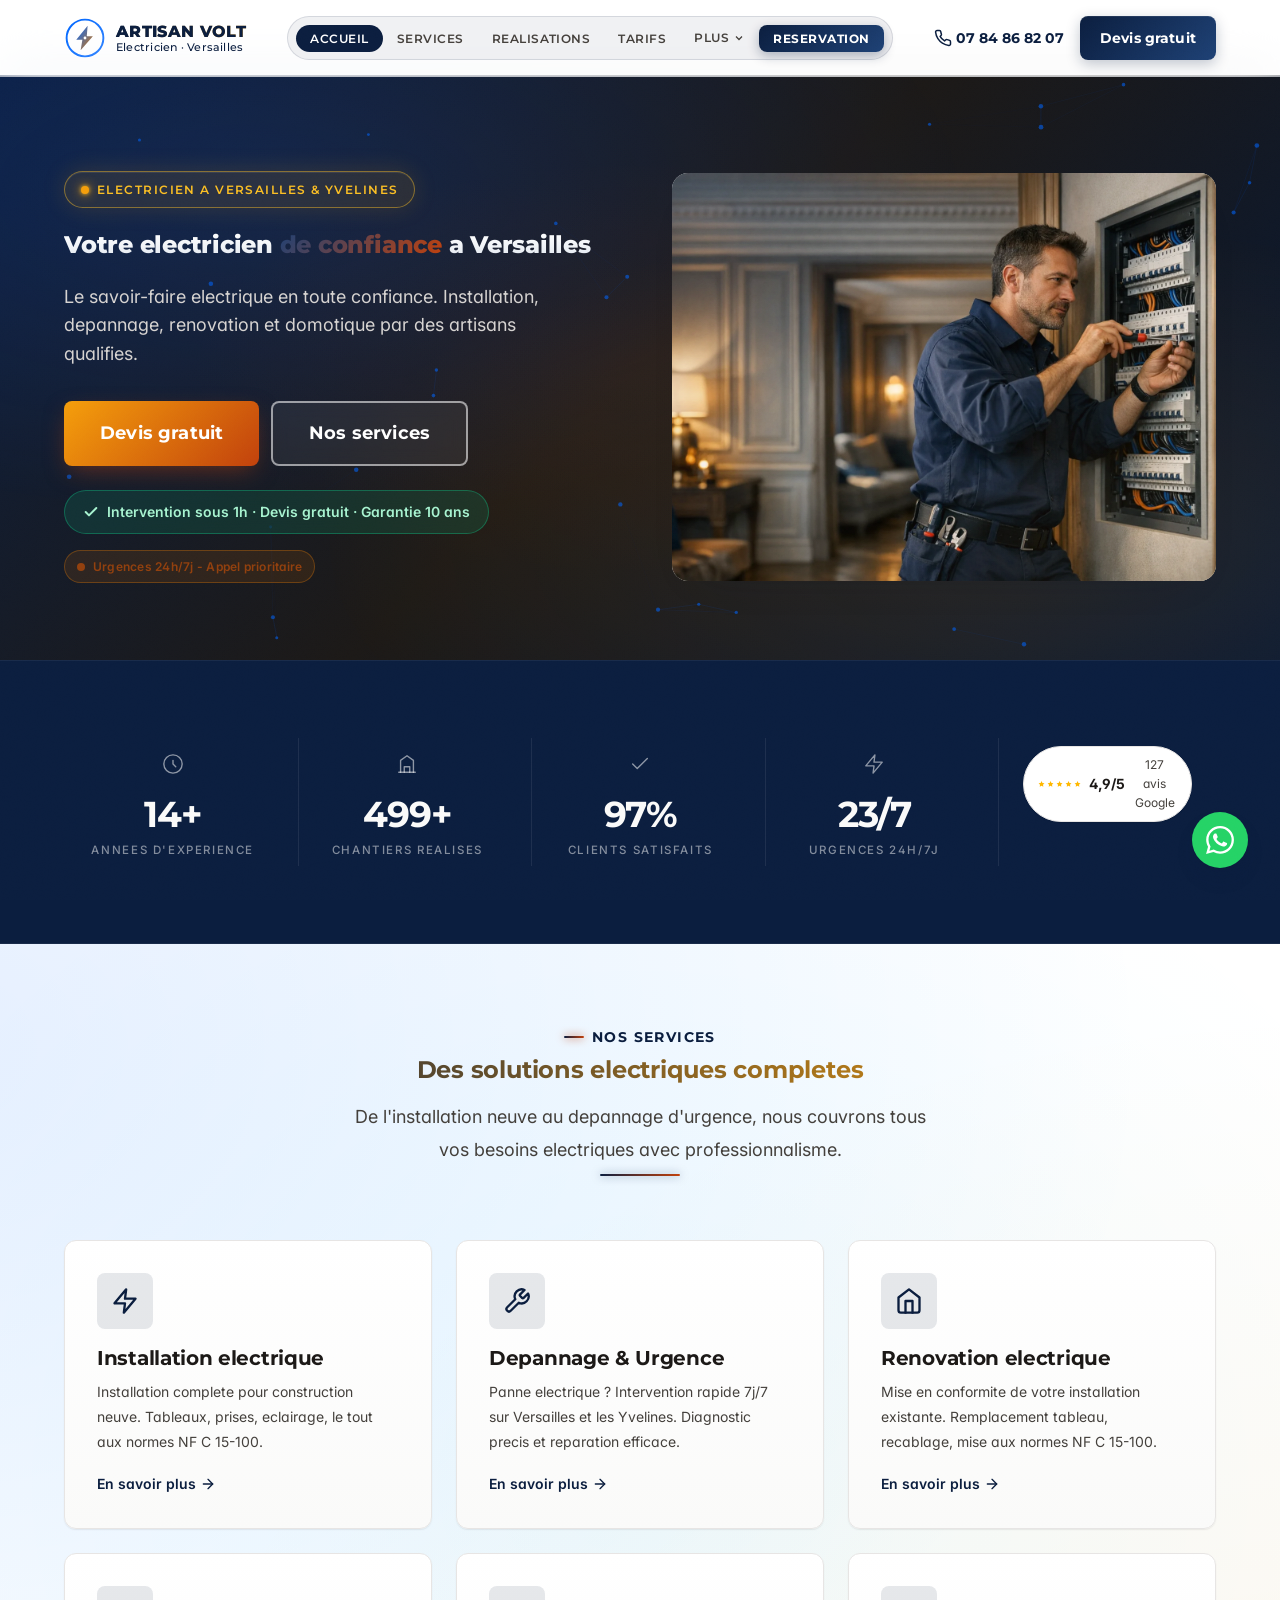
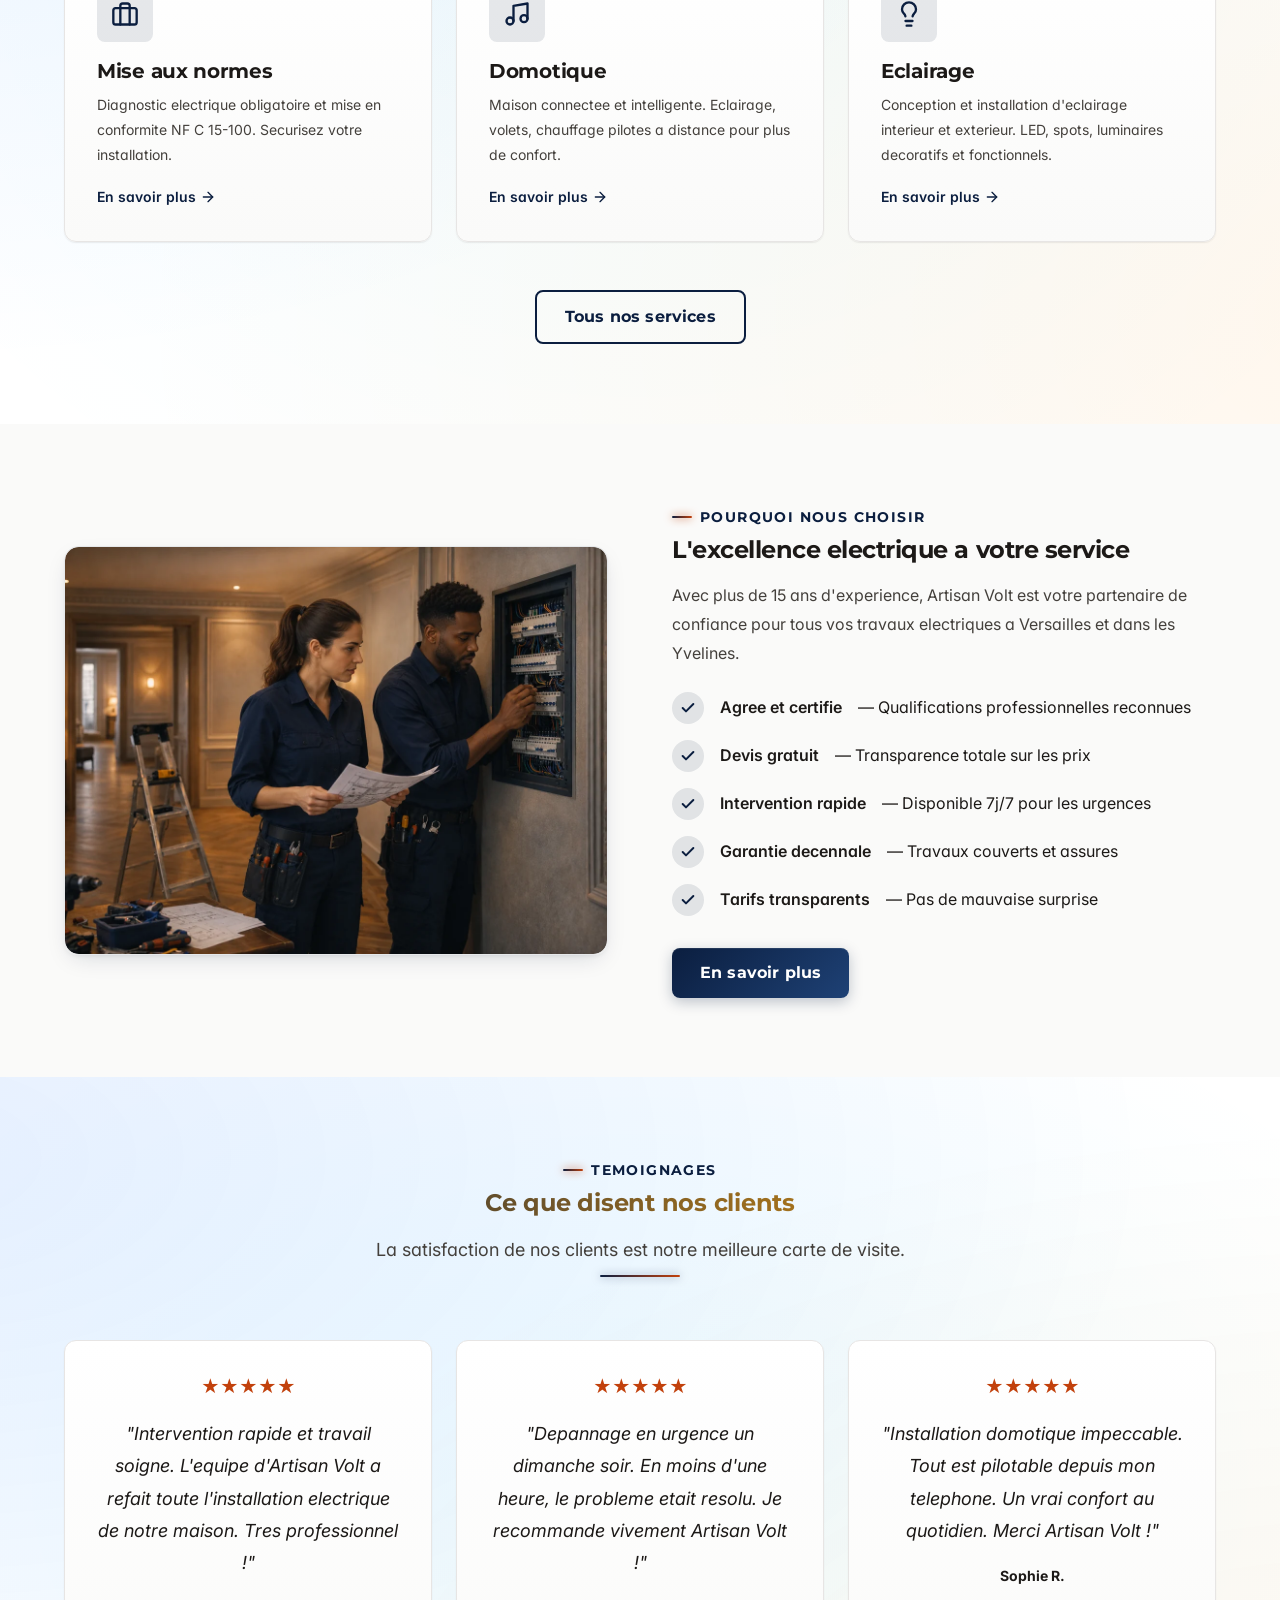
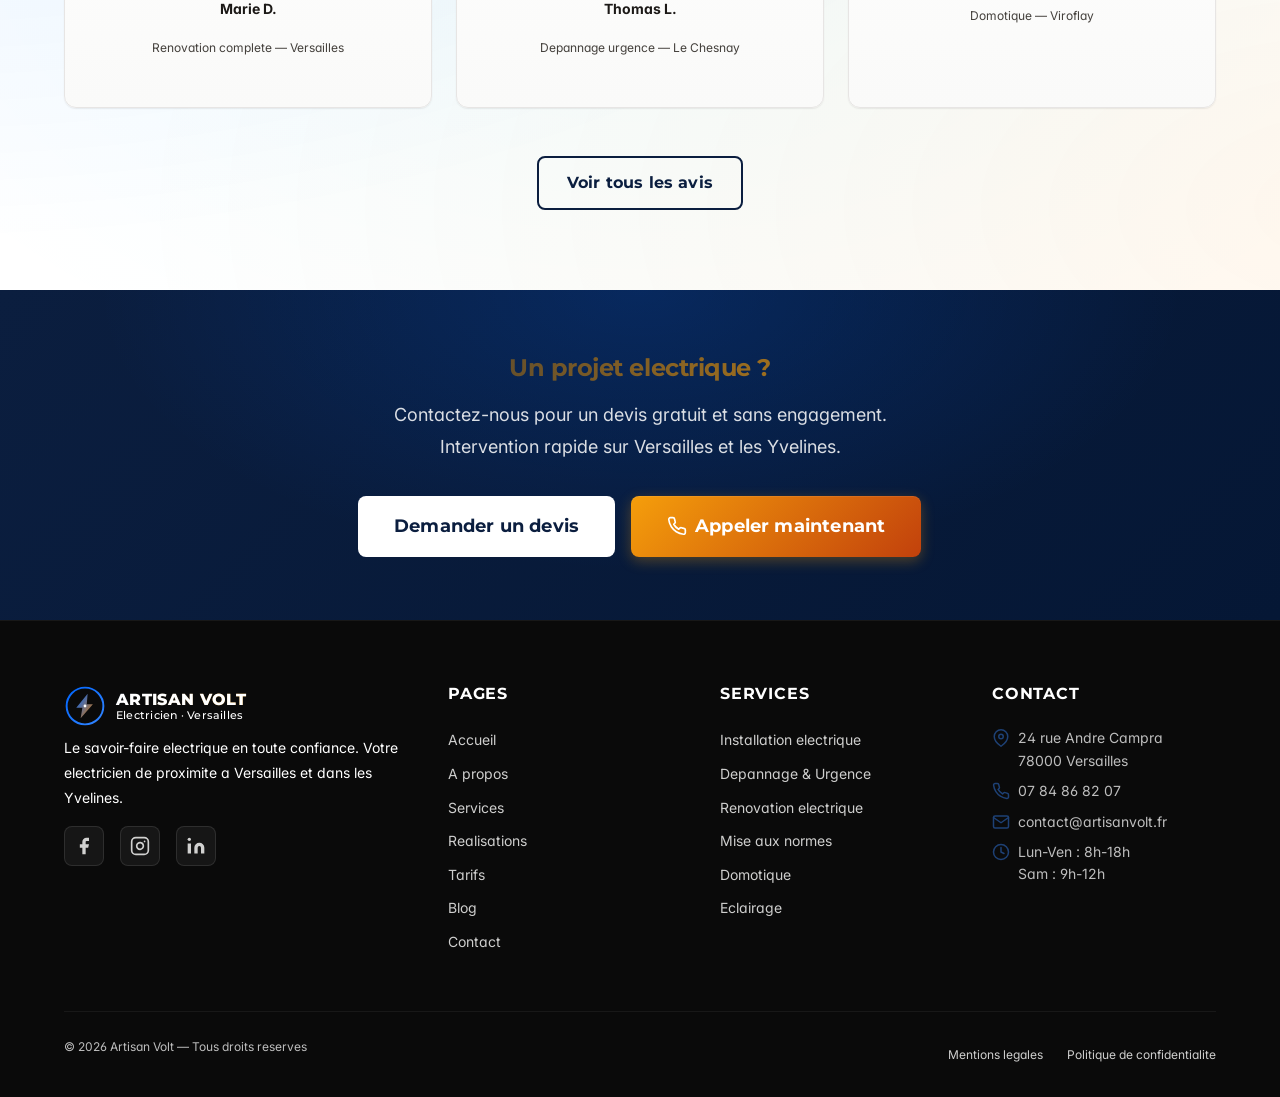
<file: index.html>
<!DOCTYPE html>
<html lang="fr">
<head>
  <meta charset="UTF-8">
  <meta name="viewport" content="width=device-width, initial-scale=1.0">
  <meta name="description" content="Artisan Volt — Électricien professionnel à Versailles (78). Installation, dépannage, rénovation électrique et domotique. Devis gratuit, intervention 24/7.">
  <title>Artisan Volt — Électricien Versailles | Devis gratuit 24/7</title>

  <!-- Fonts (non-bloquant) -->
  <link rel="preconnect" href="https://fonts.googleapis.com">
  <link rel="preconnect" href="https://fonts.gstatic.com" crossorigin>
  <link rel="preload" as="style" href="https://fonts.googleapis.com/css2?family=Inter:wght@400;500;600;700&family=Montserrat:wght@500;600;700;800&display=swap">
  <link rel="stylesheet" media="print" onload="this.media='all'" href="https://fonts.googleapis.com/css2?family=Inter:wght@400;500;600;700&family=Montserrat:wght@500;600;700;800&display=swap">
  <noscript><link rel="stylesheet" href="https://fonts.googleapis.com/css2?family=Inter:wght@400;500;600;700&family=Montserrat:wght@500;600;700;800&display=swap"></noscript>

  <!-- CSS -->
  <link rel="stylesheet" href="assets/css/bundle.min.css?v=2">
<!-- Favicon -->
  <link rel="icon" type="image/svg+xml" href="assets/images/logo-mark.svg">
  <link rel="apple-touch-icon" href="assets/images/logo-mark.svg">
<!-- Schema.org LocalBusiness -->
  <script type="application/ld+json">
  {
    "@context":"https://schema.org",
    "@type":"Electrician",
    "name":"Artisan Volt",
    "image":"https://artisanvolt.fr/assets/images/hero/artisan-volt-hero-premium.webp",
    "url":"https://artisanvolt.fr/",
    "telephone":"+33784868207",
    "priceRange":"$$",
    "address":{
      "@type":"PostalAddress",
      "streetAddress":"24 rue Andre Campra",
      "addressLocality":"Versailles",
      "postalCode":"78000",
      "addressCountry":"FR"
    },
    "geo":{"@type":"GeoCoordinates","latitude":48.8014,"longitude":2.1301},
    "openingHoursSpecification":[
      {"@type":"OpeningHoursSpecification","dayOfWeek":["Monday","Tuesday","Wednesday","Thursday","Friday"],"opens":"08:00","closes":"18:00"},
      {"@type":"OpeningHoursSpecification","dayOfWeek":"Saturday","opens":"09:00","closes":"12:00"}
    ],
    "areaServed":[{"@type":"City","name":"Versailles"},{"@type":"AdministrativeArea","name":"Yvelines"}],
    "aggregateRating":{"@type":"AggregateRating","ratingValue":"4.9","reviewCount":"127"},
    "sameAs":["https://www.facebook.com/","https://www.instagram.com/","https://www.linkedin.com/"]
  }
  </script>
  <!-- SEO: Canonical + Open Graph + Twitter Cards -->
  <link rel="canonical" href="https://artisanvolt.fr/">
  <meta name="theme-color" content="#0B1E3F">
  <meta property="og:site_name" content="Artisan Volt">
  <meta property="og:type" content="website">
  <meta property="og:locale" content="fr_FR">
  <meta property="og:url" content="https://artisanvolt.fr/">
  <meta property="og:title" content="Artisan Volt — Electricien a Versailles">
  <meta property="og:description" content="Le savoir-faire electrique en toute confiance. Installation, depannage, renovation et domotique.">
  <meta property="og:image" content="https://artisanvolt.fr/assets/images/og-cover.svg">
  <meta property="og:image:width" content="1200">
  <meta property="og:image:height" content="630">
  <meta name="twitter:card" content="summary_large_image">
  <meta name="twitter:title" content="Artisan Volt — Electricien a Versailles">
  <meta name="twitter:description" content="Le savoir-faire electrique en toute confiance. Installation, depannage, renovation et domotique.">
  <meta name="twitter:image" content="https://artisanvolt.fr/assets/images/og-cover.svg">
  </head>
<body>
<svg id="volt-svg-defs" xmlns="http://www.w3.org/2000/svg" style="position:absolute;width:0;height:0;overflow:hidden" aria-hidden="true" focusable="false">
  <defs>
    <filter id="volt-crackle" x="-30%" y="-30%" width="160%" height="160%">
      <feTurbulence type="turbulence" baseFrequency="0.035 0.85"
                    numOctaves="4" seed="3" result="n">
        <animate attributeName="baseFrequency"
                 values="0.035 0.85;0.035 0.85;0.035 0.85;0.035 0.85;0.11 2.4;0.18 3.2;0.09 1.8;0.035 0.85;0.035 0.85"
                 dur="4s" repeatCount="indefinite"/>
        <animate attributeName="seed"
                 values="3;3;3;3;8;14;6;3;3"
                 dur="4s" repeatCount="indefinite"/>
      </feTurbulence>
      <feDisplacementMap in="SourceGraphic" in2="n"
                         xChannelSelector="R" yChannelSelector="G">
        <animate attributeName="scale"
                 values="1;1;1;1;18;28;12;2;1"
                 dur="4s" repeatCount="indefinite"/>
      </feDisplacementMap>
    </filter>
  </defs>
</svg>

  <!-- Skip to content -->
  <a href="#main" class="skip-link">Aller au contenu principal</a>

  <!-- ========== HEADER ========== -->
  <header class="header" id="header">
    <div class="header__inner">
            <a href="index.html" class="header__logo" aria-label="Artisan Volt - Accueil">
        <img src="assets/images/logo-mark.svg" alt="" class="header__logo-img" width="44" height="44" aria-hidden="true">
        <span class="header__logo-text">
          <span class="header__logo-brand">ARTISAN VOLT</span>
          <span class="header__logo-slogan">Electricien &middot; Versailles</span>
        </span>
      </a>

      <nav class="nav" id="nav" aria-label="Navigation principale">
        <ul class="nav__list"><li><a href="index.html" class="nav__link nav__link--active">Accueil</a></li><li><a href="services.html" class="nav__link">Services</a></li><li><a href="portfolio.html" class="nav__link">Realisations</a></li><li><a href="pricing.html" class="nav__link">Tarifs</a></li><li class="nav__dropdown">  <button class="nav__link nav__dropdown-toggle" aria-expanded="false" aria-haspopup="true">    Plus    <svg width="12" height="12" viewBox="0 0 24 24" fill="none" stroke="currentColor" stroke-width="2.5" aria-hidden="true"><polyline points="6 9 12 15 18 9"/></svg>  </button>  <ul class="nav__dropdown-menu" role="menu">    <li><a href="testimonials.html" class="nav__dropdown-link">Avis clients</a></li>    <li><a href="blog.html" class="nav__dropdown-link">Blog</a></li>    <li><a href="about.html" class="nav__dropdown-link">A propos</a></li>    <li><a href="team.html" class="nav__dropdown-link">Equipe</a></li>    <li><a href="faq.html" class="nav__dropdown-link">FAQ</a></li>    <li><a href="contact.html" class="nav__dropdown-link">Contact</a></li>  </ul></li><li><a href="booking.html" class="nav__link nav__cta">Reservation</a></li></ul>
      </nav>

      <div class="header__cta">
        <a href="tel:+33784868207" class="header__phone" aria-label="Appeler Artisan Volt">
          <svg width="18" height="18" viewBox="0 0 24 24" fill="none" stroke="currentColor" stroke-width="2" stroke-linecap="round" stroke-linejoin="round" aria-hidden="true"><path d="M22 16.92v3a2 2 0 0 1-2.18 2 19.79 19.79 0 0 1-8.63-3.07 19.5 19.5 0 0 1-6-6 19.79 19.79 0 0 1-3.07-8.67A2 2 0 0 1 4.11 2h3a2 2 0 0 1 2 1.72c.127.96.361 1.903.7 2.81a2 2 0 0 1-.45 2.11L8.09 9.91a16 16 0 0 0 6 6l1.27-1.27a2 2 0 0 1 2.11-.45c.907.339 1.85.573 2.81.7A2 2 0 0 1 22 16.92z"></path></svg>
          07 84 86 82 07
        </a>
        <a href="contact.html" class="btn btn--primary btn--sm">Devis gratuit</a>
      </div>

      <button class="menu-toggle" id="menu-toggle" aria-label="Ouvrir le menu" aria-expanded="false">
        <span class="menu-toggle__bar"></span>
        <span class="menu-toggle__bar"></span>
        <span class="menu-toggle__bar"></span>
      </button>
    </div>
  </header>
  <div class="nav-overlay" id="nav-overlay"></div>

  <main id="main">
    <!-- ========== HERO ========== -->
    <section class="hero">
          <div class="hero__bg-pattern" aria-hidden="true"></div>
          <canvas class="hero__fx" data-hero-fx aria-hidden="true"></canvas>
      <div class="container">
        <div class="hero__inner">
          <div class="hero__content">
            <span class="hud-tag" data-spark>Electricien a Versailles &amp; Yvelines</span>
            <h1 class="hero__title" data-spark>Votre electricien <span>de confiance</span> a Versailles</h1>
            <p class="hero__description">Le savoir-faire electrique en toute confiance. Installation, depannage, renovation et domotique par des artisans qualifies.</p>
            <div class="hero__buttons">
              <a href="contact.html" class="btn btn--accent btn--lg magnetic glow-pulse" data-spark>Devis gratuit</a>
              <a href="services.html" class="btn btn--secondary btn--lg" style="border-color: white; color: white;" data-spark>Nos services</a>
            </div>
            <div class="hero__reassurance" role="status">
              <svg viewBox="0 0 24 24" aria-hidden="true"><polyline points="20 6 9 17 4 12" fill="none" stroke="currentColor" stroke-width="3" stroke-linecap="round" stroke-linejoin="round"/></svg>
              <span>Intervention sous 1h &middot; Devis gratuit &middot; Garantie 10 ans</span>
            </div>
            <div class="availability-badge" data-availability data-status="open" data-spark style="margin-top:1rem">
              <span class="availability-badge__dot" aria-hidden="true"></span>
              <span class="availability-badge__label">Disponible maintenant</span>
            </div>
          </div>
          <div class="hero__image">
            <img src="assets/images/hero/artisan-volt-hero-premium.webp" alt="Electricien Artisan Volt travaillant sur un tableau electrique dans un appartement haut de gamme a Versailles" width="600" height="450" loading="eager" fetchpriority="high" decoding="async">
          </div>
        </div>
      </div>
    </section>

    <!-- ========== BARRE DE CONFIANCE ========== -->
    <section class="trust-bar" aria-label="Chiffres cles">
      <div class="container">
        <div class="trust-bar__inner">
          <div class="trust-bar__item trust-bar__item--blue reveal">
            <div class="trust-bar__icon" aria-hidden="true">
              <svg viewBox="0 0 24 24" fill="none" stroke="currentColor" stroke-width="2" stroke-linecap="round" stroke-linejoin="round"><path d="M12 8v4l3 3"/><circle cx="12" cy="12" r="10"/></svg>
            </div>
            <div class="trust-bar__number" data-count="15">0</div>
            <div class="trust-bar__label">Annees d'experience</div>
          </div>
          <div class="trust-bar__item trust-bar__item--orange reveal reveal--delay-1">
            <div class="trust-bar__icon" aria-hidden="true">
              <svg viewBox="0 0 24 24" fill="none" stroke="currentColor" stroke-width="2" stroke-linecap="round" stroke-linejoin="round"><path d="M3 21h18"/><path d="M5 21V8l7-5 7 5v13"/><path d="M9 21v-6h6v6"/></svg>
            </div>
            <div class="trust-bar__number" data-count="500">0</div>
            <div class="trust-bar__label">Chantiers realises</div>
          </div>
          <div class="trust-bar__item trust-bar__item--green reveal reveal--delay-2">
            <div class="trust-bar__icon" aria-hidden="true">
              <svg viewBox="0 0 24 24" fill="none" stroke="currentColor" stroke-width="2" stroke-linecap="round" stroke-linejoin="round"><path d="M20 6L9 17l-5-5"/></svg>
            </div>
            <div class="trust-bar__number" data-count="98" data-suffix="%">0</div>
            <div class="trust-bar__label">Clients satisfaits</div>
          </div>
          <div class="trust-bar__item trust-bar__item--red reveal reveal--delay-3">
            <div class="trust-bar__icon" aria-hidden="true">
              <svg viewBox="0 0 24 24" fill="none" stroke="currentColor" stroke-width="2" stroke-linecap="round" stroke-linejoin="round"><path d="M13 2L3 14h9l-1 8 10-12h-9l1-8z"/></svg>
            </div>
            <div class="trust-bar__number" data-count="24" data-suffix="/7">0</div>
            <div class="trust-bar__label">Urgences 24h/7j</div>
          </div>
          <div class="trust-bar__item reveal reveal--delay-3">
            <div class="trust-rating" aria-label="Note 4.9 sur 5 — 127 avis Google">
              <span class="trust-rating__stars" aria-hidden="true">
                <svg viewBox="0 0 24 24"><polygon points="12 2 15.09 8.26 22 9.27 17 14.14 18.18 21.02 12 17.77 5.82 21.02 7 14.14 2 9.27 8.91 8.26 12 2"/></svg>
                <svg viewBox="0 0 24 24"><polygon points="12 2 15.09 8.26 22 9.27 17 14.14 18.18 21.02 12 17.77 5.82 21.02 7 14.14 2 9.27 8.91 8.26 12 2"/></svg>
                <svg viewBox="0 0 24 24"><polygon points="12 2 15.09 8.26 22 9.27 17 14.14 18.18 21.02 12 17.77 5.82 21.02 7 14.14 2 9.27 8.91 8.26 12 2"/></svg>
                <svg viewBox="0 0 24 24"><polygon points="12 2 15.09 8.26 22 9.27 17 14.14 18.18 21.02 12 17.77 5.82 21.02 7 14.14 2 9.27 8.91 8.26 12 2"/></svg>
                <svg viewBox="0 0 24 24"><polygon points="12 2 15.09 8.26 22 9.27 17 14.14 18.18 21.02 12 17.77 5.82 21.02 7 14.14 2 9.27 8.91 8.26 12 2"/></svg>
              </span>
              <span class="trust-rating__value">4,9/5</span>
              <span class="trust-rating__meta">127 avis Google</span>
            </div>
          </div>
        </div>

        <!-- Certifications -->
        <div class="certifications reveal" aria-label="Nos certifications">
          <div class="certif-badge">
            <svg viewBox="0 0 24 24" fill="none" stroke="currentColor" stroke-width="2" stroke-linecap="round" stroke-linejoin="round" aria-hidden="true"><path d="M9 12l2 2 4-4"/><circle cx="12" cy="12" r="10"/></svg>
            <span>Qualifelec</span>
          </div>
          <div class="certif-badge">
            <svg viewBox="0 0 24 24" fill="none" stroke="currentColor" stroke-width="2" stroke-linecap="round" stroke-linejoin="round" aria-hidden="true"><path d="M22 11.08V12a10 10 0 1 1-5.93-9.14"/><polyline points="22 4 12 14.01 9 11.01"/></svg>
            <span>RGE</span>
          </div>
          <div class="certif-badge">
            <svg viewBox="0 0 24 24" fill="none" stroke="currentColor" stroke-width="2" stroke-linecap="round" stroke-linejoin="round" aria-hidden="true"><rect x="3" y="11" width="18" height="11" rx="2" ry="2"/><path d="M7 11V7a5 5 0 0 1 10 0v4"/></svg>
            <span>Assure decennale</span>
          </div>
          <div class="certif-badge">
            <svg viewBox="0 0 24 24" fill="none" stroke="currentColor" stroke-width="2" stroke-linecap="round" stroke-linejoin="round" aria-hidden="true"><path d="M12 2 L15 8 L22 9 L17 14 L18 21 L12 18 L6 21 L7 14 L2 9 L9 8 Z"/></svg>
            <span>Norme NF C 15-100</span>
          </div>
          <div class="certif-badge">
            <svg viewBox="0 0 24 24" fill="none" stroke="currentColor" stroke-width="2" stroke-linecap="round" stroke-linejoin="round" aria-hidden="true"><path d="M21 15a2 2 0 0 1-2 2H7l-4 4V5a2 2 0 0 1 2-2h14a2 2 0 0 1 2 2z"/></svg>
            <span>Garantie satisfait</span>
          </div>
        </div>

        <!-- Zone de couverture -->
        <div class="coverage-zone reveal" aria-label="Communes desservies">
          <span class="coverage-zone__city">Versailles</span>
          <span class="coverage-zone__city">Le Chesnay</span>
          <span class="coverage-zone__city">Viroflay</span>
          <span class="coverage-zone__city">Velizy</span>
          <span class="coverage-zone__city">Saint-Cyr-l'Ecole</span>
          <span class="coverage-zone__city">Plaisir</span>
          <span class="coverage-zone__city">Bailly</span>
          <span class="coverage-zone__city">Noisy-le-Roi</span>
          <span class="coverage-zone__city">Jouy-en-Josas</span>
          <span class="coverage-zone__city">Buc</span>
        </div>
      </div>
    </section>

    <!-- ========== SERVICES ========== -->
    <section class="section mesh-bg" id="services">
      <div class="container">
        <div class="section__header reveal">
          <span class="section__subtitle">Nos services</span>
          <h2 class="section__title">Des solutions electriques completes</h2>
          <p class="section__description">De l'installation neuve au depannage d'urgence, nous couvrons tous vos besoins electriques avec professionnalisme.</p>
        </div>
        <div class="grid grid--3">
          <div class="card card-service reveal">
            <div class="card-service__icon">
              <svg viewBox="0 0 24 24" fill="none" stroke="currentColor" stroke-width="2" stroke-linecap="round" stroke-linejoin="round" aria-hidden="true"><path d="M13 2L3 14h9l-1 8 10-12h-9l1-8z"/></svg>
            </div>
            <h3 class="card-service__title">Installation electrique</h3>
            <p class="card-service__description">Installation complete pour construction neuve. Tableaux, prises, eclairage, le tout aux normes NF C 15-100.</p>
            <a href="services.html" class="card-service__link">
              En savoir plus
              <svg viewBox="0 0 24 24" fill="none" stroke="currentColor" stroke-width="2" stroke-linecap="round" stroke-linejoin="round" aria-hidden="true"><line x1="5" y1="12" x2="19" y2="12"/><polyline points="12 5 19 12 12 19"/></svg>
            </a>
          </div>
          <div class="card card-service reveal reveal--delay-1">
            <div class="card-service__icon">
              <svg viewBox="0 0 24 24" fill="none" stroke="currentColor" stroke-width="2" stroke-linecap="round" stroke-linejoin="round" aria-hidden="true"><path d="M14.7 6.3a1 1 0 0 0 0 1.4l1.6 1.6a1 1 0 0 0 1.4 0l3.77-3.77a6 6 0 0 1-7.94 7.94l-6.91 6.91a2.12 2.12 0 0 1-3-3l6.91-6.91a6 6 0 0 1 7.94-7.94l-3.76 3.76z"/></svg>
            </div>
            <h3 class="card-service__title">Depannage & Urgence</h3>
            <p class="card-service__description">Panne electrique ? Intervention rapide 7j/7 sur Versailles et les Yvelines. Diagnostic precis et reparation efficace.</p>
            <a href="services.html" class="card-service__link">
              En savoir plus
              <svg viewBox="0 0 24 24" fill="none" stroke="currentColor" stroke-width="2" stroke-linecap="round" stroke-linejoin="round" aria-hidden="true"><line x1="5" y1="12" x2="19" y2="12"/><polyline points="12 5 19 12 12 19"/></svg>
            </a>
          </div>
          <div class="card card-service reveal reveal--delay-2">
            <div class="card-service__icon">
              <svg viewBox="0 0 24 24" fill="none" stroke="currentColor" stroke-width="2" stroke-linecap="round" stroke-linejoin="round" aria-hidden="true"><path d="M3 9l9-7 9 7v11a2 2 0 0 1-2 2H5a2 2 0 0 1-2-2z"/><polyline points="9 22 9 12 15 12 15 22"/></svg>
            </div>
            <h3 class="card-service__title">Renovation electrique</h3>
            <p class="card-service__description">Mise en conformite de votre installation existante. Remplacement tableau, recablage, mise aux normes NF C 15-100.</p>
            <a href="services.html" class="card-service__link">
              En savoir plus
              <svg viewBox="0 0 24 24" fill="none" stroke="currentColor" stroke-width="2" stroke-linecap="round" stroke-linejoin="round" aria-hidden="true"><line x1="5" y1="12" x2="19" y2="12"/><polyline points="12 5 19 12 12 19"/></svg>
            </a>
          </div>
          <div class="card card-service reveal">
            <div class="card-service__icon">
              <svg viewBox="0 0 24 24" fill="none" stroke="currentColor" stroke-width="2" stroke-linecap="round" stroke-linejoin="round" aria-hidden="true"><rect x="2" y="7" width="20" height="14" rx="2" ry="2"/><path d="M16 21V5a2 2 0 0 0-2-2h-4a2 2 0 0 0-2 2v16"/></svg>
            </div>
            <h3 class="card-service__title">Mise aux normes</h3>
            <p class="card-service__description">Diagnostic electrique obligatoire et mise en conformite NF C 15-100. Securisez votre installation.</p>
            <a href="services.html" class="card-service__link">
              En savoir plus
              <svg viewBox="0 0 24 24" fill="none" stroke="currentColor" stroke-width="2" stroke-linecap="round" stroke-linejoin="round" aria-hidden="true"><line x1="5" y1="12" x2="19" y2="12"/><polyline points="12 5 19 12 12 19"/></svg>
            </a>
          </div>
          <div class="card card-service reveal reveal--delay-1">
            <div class="card-service__icon">
              <svg viewBox="0 0 24 24" fill="none" stroke="currentColor" stroke-width="2" stroke-linecap="round" stroke-linejoin="round" aria-hidden="true"><path d="M9 18V5l12-2v13"/><circle cx="6" cy="18" r="3"/><circle cx="18" cy="16" r="3"/></svg>
            </div>
            <h3 class="card-service__title">Domotique</h3>
            <p class="card-service__description">Maison connectee et intelligente. Eclairage, volets, chauffage pilotes a distance pour plus de confort.</p>
            <a href="services.html" class="card-service__link">
              En savoir plus
              <svg viewBox="0 0 24 24" fill="none" stroke="currentColor" stroke-width="2" stroke-linecap="round" stroke-linejoin="round" aria-hidden="true"><line x1="5" y1="12" x2="19" y2="12"/><polyline points="12 5 19 12 12 19"/></svg>
            </a>
          </div>
          <div class="card card-service reveal reveal--delay-2">
            <div class="card-service__icon">
              <svg viewBox="0 0 24 24" fill="none" stroke="currentColor" stroke-width="2" stroke-linecap="round" stroke-linejoin="round" aria-hidden="true"><line x1="9" y1="18" x2="15" y2="18"/><line x1="10" y1="22" x2="14" y2="22"/><path d="M15.09 14c.18-.98.65-1.74 1.41-2.5A4.65 4.65 0 0 0 18 8 6 6 0 0 0 6 8c0 1 .23 2.23 1.5 3.5A4.61 4.61 0 0 1 8.91 14"/></svg>
            </div>
            <h3 class="card-service__title">Eclairage</h3>
            <p class="card-service__description">Conception et installation d'eclairage interieur et exterieur. LED, spots, luminaires decoratifs et fonctionnels.</p>
            <a href="services.html" class="card-service__link">
              En savoir plus
              <svg viewBox="0 0 24 24" fill="none" stroke="currentColor" stroke-width="2" stroke-linecap="round" stroke-linejoin="round" aria-hidden="true"><line x1="5" y1="12" x2="19" y2="12"/><polyline points="12 5 19 12 12 19"/></svg>
            </a>
          </div>
        </div>
        <div style="text-align: center; margin-top: var(--space-2xl);">
          <a href="services.html" class="btn btn--secondary">Tous nos services</a>
        </div>
      </div>
    </section>

    <!-- ========== POURQUOI NOUS ========== -->
    <section class="section section--alt" id="why-us">
      <div class="container">
        <div class="split">
          <div class="reveal media-gradient-block">
            <img src="assets/images/content/artisan-volt-about-premium.webp" alt="Deux electriciens Artisan Volt preparant une intervention dans un interieur premium a Versailles" width="560" height="420" loading="lazy" decoding="async">
          </div>
          <div class="reveal reveal--delay-1">
            <span class="section__subtitle">Pourquoi nous choisir</span>
            <h2>L'excellence electrique a votre service</h2>
            <p style="margin-top: var(--space-md);">Avec plus de 15 ans d'experience, Artisan Volt est votre partenaire de confiance pour tous vos travaux electriques a Versailles et dans les Yvelines.</p>
            <ul style="margin-top: var(--space-lg); display: flex; flex-direction: column; gap: var(--space-md);">
              <li style="display: flex; align-items: center; gap: var(--space-md); color: var(--color-text);">
                <span style="width: 32px; height: 32px; border-radius: 50%; background: rgba(var(--color-primary-rgb), 0.1); display: flex; align-items: center; justify-content: center; flex-shrink: 0;">
                  <svg width="16" height="16" viewBox="0 0 24 24" fill="none" stroke="var(--color-primary)" stroke-width="3" stroke-linecap="round" stroke-linejoin="round" aria-hidden="true"><polyline points="20 6 9 17 4 12"/></svg>
                </span>
                <strong>Agree et certifie</strong> — Qualifications professionnelles reconnues
              </li>
              <li style="display: flex; align-items: center; gap: var(--space-md); color: var(--color-text);">
                <span style="width: 32px; height: 32px; border-radius: 50%; background: rgba(var(--color-primary-rgb), 0.1); display: flex; align-items: center; justify-content: center; flex-shrink: 0;">
                  <svg width="16" height="16" viewBox="0 0 24 24" fill="none" stroke="var(--color-primary)" stroke-width="3" stroke-linecap="round" stroke-linejoin="round" aria-hidden="true"><polyline points="20 6 9 17 4 12"/></svg>
                </span>
                <strong>Devis gratuit</strong> — Transparence totale sur les prix
              </li>
              <li style="display: flex; align-items: center; gap: var(--space-md); color: var(--color-text);">
                <span style="width: 32px; height: 32px; border-radius: 50%; background: rgba(var(--color-primary-rgb), 0.1); display: flex; align-items: center; justify-content: center; flex-shrink: 0;">
                  <svg width="16" height="16" viewBox="0 0 24 24" fill="none" stroke="var(--color-primary)" stroke-width="3" stroke-linecap="round" stroke-linejoin="round" aria-hidden="true"><polyline points="20 6 9 17 4 12"/></svg>
                </span>
                <strong>Intervention rapide</strong> — Disponible 7j/7 pour les urgences
              </li>
              <li style="display: flex; align-items: center; gap: var(--space-md); color: var(--color-text);">
                <span style="width: 32px; height: 32px; border-radius: 50%; background: rgba(var(--color-primary-rgb), 0.1); display: flex; align-items: center; justify-content: center; flex-shrink: 0;">
                  <svg width="16" height="16" viewBox="0 0 24 24" fill="none" stroke="var(--color-primary)" stroke-width="3" stroke-linecap="round" stroke-linejoin="round" aria-hidden="true"><polyline points="20 6 9 17 4 12"/></svg>
                </span>
                <strong>Garantie decennale</strong> — Travaux couverts et assures
              </li>
              <li style="display: flex; align-items: center; gap: var(--space-md); color: var(--color-text);">
                <span style="width: 32px; height: 32px; border-radius: 50%; background: rgba(var(--color-primary-rgb), 0.1); display: flex; align-items: center; justify-content: center; flex-shrink: 0;">
                  <svg width="16" height="16" viewBox="0 0 24 24" fill="none" stroke="var(--color-primary)" stroke-width="3" stroke-linecap="round" stroke-linejoin="round" aria-hidden="true"><polyline points="20 6 9 17 4 12"/></svg>
                </span>
                <strong>Tarifs transparents</strong> — Pas de mauvaise surprise
              </li>
            </ul>
            <div style="margin-top: var(--space-xl);">
              <a href="about.html" class="btn btn--primary">En savoir plus</a>
            </div>
          </div>
        </div>
      </div>
    </section>

    <!-- ========== TEMOIGNAGES ========== -->
    <section class="section mesh-bg" id="testimonials">
      <div class="container">
        <div class="section__header reveal">
          <span class="section__subtitle">Temoignages</span>
          <h2 class="section__title">Ce que disent nos clients</h2>
          <p class="section__description">La satisfaction de nos clients est notre meilleure carte de visite.</p>
        </div>
        <div class="grid grid--3">
          <div class="card card-testimonial reveal">
            <div class="card-testimonial__stars" aria-label="5 etoiles sur 5">&#9733;&#9733;&#9733;&#9733;&#9733;</div>
            <p class="card-testimonial__text">"Intervention rapide et travail soigne. L'equipe d'Artisan Volt a refait toute l'installation electrique de notre maison. Tres professionnel !"</p>
            <p class="card-testimonial__author">Marie D.</p>
            <p class="card-testimonial__role">Renovation complete — Versailles</p>
          </div>
          <div class="card card-testimonial reveal reveal--delay-1">
            <div class="card-testimonial__stars" aria-label="5 etoiles sur 5">&#9733;&#9733;&#9733;&#9733;&#9733;</div>
            <p class="card-testimonial__text">"Depannage en urgence un dimanche soir. En moins d'une heure, le probleme etait resolu. Je recommande vivement Artisan Volt !"</p>
            <p class="card-testimonial__author">Thomas L.</p>
            <p class="card-testimonial__role">Depannage urgence — Le Chesnay</p>
          </div>
          <div class="card card-testimonial reveal reveal--delay-2">
            <div class="card-testimonial__stars" aria-label="5 etoiles sur 5">&#9733;&#9733;&#9733;&#9733;&#9733;</div>
            <p class="card-testimonial__text">"Installation domotique impeccable. Tout est pilotable depuis mon telephone. Un vrai confort au quotidien. Merci Artisan Volt !"</p>
            <p class="card-testimonial__author">Sophie R.</p>
            <p class="card-testimonial__role">Domotique — Viroflay</p>
          </div>
        </div>
        <div style="text-align: center; margin-top: var(--space-2xl);">
          <a href="testimonials.html" class="btn btn--secondary">Voir tous les avis</a>
        </div>
      </div>
    </section>

    <!-- ========== CTA FINAL ========== -->
    <section class="cta-section">
      <div class="container">
        <div class="reveal">
          <h2 class="cta-section__title">Un projet electrique ?</h2>
          <p class="cta-section__description">Contactez-nous pour un devis gratuit et sans engagement. Intervention rapide sur Versailles et les Yvelines.</p>
          <div class="cta-section__buttons">
            <a href="contact.html" class="btn btn--white btn--lg">Demander un devis</a>
            <a href="tel:+33784868207" class="btn btn--accent btn--lg magnetic glow-pulse">
              <svg width="20" height="20" viewBox="0 0 24 24" fill="none" stroke="currentColor" stroke-width="2" stroke-linecap="round" stroke-linejoin="round" aria-hidden="true"><path d="M22 16.92v3a2 2 0 0 1-2.18 2 19.79 19.79 0 0 1-8.63-3.07 19.5 19.5 0 0 1-6-6 19.79 19.79 0 0 1-3.07-8.67A2 2 0 0 1 4.11 2h3a2 2 0 0 1 2 1.72c.127.96.361 1.903.7 2.81a2 2 0 0 1-.45 2.11L8.09 9.91a16 16 0 0 0 6 6l1.27-1.27a2 2 0 0 1 2.11-.45c.907.339 1.85.573 2.81.7A2 2 0 0 1 22 16.92z"/></svg>
              Appeler maintenant
            </a>
          </div>
        </div>
      </div>
    </section>
  </main>

  <!-- ========== FOOTER ========== -->
  <footer class="footer">
    <div class="container">
      <div class="footer__inner">
        <div class="footer__brand">
                <a href="index.html" class="header__logo" aria-label="Artisan Volt - Accueil">
        <img src="assets/images/logo-mark.svg" alt="" class="header__logo-img" width="44" height="44" aria-hidden="true">
        <span class="header__logo-text">
          <span class="header__logo-brand">ARTISAN VOLT</span>
          <span class="header__logo-slogan">Electricien &middot; Versailles</span>
        </span>
      </a>
          <p>Le savoir-faire electrique en toute confiance. Votre electricien de proximite a Versailles et dans les Yvelines.</p>
          <div class="footer__socials">
            <a href="#" class="footer__social-link" aria-label="Facebook">
              <svg viewBox="0 0 24 24" fill="currentColor" aria-hidden="true"><path d="M18 2h-3a5 5 0 0 0-5 5v3H7v4h3v8h4v-8h3l1-4h-4V7a1 1 0 0 1 1-1h3z"/></svg>
            </a>
            <a href="#" class="footer__social-link" aria-label="Instagram">
              <svg viewBox="0 0 24 24" fill="none" stroke="currentColor" stroke-width="2" stroke-linecap="round" stroke-linejoin="round" aria-hidden="true"><rect x="2" y="2" width="20" height="20" rx="5" ry="5"/><path d="M16 11.37A4 4 0 1 1 12.63 8 4 4 0 0 1 16 11.37z"/><line x1="17.5" y1="6.5" x2="17.51" y2="6.5"/></svg>
            </a>
            <a href="#" class="footer__social-link" aria-label="LinkedIn">
              <svg viewBox="0 0 24 24" fill="currentColor" aria-hidden="true"><path d="M16 8a6 6 0 0 1 6 6v7h-4v-7a2 2 0 0 0-2-2 2 2 0 0 0-2 2v7h-4v-7a6 6 0 0 1 6-6z"/><rect x="2" y="9" width="4" height="12"/><circle cx="4" cy="4" r="2"/></svg>
            </a>
          </div>
        </div>
        <div>
          <h4 class="footer__heading">Pages</h4>
          <ul class="footer__links">
            <li><a href="index.html">Accueil</a></li>
            <li><a href="about.html">A propos</a></li>
            <li><a href="services.html">Services</a></li>
            <li><a href="portfolio.html">Realisations</a></li>
            <li><a href="pricing.html">Tarifs</a></li>
            <li><a href="blog.html">Blog</a></li>
            <li><a href="contact.html">Contact</a></li>
          </ul>
        </div>
        <div>
          <h4 class="footer__heading">Services</h4>
          <ul class="footer__links">
            <li><a href="services.html">Installation electrique</a></li>
            <li><a href="services.html">Depannage & Urgence</a></li>
            <li><a href="services.html">Renovation electrique</a></li>
            <li><a href="services.html">Mise aux normes</a></li>
            <li><a href="services.html">Domotique</a></li>
            <li><a href="services.html">Eclairage</a></li>
          </ul>
        </div>
        <div>
          <h4 class="footer__heading">Contact</h4>
          <div class="footer__contact-item">
            <svg viewBox="0 0 24 24" fill="none" stroke="currentColor" stroke-width="2" stroke-linecap="round" stroke-linejoin="round" aria-hidden="true"><path d="M21 10c0 7-9 13-9 13s-9-6-9-13a9 9 0 0 1 18 0z"/><circle cx="12" cy="10" r="3"/></svg>
            <span>24 rue Andre Campra<br>78000 Versailles</span>
          </div>
          <div class="footer__contact-item">
            <svg viewBox="0 0 24 24" fill="none" stroke="currentColor" stroke-width="2" stroke-linecap="round" stroke-linejoin="round" aria-hidden="true"><path d="M22 16.92v3a2 2 0 0 1-2.18 2 19.79 19.79 0 0 1-8.63-3.07 19.5 19.5 0 0 1-6-6 19.79 19.79 0 0 1-3.07-8.67A2 2 0 0 1 4.11 2h3a2 2 0 0 1 2 1.72c.127.96.361 1.903.7 2.81a2 2 0 0 1-.45 2.11L8.09 9.91a16 16 0 0 0 6 6l1.27-1.27a2 2 0 0 1 2.11-.45c.907.339 1.85.573 2.81.7A2 2 0 0 1 22 16.92z"/></svg>
            <span>07 84 86 82 07</span>
          </div>
          <div class="footer__contact-item">
            <svg viewBox="0 0 24 24" fill="none" stroke="currentColor" stroke-width="2" stroke-linecap="round" stroke-linejoin="round" aria-hidden="true"><path d="M4 4h16c1.1 0 2 .9 2 2v12c0 1.1-.9 2-2 2H4c-1.1 0-2-.9-2-2V6c0-1.1.9-2 2-2z"/><polyline points="22,6 12,13 2,6"/></svg>
            <span>contact@artisanvolt.fr</span>
          </div>
          <div class="footer__contact-item">
            <svg viewBox="0 0 24 24" fill="none" stroke="currentColor" stroke-width="2" stroke-linecap="round" stroke-linejoin="round" aria-hidden="true"><circle cx="12" cy="12" r="10"/><polyline points="12 6 12 12 16 14"/></svg>
            <span>Lun-Ven : 8h-18h<br>Sam : 9h-12h</span>
          </div>
        </div>
      </div>
      <div class="footer__bottom">
        <p class="footer__copyright">&copy; 2026 Artisan Volt — Tous droits reserves</p>
        <div class="footer__legal">
          <a href="legal.html">Mentions legales</a>
          <a href="privacy.html">Politique de confidentialite</a>
        </div>
      </div>
    </div>
  </footer>

  <!-- WhatsApp Button -->
  <a href="https://wa.me/33784868207?text=Bonjour%2C%20je%20souhaite%20un%20renseignement." class="whatsapp-btn" aria-label="Nous contacter sur WhatsApp" target="_blank" rel="noopener noreferrer">
    <svg viewBox="0 0 24 24" fill="currentColor" aria-hidden="true"><path d="M17.472 14.382c-.297-.149-1.758-.867-2.03-.967-.273-.099-.471-.148-.67.15-.197.297-.767.966-.94 1.164-.173.199-.347.223-.644.075-.297-.15-1.255-.463-2.39-1.475-.883-.788-1.48-1.761-1.653-2.059-.173-.297-.018-.458.13-.606.134-.133.298-.347.446-.52.149-.174.198-.298.298-.497.099-.198.05-.371-.025-.52-.075-.149-.669-1.612-.916-2.207-.242-.579-.487-.5-.669-.51-.173-.008-.371-.01-.57-.01-.198 0-.52.074-.792.372-.272.297-1.04 1.016-1.04 2.479 0 1.462 1.065 2.875 1.213 3.074.149.198 2.096 3.2 5.077 4.487.709.306 1.262.489 1.694.625.712.227 1.36.195 1.871.118.571-.085 1.758-.719 2.006-1.413.248-.694.248-1.289.173-1.413-.074-.124-.272-.198-.57-.347m-5.421 7.403h-.004a9.87 9.87 0 01-5.031-1.378l-.361-.214-3.741.982.998-3.648-.235-.374a9.86 9.86 0 01-1.51-5.26c.001-5.45 4.436-9.884 9.888-9.884 2.64 0 5.122 1.03 6.988 2.898a9.825 9.825 0 012.893 6.994c-.003 5.45-4.437 9.884-9.885 9.884m8.413-18.297A11.815 11.815 0 0012.05 0C5.495 0 .16 5.335.157 11.892c0 2.096.547 4.142 1.588 5.945L.057 24l6.305-1.654a11.882 11.882 0 005.683 1.448h.005c6.554 0 11.89-5.335 11.893-11.893a11.821 11.821 0 00-3.48-8.413z"/></svg>
  </a>

  <!-- JavaScript -->
  <script src="assets/js/main.js?v=2" defer></script>
  <script src="assets/js/ultra-pro.js" defer></script>
  <script src="assets/js/effects.js" defer></script>
  <script src="assets/js/wow-effects.js" defer></script>
  <script src="assets/js/next-level.js" defer></script>
  <script src="assets/js/hero-electric.js" defer></script>

  <!-- Barre mobile fixe : appel / whatsapp / devis -->
  <nav class="mobile-bottom-bar" aria-label="Actions rapides mobile">
    <a href="tel:+33784868207" class="mobile-bottom-bar__btn mobile-bottom-bar__btn--call" aria-label="Appeler">
      <svg viewBox="0 0 24 24" fill="none" stroke="currentColor" stroke-width="2.2" stroke-linecap="round" stroke-linejoin="round" aria-hidden="true"><path d="M22 16.92v3a2 2 0 0 1-2.18 2 19.79 19.79 0 0 1-8.63-3.07 19.5 19.5 0 0 1-6-6 19.79 19.79 0 0 1-3.07-8.67A2 2 0 0 1 4.11 2h3a2 2 0 0 1 2 1.72c.127.96.361 1.903.7 2.81a2 2 0 0 1-.45 2.11L8.09 9.91a16 16 0 0 0 6 6l1.27-1.27a2 2 0 0 1 2.11-.45c.907.339 1.85.573 2.81.7A2 2 0 0 1 22 16.92z"/></svg>
      <span>Appeler</span>
    </a>
    <a href="https://wa.me/33784868207" class="mobile-bottom-bar__btn mobile-bottom-bar__btn--whatsapp" target="_blank" rel="noopener" aria-label="WhatsApp">
      <svg viewBox="0 0 24 24" fill="currentColor" aria-hidden="true"><path d="M17.472 14.382c-.297-.149-1.758-.867-2.03-.967-.273-.099-.471-.148-.67.15-.197.297-.767.966-.94 1.164-.173.199-.347.223-.644.075-.297-.15-1.255-.463-2.39-1.475-.883-.788-1.48-1.761-1.653-2.059-.173-.297-.018-.458.13-.606.134-.133.298-.347.446-.52.149-.174.198-.298.298-.497.099-.198.05-.371-.025-.52-.075-.149-.669-1.612-.916-2.207-.242-.579-.487-.5-.669-.51-.173-.008-.371-.01-.57-.01-.198 0-.52.074-.792.372-.272.297-1.04 1.016-1.04 2.479 0 1.462 1.065 2.875 1.213 3.074.149.198 2.096 3.2 5.077 4.487.709.306 1.262.489 1.694.625.712.227 1.36.195 1.871.118.571-.085 1.758-.719 2.006-1.413.248-.694.248-1.289.173-1.413-.074-.124-.272-.198-.57-.347m-5.421 7.403h-.004a9.87 9.87 0 01-5.031-1.378l-.361-.214-3.741.982.998-3.648-.235-.374a9.86 9.86 0 01-1.51-5.26c.001-5.45 4.436-9.884 9.888-9.884 2.64 0 5.122 1.03 6.988 2.898a9.825 9.825 0 012.893 6.994c-.003 5.45-4.437 9.884-9.885 9.884m8.413-18.297A11.815 11.815 0 0012.05 0C5.495 0 .16 5.335.157 11.892c0 2.096.547 4.142 1.588 5.945L.057 24l6.305-1.654a11.882 11.882 0 005.683 1.448h.005c6.554 0 11.89-5.335 11.893-11.893a11.821 11.821 0 00-3.48-8.413Z"/></svg>
      <span>WhatsApp</span>
    </a>
    <a href="contact.html" class="mobile-bottom-bar__btn mobile-bottom-bar__btn--quote" aria-label="Devis gratuit">
      <svg viewBox="0 0 24 24" fill="none" stroke="currentColor" stroke-width="2.2" stroke-linecap="round" stroke-linejoin="round" aria-hidden="true"><path d="M14 2H6a2 2 0 0 0-2 2v16a2 2 0 0 0 2 2h12a2 2 0 0 0 2-2V8z"/><polyline points="14 2 14 8 20 8"/><line x1="16" y1="13" x2="8" y2="13"/><line x1="16" y1="17" x2="8" y2="17"/></svg>
      <span>Devis</span>
    </a>
  </nav>

</body>
</html>
</file>
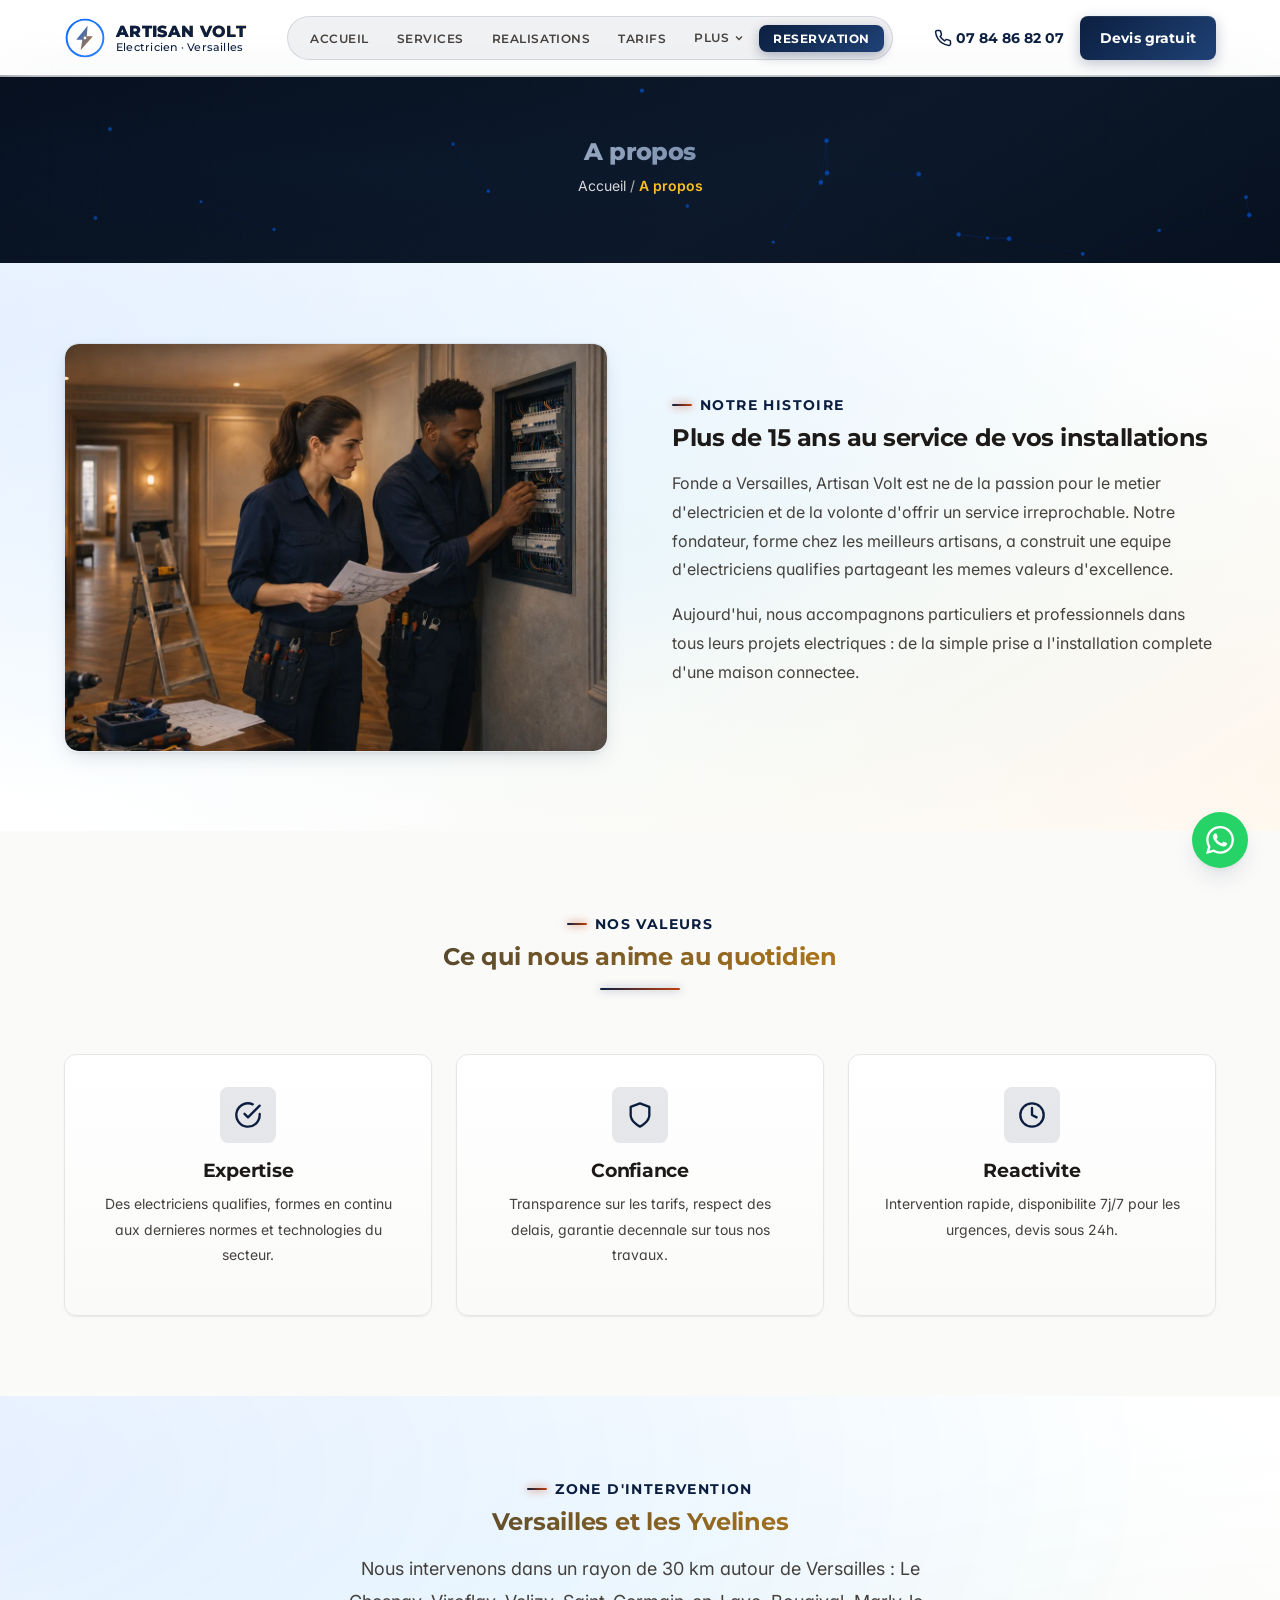
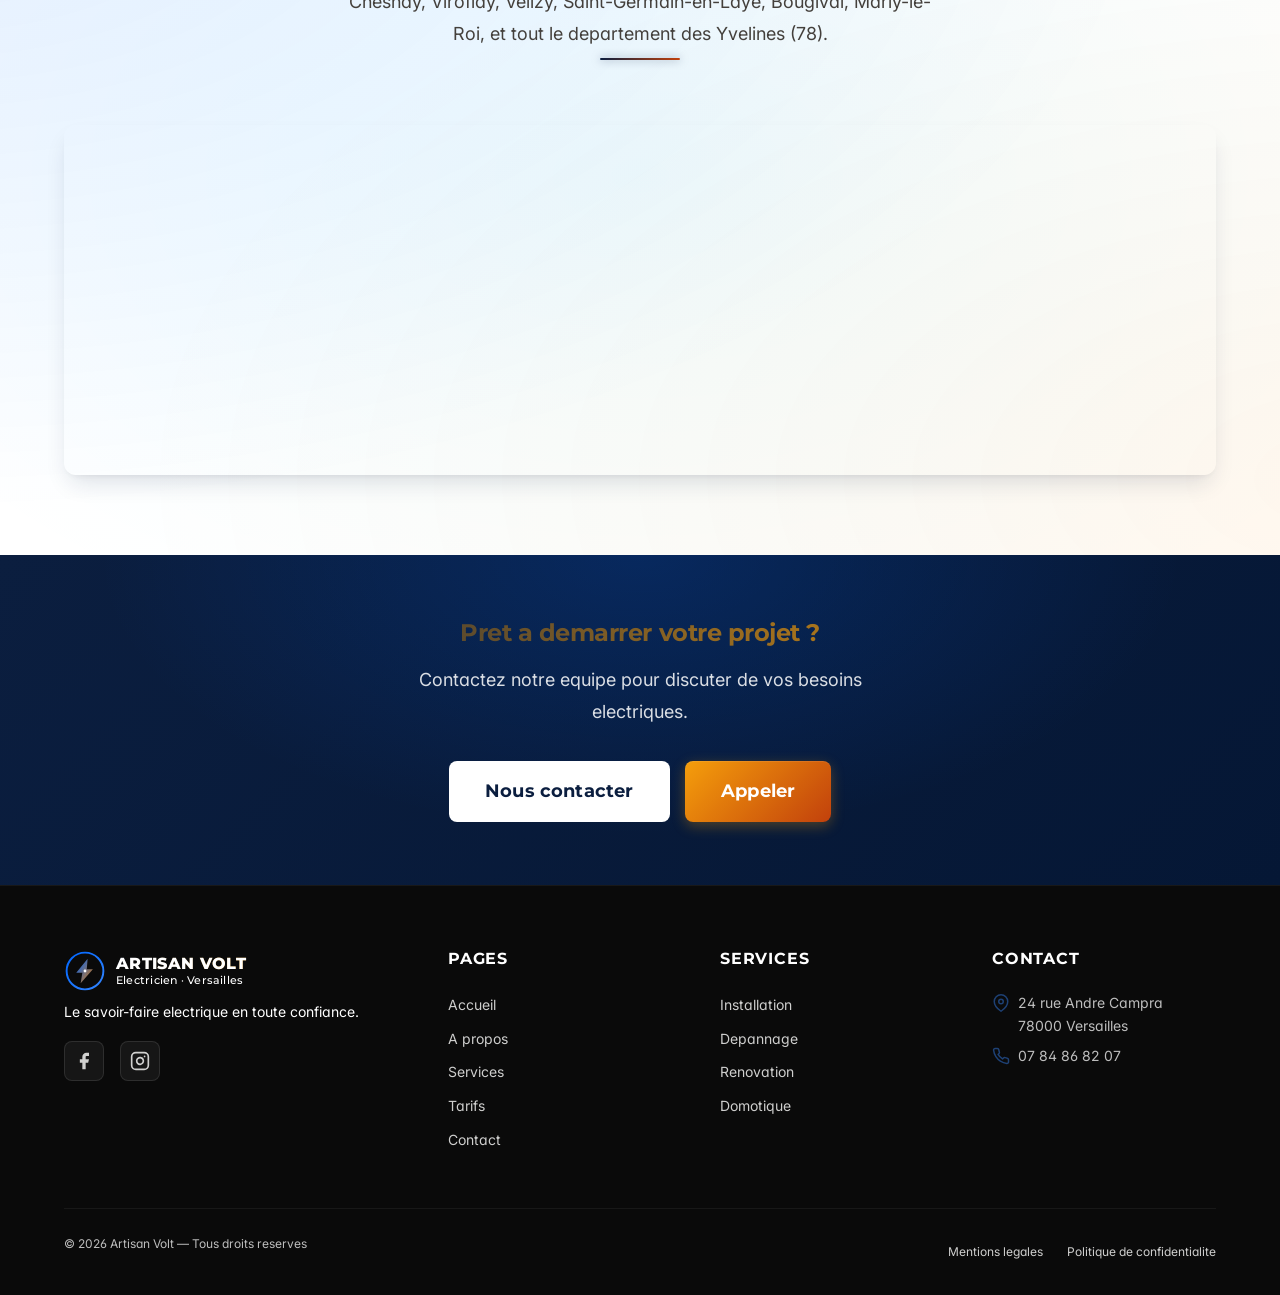
<file: about.html>
<!DOCTYPE html>
<html lang="fr">
<head>
  <meta charset="UTF-8">
  <meta name="viewport" content="width=device-width, initial-scale=1.0">
  <meta name="description" content="Decouvrez Artisan Volt, electricien professionnel a Versailles. 15 ans d'experience, equipe qualifiee, garantie decennale.">
  <title>A propos — Artisan Volt | Electricien Versailles</title>
  <link rel="preconnect" href="https://fonts.googleapis.com">
  <link rel="preconnect" href="https://fonts.gstatic.com" crossorigin>
  <link rel="preload" as="style" href="https://fonts.googleapis.com/css2?family=Inter:wght@400;500;600;700&family=Montserrat:wght@500;600;700;800&display=swap">
  <link rel="stylesheet" media="print" onload="this.media='all'" href="https://fonts.googleapis.com/css2?family=Inter:wght@400;500;600;700&family=Montserrat:wght@500;600;700;800&display=swap">
  <noscript><link rel="stylesheet" href="https://fonts.googleapis.com/css2?family=Inter:wght@400;500;600;700&family=Montserrat:wght@500;600;700;800&display=swap"></noscript>
  <link rel="stylesheet" href="assets/css/bundle.min.css?v=2">
<link rel="icon" type="image/svg+xml" href="assets/images/logo-mark.svg">
  <link rel="apple-touch-icon" href="assets/images/logo-mark.svg">
  <!-- SEO: Canonical + Open Graph + Twitter Cards -->
  <link rel="canonical" href="https://artisanvolt.fr/about.html">
  <meta name="theme-color" content="#0B1E3F">
  <meta property="og:site_name" content="Artisan Volt">
  <meta property="og:type" content="website">
  <meta property="og:locale" content="fr_FR">
  <meta property="og:url" content="https://artisanvolt.fr/about.html">
  <meta property="og:title" content="A propos — Artisan Volt">
  <meta property="og:description" content="Artisan Volt, electricien a Versailles depuis 15 ans. Equipe qualifiee, garantie decennale.">
  <meta property="og:image" content="https://artisanvolt.fr/assets/images/og-cover.svg">
  <meta property="og:image:width" content="1200">
  <meta property="og:image:height" content="630">
  <meta name="twitter:card" content="summary_large_image">
  <meta name="twitter:title" content="A propos — Artisan Volt">
  <meta name="twitter:description" content="Artisan Volt, electricien a Versailles depuis 15 ans. Equipe qualifiee, garantie decennale.">
  <meta name="twitter:image" content="https://artisanvolt.fr/assets/images/og-cover.svg">
  </head>
<body>
<svg id="volt-svg-defs" xmlns="http://www.w3.org/2000/svg" style="position:absolute;width:0;height:0;overflow:hidden" aria-hidden="true" focusable="false">
  <defs>
    <filter id="volt-crackle" x="-30%" y="-30%" width="160%" height="160%">
      <feTurbulence type="turbulence" baseFrequency="0.035 0.85"
                    numOctaves="4" seed="3" result="n">
        <animate attributeName="baseFrequency"
                 values="0.035 0.85;0.035 0.85;0.035 0.85;0.035 0.85;0.11 2.4;0.18 3.2;0.09 1.8;0.035 0.85;0.035 0.85"
                 dur="4s" repeatCount="indefinite"/>
        <animate attributeName="seed"
                 values="3;3;3;3;8;14;6;3;3"
                 dur="4s" repeatCount="indefinite"/>
      </feTurbulence>
      <feDisplacementMap in="SourceGraphic" in2="n"
                         xChannelSelector="R" yChannelSelector="G">
        <animate attributeName="scale"
                 values="1;1;1;1;18;28;12;2;1"
                 dur="4s" repeatCount="indefinite"/>
      </feDisplacementMap>
    </filter>
  </defs>
</svg>

  <a href="#main" class="skip-link">Aller au contenu principal</a>

  <header class="header" id="header">
    <div class="header__inner">
            <a href="index.html" class="header__logo" aria-label="Artisan Volt - Accueil">
        <img src="assets/images/logo-mark.svg" alt="" class="header__logo-img" width="44" height="44" aria-hidden="true">
        <span class="header__logo-text">
          <span class="header__logo-brand">ARTISAN VOLT</span>
          <span class="header__logo-slogan">Electricien &middot; Versailles</span>
        </span>
      </a>
      <nav class="nav" id="nav" aria-label="Navigation principale">
        <ul class="nav__list"><li><a href="index.html" class="nav__link">Accueil</a></li><li><a href="services.html" class="nav__link">Services</a></li><li><a href="portfolio.html" class="nav__link">Realisations</a></li><li><a href="pricing.html" class="nav__link">Tarifs</a></li><li class="nav__dropdown">  <button class="nav__link nav__dropdown-toggle" aria-expanded="false" aria-haspopup="true">    Plus    <svg width="12" height="12" viewBox="0 0 24 24" fill="none" stroke="currentColor" stroke-width="2.5" aria-hidden="true"><polyline points="6 9 12 15 18 9"/></svg>  </button>  <ul class="nav__dropdown-menu" role="menu">    <li><a href="testimonials.html" class="nav__dropdown-link">Avis clients</a></li>    <li><a href="blog.html" class="nav__dropdown-link">Blog</a></li>    <li><a href="about.html" class="nav__dropdown-link">A propos</a></li>    <li><a href="team.html" class="nav__dropdown-link">Equipe</a></li>    <li><a href="faq.html" class="nav__dropdown-link">FAQ</a></li>    <li><a href="contact.html" class="nav__dropdown-link">Contact</a></li>  </ul></li><li><a href="booking.html" class="nav__link nav__cta">Reservation</a></li></ul>
      </nav>
      <div class="header__cta">
        <a href="tel:+33784868207" class="header__phone" aria-label="Appeler"><svg width="18" height="18" viewBox="0 0 24 24" fill="none" stroke="currentColor" stroke-width="2" stroke-linecap="round" stroke-linejoin="round" aria-hidden="true"><path d="M22 16.92v3a2 2 0 0 1-2.18 2 19.79 19.79 0 0 1-8.63-3.07 19.5 19.5 0 0 1-6-6 19.79 19.79 0 0 1-3.07-8.67A2 2 0 0 1 4.11 2h3a2 2 0 0 1 2 1.72c.127.96.361 1.903.7 2.81a2 2 0 0 1-.45 2.11L8.09 9.91a16 16 0 0 0 6 6l1.27-1.27a2 2 0 0 1 2.11-.45c.907.339 1.85.573 2.81.7A2 2 0 0 1 22 16.92z"/></svg>07 84 86 82 07</a>
        <a href="contact.html" class="btn btn--primary btn--sm">Devis gratuit</a>
      </div>
      <button class="menu-toggle" id="menu-toggle" aria-label="Ouvrir le menu" aria-expanded="false"><span class="menu-toggle__bar"></span><span class="menu-toggle__bar"></span><span class="menu-toggle__bar"></span></button>
    </div>
  </header>
  <div class="nav-overlay" id="nav-overlay"></div>

  <main id="main">
    <section class="page-hero">
      <canvas class="hero__fx" data-hero-fx aria-hidden="true"></canvas>
      <div class="container">
        <h1 class="page-hero__title text-reveal-grad" data-spark>A propos</h1>
        <p class="page-hero__breadcrumb"><a href="index.html">Accueil</a> / <span>A propos</span></p>
      </div>
    </section>

    <!-- NOTRE HISTOIRE -->
    <section class="section mesh-bg">
      <div class="container">
        <div class="split reveal">
          <div class="media-gradient-block">
            <img src="assets/images/content/artisan-volt-about-premium.webp" alt="Deux electriciens Artisan Volt analysant un plan et une installation dans un appartement versaillais" width="560" height="420" loading="lazy" decoding="async">
          </div>
          <div>
            <span class="section__subtitle">Notre histoire</span>
            <h2 style="margin-bottom: var(--space-md);">Plus de 15 ans au service de vos installations</h2>
            <p>Fonde a Versailles, Artisan Volt est ne de la passion pour le metier d'electricien et de la volonte d'offrir un service irreprochable. Notre fondateur, forme chez les meilleurs artisans, a construit une equipe d'electriciens qualifies partageant les memes valeurs d'excellence.</p>
            <p>Aujourd'hui, nous accompagnons particuliers et professionnels dans tous leurs projets electriques : de la simple prise a l'installation complete d'une maison connectee.</p>
          </div>
        </div>
      </div>
    </section>

    <!-- NOS VALEURS -->
    <section class="section section--alt">
      <div class="container">
        <div class="section__header reveal">
          <span class="section__subtitle">Nos valeurs</span>
          <h2 class="section__title">Ce qui nous anime au quotidien</h2>
        </div>
        <div class="grid grid--3">
          <div class="card reveal" style="text-align: center;">
            <div class="card-service__icon" style="margin: 0 auto var(--space-md);">
              <svg viewBox="0 0 24 24" fill="none" stroke="currentColor" stroke-width="2" stroke-linecap="round" stroke-linejoin="round" aria-hidden="true"><path d="M22 11.08V12a10 10 0 1 1-5.93-9.14"/><polyline points="22 4 12 14.01 9 11.01"/></svg>
            </div>
            <h3 style="margin-bottom: var(--space-sm);">Expertise</h3>
            <p style="font-size: var(--font-size-sm);">Des electriciens qualifies, formes en continu aux dernieres normes et technologies du secteur.</p>
          </div>
          <div class="card reveal reveal--delay-1" style="text-align: center;">
            <div class="card-service__icon" style="margin: 0 auto var(--space-md);">
              <svg viewBox="0 0 24 24" fill="none" stroke="currentColor" stroke-width="2" stroke-linecap="round" stroke-linejoin="round" aria-hidden="true"><path d="M12 22s8-4 8-10V5l-8-3-8 3v7c0 6 8 10 8 10z"/></svg>
            </div>
            <h3 style="margin-bottom: var(--space-sm);">Confiance</h3>
            <p style="font-size: var(--font-size-sm);">Transparence sur les tarifs, respect des delais, garantie decennale sur tous nos travaux.</p>
          </div>
          <div class="card reveal reveal--delay-2" style="text-align: center;">
            <div class="card-service__icon" style="margin: 0 auto var(--space-md);">
              <svg viewBox="0 0 24 24" fill="none" stroke="currentColor" stroke-width="2" stroke-linecap="round" stroke-linejoin="round" aria-hidden="true"><circle cx="12" cy="12" r="10"/><polyline points="12 6 12 12 16 14"/></svg>
            </div>
            <h3 style="margin-bottom: var(--space-sm);">Reactivite</h3>
            <p style="font-size: var(--font-size-sm);">Intervention rapide, disponibilite 7j/7 pour les urgences, devis sous 24h.</p>
          </div>
        </div>
      </div>
    </section>

    <!-- ZONE D'INTERVENTION -->
    <section class="section mesh-bg">
      <div class="container">
        <div class="section__header reveal">
          <span class="section__subtitle">Zone d'intervention</span>
          <h2 class="section__title">Versailles et les Yvelines</h2>
          <p class="section__description">Nous intervenons dans un rayon de 30 km autour de Versailles : Le Chesnay, Viroflay, Velizy, Saint-Germain-en-Laye, Bougival, Marly-le-Roi, et tout le departement des Yvelines (78).</p>
        </div>
        <div class="reveal" style="border-radius: var(--radius-lg); overflow: hidden; box-shadow: var(--shadow-lg);">
          <iframe
            src="https://www.google.com/maps/embed?pb=!1m18!1m12!1m3!1d42000!2d2.1!3d48.8!2m3!1f0!2f0!3f0!3m2!1i1024!2i768!4f13.1!3m3!1m2!1s0x0%3A0x0!2sVersailles!5e0!3m2!1sfr!2sfr!4v1"
            width="100%" height="350" style="border:0; display: block;" allowfullscreen="" loading="lazy"
            title="Zone d'intervention Artisan Volt"></iframe>
        </div>
      </div>
    </section>

    <!-- CTA -->
    <section class="cta-section">
      <div class="container">
        <div class="reveal">
          <h2 class="cta-section__title">Pret a demarrer votre projet ?</h2>
          <p class="cta-section__description">Contactez notre equipe pour discuter de vos besoins electriques.</p>
          <div class="cta-section__buttons">
            <a href="contact.html" class="btn btn--white btn--lg">Nous contacter</a>
            <a href="tel:+33784868207" class="btn btn--accent btn--lg">Appeler</a>
          </div>
        </div>
      </div>
    </section>
  </main>

  <footer class="footer">
    <div class="container">
      <div class="footer__inner">
        <div class="footer__brand">
                <a href="index.html" class="header__logo" aria-label="Artisan Volt - Accueil">
        <img src="assets/images/logo-mark.svg" alt="" class="header__logo-img" width="44" height="44" aria-hidden="true">
        <span class="header__logo-text">
          <span class="header__logo-brand">ARTISAN VOLT</span>
          <span class="header__logo-slogan">Electricien &middot; Versailles</span>
        </span>
      </a>
          <p>Le savoir-faire electrique en toute confiance.</p>
          <div class="footer__socials"><a href="#" class="footer__social-link" aria-label="Facebook"><svg viewBox="0 0 24 24" fill="currentColor" aria-hidden="true"><path d="M18 2h-3a5 5 0 0 0-5 5v3H7v4h3v8h4v-8h3l1-4h-4V7a1 1 0 0 1 1-1h3z"/></svg></a><a href="#" class="footer__social-link" aria-label="Instagram"><svg viewBox="0 0 24 24" fill="none" stroke="currentColor" stroke-width="2" stroke-linecap="round" stroke-linejoin="round" aria-hidden="true"><rect x="2" y="2" width="20" height="20" rx="5" ry="5"/><path d="M16 11.37A4 4 0 1 1 12.63 8 4 4 0 0 1 16 11.37z"/><line x1="17.5" y1="6.5" x2="17.51" y2="6.5"/></svg></a></div>
        </div>
        <div><h4 class="footer__heading">Pages</h4><ul class="footer__links"><li><a href="index.html">Accueil</a></li><li><a href="about.html">A propos</a></li><li><a href="services.html">Services</a></li><li><a href="pricing.html">Tarifs</a></li><li><a href="contact.html">Contact</a></li></ul></div>
        <div><h4 class="footer__heading">Services</h4><ul class="footer__links"><li><a href="services.html">Installation</a></li><li><a href="services.html">Depannage</a></li><li><a href="services.html">Renovation</a></li><li><a href="services.html">Domotique</a></li></ul></div>
        <div><h4 class="footer__heading">Contact</h4>
          <div class="footer__contact-item"><svg viewBox="0 0 24 24" fill="none" stroke="currentColor" stroke-width="2" stroke-linecap="round" stroke-linejoin="round" aria-hidden="true"><path d="M21 10c0 7-9 13-9 13s-9-6-9-13a9 9 0 0 1 18 0z"/><circle cx="12" cy="10" r="3"/></svg><span>24 rue Andre Campra<br>78000 Versailles</span></div>
          <div class="footer__contact-item"><svg viewBox="0 0 24 24" fill="none" stroke="currentColor" stroke-width="2" stroke-linecap="round" stroke-linejoin="round" aria-hidden="true"><path d="M22 16.92v3a2 2 0 0 1-2.18 2 19.79 19.79 0 0 1-8.63-3.07 19.5 19.5 0 0 1-6-6 19.79 19.79 0 0 1-3.07-8.67A2 2 0 0 1 4.11 2h3a2 2 0 0 1 2 1.72c.127.96.361 1.903.7 2.81a2 2 0 0 1-.45 2.11L8.09 9.91a16 16 0 0 0 6 6l1.27-1.27a2 2 0 0 1 2.11-.45c.907.339 1.85.573 2.81.7A2 2 0 0 1 22 16.92z"/></svg><span>07 84 86 82 07</span></div>
        </div>
      </div>
      <div class="footer__bottom">
        <p class="footer__copyright">&copy; 2026 Artisan Volt — Tous droits reserves</p>
        <div class="footer__legal"><a href="legal.html">Mentions legales</a><a href="privacy.html">Politique de confidentialite</a></div>
      </div>
    </div>
  </footer>

  <a href="https://wa.me/33784868207" class="whatsapp-btn" aria-label="WhatsApp" target="_blank" rel="noopener noreferrer"><svg viewBox="0 0 24 24" fill="currentColor" aria-hidden="true"><path d="M17.472 14.382c-.297-.149-1.758-.867-2.03-.967-.273-.099-.471-.148-.67.15-.197.297-.767.966-.94 1.164-.173.199-.347.223-.644.075-.297-.15-1.255-.463-2.39-1.475-.883-.788-1.48-1.761-1.653-2.059-.173-.297-.018-.458.13-.606.134-.133.298-.347.446-.52.149-.174.198-.298.298-.497.099-.198.05-.371-.025-.52-.075-.149-.669-1.612-.916-2.207-.242-.579-.487-.5-.669-.51-.173-.008-.371-.01-.57-.01-.198 0-.52.074-.792.372-.272.297-1.04 1.016-1.04 2.479 0 1.462 1.065 2.875 1.213 3.074.149.198 2.096 3.2 5.077 4.487.709.306 1.262.489 1.694.625.712.227 1.36.195 1.871.118.571-.085 1.758-.719 2.006-1.413.248-.694.248-1.289.173-1.413-.074-.124-.272-.198-.57-.347m-5.421 7.403h-.004a9.87 9.87 0 01-5.031-1.378l-.361-.214-3.741.982.998-3.648-.235-.374a9.86 9.86 0 01-1.51-5.26c.001-5.45 4.436-9.884 9.888-9.884 2.64 0 5.122 1.03 6.988 2.898a9.825 9.825 0 012.893 6.994c-.003 5.45-4.437 9.884-9.885 9.884m8.413-18.297A11.815 11.815 0 0012.05 0C5.495 0 .16 5.335.157 11.892c0 2.096.547 4.142 1.588 5.945L.057 24l6.305-1.654a11.882 11.882 0 005.683 1.448h.005c6.554 0 11.89-5.335 11.893-11.893a11.821 11.821 0 00-3.48-8.413z"/></svg></a>

  <script src="assets/js/main.js?v=2" defer></script>
  <script src="assets/js/ultra-pro.js" defer></script>
  <script src="assets/js/effects.js" defer></script>
  <script src="assets/js/wow-effects.js" defer></script>
  <script src="assets/js/next-level.js" defer></script>
  <script src="assets/js/hero-electric.js" defer></script>

  <!-- Barre mobile fixe : appel / whatsapp / devis -->
  <nav class="mobile-bottom-bar" aria-label="Actions rapides mobile">
    <a href="tel:+33784868207" class="mobile-bottom-bar__btn mobile-bottom-bar__btn--call" aria-label="Appeler">
      <svg viewBox="0 0 24 24" fill="none" stroke="currentColor" stroke-width="2.2" stroke-linecap="round" stroke-linejoin="round" aria-hidden="true"><path d="M22 16.92v3a2 2 0 0 1-2.18 2 19.79 19.79 0 0 1-8.63-3.07 19.5 19.5 0 0 1-6-6 19.79 19.79 0 0 1-3.07-8.67A2 2 0 0 1 4.11 2h3a2 2 0 0 1 2 1.72c.127.96.361 1.903.7 2.81a2 2 0 0 1-.45 2.11L8.09 9.91a16 16 0 0 0 6 6l1.27-1.27a2 2 0 0 1 2.11-.45c.907.339 1.85.573 2.81.7A2 2 0 0 1 22 16.92z"/></svg>
      <span>Appeler</span>
    </a>
    <a href="https://wa.me/33784868207" class="mobile-bottom-bar__btn mobile-bottom-bar__btn--whatsapp" target="_blank" rel="noopener" aria-label="WhatsApp">
      <svg viewBox="0 0 24 24" fill="currentColor" aria-hidden="true"><path d="M17.472 14.382c-.297-.149-1.758-.867-2.03-.967-.273-.099-.471-.148-.67.15-.197.297-.767.966-.94 1.164-.173.199-.347.223-.644.075-.297-.15-1.255-.463-2.39-1.475-.883-.788-1.48-1.761-1.653-2.059-.173-.297-.018-.458.13-.606.134-.133.298-.347.446-.52.149-.174.198-.298.298-.497.099-.198.05-.371-.025-.52-.075-.149-.669-1.612-.916-2.207-.242-.579-.487-.5-.669-.51-.173-.008-.371-.01-.57-.01-.198 0-.52.074-.792.372-.272.297-1.04 1.016-1.04 2.479 0 1.462 1.065 2.875 1.213 3.074.149.198 2.096 3.2 5.077 4.487.709.306 1.262.489 1.694.625.712.227 1.36.195 1.871.118.571-.085 1.758-.719 2.006-1.413.248-.694.248-1.289.173-1.413-.074-.124-.272-.198-.57-.347m-5.421 7.403h-.004a9.87 9.87 0 01-5.031-1.378l-.361-.214-3.741.982.998-3.648-.235-.374a9.86 9.86 0 01-1.51-5.26c.001-5.45 4.436-9.884 9.888-9.884 2.64 0 5.122 1.03 6.988 2.898a9.825 9.825 0 012.893 6.994c-.003 5.45-4.437 9.884-9.885 9.884m8.413-18.297A11.815 11.815 0 0012.05 0C5.495 0 .16 5.335.157 11.892c0 2.096.547 4.142 1.588 5.945L.057 24l6.305-1.654a11.882 11.882 0 005.683 1.448h.005c6.554 0 11.89-5.335 11.893-11.893a11.821 11.821 0 00-3.48-8.413Z"/></svg>
      <span>WhatsApp</span>
    </a>
    <a href="contact.html" class="mobile-bottom-bar__btn mobile-bottom-bar__btn--quote" aria-label="Devis gratuit">
      <svg viewBox="0 0 24 24" fill="none" stroke="currentColor" stroke-width="2.2" stroke-linecap="round" stroke-linejoin="round" aria-hidden="true"><path d="M14 2H6a2 2 0 0 0-2 2v16a2 2 0 0 0 2 2h12a2 2 0 0 0 2-2V8z"/><polyline points="14 2 14 8 20 8"/><line x1="16" y1="13" x2="8" y2="13"/><line x1="16" y1="17" x2="8" y2="17"/></svg>
      <span>Devis</span>
    </a>
  </nav>

</body>
</html>
</file>
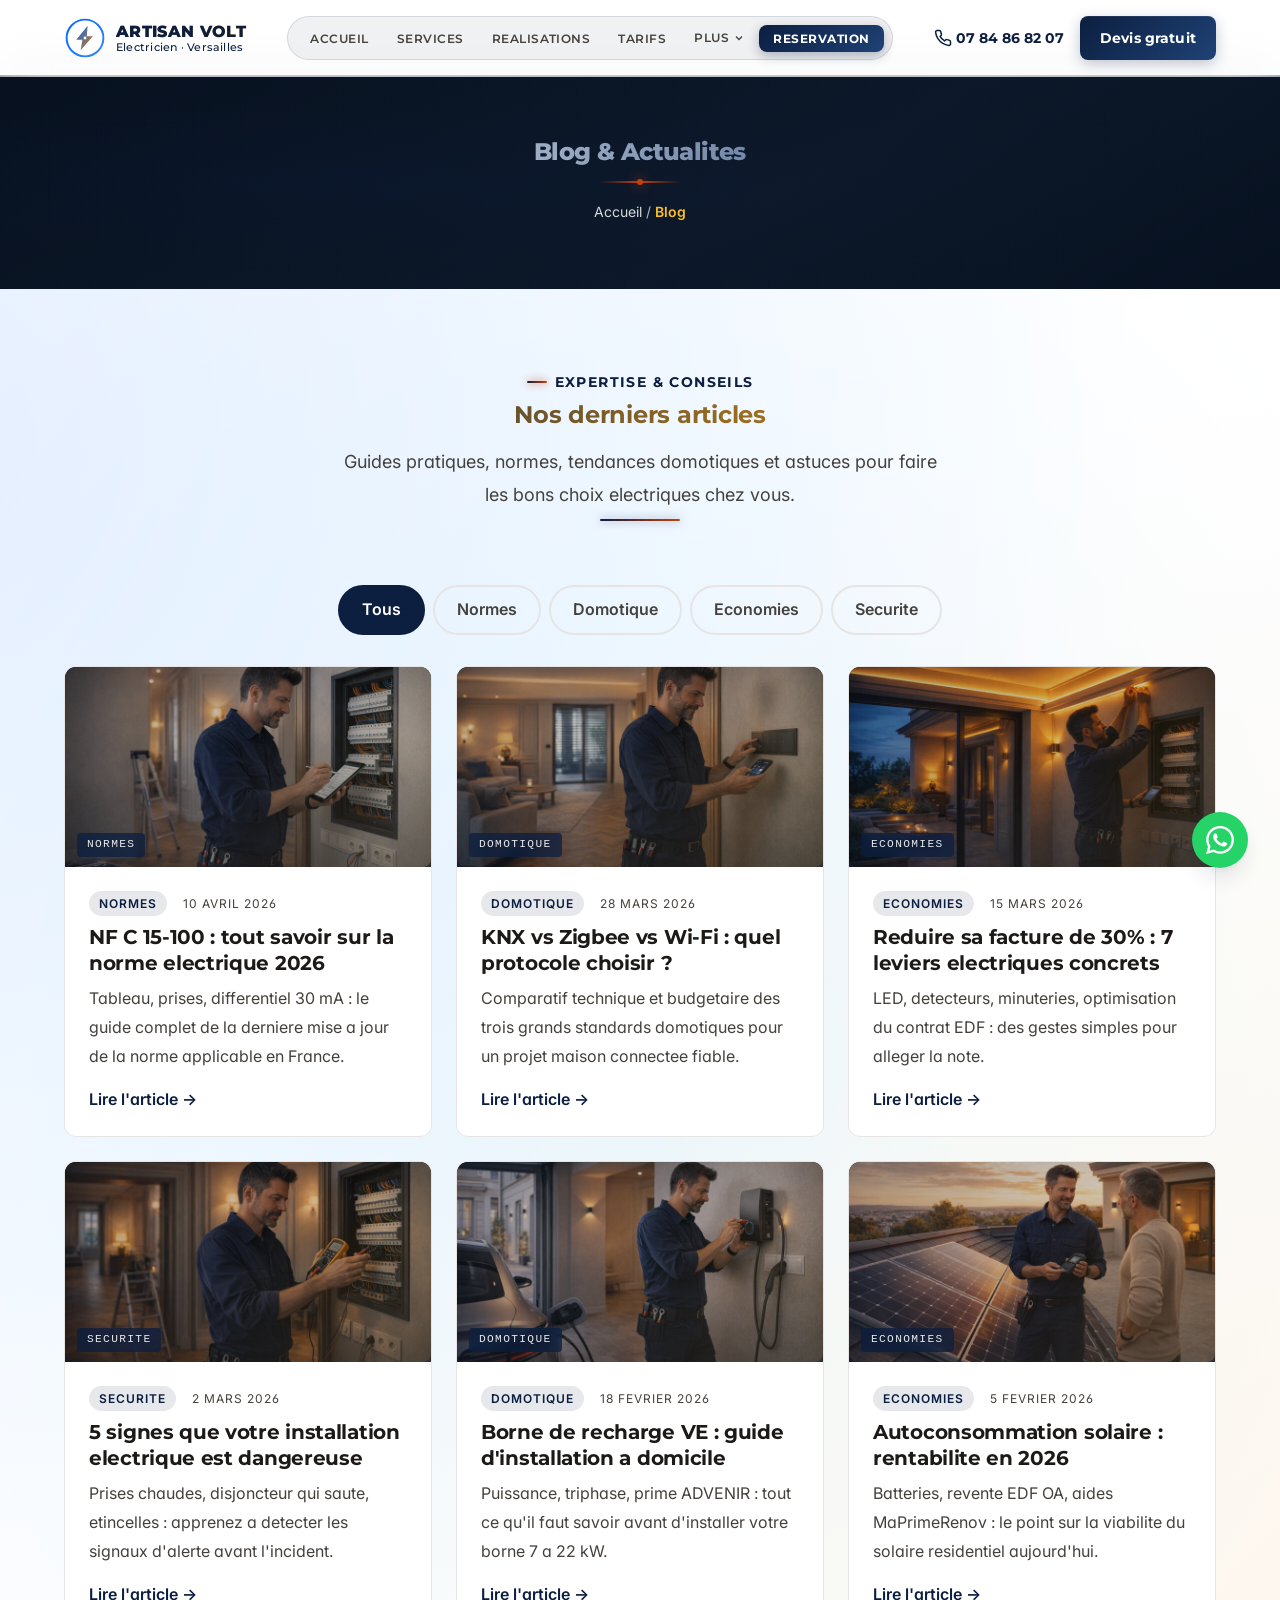
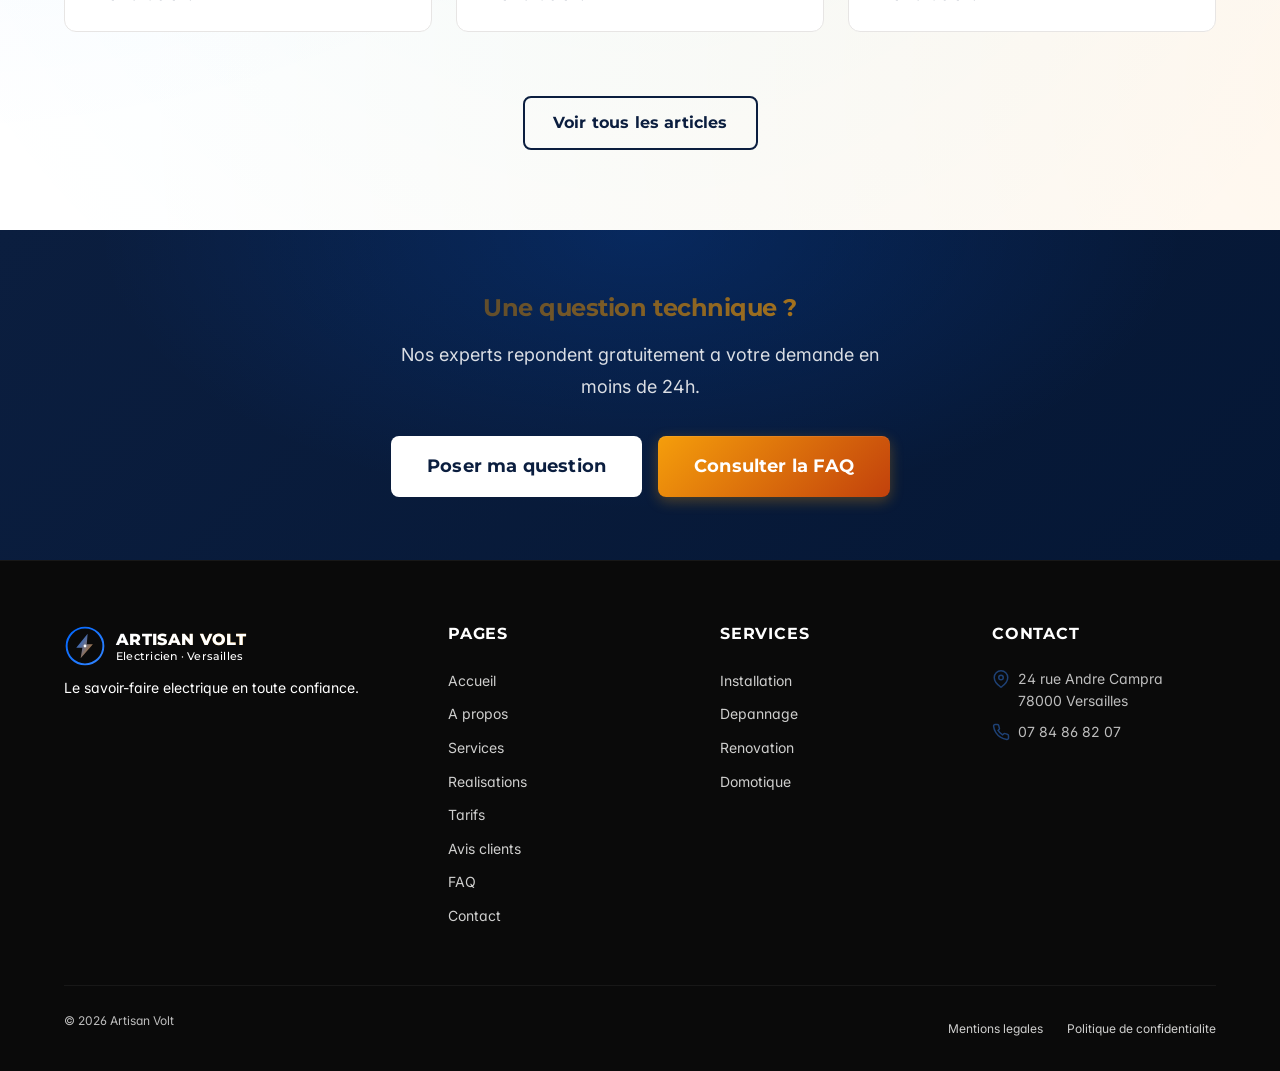
<file: blog.html>
<!DOCTYPE html>
<html lang="fr">
<head>
  <meta charset="UTF-8">
  <meta name="viewport" content="width=device-width, initial-scale=1.0">
  <meta name="description" content="Blog Artisan Volt — conseils electricite, normes, domotique, economie d&#39;energie. Tout savoir sur l&#39;installation electrique par des pros.">
  <meta name="keywords" content="blog electricien, conseils electricite, norme NF C 15-100, domotique blog, economie energie">
  <title>Blog — Artisan Volt | Conseils electricite et domotique</title>
  <link rel="preconnect" href="https://fonts.googleapis.com">
  <link rel="preconnect" href="https://fonts.gstatic.com" crossorigin>
  <link rel="preload" as="style" href="https://fonts.googleapis.com/css2?family=Inter:wght@400;500;600;700&family=Montserrat:wght@500;600;700;800&display=swap">
  <link rel="stylesheet" media="print" onload="this.media='all'" href="https://fonts.googleapis.com/css2?family=Inter:wght@400;500;600;700&family=Montserrat:wght@500;600;700;800&display=swap">
  <noscript><link rel="stylesheet" href="https://fonts.googleapis.com/css2?family=Inter:wght@400;500;600;700&family=Montserrat:wght@500;600;700;800&display=swap"></noscript>
  <link rel="stylesheet" href="assets/css/bundle.min.css?v=2">
<link rel="icon" type="image/svg+xml" href="assets/images/logo-mark.svg">
  <link rel="apple-touch-icon" href="assets/images/logo-mark.svg">
  <!-- SEO: Canonical + Open Graph + Twitter Cards -->
  <link rel="canonical" href="https://artisanvolt.fr/blog.html">
  <meta name="theme-color" content="#0B1E3F">
  <meta property="og:site_name" content="Artisan Volt">
  <meta property="og:type" content="website">
  <meta property="og:locale" content="fr_FR">
  <meta property="og:url" content="https://artisanvolt.fr/blog.html">
  <meta property="og:title" content="Blog — Artisan Volt">
  <meta property="og:description" content="Conseils d'experts en electricite et domotique. Normes, securite, economie d'energie.">
  <meta property="og:image" content="https://artisanvolt.fr/assets/images/og-cover.svg">
  <meta property="og:image:width" content="1200">
  <meta property="og:image:height" content="630">
  <meta name="twitter:card" content="summary_large_image">
  <meta name="twitter:title" content="Blog — Artisan Volt">
  <meta name="twitter:description" content="Conseils d'experts en electricite et domotique. Normes, securite, economie d'energie.">
  <meta name="twitter:image" content="https://artisanvolt.fr/assets/images/og-cover.svg">
  </head>
<body>
<svg id="volt-svg-defs" xmlns="http://www.w3.org/2000/svg" style="position:absolute;width:0;height:0;overflow:hidden" aria-hidden="true" focusable="false">
  <defs>
    <filter id="volt-crackle" x="-30%" y="-30%" width="160%" height="160%">
      <feTurbulence type="turbulence" baseFrequency="0.035 0.85"
                    numOctaves="4" seed="3" result="n">
        <animate attributeName="baseFrequency"
                 values="0.035 0.85;0.035 0.85;0.035 0.85;0.035 0.85;0.11 2.4;0.18 3.2;0.09 1.8;0.035 0.85;0.035 0.85"
                 dur="4s" repeatCount="indefinite"/>
        <animate attributeName="seed"
                 values="3;3;3;3;8;14;6;3;3"
                 dur="4s" repeatCount="indefinite"/>
      </feTurbulence>
      <feDisplacementMap in="SourceGraphic" in2="n"
                         xChannelSelector="R" yChannelSelector="G">
        <animate attributeName="scale"
                 values="1;1;1;1;18;28;12;2;1"
                 dur="4s" repeatCount="indefinite"/>
      </feDisplacementMap>
    </filter>
  </defs>
</svg>

  <a href="#main" class="skip-link">Aller au contenu principal</a>
  <header class="header" id="header">
    <div class="header__inner">
      <a href="index.html" class="header__logo" aria-label="Artisan Volt - Accueil">
        <img src="assets/images/logo-mark.svg" alt="" class="header__logo-img" width="44" height="44" aria-hidden="true">
        <span class="header__logo-text">
          <span class="header__logo-brand">ARTISAN VOLT</span>
          <span class="header__logo-slogan">Electricien &middot; Versailles</span>
        </span>
      </a>
      <nav class="nav" id="nav" aria-label="Navigation principale"><ul class="nav__list"><li><a href="index.html" class="nav__link">Accueil</a></li><li><a href="services.html" class="nav__link">Services</a></li><li><a href="portfolio.html" class="nav__link">Realisations</a></li><li><a href="pricing.html" class="nav__link">Tarifs</a></li><li class="nav__dropdown">  <button class="nav__link nav__dropdown-toggle" aria-expanded="false" aria-haspopup="true">    Plus    <svg width="12" height="12" viewBox="0 0 24 24" fill="none" stroke="currentColor" stroke-width="2.5" aria-hidden="true"><polyline points="6 9 12 15 18 9"/></svg>  </button>  <ul class="nav__dropdown-menu" role="menu">    <li><a href="testimonials.html" class="nav__dropdown-link">Avis clients</a></li>    <li><a href="blog.html" class="nav__dropdown-link">Blog</a></li>    <li><a href="about.html" class="nav__dropdown-link">A propos</a></li>    <li><a href="team.html" class="nav__dropdown-link">Equipe</a></li>    <li><a href="faq.html" class="nav__dropdown-link">FAQ</a></li>    <li><a href="contact.html" class="nav__dropdown-link">Contact</a></li>  </ul></li><li><a href="booking.html" class="nav__link nav__cta">Reservation</a></li></ul></nav>
      <div class="header__cta"><a href="tel:+33784868207" class="header__phone" aria-label="Appeler"><svg width="18" height="18" viewBox="0 0 24 24" fill="none" stroke="currentColor" stroke-width="2" stroke-linecap="round" stroke-linejoin="round" aria-hidden="true"><path d="M22 16.92v3a2 2 0 0 1-2.18 2 19.79 19.79 0 0 1-8.63-3.07 19.5 19.5 0 0 1-6-6 19.79 19.79 0 0 1-3.07-8.67A2 2 0 0 1 4.11 2h3a2 2 0 0 1 2 1.72c.127.96.361 1.903.7 2.81a2 2 0 0 1-.45 2.11L8.09 9.91a16 16 0 0 0 6 6l1.27-1.27a2 2 0 0 1 2.11-.45c.907.339 1.85.573 2.81.7A2 2 0 0 1 22 16.92z"/></svg>07 84 86 82 07</a><a href="contact.html" class="btn btn--primary btn--sm magnetic">Devis gratuit</a></div>
      <button class="menu-toggle" id="menu-toggle" aria-label="Ouvrir le menu" aria-expanded="false"><span class="menu-toggle__bar"></span><span class="menu-toggle__bar"></span><span class="menu-toggle__bar"></span></button>
    </div>
  </header>
  <div class="nav-overlay" id="nav-overlay"></div>

  <main id="main">
    <section class="page-hero">
      <canvas class="hero__fx" data-hero-fx aria-hidden="true"></canvas>
      <div class="container">
        <h1 class="page-hero__title text-reveal-grad" data-spark>Blog &amp; Actualites</h1>
        <div class="bolt-divider"></div>
        <p class="page-hero__breadcrumb"><a href="index.html">Accueil</a> / <span>Blog</span></p>
      </div>
    </section>

    <section class="section mesh-bg">
      <div class="container">
        <div class="section__header reveal">
          <span class="section__subtitle">Expertise &amp; Conseils</span>
          <h2 class="section__title">Nos derniers articles</h2>
          <p class="section__description">Guides pratiques, normes, tendances domotiques et astuces pour faire les bons choix electriques chez vous.</p>
        </div>

        <div class="tabs reveal">
          <button class="tabs__btn tabs__btn--active" data-filter="all">Tous</button>
          <button class="tabs__btn" data-filter="normes">Normes</button>
          <button class="tabs__btn" data-filter="domotique">Domotique</button>
          <button class="tabs__btn" data-filter="energie">Economies</button>
          <button class="tabs__btn" data-filter="securite">Securite</button>
        </div>

        <div class="grid grid--3">
          <article class="post-card tilt reveal" data-category="normes" id="article-1">
            <div class="post-card__media"><img src="assets/images/services/service-normes-premium.webp" alt="Inspection d'un tableau electrique conforme a la norme NF C 15-100" width="600" height="400" loading="lazy" decoding="async"><span class="post-card__media-label">Normes</span></div>
            <div class="post-card__body">
              <div class="post-card__meta"><span class="post-card__tag">Normes</span><span>10 avril 2026</span></div>
              <h3 class="post-card__title">NF C 15-100 : tout savoir sur la norme electrique 2026</h3>
              <p class="post-card__excerpt">Tableau, prises, differentiel 30 mA : le guide complet de la derniere mise a jour de la norme applicable en France.</p>
              <a href="#article-1" aria-label="Lire l'article complet (bientot disponible)" class="post-card__link">Lire l&#39;article &#8594;</a>
            </div>
          </article>

          <article class="post-card tilt reveal reveal--delay-1" data-category="domotique" id="article-2">
            <div class="post-card__media"><img src="assets/images/services/service-domotique-premium.webp" alt="Configuration domotique dans une maison connectee premium" width="600" height="400" loading="lazy" decoding="async"><span class="post-card__media-label">Domotique</span></div>
            <div class="post-card__body">
              <div class="post-card__meta"><span class="post-card__tag">Domotique</span><span>28 mars 2026</span></div>
              <h3 class="post-card__title">KNX vs Zigbee vs Wi-Fi : quel protocole choisir ?</h3>
              <p class="post-card__excerpt">Comparatif technique et budgetaire des trois grands standards domotiques pour un projet maison connectee fiable.</p>
              <a href="#article-2" aria-label="Lire l'article complet (bientot disponible)" class="post-card__link">Lire l&#39;article &#8594;</a>
            </div>
          </article>

          <article class="post-card tilt reveal reveal--delay-2" data-category="energie" id="article-3">
            <div class="post-card__media"><img src="assets/images/services/service-eclairage-premium.webp" alt="Installation d'eclairage LED pour economiser l'energie" width="600" height="400" loading="lazy" decoding="async"><span class="post-card__media-label">Economies</span></div>
            <div class="post-card__body">
              <div class="post-card__meta"><span class="post-card__tag">Economies</span><span>15 mars 2026</span></div>
              <h3 class="post-card__title">Reduire sa facture de 30% : 7 leviers electriques concrets</h3>
              <p class="post-card__excerpt">LED, detecteurs, minuteries, optimisation du contrat EDF : des gestes simples pour alleger la note.</p>
              <a href="#article-3" aria-label="Lire l'article complet (bientot disponible)" class="post-card__link">Lire l&#39;article &#8594;</a>
            </div>
          </article>

          <article class="post-card tilt reveal" data-category="securite" id="article-4">
            <div class="post-card__media"><img src="assets/images/services/service-depannage-premium.webp" alt="Electricien verifiant la securite d'une installation electrique" width="600" height="400" loading="lazy" decoding="async"><span class="post-card__media-label">Securite</span></div>
            <div class="post-card__body">
              <div class="post-card__meta"><span class="post-card__tag">Securite</span><span>2 mars 2026</span></div>
              <h3 class="post-card__title">5 signes que votre installation electrique est dangereuse</h3>
              <p class="post-card__excerpt">Prises chaudes, disjoncteur qui saute, etincelles : apprenez a detecter les signaux d&#39;alerte avant l&#39;incident.</p>
              <a href="#article-4" aria-label="Lire l'article complet (bientot disponible)" class="post-card__link">Lire l&#39;article &#8594;</a>
            </div>
          </article>

          <article class="post-card tilt reveal reveal--delay-1" data-category="domotique" id="article-5">
            <div class="post-card__media"><img src="assets/images/services/service-irve-premium.webp" alt="Installation d'une borne de recharge pour vehicule electrique" width="600" height="400" loading="lazy" decoding="async"><span class="post-card__media-label">Domotique</span></div>
            <div class="post-card__body">
              <div class="post-card__meta"><span class="post-card__tag">Domotique</span><span>18 fevrier 2026</span></div>
              <h3 class="post-card__title">Borne de recharge VE : guide d&#39;installation a domicile</h3>
              <p class="post-card__excerpt">Puissance, triphase, prime ADVENIR : tout ce qu&#39;il faut savoir avant d&#39;installer votre borne 7 a 22 kW.</p>
              <a href="#article-5" aria-label="Lire l'article complet (bientot disponible)" class="post-card__link">Lire l&#39;article &#8594;</a>
            </div>
          </article>

          <article class="post-card tilt reveal reveal--delay-2" data-category="energie" id="article-6">
            <div class="post-card__media"><img src="assets/images/services/service-solaire-premium.webp" alt="Installation solaire residentielle pour l'autoconsommation" width="600" height="400" loading="lazy" decoding="async"><span class="post-card__media-label">Economies</span></div>
            <div class="post-card__body">
              <div class="post-card__meta"><span class="post-card__tag">Economies</span><span>5 fevrier 2026</span></div>
              <h3 class="post-card__title">Autoconsommation solaire : rentabilite en 2026</h3>
              <p class="post-card__excerpt">Batteries, revente EDF OA, aides MaPrimeRenov : le point sur la viabilite du solaire residentiel aujourd&#39;hui.</p>
              <a href="#article-6" aria-label="Lire l'article complet (bientot disponible)" class="post-card__link">Lire l&#39;article &#8594;</a>
            </div>
          </article>
        </div>

        <div class="reveal" style="text-align: center; margin-top: var(--space-3xl);">
          <a href="#article-1" class="btn btn--secondary magnetic" aria-label="Voir le premier article">Voir tous les articles</a>
        </div>
      </div>
    </section>

    <section class="cta-section">
      <div class="container">
        <div class="reveal">
          <h2 class="cta-section__title">Une question technique ?</h2>
          <p class="cta-section__description">Nos experts repondent gratuitement a votre demande en moins de 24h.</p>
          <div class="cta-section__buttons">
            <a href="contact.html" class="btn btn--white btn--lg magnetic">Poser ma question</a>
            <a href="faq.html" class="btn btn--accent btn--lg magnetic">Consulter la FAQ</a>
          </div>
        </div>
      </div>
    </section>
  </main>

  <footer class="footer">
    <div class="container">
      <div class="footer__inner">
        <div class="footer__brand">      <a href="index.html" class="header__logo" aria-label="Artisan Volt - Accueil">
        <img src="assets/images/logo-mark.svg" alt="" class="header__logo-img" width="44" height="44" aria-hidden="true">
        <span class="header__logo-text">
          <span class="header__logo-brand">ARTISAN VOLT</span>
          <span class="header__logo-slogan">Electricien &middot; Versailles</span>
        </span>
      </a><p>Le savoir-faire electrique en toute confiance.</p></div>
        <div><h4 class="footer__heading">Pages</h4><ul class="footer__links"><li><a href="index.html">Accueil</a></li><li><a href="about.html">A propos</a></li><li><a href="services.html">Services</a></li><li><a href="portfolio.html">Realisations</a></li><li><a href="pricing.html">Tarifs</a></li><li><a href="testimonials.html">Avis clients</a></li><li><a href="faq.html">FAQ</a></li><li><a href="contact.html">Contact</a></li></ul></div>
        <div><h4 class="footer__heading">Services</h4><ul class="footer__links"><li><a href="services.html">Installation</a></li><li><a href="services.html">Depannage</a></li><li><a href="services.html">Renovation</a></li><li><a href="services.html">Domotique</a></li></ul></div>
        <div><h4 class="footer__heading">Contact</h4><div class="footer__contact-item"><svg viewBox="0 0 24 24" fill="none" stroke="currentColor" stroke-width="2" aria-hidden="true"><path d="M21 10c0 7-9 13-9 13s-9-6-9-13a9 9 0 0 1 18 0z"/><circle cx="12" cy="10" r="3"/></svg><span>24 rue Andre Campra<br>78000 Versailles</span></div><div class="footer__contact-item"><svg viewBox="0 0 24 24" fill="none" stroke="currentColor" stroke-width="2" aria-hidden="true"><path d="M22 16.92v3a2 2 0 0 1-2.18 2 19.79 19.79 0 0 1-8.63-3.07 19.5 19.5 0 0 1-6-6 19.79 19.79 0 0 1-3.07-8.67A2 2 0 0 1 4.11 2h3a2 2 0 0 1 2 1.72c.127.96.361 1.903.7 2.81a2 2 0 0 1-.45 2.11L8.09 9.91a16 16 0 0 0 6 6l1.27-1.27a2 2 0 0 1 2.11-.45c.907.339 1.85.573 2.81.7A2 2 0 0 1 22 16.92z"/></svg><span>07 84 86 82 07</span></div></div>
      </div>
      <div class="footer__bottom"><p class="footer__copyright">&copy; 2026 Artisan Volt</p><div class="footer__legal"><a href="legal.html">Mentions legales</a><a href="privacy.html">Politique de confidentialite</a></div></div>
    </div>
  </footer>

  <a href="https://wa.me/33784868207" class="whatsapp-btn" aria-label="WhatsApp" target="_blank" rel="noopener noreferrer"><svg viewBox="0 0 24 24" fill="currentColor" aria-hidden="true"><path d="M17.472 14.382c-.297-.149-1.758-.867-2.03-.967-.273-.099-.471-.148-.67.15-.197.297-.767.966-.94 1.164-.173.199-.347.223-.644.075-.297-.15-1.255-.463-2.39-1.475-.883-.788-1.48-1.761-1.653-2.059-.173-.297-.018-.458.13-.606.134-.133.298-.347.446-.52.149-.174.198-.298.298-.497.099-.198.05-.371-.025-.52-.075-.149-.669-1.612-.916-2.207-.242-.579-.487-.5-.669-.51-.173-.008-.371-.01-.57-.01-.198 0-.52.074-.792.372-.272.297-1.04 1.016-1.04 2.479 0 1.462 1.065 2.875 1.213 3.074.149.198 2.096 3.2 5.077 4.487.709.306 1.262.489 1.694.625.712.227 1.36.195 1.871.118.571-.085 1.758-.719 2.006-1.413.248-.694.248-1.289.173-1.413-.074-.124-.272-.198-.57-.347m-5.421 7.403h-.004a9.87 9.87 0 01-5.031-1.378l-.361-.214-3.741.982.998-3.648-.235-.374a9.86 9.86 0 01-1.51-5.26c.001-5.45 4.436-9.884 9.888-9.884 2.64 0 5.122 1.03 6.988 2.898a9.825 9.825 0 012.893 6.994c-.003 5.45-4.437 9.884-9.885 9.884m8.413-18.297A11.815 11.815 0 0012.05 0C5.495 0 .16 5.335.157 11.892c0 2.096.547 4.142 1.588 5.945L.057 24l6.305-1.654a11.882 11.882 0 005.683 1.448h.005c6.554 0 11.89-5.335 11.893-11.893a11.821 11.821 0 00-3.48-8.413z"/></svg></a>

  <script src="assets/js/main.js?v=2" defer></script>
  <script src="assets/js/ultra-pro.js" defer></script>
  <script src="assets/js/effects.js" defer></script>
  <script>
    document.querySelectorAll('.tabs__btn').forEach(function(btn){
      btn.addEventListener('click', function(){
        var filter = this.getAttribute('data-filter');
        document.querySelectorAll('.tabs__btn').forEach(function(b){ b.classList.remove('tabs__btn--active'); });
        this.classList.add('tabs__btn--active');
        document.querySelectorAll('[data-category]').forEach(function(c){
          c.style.display = (filter === 'all' || c.getAttribute('data-category') === filter) ? '' : 'none';
        });
      });
    });
  </script>
  <script src="assets/js/wow-effects.js" defer></script>
  <script src="assets/js/next-level.js" defer></script>
  <script src="assets/js/hero-electric.js" defer></script>

  <!-- Barre mobile fixe : appel / whatsapp / devis -->
  <nav class="mobile-bottom-bar" aria-label="Actions rapides mobile">
    <a href="tel:+33784868207" class="mobile-bottom-bar__btn mobile-bottom-bar__btn--call" aria-label="Appeler">
      <svg viewBox="0 0 24 24" fill="none" stroke="currentColor" stroke-width="2.2" stroke-linecap="round" stroke-linejoin="round" aria-hidden="true"><path d="M22 16.92v3a2 2 0 0 1-2.18 2 19.79 19.79 0 0 1-8.63-3.07 19.5 19.5 0 0 1-6-6 19.79 19.79 0 0 1-3.07-8.67A2 2 0 0 1 4.11 2h3a2 2 0 0 1 2 1.72c.127.96.361 1.903.7 2.81a2 2 0 0 1-.45 2.11L8.09 9.91a16 16 0 0 0 6 6l1.27-1.27a2 2 0 0 1 2.11-.45c.907.339 1.85.573 2.81.7A2 2 0 0 1 22 16.92z"/></svg>
      <span>Appeler</span>
    </a>
    <a href="https://wa.me/33784868207" class="mobile-bottom-bar__btn mobile-bottom-bar__btn--whatsapp" target="_blank" rel="noopener" aria-label="WhatsApp">
      <svg viewBox="0 0 24 24" fill="currentColor" aria-hidden="true"><path d="M17.472 14.382c-.297-.149-1.758-.867-2.03-.967-.273-.099-.471-.148-.67.15-.197.297-.767.966-.94 1.164-.173.199-.347.223-.644.075-.297-.15-1.255-.463-2.39-1.475-.883-.788-1.48-1.761-1.653-2.059-.173-.297-.018-.458.13-.606.134-.133.298-.347.446-.52.149-.174.198-.298.298-.497.099-.198.05-.371-.025-.52-.075-.149-.669-1.612-.916-2.207-.242-.579-.487-.5-.669-.51-.173-.008-.371-.01-.57-.01-.198 0-.52.074-.792.372-.272.297-1.04 1.016-1.04 2.479 0 1.462 1.065 2.875 1.213 3.074.149.198 2.096 3.2 5.077 4.487.709.306 1.262.489 1.694.625.712.227 1.36.195 1.871.118.571-.085 1.758-.719 2.006-1.413.248-.694.248-1.289.173-1.413-.074-.124-.272-.198-.57-.347m-5.421 7.403h-.004a9.87 9.87 0 01-5.031-1.378l-.361-.214-3.741.982.998-3.648-.235-.374a9.86 9.86 0 01-1.51-5.26c.001-5.45 4.436-9.884 9.888-9.884 2.64 0 5.122 1.03 6.988 2.898a9.825 9.825 0 012.893 6.994c-.003 5.45-4.437 9.884-9.885 9.884m8.413-18.297A11.815 11.815 0 0012.05 0C5.495 0 .16 5.335.157 11.892c0 2.096.547 4.142 1.588 5.945L.057 24l6.305-1.654a11.882 11.882 0 005.683 1.448h.005c6.554 0 11.89-5.335 11.893-11.893a11.821 11.821 0 00-3.48-8.413Z"/></svg>
      <span>WhatsApp</span>
    </a>
    <a href="contact.html" class="mobile-bottom-bar__btn mobile-bottom-bar__btn--quote" aria-label="Devis gratuit">
      <svg viewBox="0 0 24 24" fill="none" stroke="currentColor" stroke-width="2.2" stroke-linecap="round" stroke-linejoin="round" aria-hidden="true"><path d="M14 2H6a2 2 0 0 0-2 2v16a2 2 0 0 0 2 2h12a2 2 0 0 0 2-2V8z"/><polyline points="14 2 14 8 20 8"/><line x1="16" y1="13" x2="8" y2="13"/><line x1="16" y1="17" x2="8" y2="17"/></svg>
      <span>Devis</span>
    </a>
  </nav>

</body>
</html>
</file>
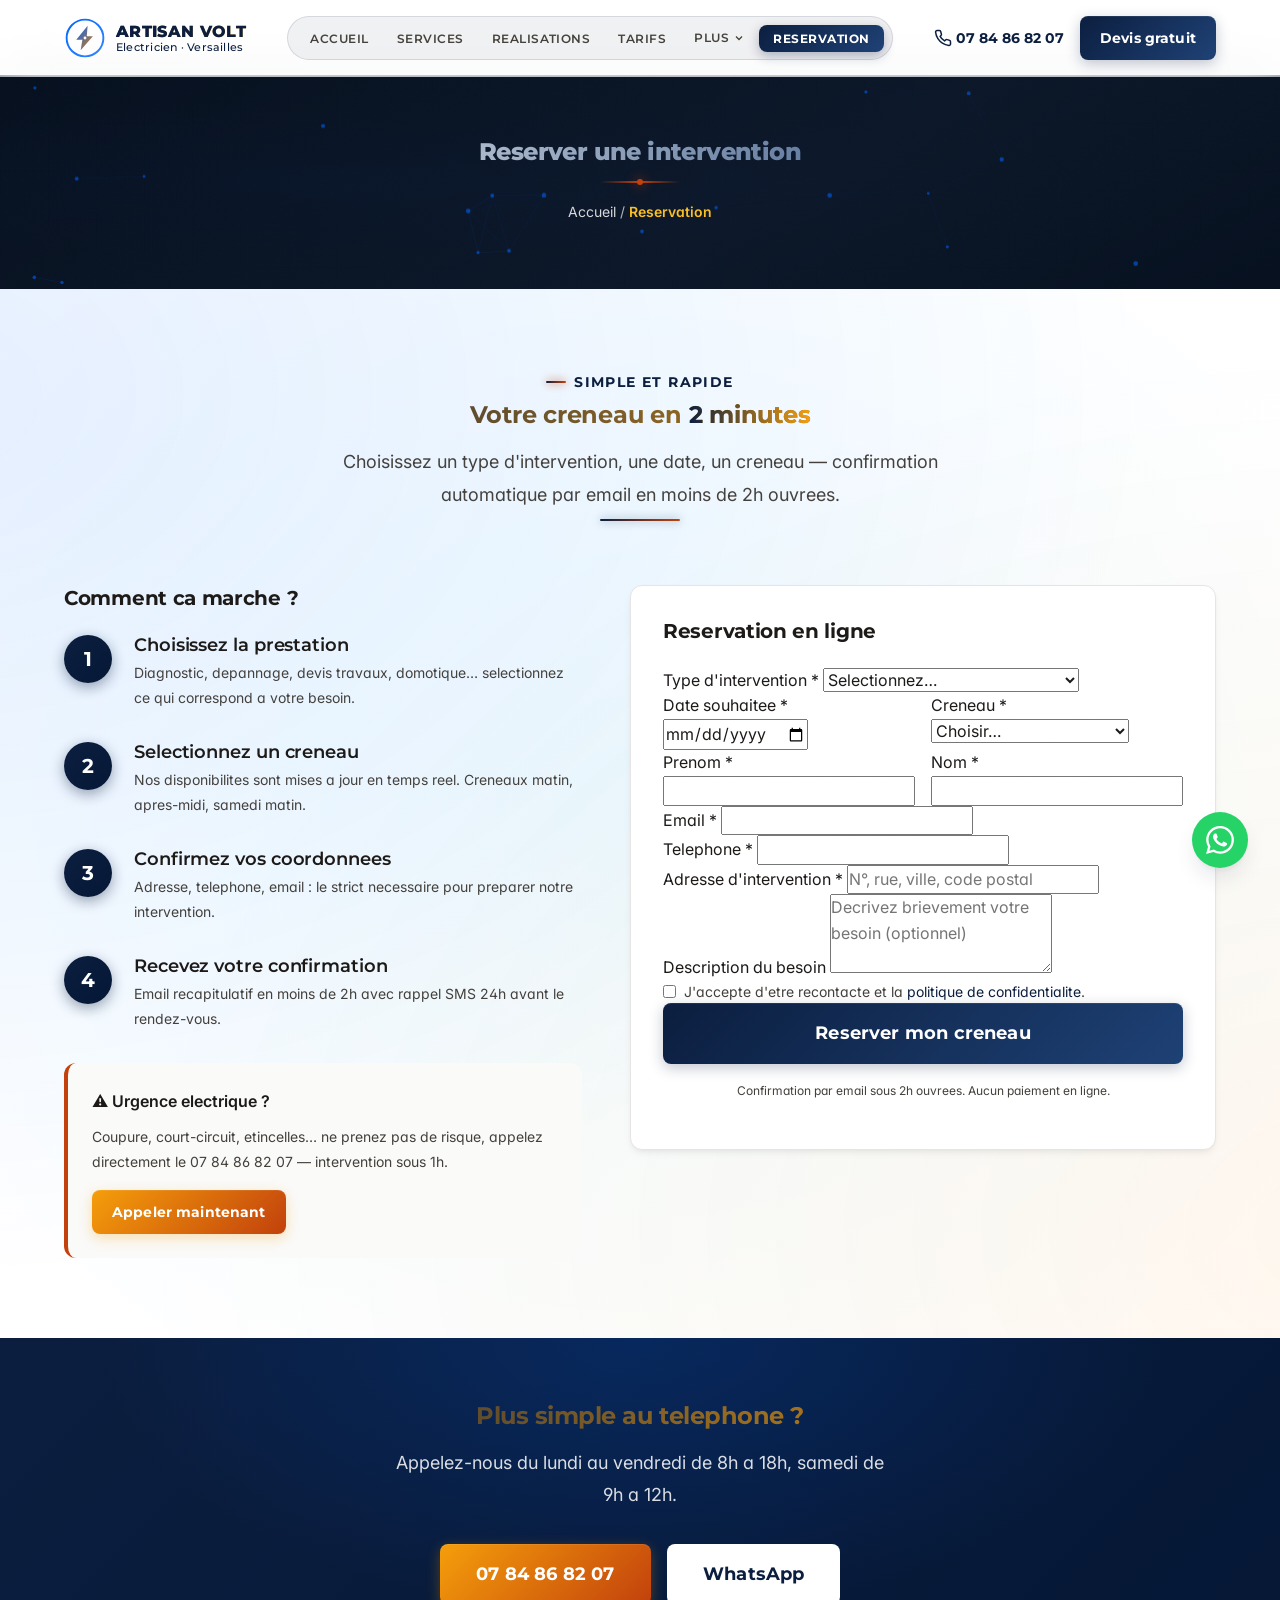
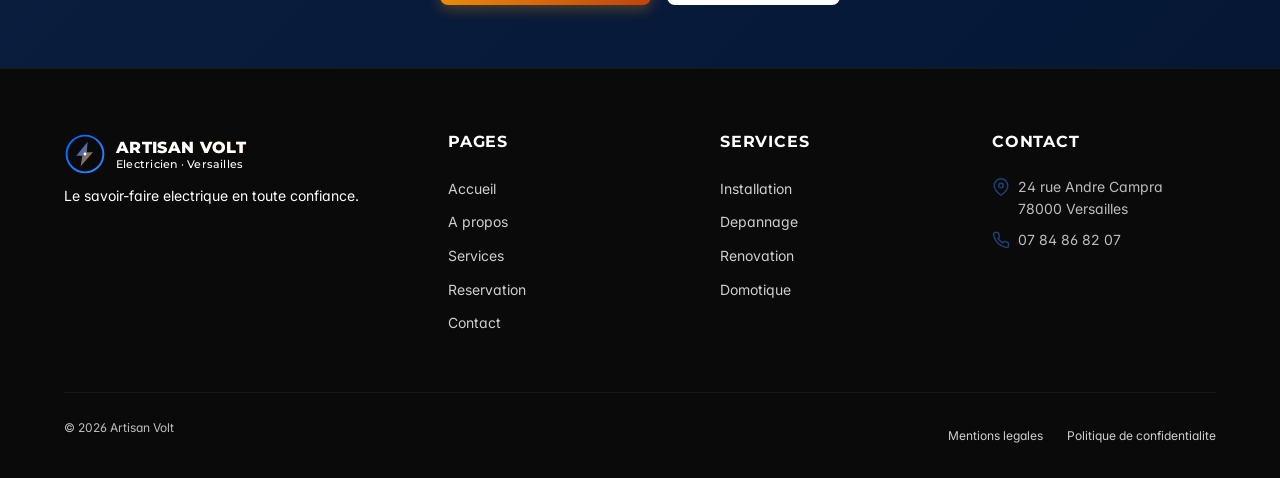
<file: booking.html>
<!DOCTYPE html>
<html lang="fr">
<head>
  <meta charset="UTF-8">
  <meta name="viewport" content="width=device-width, initial-scale=1.0">
  <meta name="description" content="Reservez votre intervention electricien en ligne — Artisan Volt Versailles. Prise de rendez-vous simple, confirmation immediate.">
  <meta name="keywords" content="reserver electricien versailles, rendez-vous electricien en ligne, prise rdv artisan volt">
  <title>Reservation — Artisan Volt | Prendre rendez-vous en ligne</title>
  <link rel="preconnect" href="https://fonts.googleapis.com">
  <link rel="preconnect" href="https://fonts.gstatic.com" crossorigin>
  <link rel="preload" as="style" href="https://fonts.googleapis.com/css2?family=Inter:wght@400;500;600;700&family=Montserrat:wght@500;600;700;800&display=swap">
  <link rel="stylesheet" media="print" onload="this.media='all'" href="https://fonts.googleapis.com/css2?family=Inter:wght@400;500;600;700&family=Montserrat:wght@500;600;700;800&display=swap">
  <noscript><link rel="stylesheet" href="https://fonts.googleapis.com/css2?family=Inter:wght@400;500;600;700&family=Montserrat:wght@500;600;700;800&display=swap"></noscript>
  <link rel="stylesheet" href="assets/css/bundle.min.css?v=2">
<link rel="icon" type="image/svg+xml" href="assets/images/logo-mark.svg">
  <link rel="apple-touch-icon" href="assets/images/logo-mark.svg">
  <!-- SEO: Canonical + Open Graph + Twitter Cards -->
  <link rel="canonical" href="https://artisanvolt.fr/booking.html">
  <meta name="theme-color" content="#0B1E3F">
  <meta property="og:site_name" content="Artisan Volt">
  <meta property="og:type" content="website">
  <meta property="og:locale" content="fr_FR">
  <meta property="og:url" content="https://artisanvolt.fr/booking.html">
  <meta property="og:title" content="Reservation — Artisan Volt">
  <meta property="og:description" content="Reservez votre intervention electricien en ligne. Prise de rendez-vous en 2 minutes.">
  <meta property="og:image" content="https://artisanvolt.fr/assets/images/og-cover.svg">
  <meta property="og:image:width" content="1200">
  <meta property="og:image:height" content="630">
  <meta name="twitter:card" content="summary_large_image">
  <meta name="twitter:title" content="Reservation — Artisan Volt">
  <meta name="twitter:description" content="Reservez votre intervention electricien en ligne. Prise de rendez-vous en 2 minutes.">
  <meta name="twitter:image" content="https://artisanvolt.fr/assets/images/og-cover.svg">
  </head>
<body>
<svg id="volt-svg-defs" xmlns="http://www.w3.org/2000/svg" style="position:absolute;width:0;height:0;overflow:hidden" aria-hidden="true" focusable="false">
  <defs>
    <filter id="volt-crackle" x="-30%" y="-30%" width="160%" height="160%">
      <feTurbulence type="turbulence" baseFrequency="0.035 0.85"
                    numOctaves="4" seed="3" result="n">
        <animate attributeName="baseFrequency"
                 values="0.035 0.85;0.035 0.85;0.035 0.85;0.035 0.85;0.11 2.4;0.18 3.2;0.09 1.8;0.035 0.85;0.035 0.85"
                 dur="4s" repeatCount="indefinite"/>
        <animate attributeName="seed"
                 values="3;3;3;3;8;14;6;3;3"
                 dur="4s" repeatCount="indefinite"/>
      </feTurbulence>
      <feDisplacementMap in="SourceGraphic" in2="n"
                         xChannelSelector="R" yChannelSelector="G">
        <animate attributeName="scale"
                 values="1;1;1;1;18;28;12;2;1"
                 dur="4s" repeatCount="indefinite"/>
      </feDisplacementMap>
    </filter>
  </defs>
</svg>

  <a href="#main" class="skip-link">Aller au contenu principal</a>
  <header class="header" id="header">
    <div class="header__inner">
      <a href="index.html" class="header__logo" aria-label="Artisan Volt - Accueil">
        <img src="assets/images/logo-mark.svg" alt="" class="header__logo-img" width="44" height="44" aria-hidden="true">
        <span class="header__logo-text">
          <span class="header__logo-brand">ARTISAN VOLT</span>
          <span class="header__logo-slogan">Electricien &middot; Versailles</span>
        </span>
      </a>
      <nav class="nav" id="nav" aria-label="Navigation principale"><ul class="nav__list"><li><a href="index.html" class="nav__link">Accueil</a></li><li><a href="services.html" class="nav__link">Services</a></li><li><a href="portfolio.html" class="nav__link">Realisations</a></li><li><a href="pricing.html" class="nav__link">Tarifs</a></li><li class="nav__dropdown">  <button class="nav__link nav__dropdown-toggle" aria-expanded="false" aria-haspopup="true">    Plus    <svg width="12" height="12" viewBox="0 0 24 24" fill="none" stroke="currentColor" stroke-width="2.5" aria-hidden="true"><polyline points="6 9 12 15 18 9"/></svg>  </button>  <ul class="nav__dropdown-menu" role="menu">    <li><a href="testimonials.html" class="nav__dropdown-link">Avis clients</a></li>    <li><a href="blog.html" class="nav__dropdown-link">Blog</a></li>    <li><a href="about.html" class="nav__dropdown-link">A propos</a></li>    <li><a href="team.html" class="nav__dropdown-link">Equipe</a></li>    <li><a href="faq.html" class="nav__dropdown-link">FAQ</a></li>    <li><a href="contact.html" class="nav__dropdown-link">Contact</a></li>  </ul></li><li><a href="booking.html" class="nav__link nav__cta">Reservation</a></li></ul></nav>
      <div class="header__cta"><a href="tel:+33784868207" class="header__phone" aria-label="Appeler"><svg width="18" height="18" viewBox="0 0 24 24" fill="none" stroke="currentColor" stroke-width="2" stroke-linecap="round" stroke-linejoin="round" aria-hidden="true"><path d="M22 16.92v3a2 2 0 0 1-2.18 2 19.79 19.79 0 0 1-8.63-3.07 19.5 19.5 0 0 1-6-6 19.79 19.79 0 0 1-3.07-8.67A2 2 0 0 1 4.11 2h3a2 2 0 0 1 2 1.72c.127.96.361 1.903.7 2.81a2 2 0 0 1-.45 2.11L8.09 9.91a16 16 0 0 0 6 6l1.27-1.27a2 2 0 0 1 2.11-.45c.907.339 1.85.573 2.81.7A2 2 0 0 1 22 16.92z"/></svg>07 84 86 82 07</a><a href="contact.html" class="btn btn--primary btn--sm magnetic">Devis gratuit</a></div>
      <button class="menu-toggle" id="menu-toggle" aria-label="Ouvrir le menu" aria-expanded="false"><span class="menu-toggle__bar"></span><span class="menu-toggle__bar"></span><span class="menu-toggle__bar"></span></button>
    </div>
  </header>
  <div class="nav-overlay" id="nav-overlay"></div>

  <main id="main">
    <section class="page-hero">
      <canvas class="hero__fx" data-hero-fx aria-hidden="true"></canvas>
      <div class="container">
        <h1 class="page-hero__title text-reveal-grad" data-spark>Reserver une intervention</h1>
        <div class="bolt-divider"></div>
        <p class="page-hero__breadcrumb"><a href="index.html">Accueil</a> / <span>Reservation</span></p>
      </div>
    </section>

    <section class="section mesh-bg">
      <div class="container">
        <div class="section__header reveal">
          <span class="section__subtitle">Simple et rapide</span>
          <h2 class="section__title">Votre creneau en <span class="gradient-text">2 minutes</span></h2>
          <p class="section__description">Choisissez un type d&#39;intervention, une date, un creneau — confirmation automatique par email en moins de 2h ouvrees.</p>
        </div>

        <div class="booking-grid">
          <div class="reveal">
            <h3 style="font-family: var(--font-heading); font-size: var(--font-size-xl); color: var(--color-text); margin-bottom: var(--space-lg);">Comment ca marche ?</h3>
            <ol class="booking-steps">
              <li><h4>Choisissez la prestation</h4><p>Diagnostic, depannage, devis travaux, domotique&hellip; selectionnez ce qui correspond a votre besoin.</p></li>
              <li><h4>Selectionnez un creneau</h4><p>Nos disponibilites sont mises a jour en temps reel. Creneaux matin, apres-midi, samedi matin.</p></li>
              <li><h4>Confirmez vos coordonnees</h4><p>Adresse, telephone, email : le strict necessaire pour preparer notre intervention.</p></li>
              <li><h4>Recevez votre confirmation</h4><p>Email recapitulatif en moins de 2h avec rappel SMS 24h avant le rendez-vous.</p></li>
            </ol>

            <div style="background: var(--color-bg-alt); padding: var(--space-lg); border-radius: var(--radius-lg); border-left: 4px solid var(--color-accent);">
              <p style="font-weight: var(--font-weight-semibold); margin-bottom: var(--space-sm); color: var(--color-text);">&#9888; Urgence electrique ?</p>
              <p style="color: var(--color-text-light); font-size: var(--font-size-sm); margin-bottom: var(--space-md);">Coupure, court-circuit, etincelles&hellip; ne prenez pas de risque, appelez directement le 07 84 86 82 07 — intervention sous 1h.</p>
              <a href="tel:+33784868207" class="btn btn--accent btn--sm magnetic glow-pulse">Appeler maintenant</a>
            </div>
          </div>

          <form class="form" data-validate aria-label="Formulaire de reservation" style="background: var(--color-bg); padding: var(--space-xl); border-radius: var(--radius-lg); border: 1px solid var(--border-color); box-shadow: var(--shadow-md);">
            <h3 style="font-family: var(--font-heading); font-size: var(--font-size-xl); color: var(--color-text); margin-bottom: var(--space-lg);">Reservation en ligne</h3>

            <div class="form__group">
              <label class="form__label" for="service">Type d&#39;intervention <span aria-hidden="true">*</span></label>
              <select id="service" name="service" class="form__input" required>
                <option value="">Selectionnez&hellip;</option>
                <option value="diagnostic">Diagnostic complet (80&euro;)</option>
                <option value="depannage">Depannage / Panne</option>
                <option value="installation">Installation neuve / Ajout</option>
                <option value="renovation">Renovation electrique</option>
                <option value="domotique">Domotique / Maison connectee</option>
                <option value="borne">Borne de recharge VE</option>
                <option value="autre">Autre demande</option>
              </select>
            </div>

            <div class="form__row" style="display: grid; grid-template-columns: 1fr 1fr; gap: var(--space-md);">
              <div class="form__group">
                <label class="form__label" for="date">Date souhaitee <span aria-hidden="true">*</span></label>
                <input id="date" name="date" type="date" class="form__input" required>
              </div>
              <div class="form__group">
                <label class="form__label" for="slot">Creneau <span aria-hidden="true">*</span></label>
                <select id="slot" name="slot" class="form__input" required>
                  <option value="">Choisir&hellip;</option>
                  <option value="matin">Matin (8h-12h)</option>
                  <option value="apres-midi">Apres-midi (14h-18h)</option>
                  <option value="fin-journee">Fin de journee (17h-19h)</option>
                </select>
              </div>
            </div>

            <div class="form__row" style="display: grid; grid-template-columns: 1fr 1fr; gap: var(--space-md);">
              <div class="form__group">
                <label class="form__label" for="firstname">Prenom <span aria-hidden="true">*</span></label>
                <input id="firstname" name="firstname" type="text" class="form__input" required autocomplete="given-name">
              </div>
              <div class="form__group">
                <label class="form__label" for="lastname">Nom <span aria-hidden="true">*</span></label>
                <input id="lastname" name="lastname" type="text" class="form__input" required autocomplete="family-name">
              </div>
            </div>

            <div class="form__group">
              <label class="form__label" for="email">Email <span aria-hidden="true">*</span></label>
              <input id="email" name="email" type="email" class="form__input" required autocomplete="email">
            </div>

            <div class="form__group">
              <label class="form__label" for="phone">Telephone <span aria-hidden="true">*</span></label>
              <input id="phone" name="phone" type="tel" class="form__input" required autocomplete="tel" pattern="[0-9 +]{10,15}">
            </div>

            <div class="form__group">
              <label class="form__label" for="address">Adresse d&#39;intervention <span aria-hidden="true">*</span></label>
              <input id="address" name="address" type="text" class="form__input" required autocomplete="street-address" placeholder="N&deg;, rue, ville, code postal">
            </div>

            <div class="form__group">
              <label class="form__label" for="message">Description du besoin</label>
              <textarea id="message" name="message" class="form__input" rows="3" placeholder="Decrivez brievement votre besoin (optionnel)"></textarea>
            </div>

            <div class="form__group" style="display: flex; align-items: flex-start; gap: var(--space-sm);">
              <input id="consent" type="checkbox" required style="margin-top: 4px;">
              <label for="consent" style="font-size: var(--font-size-sm); color: var(--color-text-light);">J&#39;accepte d&#39;etre recontacte et la <a href="privacy.html" style="color: var(--color-primary);">politique de confidentialite</a>.</label>
            </div>

            <input type="text" name="website" style="display:none" tabindex="-1" autocomplete="off" aria-hidden="true">

            <button type="submit" class="btn btn--primary btn--lg btn--full magnetic">Reserver mon creneau</button>
            <p style="font-size: var(--font-size-xs); color: var(--color-text-light); text-align: center; margin-top: var(--space-md);">Confirmation par email sous 2h ouvrees. Aucun paiement en ligne.</p>
          </form>
        </div>
      </div>
    </section>

    <section class="cta-section">
      <div class="container">
        <div class="reveal">
          <h2 class="cta-section__title">Plus simple au telephone ?</h2>
          <p class="cta-section__description">Appelez-nous du lundi au vendredi de 8h a 18h, samedi de 9h a 12h.</p>
          <div class="cta-section__buttons">
            <a href="tel:+33784868207" class="btn btn--accent btn--lg magnetic glow-pulse">07 84 86 82 07</a>
            <a href="https://wa.me/33784868207" class="btn btn--white btn--lg magnetic" target="_blank" rel="noopener noreferrer">WhatsApp</a>
          </div>
        </div>
      </div>
    </section>
  </main>

  <footer class="footer">
    <div class="container">
      <div class="footer__inner">
        <div class="footer__brand">      <a href="index.html" class="header__logo" aria-label="Artisan Volt - Accueil">
        <img src="assets/images/logo-mark.svg" alt="" class="header__logo-img" width="44" height="44" aria-hidden="true">
        <span class="header__logo-text">
          <span class="header__logo-brand">ARTISAN VOLT</span>
          <span class="header__logo-slogan">Electricien &middot; Versailles</span>
        </span>
      </a><p>Le savoir-faire electrique en toute confiance.</p></div>
        <div><h4 class="footer__heading">Pages</h4><ul class="footer__links"><li><a href="index.html">Accueil</a></li><li><a href="about.html">A propos</a></li><li><a href="services.html">Services</a></li><li><a href="booking.html">Reservation</a></li><li><a href="contact.html">Contact</a></li></ul></div>
        <div><h4 class="footer__heading">Services</h4><ul class="footer__links"><li><a href="services.html">Installation</a></li><li><a href="services.html">Depannage</a></li><li><a href="services.html">Renovation</a></li><li><a href="services.html">Domotique</a></li></ul></div>
        <div><h4 class="footer__heading">Contact</h4><div class="footer__contact-item"><svg viewBox="0 0 24 24" fill="none" stroke="currentColor" stroke-width="2" aria-hidden="true"><path d="M21 10c0 7-9 13-9 13s-9-6-9-13a9 9 0 0 1 18 0z"/><circle cx="12" cy="10" r="3"/></svg><span>24 rue Andre Campra<br>78000 Versailles</span></div><div class="footer__contact-item"><svg viewBox="0 0 24 24" fill="none" stroke="currentColor" stroke-width="2" aria-hidden="true"><path d="M22 16.92v3a2 2 0 0 1-2.18 2 19.79 19.79 0 0 1-8.63-3.07 19.5 19.5 0 0 1-6-6 19.79 19.79 0 0 1-3.07-8.67A2 2 0 0 1 4.11 2h3a2 2 0 0 1 2 1.72c.127.96.361 1.903.7 2.81a2 2 0 0 1-.45 2.11L8.09 9.91a16 16 0 0 0 6 6l1.27-1.27a2 2 0 0 1 2.11-.45c.907.339 1.85.573 2.81.7A2 2 0 0 1 22 16.92z"/></svg><span>07 84 86 82 07</span></div></div>
      </div>
      <div class="footer__bottom"><p class="footer__copyright">&copy; 2026 Artisan Volt</p><div class="footer__legal"><a href="legal.html">Mentions legales</a><a href="privacy.html">Politique de confidentialite</a></div></div>
    </div>
  </footer>

  <a href="https://wa.me/33784868207" class="whatsapp-btn" aria-label="WhatsApp" target="_blank" rel="noopener noreferrer"><svg viewBox="0 0 24 24" fill="currentColor" aria-hidden="true"><path d="M17.472 14.382c-.297-.149-1.758-.867-2.03-.967-.273-.099-.471-.148-.67.15-.197.297-.767.966-.94 1.164-.173.199-.347.223-.644.075-.297-.15-1.255-.463-2.39-1.475-.883-.788-1.48-1.761-1.653-2.059-.173-.297-.018-.458.13-.606.134-.133.298-.347.446-.52.149-.174.198-.298.298-.497.099-.198.05-.371-.025-.52-.075-.149-.669-1.612-.916-2.207-.242-.579-.487-.5-.669-.51-.173-.008-.371-.01-.57-.01-.198 0-.52.074-.792.372-.272.297-1.04 1.016-1.04 2.479 0 1.462 1.065 2.875 1.213 3.074.149.198 2.096 3.2 5.077 4.487.709.306 1.262.489 1.694.625.712.227 1.36.195 1.871.118.571-.085 1.758-.719 2.006-1.413.248-.694.248-1.289.173-1.413-.074-.124-.272-.198-.57-.347m-5.421 7.403h-.004a9.87 9.87 0 01-5.031-1.378l-.361-.214-3.741.982.998-3.648-.235-.374a9.86 9.86 0 01-1.51-5.26c.001-5.45 4.436-9.884 9.888-9.884 2.64 0 5.122 1.03 6.988 2.898a9.825 9.825 0 012.893 6.994c-.003 5.45-4.437 9.884-9.885 9.884m8.413-18.297A11.815 11.815 0 0012.05 0C5.495 0 .16 5.335.157 11.892c0 2.096.547 4.142 1.588 5.945L.057 24l6.305-1.654a11.882 11.882 0 005.683 1.448h.005c6.554 0 11.89-5.335 11.893-11.893a11.821 11.821 0 00-3.48-8.413z"/></svg></a>

  <script src="assets/js/main.js?v=2" defer></script>
  <script src="assets/js/ultra-pro.js" defer></script>
  <script src="assets/js/effects.js" defer></script>
  <script src="assets/js/wow-effects.js" defer></script>
  <script src="assets/js/next-level.js" defer></script>
  <script src="assets/js/hero-electric.js" defer></script>

  <!-- Barre mobile fixe : appel / whatsapp / devis -->
  <nav class="mobile-bottom-bar" aria-label="Actions rapides mobile">
    <a href="tel:+33784868207" class="mobile-bottom-bar__btn mobile-bottom-bar__btn--call" aria-label="Appeler">
      <svg viewBox="0 0 24 24" fill="none" stroke="currentColor" stroke-width="2.2" stroke-linecap="round" stroke-linejoin="round" aria-hidden="true"><path d="M22 16.92v3a2 2 0 0 1-2.18 2 19.79 19.79 0 0 1-8.63-3.07 19.5 19.5 0 0 1-6-6 19.79 19.79 0 0 1-3.07-8.67A2 2 0 0 1 4.11 2h3a2 2 0 0 1 2 1.72c.127.96.361 1.903.7 2.81a2 2 0 0 1-.45 2.11L8.09 9.91a16 16 0 0 0 6 6l1.27-1.27a2 2 0 0 1 2.11-.45c.907.339 1.85.573 2.81.7A2 2 0 0 1 22 16.92z"/></svg>
      <span>Appeler</span>
    </a>
    <a href="https://wa.me/33784868207" class="mobile-bottom-bar__btn mobile-bottom-bar__btn--whatsapp" target="_blank" rel="noopener" aria-label="WhatsApp">
      <svg viewBox="0 0 24 24" fill="currentColor" aria-hidden="true"><path d="M17.472 14.382c-.297-.149-1.758-.867-2.03-.967-.273-.099-.471-.148-.67.15-.197.297-.767.966-.94 1.164-.173.199-.347.223-.644.075-.297-.15-1.255-.463-2.39-1.475-.883-.788-1.48-1.761-1.653-2.059-.173-.297-.018-.458.13-.606.134-.133.298-.347.446-.52.149-.174.198-.298.298-.497.099-.198.05-.371-.025-.52-.075-.149-.669-1.612-.916-2.207-.242-.579-.487-.5-.669-.51-.173-.008-.371-.01-.57-.01-.198 0-.52.074-.792.372-.272.297-1.04 1.016-1.04 2.479 0 1.462 1.065 2.875 1.213 3.074.149.198 2.096 3.2 5.077 4.487.709.306 1.262.489 1.694.625.712.227 1.36.195 1.871.118.571-.085 1.758-.719 2.006-1.413.248-.694.248-1.289.173-1.413-.074-.124-.272-.198-.57-.347m-5.421 7.403h-.004a9.87 9.87 0 01-5.031-1.378l-.361-.214-3.741.982.998-3.648-.235-.374a9.86 9.86 0 01-1.51-5.26c.001-5.45 4.436-9.884 9.888-9.884 2.64 0 5.122 1.03 6.988 2.898a9.825 9.825 0 012.893 6.994c-.003 5.45-4.437 9.884-9.885 9.884m8.413-18.297A11.815 11.815 0 0012.05 0C5.495 0 .16 5.335.157 11.892c0 2.096.547 4.142 1.588 5.945L.057 24l6.305-1.654a11.882 11.882 0 005.683 1.448h.005c6.554 0 11.89-5.335 11.893-11.893a11.821 11.821 0 00-3.48-8.413Z"/></svg>
      <span>WhatsApp</span>
    </a>
    <a href="contact.html" class="mobile-bottom-bar__btn mobile-bottom-bar__btn--quote" aria-label="Devis gratuit">
      <svg viewBox="0 0 24 24" fill="none" stroke="currentColor" stroke-width="2.2" stroke-linecap="round" stroke-linejoin="round" aria-hidden="true"><path d="M14 2H6a2 2 0 0 0-2 2v16a2 2 0 0 0 2 2h12a2 2 0 0 0 2-2V8z"/><polyline points="14 2 14 8 20 8"/><line x1="16" y1="13" x2="8" y2="13"/><line x1="16" y1="17" x2="8" y2="17"/></svg>
      <span>Devis</span>
    </a>
  </nav>

</body>
</html>
</file>
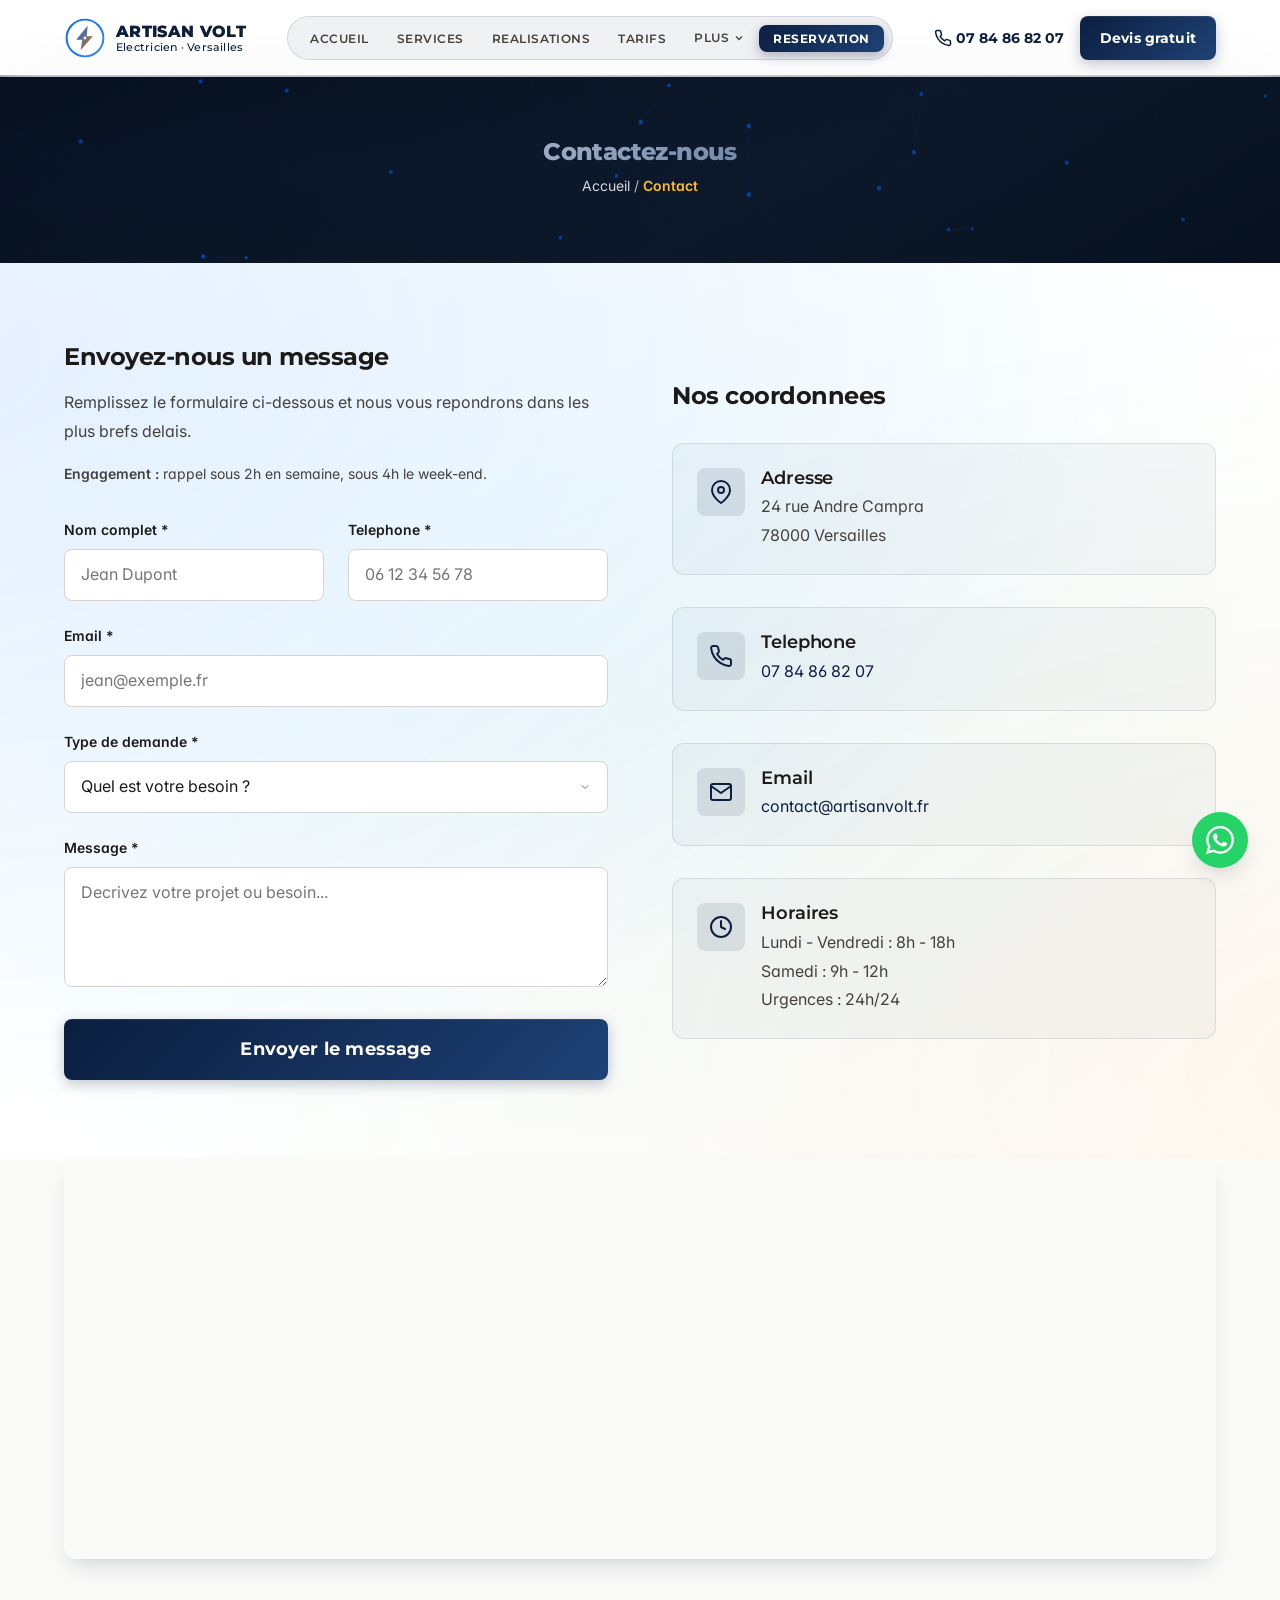
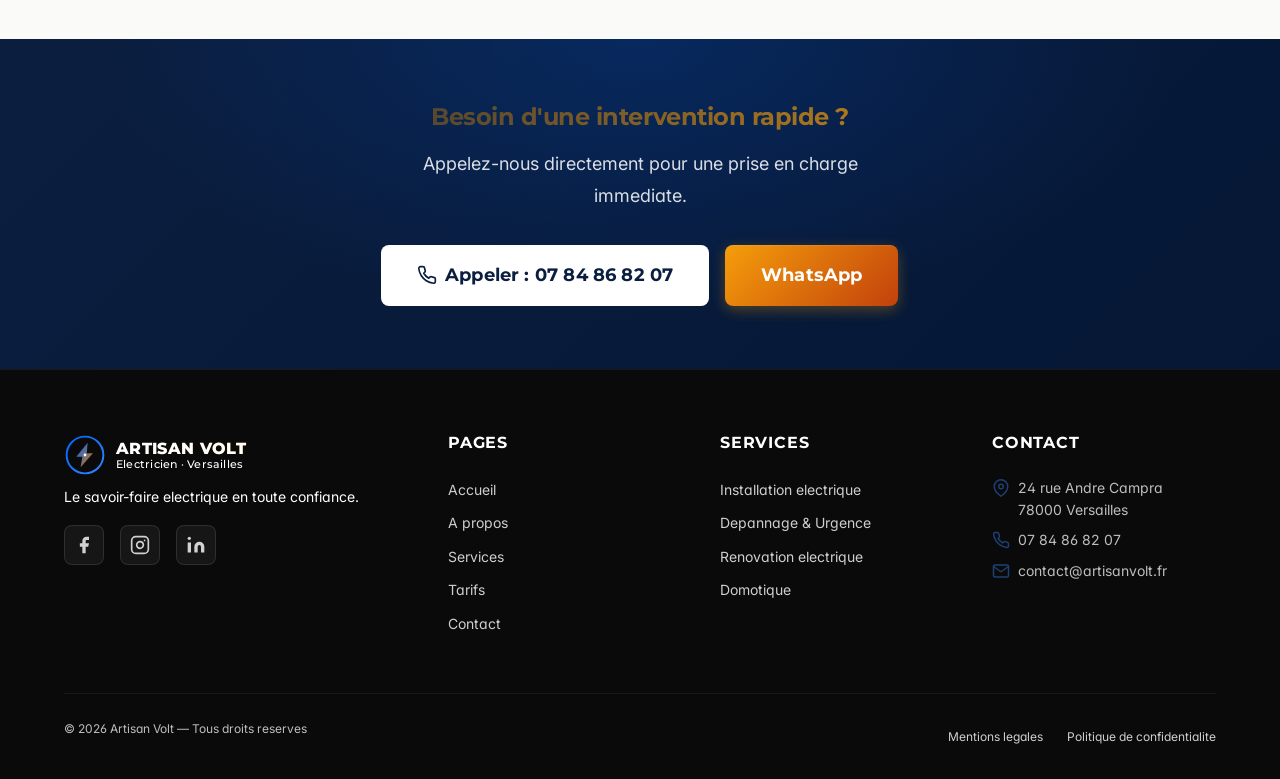
<file: contact.html>
<!DOCTYPE html>
<html lang="fr">
<head>
  <meta charset="UTF-8">
  <meta name="viewport" content="width=device-width, initial-scale=1.0">
  <meta name="description" content="Contactez Artisan Volt, electricien a Versailles. Devis gratuit, intervention rapide. 24 rue Andre Campra, 78000 Versailles.">
  <title>Contact — Artisan Volt | Electricien Versailles</title>
  <link rel="preconnect" href="https://fonts.googleapis.com">
  <link rel="preconnect" href="https://fonts.gstatic.com" crossorigin>
  <link rel="preload" as="style" href="https://fonts.googleapis.com/css2?family=Inter:wght@400;500;600;700&family=Montserrat:wght@500;600;700;800&display=swap">
  <link rel="stylesheet" media="print" onload="this.media='all'" href="https://fonts.googleapis.com/css2?family=Inter:wght@400;500;600;700&family=Montserrat:wght@500;600;700;800&display=swap">
  <noscript><link rel="stylesheet" href="https://fonts.googleapis.com/css2?family=Inter:wght@400;500;600;700&family=Montserrat:wght@500;600;700;800&display=swap"></noscript>
  <link rel="stylesheet" href="assets/css/bundle.min.css?v=2">
<link rel="icon" type="image/svg+xml" href="assets/images/logo-mark.svg">
  <link rel="apple-touch-icon" href="assets/images/logo-mark.svg">
  <!-- SEO: Canonical + Open Graph + Twitter Cards -->
  <link rel="canonical" href="https://artisanvolt.fr/contact.html">
  <meta name="theme-color" content="#0B1E3F">
  <meta property="og:site_name" content="Artisan Volt">
  <meta property="og:type" content="website">
  <meta property="og:locale" content="fr_FR">
  <meta property="og:url" content="https://artisanvolt.fr/contact.html">
  <meta property="og:title" content="Contact — Artisan Volt">
  <meta property="og:description" content="Contactez Artisan Volt a Versailles. Devis gratuit, intervention rapide, 24 rue Andre Campra.">
  <meta property="og:image" content="https://artisanvolt.fr/assets/images/og-cover.svg">
  <meta property="og:image:width" content="1200">
  <meta property="og:image:height" content="630">
  <meta name="twitter:card" content="summary_large_image">
  <meta name="twitter:title" content="Contact — Artisan Volt">
  <meta name="twitter:description" content="Contactez Artisan Volt a Versailles. Devis gratuit, intervention rapide, 24 rue Andre Campra.">
  <meta name="twitter:image" content="https://artisanvolt.fr/assets/images/og-cover.svg">
  </head>
<body>
<svg id="volt-svg-defs" xmlns="http://www.w3.org/2000/svg" style="position:absolute;width:0;height:0;overflow:hidden" aria-hidden="true" focusable="false">
  <defs>
    <filter id="volt-crackle" x="-30%" y="-30%" width="160%" height="160%">
      <feTurbulence type="turbulence" baseFrequency="0.035 0.85"
                    numOctaves="4" seed="3" result="n">
        <animate attributeName="baseFrequency"
                 values="0.035 0.85;0.035 0.85;0.035 0.85;0.035 0.85;0.11 2.4;0.18 3.2;0.09 1.8;0.035 0.85;0.035 0.85"
                 dur="4s" repeatCount="indefinite"/>
        <animate attributeName="seed"
                 values="3;3;3;3;8;14;6;3;3"
                 dur="4s" repeatCount="indefinite"/>
      </feTurbulence>
      <feDisplacementMap in="SourceGraphic" in2="n"
                         xChannelSelector="R" yChannelSelector="G">
        <animate attributeName="scale"
                 values="1;1;1;1;18;28;12;2;1"
                 dur="4s" repeatCount="indefinite"/>
      </feDisplacementMap>
    </filter>
  </defs>
</svg>

  <a href="#main" class="skip-link">Aller au contenu principal</a>

  <!-- HEADER -->
  <header class="header" id="header">
    <div class="header__inner">
            <a href="index.html" class="header__logo" aria-label="Artisan Volt - Accueil">
        <img src="assets/images/logo-mark.svg" alt="" class="header__logo-img" width="44" height="44" aria-hidden="true">
        <span class="header__logo-text">
          <span class="header__logo-brand">ARTISAN VOLT</span>
          <span class="header__logo-slogan">Electricien &middot; Versailles</span>
        </span>
      </a>
      <nav class="nav" id="nav" aria-label="Navigation principale">
        <ul class="nav__list"><li><a href="index.html" class="nav__link">Accueil</a></li><li><a href="services.html" class="nav__link">Services</a></li><li><a href="portfolio.html" class="nav__link">Realisations</a></li><li><a href="pricing.html" class="nav__link">Tarifs</a></li><li class="nav__dropdown">  <button class="nav__link nav__dropdown-toggle" aria-expanded="false" aria-haspopup="true">    Plus    <svg width="12" height="12" viewBox="0 0 24 24" fill="none" stroke="currentColor" stroke-width="2.5" aria-hidden="true"><polyline points="6 9 12 15 18 9"/></svg>  </button>  <ul class="nav__dropdown-menu" role="menu">    <li><a href="testimonials.html" class="nav__dropdown-link">Avis clients</a></li>    <li><a href="blog.html" class="nav__dropdown-link">Blog</a></li>    <li><a href="about.html" class="nav__dropdown-link">A propos</a></li>    <li><a href="team.html" class="nav__dropdown-link">Equipe</a></li>    <li><a href="faq.html" class="nav__dropdown-link">FAQ</a></li>    <li><a href="contact.html" class="nav__dropdown-link">Contact</a></li>  </ul></li><li><a href="booking.html" class="nav__link nav__cta">Reservation</a></li></ul>
      </nav>
      <div class="header__cta">
        <a href="tel:+33784868207" class="header__phone" aria-label="Appeler">
          <svg width="18" height="18" viewBox="0 0 24 24" fill="none" stroke="currentColor" stroke-width="2" stroke-linecap="round" stroke-linejoin="round" aria-hidden="true"><path d="M22 16.92v3a2 2 0 0 1-2.18 2 19.79 19.79 0 0 1-8.63-3.07 19.5 19.5 0 0 1-6-6 19.79 19.79 0 0 1-3.07-8.67A2 2 0 0 1 4.11 2h3a2 2 0 0 1 2 1.72c.127.96.361 1.903.7 2.81a2 2 0 0 1-.45 2.11L8.09 9.91a16 16 0 0 0 6 6l1.27-1.27a2 2 0 0 1 2.11-.45c.907.339 1.85.573 2.81.7A2 2 0 0 1 22 16.92z"/></svg>
          07 84 86 82 07
        </a>
        <a href="contact.html" class="btn btn--primary btn--sm">Devis gratuit</a>
      </div>
      <button class="menu-toggle" id="menu-toggle" aria-label="Ouvrir le menu" aria-expanded="false">
        <span class="menu-toggle__bar"></span>
        <span class="menu-toggle__bar"></span>
        <span class="menu-toggle__bar"></span>
      </button>
    </div>
  </header>
  <div class="nav-overlay" id="nav-overlay"></div>

  <main id="main">
    <!-- PAGE HERO -->
    <section class="page-hero">
      <canvas class="hero__fx" data-hero-fx aria-hidden="true"></canvas>
      <div class="container">
        <h1 class="page-hero__title text-reveal-grad" data-spark>Contactez-nous</h1>
        <p class="page-hero__breadcrumb">
          <a href="index.html">Accueil</a> / <span>Contact</span>
        </p>
      </div>
    </section>

    <!-- CONTACT FORM + INFO -->
    <section class="section mesh-bg">
      <div class="container">
        <div class="split">
          <div class="reveal">
            <h2 style="margin-bottom: var(--space-md);">Envoyez-nous un message</h2>
            <p>Remplissez le formulaire ci-dessous et nous vous repondrons dans les plus brefs delais.</p>
            <p style="color:var(--color-text-light);font-size:var(--font-size-sm);margin-top:var(--space-sm);"><strong>Engagement :</strong> rappel sous 2h en semaine, sous 4h le week-end.</p>
            <form data-validate action="https://formspree.io/f/your-form-id" method="POST" style="margin-top: var(--space-xl);">
              <div role="status" aria-live="polite" class="visually-hidden"></div>
              <!-- Honeypot anti-spam -->
              <input type="text" name="_gotcha" style="display:none" tabindex="-1" autocomplete="off">

              <div class="grid grid--2">
                <div class="form-group form-field">
                  <label for="name">Nom complet *</label>
                  <input type="text" id="name" name="name" class="form-control" required placeholder="Jean Dupont" minlength="2" autocomplete="name">
                </div>
                <div class="form-group form-field">
                  <label for="phone">Telephone *</label>
                  <input type="tel" id="phone" name="phone" class="form-control" required placeholder="06 12 34 56 78" autocomplete="tel">
                </div>
              </div>
              <div class="form-group form-field">
                <label for="email">Email *</label>
                <input type="email" id="email" name="email" class="form-control" required placeholder="jean@exemple.fr" autocomplete="email">
              </div>
              <div class="form-group form-field">
                <label for="subject">Type de demande *</label>
                <select id="subject" name="subject" class="form-control" required>
                  <option value="" disabled selected>Quel est votre besoin ?</option>
                  <option value="devis">Demande de devis</option>
                  <option value="depannage">Depannage / Urgence</option>
                  <option value="installation">Installation electrique</option>
                  <option value="renovation">Renovation electrique</option>
                  <option value="domotique">Domotique</option>
                  <option value="normes">Mise aux normes</option>
                  <option value="autre">Autre</option>
                </select>
              </div>
              <div class="form-group form-field">
                <label for="message">Message *</label>
                <textarea id="message" name="message" class="form-control" required placeholder="Decrivez votre projet ou besoin..." minlength="10"></textarea>
              </div>
              <button type="submit" class="btn btn--primary btn--lg btn--full">Envoyer le message</button>
            </form>
          </div>
          <div class="reveal reveal--delay-1">
            <h2 style="margin-bottom: var(--space-xl);">Nos coordonnees</h2>

            <div style="display: flex; flex-direction: column; gap: var(--space-xl);">
              <div class="contact-card" style="display: flex; align-items: flex-start; gap: var(--space-md);">
                <span style="width: 48px; height: 48px; border-radius: var(--radius-md); background: rgba(var(--color-primary-rgb), 0.1); display: flex; align-items: center; justify-content: center; flex-shrink: 0;">
                  <svg width="24" height="24" viewBox="0 0 24 24" fill="none" stroke="var(--color-primary)" stroke-width="2" stroke-linecap="round" stroke-linejoin="round" aria-hidden="true"><path d="M21 10c0 7-9 13-9 13s-9-6-9-13a9 9 0 0 1 18 0z"/><circle cx="12" cy="10" r="3"/></svg>
                </span>
                <div>
                  <h4 style="margin-bottom: var(--space-xs);">Adresse</h4>
                  <p style="margin-bottom: 0;">24 rue Andre Campra<br>78000 Versailles</p>
                </div>
              </div>

              <div class="contact-card" style="display: flex; align-items: flex-start; gap: var(--space-md);">
                <span style="width: 48px; height: 48px; border-radius: var(--radius-md); background: rgba(var(--color-primary-rgb), 0.1); display: flex; align-items: center; justify-content: center; flex-shrink: 0;">
                  <svg width="24" height="24" viewBox="0 0 24 24" fill="none" stroke="var(--color-primary)" stroke-width="2" stroke-linecap="round" stroke-linejoin="round" aria-hidden="true"><path d="M22 16.92v3a2 2 0 0 1-2.18 2 19.79 19.79 0 0 1-8.63-3.07 19.5 19.5 0 0 1-6-6 19.79 19.79 0 0 1-3.07-8.67A2 2 0 0 1 4.11 2h3a2 2 0 0 1 2 1.72c.127.96.361 1.903.7 2.81a2 2 0 0 1-.45 2.11L8.09 9.91a16 16 0 0 0 6 6l1.27-1.27a2 2 0 0 1 2.11-.45c.907.339 1.85.573 2.81.7A2 2 0 0 1 22 16.92z"/></svg>
                </span>
                <div>
                  <h4 style="margin-bottom: var(--space-xs);">Telephone</h4>
                  <p style="margin-bottom: 0;"><a href="tel:+33784868207">07 84 86 82 07</a></p>
                </div>
              </div>

              <div class="contact-card" style="display: flex; align-items: flex-start; gap: var(--space-md);">
                <span style="width: 48px; height: 48px; border-radius: var(--radius-md); background: rgba(var(--color-primary-rgb), 0.1); display: flex; align-items: center; justify-content: center; flex-shrink: 0;">
                  <svg width="24" height="24" viewBox="0 0 24 24" fill="none" stroke="var(--color-primary)" stroke-width="2" stroke-linecap="round" stroke-linejoin="round" aria-hidden="true"><path d="M4 4h16c1.1 0 2 .9 2 2v12c0 1.1-.9 2-2 2H4c-1.1 0-2-.9-2-2V6c0-1.1.9-2 2-2z"/><polyline points="22,6 12,13 2,6"/></svg>
                </span>
                <div>
                  <h4 style="margin-bottom: var(--space-xs);">Email</h4>
                  <p style="margin-bottom: 0;"><a href="mailto:contact@artisanvolt.fr">contact@artisanvolt.fr</a></p>
                </div>
              </div>

              <div class="contact-card" style="display: flex; align-items: flex-start; gap: var(--space-md);">
                <span style="width: 48px; height: 48px; border-radius: var(--radius-md); background: rgba(var(--color-primary-rgb), 0.1); display: flex; align-items: center; justify-content: center; flex-shrink: 0;">
                  <svg width="24" height="24" viewBox="0 0 24 24" fill="none" stroke="var(--color-primary)" stroke-width="2" stroke-linecap="round" stroke-linejoin="round" aria-hidden="true"><circle cx="12" cy="12" r="10"/><polyline points="12 6 12 12 16 14"/></svg>
                </span>
                <div>
                  <h4 style="margin-bottom: var(--space-xs);">Horaires</h4>
                  <p style="margin-bottom: 0;">Lundi - Vendredi : 8h - 18h<br>Samedi : 9h - 12h<br>Urgences : 24h/24</p>
                </div>
              </div>
            </div>
          </div>
        </div>
      </div>
    </section>

    <!-- GOOGLE MAPS -->
    <section class="section section--alt" style="padding-top: 0;">
      <div class="container">
        <div class="reveal" style="border-radius: var(--radius-lg); overflow: hidden; box-shadow: var(--shadow-lg);">
          <iframe
            src="https://www.google.com/maps/embed?pb=!1m18!1m12!1m3!1d2630.5!2d2.1!3d48.8!2m3!1f0!2f0!3f0!3m2!1i1024!2i768!4f13.1!3m3!1m2!1s0x0%3A0x0!2s24+rue+Andre+Campra+78000+Versailles!5e0!3m2!1sfr!2sfr!4v1"
            width="100%"
            height="400"
            style="border:0; display: block;"
            allowfullscreen=""
            loading="lazy"
            referrerpolicy="no-referrer-when-downgrade"
            title="Localisation Artisan Volt — 24 rue Andre Campra, Versailles"></iframe>
        </div>
      </div>
    </section>

    <!-- CTA -->
    <section class="cta-section">
      <div class="container">
        <div class="reveal">
          <h2 class="cta-section__title">Besoin d'une intervention rapide ?</h2>
          <p class="cta-section__description">Appelez-nous directement pour une prise en charge immediate.</p>
          <div class="cta-section__buttons">
            <a href="tel:+33784868207" class="btn btn--white btn--lg">
              <svg width="20" height="20" viewBox="0 0 24 24" fill="none" stroke="currentColor" stroke-width="2" stroke-linecap="round" stroke-linejoin="round" aria-hidden="true"><path d="M22 16.92v3a2 2 0 0 1-2.18 2 19.79 19.79 0 0 1-8.63-3.07 19.5 19.5 0 0 1-6-6 19.79 19.79 0 0 1-3.07-8.67A2 2 0 0 1 4.11 2h3a2 2 0 0 1 2 1.72c.127.96.361 1.903.7 2.81a2 2 0 0 1-.45 2.11L8.09 9.91a16 16 0 0 0 6 6l1.27-1.27a2 2 0 0 1 2.11-.45c.907.339 1.85.573 2.81.7A2 2 0 0 1 22 16.92z"/></svg>
              Appeler : 07 84 86 82 07
            </a>
            <a href="https://wa.me/33784868207" class="btn btn--accent btn--lg" target="_blank" rel="noopener noreferrer">WhatsApp</a>
          </div>
        </div>
      </div>
    </section>
  </main>

  <!-- FOOTER -->
  <footer class="footer">
    <div class="container">
      <div class="footer__inner">
        <div class="footer__brand">
                <a href="index.html" class="header__logo" aria-label="Artisan Volt - Accueil">
        <img src="assets/images/logo-mark.svg" alt="" class="header__logo-img" width="44" height="44" aria-hidden="true">
        <span class="header__logo-text">
          <span class="header__logo-brand">ARTISAN VOLT</span>
          <span class="header__logo-slogan">Electricien &middot; Versailles</span>
        </span>
      </a>
          <p>Le savoir-faire electrique en toute confiance.</p>
          <div class="footer__socials">
            <a href="#" class="footer__social-link" aria-label="Facebook"><svg viewBox="0 0 24 24" fill="currentColor" aria-hidden="true"><path d="M18 2h-3a5 5 0 0 0-5 5v3H7v4h3v8h4v-8h3l1-4h-4V7a1 1 0 0 1 1-1h3z"/></svg></a>
            <a href="#" class="footer__social-link" aria-label="Instagram"><svg viewBox="0 0 24 24" fill="none" stroke="currentColor" stroke-width="2" stroke-linecap="round" stroke-linejoin="round" aria-hidden="true"><rect x="2" y="2" width="20" height="20" rx="5" ry="5"/><path d="M16 11.37A4 4 0 1 1 12.63 8 4 4 0 0 1 16 11.37z"/><line x1="17.5" y1="6.5" x2="17.51" y2="6.5"/></svg></a>
            <a href="#" class="footer__social-link" aria-label="LinkedIn"><svg viewBox="0 0 24 24" fill="currentColor" aria-hidden="true"><path d="M16 8a6 6 0 0 1 6 6v7h-4v-7a2 2 0 0 0-2-2 2 2 0 0 0-2 2v7h-4v-7a6 6 0 0 1 6-6z"/><rect x="2" y="9" width="4" height="12"/><circle cx="4" cy="4" r="2"/></svg></a>
          </div>
        </div>
        <div>
          <h4 class="footer__heading">Pages</h4>
          <ul class="footer__links">
            <li><a href="index.html">Accueil</a></li>
            <li><a href="about.html">A propos</a></li>
            <li><a href="services.html">Services</a></li>
            <li><a href="pricing.html">Tarifs</a></li>
            <li><a href="contact.html">Contact</a></li>
          </ul>
        </div>
        <div>
          <h4 class="footer__heading">Services</h4>
          <ul class="footer__links">
            <li><a href="services.html">Installation electrique</a></li>
            <li><a href="services.html">Depannage & Urgence</a></li>
            <li><a href="services.html">Renovation electrique</a></li>
            <li><a href="services.html">Domotique</a></li>
          </ul>
        </div>
        <div>
          <h4 class="footer__heading">Contact</h4>
          <div class="footer__contact-item">
            <svg viewBox="0 0 24 24" fill="none" stroke="currentColor" stroke-width="2" stroke-linecap="round" stroke-linejoin="round" aria-hidden="true"><path d="M21 10c0 7-9 13-9 13s-9-6-9-13a9 9 0 0 1 18 0z"/><circle cx="12" cy="10" r="3"/></svg>
            <span>24 rue Andre Campra<br>78000 Versailles</span>
          </div>
          <div class="footer__contact-item">
            <svg viewBox="0 0 24 24" fill="none" stroke="currentColor" stroke-width="2" stroke-linecap="round" stroke-linejoin="round" aria-hidden="true"><path d="M22 16.92v3a2 2 0 0 1-2.18 2 19.79 19.79 0 0 1-8.63-3.07 19.5 19.5 0 0 1-6-6 19.79 19.79 0 0 1-3.07-8.67A2 2 0 0 1 4.11 2h3a2 2 0 0 1 2 1.72c.127.96.361 1.903.7 2.81a2 2 0 0 1-.45 2.11L8.09 9.91a16 16 0 0 0 6 6l1.27-1.27a2 2 0 0 1 2.11-.45c.907.339 1.85.573 2.81.7A2 2 0 0 1 22 16.92z"/></svg>
            <span>07 84 86 82 07</span>
          </div>
          <div class="footer__contact-item">
            <svg viewBox="0 0 24 24" fill="none" stroke="currentColor" stroke-width="2" stroke-linecap="round" stroke-linejoin="round" aria-hidden="true"><path d="M4 4h16c1.1 0 2 .9 2 2v12c0 1.1-.9 2-2 2H4c-1.1 0-2-.9-2-2V6c0-1.1.9-2 2-2z"/><polyline points="22,6 12,13 2,6"/></svg>
            <span>contact@artisanvolt.fr</span>
          </div>
        </div>
      </div>
      <div class="footer__bottom">
        <p class="footer__copyright">&copy; 2026 Artisan Volt — Tous droits reserves</p>
        <div class="footer__legal">
          <a href="legal.html">Mentions legales</a>
          <a href="privacy.html">Politique de confidentialite</a>
        </div>
      </div>
    </div>
  </footer>

  <a href="https://wa.me/33784868207?text=Bonjour%2C%20je%20souhaite%20un%20renseignement." class="whatsapp-btn" aria-label="Nous contacter sur WhatsApp" target="_blank" rel="noopener noreferrer">
    <svg viewBox="0 0 24 24" fill="currentColor" aria-hidden="true"><path d="M17.472 14.382c-.297-.149-1.758-.867-2.03-.967-.273-.099-.471-.148-.67.15-.197.297-.767.966-.94 1.164-.173.199-.347.223-.644.075-.297-.15-1.255-.463-2.39-1.475-.883-.788-1.48-1.761-1.653-2.059-.173-.297-.018-.458.13-.606.134-.133.298-.347.446-.52.149-.174.198-.298.298-.497.099-.198.05-.371-.025-.52-.075-.149-.669-1.612-.916-2.207-.242-.579-.487-.5-.669-.51-.173-.008-.371-.01-.57-.01-.198 0-.52.074-.792.372-.272.297-1.04 1.016-1.04 2.479 0 1.462 1.065 2.875 1.213 3.074.149.198 2.096 3.2 5.077 4.487.709.306 1.262.489 1.694.625.712.227 1.36.195 1.871.118.571-.085 1.758-.719 2.006-1.413.248-.694.248-1.289.173-1.413-.074-.124-.272-.198-.57-.347m-5.421 7.403h-.004a9.87 9.87 0 01-5.031-1.378l-.361-.214-3.741.982.998-3.648-.235-.374a9.86 9.86 0 01-1.51-5.26c.001-5.45 4.436-9.884 9.888-9.884 2.64 0 5.122 1.03 6.988 2.898a9.825 9.825 0 012.893 6.994c-.003 5.45-4.437 9.884-9.885 9.884m8.413-18.297A11.815 11.815 0 0012.05 0C5.495 0 .16 5.335.157 11.892c0 2.096.547 4.142 1.588 5.945L.057 24l6.305-1.654a11.882 11.882 0 005.683 1.448h.005c6.554 0 11.89-5.335 11.893-11.893a11.821 11.821 0 00-3.48-8.413z"/></svg>
  </a>

  <script src="assets/js/main.js?v=2" defer></script>
  <script src="assets/js/ultra-pro.js" defer></script>
  <script src="assets/js/effects.js" defer></script>
  <script src="assets/js/wow-effects.js" defer></script>
  <script src="assets/js/next-level.js" defer></script>
  <script src="assets/js/hero-electric.js" defer></script>

  <!-- Barre mobile fixe : appel / whatsapp / devis -->
  <nav class="mobile-bottom-bar" aria-label="Actions rapides mobile">
    <a href="tel:+33784868207" class="mobile-bottom-bar__btn mobile-bottom-bar__btn--call" aria-label="Appeler">
      <svg viewBox="0 0 24 24" fill="none" stroke="currentColor" stroke-width="2.2" stroke-linecap="round" stroke-linejoin="round" aria-hidden="true"><path d="M22 16.92v3a2 2 0 0 1-2.18 2 19.79 19.79 0 0 1-8.63-3.07 19.5 19.5 0 0 1-6-6 19.79 19.79 0 0 1-3.07-8.67A2 2 0 0 1 4.11 2h3a2 2 0 0 1 2 1.72c.127.96.361 1.903.7 2.81a2 2 0 0 1-.45 2.11L8.09 9.91a16 16 0 0 0 6 6l1.27-1.27a2 2 0 0 1 2.11-.45c.907.339 1.85.573 2.81.7A2 2 0 0 1 22 16.92z"/></svg>
      <span>Appeler</span>
    </a>
    <a href="https://wa.me/33784868207" class="mobile-bottom-bar__btn mobile-bottom-bar__btn--whatsapp" target="_blank" rel="noopener" aria-label="WhatsApp">
      <svg viewBox="0 0 24 24" fill="currentColor" aria-hidden="true"><path d="M17.472 14.382c-.297-.149-1.758-.867-2.03-.967-.273-.099-.471-.148-.67.15-.197.297-.767.966-.94 1.164-.173.199-.347.223-.644.075-.297-.15-1.255-.463-2.39-1.475-.883-.788-1.48-1.761-1.653-2.059-.173-.297-.018-.458.13-.606.134-.133.298-.347.446-.52.149-.174.198-.298.298-.497.099-.198.05-.371-.025-.52-.075-.149-.669-1.612-.916-2.207-.242-.579-.487-.5-.669-.51-.173-.008-.371-.01-.57-.01-.198 0-.52.074-.792.372-.272.297-1.04 1.016-1.04 2.479 0 1.462 1.065 2.875 1.213 3.074.149.198 2.096 3.2 5.077 4.487.709.306 1.262.489 1.694.625.712.227 1.36.195 1.871.118.571-.085 1.758-.719 2.006-1.413.248-.694.248-1.289.173-1.413-.074-.124-.272-.198-.57-.347m-5.421 7.403h-.004a9.87 9.87 0 01-5.031-1.378l-.361-.214-3.741.982.998-3.648-.235-.374a9.86 9.86 0 01-1.51-5.26c.001-5.45 4.436-9.884 9.888-9.884 2.64 0 5.122 1.03 6.988 2.898a9.825 9.825 0 012.893 6.994c-.003 5.45-4.437 9.884-9.885 9.884m8.413-18.297A11.815 11.815 0 0012.05 0C5.495 0 .16 5.335.157 11.892c0 2.096.547 4.142 1.588 5.945L.057 24l6.305-1.654a11.882 11.882 0 005.683 1.448h.005c6.554 0 11.89-5.335 11.893-11.893a11.821 11.821 0 00-3.48-8.413Z"/></svg>
      <span>WhatsApp</span>
    </a>
    <a href="contact.html" class="mobile-bottom-bar__btn mobile-bottom-bar__btn--quote" aria-label="Devis gratuit">
      <svg viewBox="0 0 24 24" fill="none" stroke="currentColor" stroke-width="2.2" stroke-linecap="round" stroke-linejoin="round" aria-hidden="true"><path d="M14 2H6a2 2 0 0 0-2 2v16a2 2 0 0 0 2 2h12a2 2 0 0 0 2-2V8z"/><polyline points="14 2 14 8 20 8"/><line x1="16" y1="13" x2="8" y2="13"/><line x1="16" y1="17" x2="8" y2="17"/></svg>
      <span>Devis</span>
    </a>
  </nav>

</body>
</html>
</file>
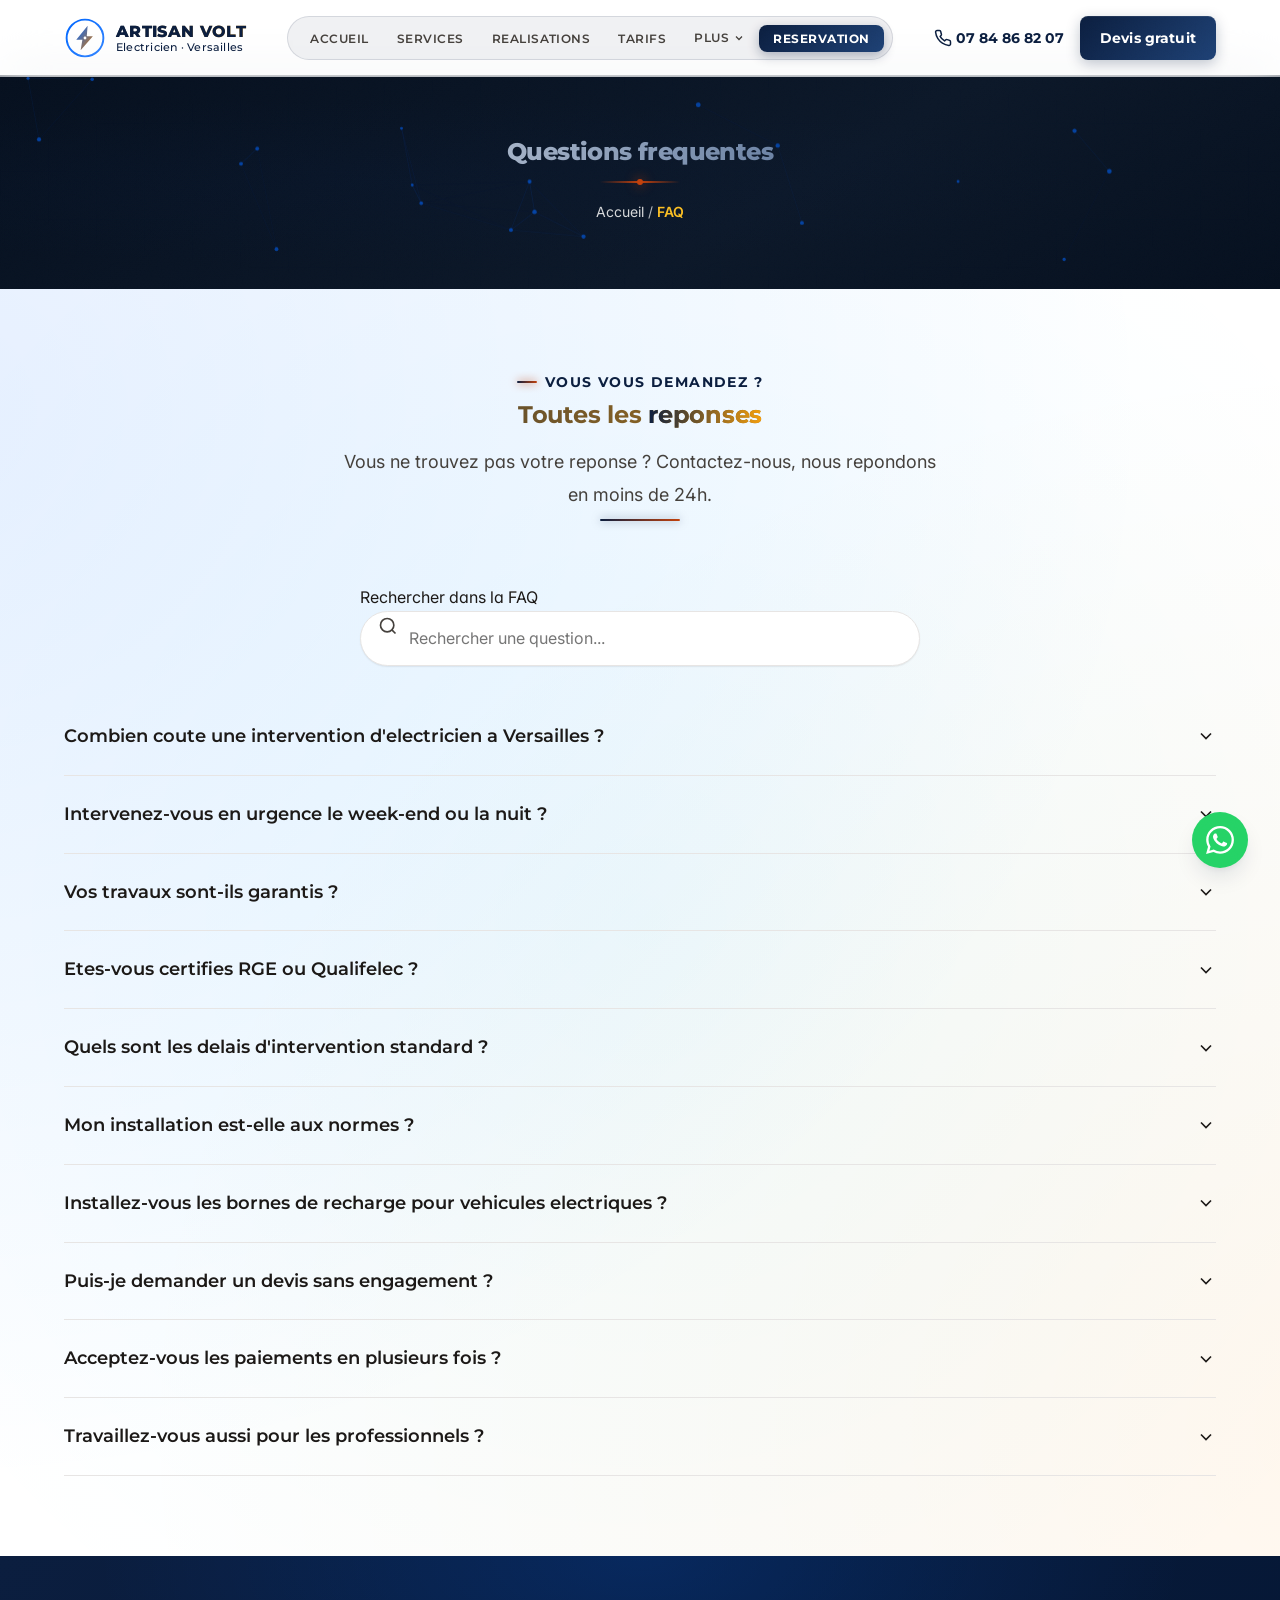
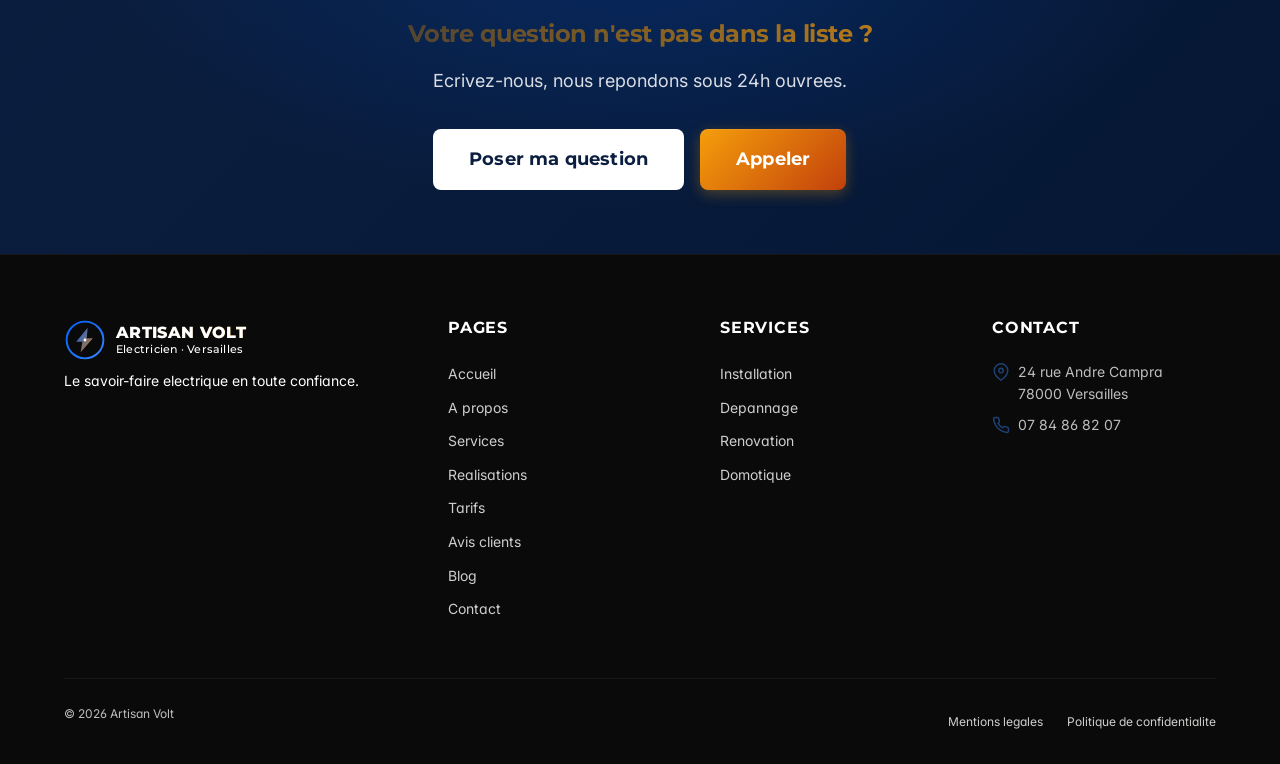
<file: faq.html>
<!DOCTYPE html>
<html lang="fr">
<head>
  <meta charset="UTF-8">
  <meta name="viewport" content="width=device-width, initial-scale=1.0">
  <meta name="description" content="FAQ Artisan Volt — reponses aux questions frequentes sur nos prestations d&#39;electricien a Versailles : tarifs, delais, normes, urgences.">
  <meta name="keywords" content="faq electricien versailles, questions electricite, aide electricien yvelines">
  <title>FAQ — Artisan Volt | Questions frequentes electricien</title>
  <link rel="preconnect" href="https://fonts.googleapis.com">
  <link rel="preconnect" href="https://fonts.gstatic.com" crossorigin>
  <link rel="preload" as="style" href="https://fonts.googleapis.com/css2?family=Inter:wght@400;500;600;700&family=Montserrat:wght@500;600;700;800&display=swap">
  <link rel="stylesheet" media="print" onload="this.media='all'" href="https://fonts.googleapis.com/css2?family=Inter:wght@400;500;600;700&family=Montserrat:wght@500;600;700;800&display=swap">
  <noscript><link rel="stylesheet" href="https://fonts.googleapis.com/css2?family=Inter:wght@400;500;600;700&family=Montserrat:wght@500;600;700;800&display=swap"></noscript>
  <link rel="stylesheet" href="assets/css/bundle.min.css?v=2">
<link rel="icon" type="image/svg+xml" href="assets/images/logo-mark.svg">
  <link rel="apple-touch-icon" href="assets/images/logo-mark.svg">

<script type="application/ld+json">
  {
    "@context":"https://schema.org",
    "@type":"FAQPage",
    "mainEntity":[
      {"@type":"Question","name":"Combien coute une intervention d'electricien a Versailles ?","acceptedAnswer":{"@type":"Answer","text":"Notre tarif horaire est de 55 EUR/h TTC hors fournitures. Un diagnostic complet avec rapport ecrit est facture 80 EUR TTC. Tous les projets importants font l'objet d'un devis detaille gratuit. Le deplacement est offert dans un rayon de 15 km autour de Versailles."}},
      {"@type":"Question","name":"Intervenez-vous en urgence le week-end ou la nuit ?","acceptedAnswer":{"@type":"Answer","text":"Oui, nous assurons un service d'urgence 7j/7 avec intervention sous 1h dans un rayon de 15 km autour de Versailles. Majoration week-end et jours feries : +30%. Intervention de nuit (22h-7h) : +50%. Composez le 07 84 86 82 07."}},
      {"@type":"Question","name":"Vos travaux sont-ils garantis ?","acceptedAnswer":{"@type":"Answer","text":"Tous nos travaux sont couverts par la garantie decennale. Le materiel est garanti 2 ans minimum, parfois 5 a 10 ans selon le fabricant. Nous remettons un certificat Consuel pour toute installation neuve."}},
      {"@type":"Question","name":"Etes-vous certifies RGE ou Qualifelec ?","acceptedAnswer":{"@type":"Answer","text":"Oui, nous sommes certifies Qualifelec (mentions Installations electriques et Domotique) et RGE pour les travaux d'economie d'energie. Ces certifications permettent a nos clients de beneficier des aides publiques (MaPrimeRenov, CEE, TVA reduite 10%)."}},
      {"@type":"Question","name":"Quels sont les delais d'intervention standard ?","acceptedAnswer":{"@type":"Answer","text":"Devis envoye sous 24h. Petite intervention (depannage, remplacement prise) : 24 a 72h. Chantier moyen (mise aux normes, ajouts de circuits) : 1 a 2 semaines. Renovation complete : 3 a 8 semaines selon volume."}},
      {"@type":"Question","name":"Mon installation est-elle aux normes ?","acceptedAnswer":{"@type":"Answer","text":"Si votre installation a plus de 15 ans, il y a de fortes chances qu'elle ne soit plus conforme a la norme NF C 15-100 (mise a jour 2016, revisee 2022). Un diagnostic de 2h chez vous permet d'identifier les points a mettre aux normes."}},
      {"@type":"Question","name":"Installez-vous les bornes de recharge pour vehicules electriques ?","acceptedAnswer":{"@type":"Answer","text":"Oui, nous sommes installateurs IRVE certifies, du 7 kW monophase au 22 kW triphase. Vous beneficiez du credit d'impot et de la prime ADVENIR (jusqu'a 960 EUR)."}},
      {"@type":"Question","name":"Puis-je demander un devis sans engagement ?","acceptedAnswer":{"@type":"Answer","text":"Absolument. Tous nos devis sont gratuits et sans engagement. Pour les projets complexes, une visite technique prealable peut etre necessaire (facturee 80 EUR puis deduite du montant des travaux si accord)."}},
      {"@type":"Question","name":"Acceptez-vous les paiements en plusieurs fois ?","acceptedAnswer":{"@type":"Answer","text":"Oui, pour les projets superieurs a 1500 EUR TTC, nous proposons un echelonnement en 3 fois sans frais (acompte 30% a la signature, 40% a mi-chantier, 30% a la reception)."}},
      {"@type":"Question","name":"Travaillez-vous aussi pour les professionnels ?","acceptedAnswer":{"@type":"Answer","text":"Oui, nous intervenons pour commerces, bureaux, copropri\u00e9t\u00e9s et artisans. Contrats de maintenance annuels disponibles avec visite preventive et tarif horaire prefere."}}
    ]
  }
  </script>
  <!-- SEO: Canonical + Open Graph + Twitter Cards -->
  <link rel="canonical" href="https://artisanvolt.fr/faq.html">
  <meta name="theme-color" content="#0B1E3F">
  <meta property="og:site_name" content="Artisan Volt">
  <meta property="og:type" content="website">
  <meta property="og:locale" content="fr_FR">
  <meta property="og:url" content="https://artisanvolt.fr/faq.html">
  <meta property="og:title" content="FAQ — Artisan Volt">
  <meta property="og:description" content="Reponses aux questions frequentes sur nos prestations d'electricien a Versailles.">
  <meta property="og:image" content="https://artisanvolt.fr/assets/images/og-cover.svg">
  <meta property="og:image:width" content="1200">
  <meta property="og:image:height" content="630">
  <meta name="twitter:card" content="summary_large_image">
  <meta name="twitter:title" content="FAQ — Artisan Volt">
  <meta name="twitter:description" content="Reponses aux questions frequentes sur nos prestations d'electricien a Versailles.">
  <meta name="twitter:image" content="https://artisanvolt.fr/assets/images/og-cover.svg">
  </head>
<body>
<svg id="volt-svg-defs" xmlns="http://www.w3.org/2000/svg" style="position:absolute;width:0;height:0;overflow:hidden" aria-hidden="true" focusable="false">
  <defs>
    <filter id="volt-crackle" x="-30%" y="-30%" width="160%" height="160%">
      <feTurbulence type="turbulence" baseFrequency="0.035 0.85"
                    numOctaves="4" seed="3" result="n">
        <animate attributeName="baseFrequency"
                 values="0.035 0.85;0.035 0.85;0.035 0.85;0.035 0.85;0.11 2.4;0.18 3.2;0.09 1.8;0.035 0.85;0.035 0.85"
                 dur="4s" repeatCount="indefinite"/>
        <animate attributeName="seed"
                 values="3;3;3;3;8;14;6;3;3"
                 dur="4s" repeatCount="indefinite"/>
      </feTurbulence>
      <feDisplacementMap in="SourceGraphic" in2="n"
                         xChannelSelector="R" yChannelSelector="G">
        <animate attributeName="scale"
                 values="1;1;1;1;18;28;12;2;1"
                 dur="4s" repeatCount="indefinite"/>
      </feDisplacementMap>
    </filter>
  </defs>
</svg>

  <a href="#main" class="skip-link">Aller au contenu principal</a>
  <header class="header" id="header">
    <div class="header__inner">
      <a href="index.html" class="header__logo" aria-label="Artisan Volt - Accueil">
        <img src="assets/images/logo-mark.svg" alt="" class="header__logo-img" width="44" height="44" aria-hidden="true">
        <span class="header__logo-text">
          <span class="header__logo-brand">ARTISAN VOLT</span>
          <span class="header__logo-slogan">Electricien &middot; Versailles</span>
        </span>
      </a>
      <nav class="nav" id="nav" aria-label="Navigation principale"><ul class="nav__list"><li><a href="index.html" class="nav__link">Accueil</a></li><li><a href="services.html" class="nav__link">Services</a></li><li><a href="portfolio.html" class="nav__link">Realisations</a></li><li><a href="pricing.html" class="nav__link">Tarifs</a></li><li class="nav__dropdown">  <button class="nav__link nav__dropdown-toggle" aria-expanded="false" aria-haspopup="true">    Plus    <svg width="12" height="12" viewBox="0 0 24 24" fill="none" stroke="currentColor" stroke-width="2.5" aria-hidden="true"><polyline points="6 9 12 15 18 9"/></svg>  </button>  <ul class="nav__dropdown-menu" role="menu">    <li><a href="testimonials.html" class="nav__dropdown-link">Avis clients</a></li>    <li><a href="blog.html" class="nav__dropdown-link">Blog</a></li>    <li><a href="about.html" class="nav__dropdown-link">A propos</a></li>    <li><a href="team.html" class="nav__dropdown-link">Equipe</a></li>    <li><a href="faq.html" class="nav__dropdown-link">FAQ</a></li>    <li><a href="contact.html" class="nav__dropdown-link">Contact</a></li>  </ul></li><li><a href="booking.html" class="nav__link nav__cta">Reservation</a></li></ul></nav>
      <div class="header__cta"><a href="tel:+33784868207" class="header__phone" aria-label="Appeler"><svg width="18" height="18" viewBox="0 0 24 24" fill="none" stroke="currentColor" stroke-width="2" stroke-linecap="round" stroke-linejoin="round" aria-hidden="true"><path d="M22 16.92v3a2 2 0 0 1-2.18 2 19.79 19.79 0 0 1-8.63-3.07 19.5 19.5 0 0 1-6-6 19.79 19.79 0 0 1-3.07-8.67A2 2 0 0 1 4.11 2h3a2 2 0 0 1 2 1.72c.127.96.361 1.903.7 2.81a2 2 0 0 1-.45 2.11L8.09 9.91a16 16 0 0 0 6 6l1.27-1.27a2 2 0 0 1 2.11-.45c.907.339 1.85.573 2.81.7A2 2 0 0 1 22 16.92z"/></svg>07 84 86 82 07</a><a href="contact.html" class="btn btn--primary btn--sm magnetic">Devis gratuit</a></div>
      <button class="menu-toggle" id="menu-toggle" aria-label="Ouvrir le menu" aria-expanded="false"><span class="menu-toggle__bar"></span><span class="menu-toggle__bar"></span><span class="menu-toggle__bar"></span></button>
    </div>
  </header>
  <div class="nav-overlay" id="nav-overlay"></div>

  <main id="main">
    <section class="page-hero">
      <canvas class="hero__fx" data-hero-fx aria-hidden="true"></canvas>
      <div class="container">
        <h1 class="page-hero__title text-reveal-grad" data-spark>Questions frequentes</h1>
        <div class="bolt-divider"></div>
        <p class="page-hero__breadcrumb"><a href="index.html">Accueil</a> / <span>FAQ</span></p>
      </div>
    </section>

    <section class="section mesh-bg">
      <div class="container">
        <div class="section__header reveal">
          <span class="section__subtitle">Vous vous demandez ?</span>
          <h2 class="section__title">Toutes les <span class="gradient-text">reponses</span></h2>
          <p class="section__description">Vous ne trouvez pas votre reponse ? Contactez-nous, nous repondons en moins de 24h.</p>
        </div>

        <div class="faq-search-wrap reveal" style="max-width:560px;margin:0 auto var(--space-xl);position:relative;">
          <label for="faq-search" class="visually-hidden">Rechercher dans la FAQ</label>
          <svg viewBox="0 0 24 24" fill="none" stroke="currentColor" stroke-width="2" aria-hidden="true" style="position:absolute;top:50%;left:18px;transform:translateY(-50%);width:20px;height:20px;color:var(--color-text-light);pointer-events:none;"><circle cx="11" cy="11" r="8"/><line x1="21" y1="21" x2="16.65" y2="16.65"/></svg>
          <input type="search" id="faq-search" data-faq-search placeholder="Rechercher une question..." style="width:100%;padding:14px 20px 14px 48px;border-radius:9999px;border:1.5px solid var(--color-neutral-200);font-size:var(--font-size-base);background:#fff;box-shadow:var(--shadow-sm);transition:all 200ms ease;">
        </div>

        <div class="accordion reveal">
          <div class="accordion__item">
            <button class="accordion__trigger" aria-expanded="false">
              <span>Combien coute une intervention d&#39;electricien a Versailles ?</span>
              <svg viewBox="0 0 24 24" fill="none" stroke="currentColor" stroke-width="2" aria-hidden="true"><polyline points="6 9 12 15 18 9"/></svg>
            </button>
            <div class="accordion__content"><div class="accordion__body">
              Notre tarif horaire est de 55&euro;/h TTC (hors fournitures). Un diagnostic complet avec rapport ecrit est facture 80&euro; TTC. Tous les projets importants font l&#39;objet d&#39;un devis detaille gratuit. Le deplacement est offert dans un rayon de 15 km autour de Versailles.
            </div></div>
          </div>

          <div class="accordion__item">
            <button class="accordion__trigger" aria-expanded="false">
              <span>Intervenez-vous en urgence le week-end ou la nuit ?</span>
              <svg viewBox="0 0 24 24" fill="none" stroke="currentColor" stroke-width="2" aria-hidden="true"><polyline points="6 9 12 15 18 9"/></svg>
            </button>
            <div class="accordion__content"><div class="accordion__body">
              Oui, nous assurons un service d&#39;urgence 7j/7 avec intervention sous 1h dans un rayon de 15 km autour de Versailles. Majoration week-end et jours feries : +30%. Intervention de nuit (22h-7h) : +50%. Composez le 07 84 86 82 07.
            </div></div>
          </div>

          <div class="accordion__item">
            <button class="accordion__trigger" aria-expanded="false">
              <span>Vos travaux sont-ils garantis ?</span>
              <svg viewBox="0 0 24 24" fill="none" stroke="currentColor" stroke-width="2" aria-hidden="true"><polyline points="6 9 12 15 18 9"/></svg>
            </button>
            <div class="accordion__content"><div class="accordion__body">
              Tous nos travaux sont couverts par la garantie decennale (assurance professionnelle obligatoire). Le materiel est garanti 2 ans minimum, parfois 5 a 10 ans selon le fabricant. Nous remettons un certificat Consuel pour toute installation neuve.
            </div></div>
          </div>

          <div class="accordion__item">
            <button class="accordion__trigger" aria-expanded="false">
              <span>Etes-vous certifies RGE ou Qualifelec ?</span>
              <svg viewBox="0 0 24 24" fill="none" stroke="currentColor" stroke-width="2" aria-hidden="true"><polyline points="6 9 12 15 18 9"/></svg>
            </button>
            <div class="accordion__content"><div class="accordion__body">
              Oui, nous sommes certifies Qualifelec (mentions Installations electriques et Domotique) et RGE pour les travaux d&#39;economie d&#39;energie. Ces certifications permettent a nos clients de beneficier des aides publiques (MaPrimeRenov, CEE, TVA reduite 10%).
            </div></div>
          </div>

          <div class="accordion__item">
            <button class="accordion__trigger" aria-expanded="false">
              <span>Quels sont les delais d&#39;intervention standard ?</span>
              <svg viewBox="0 0 24 24" fill="none" stroke="currentColor" stroke-width="2" aria-hidden="true"><polyline points="6 9 12 15 18 9"/></svg>
            </button>
            <div class="accordion__content"><div class="accordion__body">
              Devis envoye sous 24h. Petite intervention (depannage, remplacement prise) : 24 a 72h selon disponibilite. Chantier moyen (mise aux normes, ajouts de circuits) : 1 a 2 semaines. Renovation complete : 3 a 8 semaines selon volume.
            </div></div>
          </div>

          <div class="accordion__item">
            <button class="accordion__trigger" aria-expanded="false">
              <span>Mon installation est-elle aux normes ?</span>
              <svg viewBox="0 0 24 24" fill="none" stroke="currentColor" stroke-width="2" aria-hidden="true"><polyline points="6 9 12 15 18 9"/></svg>
            </button>
            <div class="accordion__content"><div class="accordion__body">
              Si votre installation a plus de 15 ans, il y a de fortes chances qu&#39;elle ne soit plus conforme a la norme NF C 15-100 (mise a jour 2016, revisee 2022). Un diagnostic de 2h chez vous permet d&#39;identifier les points a mettre aux normes.
            </div></div>
          </div>

          <div class="accordion__item">
            <button class="accordion__trigger" aria-expanded="false">
              <span>Installez-vous les bornes de recharge pour vehicules electriques ?</span>
              <svg viewBox="0 0 24 24" fill="none" stroke="currentColor" stroke-width="2" aria-hidden="true"><polyline points="6 9 12 15 18 9"/></svg>
            </button>
            <div class="accordion__content"><div class="accordion__body">
              Oui, nous sommes installateurs IRVE (Infrastructure de Recharge de Vehicules Electriques) certifies, du 7 kW monophase au 22 kW triphase. Vous beneficiez du credit d&#39;impot et de la prime ADVENIR (jusqu&#39;a 960&euro;).
            </div></div>
          </div>

          <div class="accordion__item">
            <button class="accordion__trigger" aria-expanded="false">
              <span>Puis-je demander un devis sans engagement ?</span>
              <svg viewBox="0 0 24 24" fill="none" stroke="currentColor" stroke-width="2" aria-hidden="true"><polyline points="6 9 12 15 18 9"/></svg>
            </button>
            <div class="accordion__content"><div class="accordion__body">
              Absolument. Tous nos devis sont gratuits et sans engagement. Pour les projets complexes, une visite technique prealable peut etre necessaire (facturee 80&euro; puis deduite du montant des travaux si accord).
            </div></div>
          </div>

          <div class="accordion__item">
            <button class="accordion__trigger" aria-expanded="false">
              <span>Acceptez-vous les paiements en plusieurs fois ?</span>
              <svg viewBox="0 0 24 24" fill="none" stroke="currentColor" stroke-width="2" aria-hidden="true"><polyline points="6 9 12 15 18 9"/></svg>
            </button>
            <div class="accordion__content"><div class="accordion__body">
              Oui, pour les projets superieurs a 1500&euro; TTC, nous proposons un echelonnement en 3 fois sans frais (acompte 30% a la signature, 40% a mi-chantier, 30% a la reception).
            </div></div>
          </div>

          <div class="accordion__item">
            <button class="accordion__trigger" aria-expanded="false">
              <span>Travaillez-vous aussi pour les professionnels ?</span>
              <svg viewBox="0 0 24 24" fill="none" stroke="currentColor" stroke-width="2" aria-hidden="true"><polyline points="6 9 12 15 18 9"/></svg>
            </button>
            <div class="accordion__content"><div class="accordion__body">
              Oui, nous intervenons pour commerces, bureaux, copropri&eacute;t&eacute;s et artisans. Contrats de maintenance annuels disponibles avec visite preventive et tarif horaire prefere.
            </div></div>
          </div>
        </div>
      </div>
    </section>

    <section class="cta-section">
      <div class="container">
        <div class="reveal">
          <h2 class="cta-section__title">Votre question n&#39;est pas dans la liste ?</h2>
          <p class="cta-section__description">Ecrivez-nous, nous repondons sous 24h ouvrees.</p>
          <div class="cta-section__buttons">
            <a href="contact.html" class="btn btn--white btn--lg magnetic">Poser ma question</a>
            <a href="tel:+33784868207" class="btn btn--accent btn--lg magnetic glow-pulse">Appeler</a>
          </div>
        </div>
      </div>
    </section>
  </main>

  <footer class="footer">
    <div class="container">
      <div class="footer__inner">
        <div class="footer__brand">      <a href="index.html" class="header__logo" aria-label="Artisan Volt - Accueil">
        <img src="assets/images/logo-mark.svg" alt="" class="header__logo-img" width="44" height="44" aria-hidden="true">
        <span class="header__logo-text">
          <span class="header__logo-brand">ARTISAN VOLT</span>
          <span class="header__logo-slogan">Electricien &middot; Versailles</span>
        </span>
      </a><p>Le savoir-faire electrique en toute confiance.</p></div>
        <div><h4 class="footer__heading">Pages</h4><ul class="footer__links"><li><a href="index.html">Accueil</a></li><li><a href="about.html">A propos</a></li><li><a href="services.html">Services</a></li><li><a href="portfolio.html">Realisations</a></li><li><a href="pricing.html">Tarifs</a></li><li><a href="testimonials.html">Avis clients</a></li><li><a href="blog.html">Blog</a></li><li><a href="contact.html">Contact</a></li></ul></div>
        <div><h4 class="footer__heading">Services</h4><ul class="footer__links"><li><a href="services.html">Installation</a></li><li><a href="services.html">Depannage</a></li><li><a href="services.html">Renovation</a></li><li><a href="services.html">Domotique</a></li></ul></div>
        <div><h4 class="footer__heading">Contact</h4><div class="footer__contact-item"><svg viewBox="0 0 24 24" fill="none" stroke="currentColor" stroke-width="2" aria-hidden="true"><path d="M21 10c0 7-9 13-9 13s-9-6-9-13a9 9 0 0 1 18 0z"/><circle cx="12" cy="10" r="3"/></svg><span>24 rue Andre Campra<br>78000 Versailles</span></div><div class="footer__contact-item"><svg viewBox="0 0 24 24" fill="none" stroke="currentColor" stroke-width="2" aria-hidden="true"><path d="M22 16.92v3a2 2 0 0 1-2.18 2 19.79 19.79 0 0 1-8.63-3.07 19.5 19.5 0 0 1-6-6 19.79 19.79 0 0 1-3.07-8.67A2 2 0 0 1 4.11 2h3a2 2 0 0 1 2 1.72c.127.96.361 1.903.7 2.81a2 2 0 0 1-.45 2.11L8.09 9.91a16 16 0 0 0 6 6l1.27-1.27a2 2 0 0 1 2.11-.45c.907.339 1.85.573 2.81.7A2 2 0 0 1 22 16.92z"/></svg><span>07 84 86 82 07</span></div></div>
      </div>
      <div class="footer__bottom"><p class="footer__copyright">&copy; 2026 Artisan Volt</p><div class="footer__legal"><a href="legal.html">Mentions legales</a><a href="privacy.html">Politique de confidentialite</a></div></div>
    </div>
  </footer>

  <a href="https://wa.me/33784868207" class="whatsapp-btn" aria-label="WhatsApp" target="_blank" rel="noopener noreferrer"><svg viewBox="0 0 24 24" fill="currentColor" aria-hidden="true"><path d="M17.472 14.382c-.297-.149-1.758-.867-2.03-.967-.273-.099-.471-.148-.67.15-.197.297-.767.966-.94 1.164-.173.199-.347.223-.644.075-.297-.15-1.255-.463-2.39-1.475-.883-.788-1.48-1.761-1.653-2.059-.173-.297-.018-.458.13-.606.134-.133.298-.347.446-.52.149-.174.198-.298.298-.497.099-.198.05-.371-.025-.52-.075-.149-.669-1.612-.916-2.207-.242-.579-.487-.5-.669-.51-.173-.008-.371-.01-.57-.01-.198 0-.52.074-.792.372-.272.297-1.04 1.016-1.04 2.479 0 1.462 1.065 2.875 1.213 3.074.149.198 2.096 3.2 5.077 4.487.709.306 1.262.489 1.694.625.712.227 1.36.195 1.871.118.571-.085 1.758-.719 2.006-1.413.248-.694.248-1.289.173-1.413-.074-.124-.272-.198-.57-.347m-5.421 7.403h-.004a9.87 9.87 0 01-5.031-1.378l-.361-.214-3.741.982.998-3.648-.235-.374a9.86 9.86 0 01-1.51-5.26c.001-5.45 4.436-9.884 9.888-9.884 2.64 0 5.122 1.03 6.988 2.898a9.825 9.825 0 012.893 6.994c-.003 5.45-4.437 9.884-9.885 9.884m8.413-18.297A11.815 11.815 0 0012.05 0C5.495 0 .16 5.335.157 11.892c0 2.096.547 4.142 1.588 5.945L.057 24l6.305-1.654a11.882 11.882 0 005.683 1.448h.005c6.554 0 11.89-5.335 11.893-11.893a11.821 11.821 0 00-3.48-8.413z"/></svg></a>

  <script src="assets/js/main.js?v=2" defer></script>
  <script src="assets/js/ultra-pro.js" defer></script>
  <script src="assets/js/effects.js" defer></script>
  <script src="assets/js/wow-effects.js" defer></script>
  <script src="assets/js/next-level.js" defer></script>
  <script src="assets/js/hero-electric.js" defer></script>

  <!-- Barre mobile fixe : appel / whatsapp / devis -->
  <nav class="mobile-bottom-bar" aria-label="Actions rapides mobile">
    <a href="tel:+33784868207" class="mobile-bottom-bar__btn mobile-bottom-bar__btn--call" aria-label="Appeler">
      <svg viewBox="0 0 24 24" fill="none" stroke="currentColor" stroke-width="2.2" stroke-linecap="round" stroke-linejoin="round" aria-hidden="true"><path d="M22 16.92v3a2 2 0 0 1-2.18 2 19.79 19.79 0 0 1-8.63-3.07 19.5 19.5 0 0 1-6-6 19.79 19.79 0 0 1-3.07-8.67A2 2 0 0 1 4.11 2h3a2 2 0 0 1 2 1.72c.127.96.361 1.903.7 2.81a2 2 0 0 1-.45 2.11L8.09 9.91a16 16 0 0 0 6 6l1.27-1.27a2 2 0 0 1 2.11-.45c.907.339 1.85.573 2.81.7A2 2 0 0 1 22 16.92z"/></svg>
      <span>Appeler</span>
    </a>
    <a href="https://wa.me/33784868207" class="mobile-bottom-bar__btn mobile-bottom-bar__btn--whatsapp" target="_blank" rel="noopener" aria-label="WhatsApp">
      <svg viewBox="0 0 24 24" fill="currentColor" aria-hidden="true"><path d="M17.472 14.382c-.297-.149-1.758-.867-2.03-.967-.273-.099-.471-.148-.67.15-.197.297-.767.966-.94 1.164-.173.199-.347.223-.644.075-.297-.15-1.255-.463-2.39-1.475-.883-.788-1.48-1.761-1.653-2.059-.173-.297-.018-.458.13-.606.134-.133.298-.347.446-.52.149-.174.198-.298.298-.497.099-.198.05-.371-.025-.52-.075-.149-.669-1.612-.916-2.207-.242-.579-.487-.5-.669-.51-.173-.008-.371-.01-.57-.01-.198 0-.52.074-.792.372-.272.297-1.04 1.016-1.04 2.479 0 1.462 1.065 2.875 1.213 3.074.149.198 2.096 3.2 5.077 4.487.709.306 1.262.489 1.694.625.712.227 1.36.195 1.871.118.571-.085 1.758-.719 2.006-1.413.248-.694.248-1.289.173-1.413-.074-.124-.272-.198-.57-.347m-5.421 7.403h-.004a9.87 9.87 0 01-5.031-1.378l-.361-.214-3.741.982.998-3.648-.235-.374a9.86 9.86 0 01-1.51-5.26c.001-5.45 4.436-9.884 9.888-9.884 2.64 0 5.122 1.03 6.988 2.898a9.825 9.825 0 012.893 6.994c-.003 5.45-4.437 9.884-9.885 9.884m8.413-18.297A11.815 11.815 0 0012.05 0C5.495 0 .16 5.335.157 11.892c0 2.096.547 4.142 1.588 5.945L.057 24l6.305-1.654a11.882 11.882 0 005.683 1.448h.005c6.554 0 11.89-5.335 11.893-11.893a11.821 11.821 0 00-3.48-8.413Z"/></svg>
      <span>WhatsApp</span>
    </a>
    <a href="contact.html" class="mobile-bottom-bar__btn mobile-bottom-bar__btn--quote" aria-label="Devis gratuit">
      <svg viewBox="0 0 24 24" fill="none" stroke="currentColor" stroke-width="2.2" stroke-linecap="round" stroke-linejoin="round" aria-hidden="true"><path d="M14 2H6a2 2 0 0 0-2 2v16a2 2 0 0 0 2 2h12a2 2 0 0 0 2-2V8z"/><polyline points="14 2 14 8 20 8"/><line x1="16" y1="13" x2="8" y2="13"/><line x1="16" y1="17" x2="8" y2="17"/></svg>
      <span>Devis</span>
    </a>
  </nav>

</body>
</html>
</file>
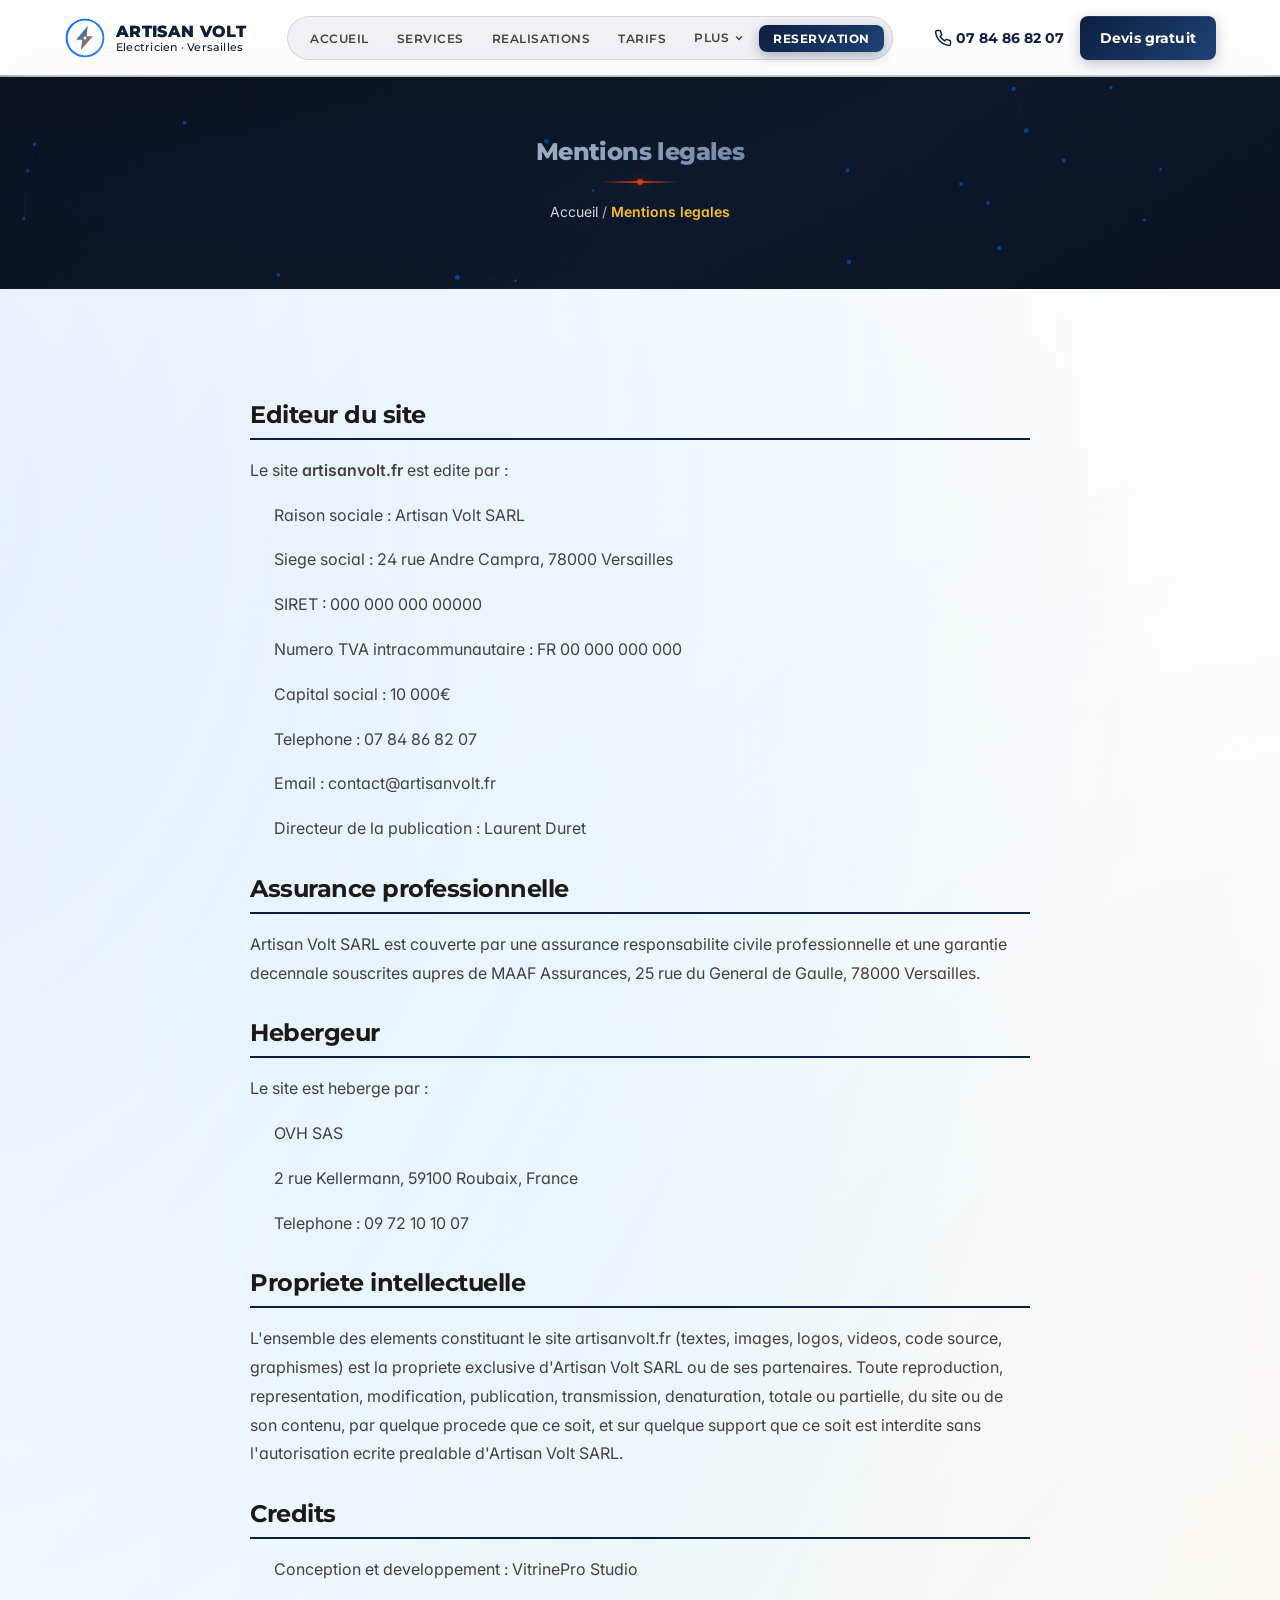
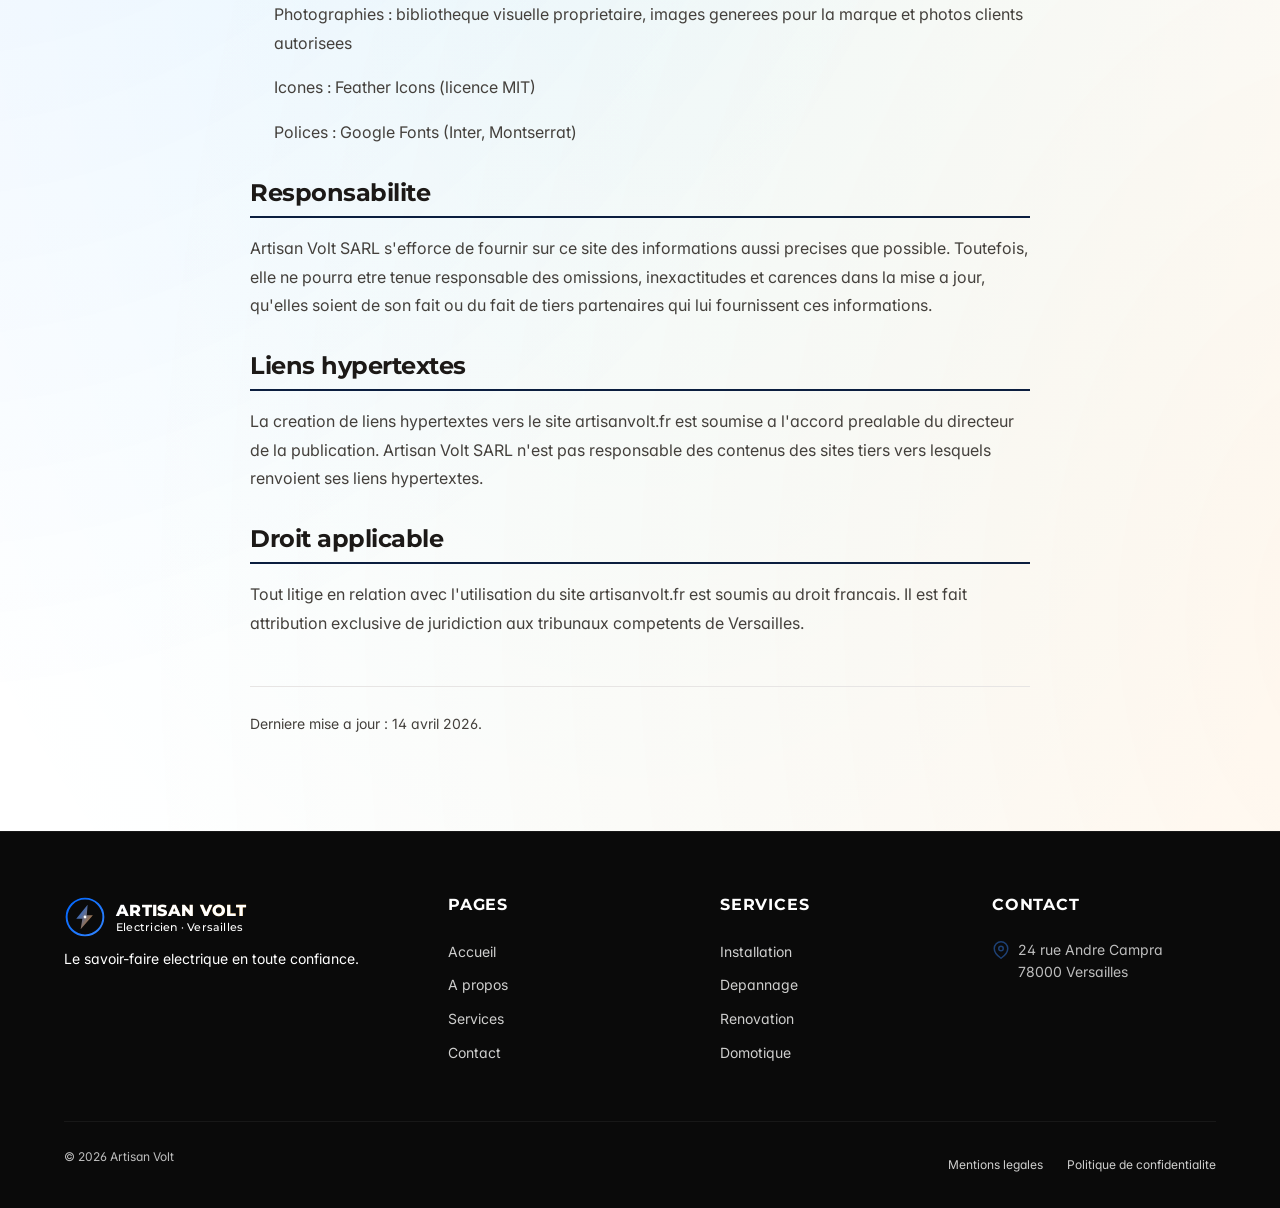
<file: legal.html>
<!DOCTYPE html>
<html lang="fr">
<head>
  <meta charset="UTF-8">
  <meta name="viewport" content="width=device-width, initial-scale=1.0">
  <meta name="description" content="Mentions legales Artisan Volt — electricien Versailles. Informations editeur, hebergeur, propriete intellectuelle.">
  <meta name="robots" content="index,follow">
  <title>Mentions legales — Artisan Volt</title>
  <link rel="preconnect" href="https://fonts.googleapis.com">
  <link rel="preconnect" href="https://fonts.gstatic.com" crossorigin>
  <link rel="preload" as="style" href="https://fonts.googleapis.com/css2?family=Inter:wght@400;500;600;700&family=Montserrat:wght@500;600;700;800&display=swap">
  <link rel="stylesheet" media="print" onload="this.media='all'" href="https://fonts.googleapis.com/css2?family=Inter:wght@400;500;600;700&family=Montserrat:wght@500;600;700;800&display=swap">
  <noscript><link rel="stylesheet" href="https://fonts.googleapis.com/css2?family=Inter:wght@400;500;600;700&family=Montserrat:wght@500;600;700;800&display=swap"></noscript>
  <link rel="stylesheet" href="assets/css/bundle.min.css?v=2">
<link rel="icon" type="image/svg+xml" href="assets/images/logo-mark.svg">
  <link rel="apple-touch-icon" href="assets/images/logo-mark.svg">
  <!-- SEO: Canonical + Open Graph + Twitter Cards -->
  <link rel="canonical" href="https://artisanvolt.fr/legal.html">
  <meta name="theme-color" content="#0B1E3F">
  <meta property="og:site_name" content="Artisan Volt">
  <meta property="og:type" content="website">
  <meta property="og:locale" content="fr_FR">
  <meta property="og:url" content="https://artisanvolt.fr/legal.html">
  <meta property="og:title" content="Mentions legales — Artisan Volt">
  <meta property="og:description" content="Mentions legales Artisan Volt — editeur, hebergeur, propriete intellectuelle.">
  <meta property="og:image" content="https://artisanvolt.fr/assets/images/og-cover.svg">
  <meta property="og:image:width" content="1200">
  <meta property="og:image:height" content="630">
  <meta name="twitter:card" content="summary_large_image">
  <meta name="twitter:title" content="Mentions legales — Artisan Volt">
  <meta name="twitter:description" content="Mentions legales Artisan Volt — editeur, hebergeur, propriete intellectuelle.">
  <meta name="twitter:image" content="https://artisanvolt.fr/assets/images/og-cover.svg">
  </head>
<body>
<svg id="volt-svg-defs" xmlns="http://www.w3.org/2000/svg" style="position:absolute;width:0;height:0;overflow:hidden" aria-hidden="true" focusable="false">
  <defs>
    <filter id="volt-crackle" x="-30%" y="-30%" width="160%" height="160%">
      <feTurbulence type="turbulence" baseFrequency="0.035 0.85"
                    numOctaves="4" seed="3" result="n">
        <animate attributeName="baseFrequency"
                 values="0.035 0.85;0.035 0.85;0.035 0.85;0.035 0.85;0.11 2.4;0.18 3.2;0.09 1.8;0.035 0.85;0.035 0.85"
                 dur="4s" repeatCount="indefinite"/>
        <animate attributeName="seed"
                 values="3;3;3;3;8;14;6;3;3"
                 dur="4s" repeatCount="indefinite"/>
      </feTurbulence>
      <feDisplacementMap in="SourceGraphic" in2="n"
                         xChannelSelector="R" yChannelSelector="G">
        <animate attributeName="scale"
                 values="1;1;1;1;18;28;12;2;1"
                 dur="4s" repeatCount="indefinite"/>
      </feDisplacementMap>
    </filter>
  </defs>
</svg>

  <a href="#main" class="skip-link">Aller au contenu principal</a>
  <header class="header" id="header">
    <div class="header__inner">
            <a href="index.html" class="header__logo" aria-label="Artisan Volt - Accueil">
        <img src="assets/images/logo-mark.svg" alt="" class="header__logo-img" width="44" height="44" aria-hidden="true">
        <span class="header__logo-text">
          <span class="header__logo-brand">ARTISAN VOLT</span>
          <span class="header__logo-slogan">Electricien &middot; Versailles</span>
        </span>
      </a>
      <nav class="nav" id="nav" aria-label="Navigation principale"><ul class="nav__list"><li><a href="index.html" class="nav__link">Accueil</a></li><li><a href="services.html" class="nav__link">Services</a></li><li><a href="portfolio.html" class="nav__link">Realisations</a></li><li><a href="pricing.html" class="nav__link">Tarifs</a></li><li class="nav__dropdown">  <button class="nav__link nav__dropdown-toggle" aria-expanded="false" aria-haspopup="true">    Plus    <svg width="12" height="12" viewBox="0 0 24 24" fill="none" stroke="currentColor" stroke-width="2.5" aria-hidden="true"><polyline points="6 9 12 15 18 9"/></svg>  </button>  <ul class="nav__dropdown-menu" role="menu">    <li><a href="testimonials.html" class="nav__dropdown-link">Avis clients</a></li>    <li><a href="blog.html" class="nav__dropdown-link">Blog</a></li>    <li><a href="about.html" class="nav__dropdown-link">A propos</a></li>    <li><a href="team.html" class="nav__dropdown-link">Equipe</a></li>    <li><a href="faq.html" class="nav__dropdown-link">FAQ</a></li>    <li><a href="contact.html" class="nav__dropdown-link">Contact</a></li>  </ul></li><li><a href="booking.html" class="nav__link nav__cta">Reservation</a></li></ul></nav>
      <div class="header__cta"><a href="tel:+33784868207" class="header__phone" aria-label="Appeler"><svg width="18" height="18" viewBox="0 0 24 24" fill="none" stroke="currentColor" stroke-width="2" stroke-linecap="round" stroke-linejoin="round" aria-hidden="true"><path d="M22 16.92v3a2 2 0 0 1-2.18 2 19.79 19.79 0 0 1-8.63-3.07 19.5 19.5 0 0 1-6-6 19.79 19.79 0 0 1-3.07-8.67A2 2 0 0 1 4.11 2h3a2 2 0 0 1 2 1.72c.127.96.361 1.903.7 2.81a2 2 0 0 1-.45 2.11L8.09 9.91a16 16 0 0 0 6 6l1.27-1.27a2 2 0 0 1 2.11-.45c.907.339 1.85.573 2.81.7A2 2 0 0 1 22 16.92z"/></svg>07 84 86 82 07</a><a href="contact.html" class="btn btn--primary btn--sm">Devis gratuit</a></div>
      <button class="menu-toggle" id="menu-toggle" aria-label="Ouvrir le menu" aria-expanded="false"><span class="menu-toggle__bar"></span><span class="menu-toggle__bar"></span><span class="menu-toggle__bar"></span></button>
    </div>
  </header>
  <div class="nav-overlay" id="nav-overlay"></div>

  <main id="main">
    <section class="page-hero">
      <canvas class="hero__fx" data-hero-fx aria-hidden="true"></canvas>
      <div class="container">
        <h1 class="page-hero__title text-reveal-grad" data-spark>Mentions legales</h1>
        <div class="bolt-divider"></div>
        <p class="page-hero__breadcrumb"><a href="index.html">Accueil</a> / <span>Mentions legales</span></p>
      </div>
    </section>

    <section class="section mesh-bg">
      <div class="container">
        <div class="prose reveal">
          <h2>Editeur du site</h2>
          <p>Le site <strong>artisanvolt.fr</strong> est edite par :</p>
          <ul>
            <li>Raison sociale : Artisan Volt SARL</li>
            <li>Siege social : 24 rue Andre Campra, 78000 Versailles</li>
            <li>SIRET : 000 000 000 00000</li>
            <li>Numero TVA intracommunautaire : FR 00 000 000 000</li>
            <li>Capital social : 10 000&euro;</li>
            <li>Telephone : 07 84 86 82 07</li>
            <li>Email : contact@artisanvolt.fr</li>
            <li>Directeur de la publication : Laurent Duret</li>
          </ul>

          <h2>Assurance professionnelle</h2>
          <p>Artisan Volt SARL est couverte par une assurance responsabilite civile professionnelle et une garantie decennale souscrites aupres de MAAF Assurances, 25 rue du General de Gaulle, 78000 Versailles.</p>

          <h2>Hebergeur</h2>
          <p>Le site est heberge par :</p>
          <ul>
            <li>OVH SAS</li>
            <li>2 rue Kellermann, 59100 Roubaix, France</li>
            <li>Telephone : 09 72 10 10 07</li>
          </ul>

          <h2>Propriete intellectuelle</h2>
          <p>L&#39;ensemble des elements constituant le site artisanvolt.fr (textes, images, logos, videos, code source, graphismes) est la propriete exclusive d&#39;Artisan Volt SARL ou de ses partenaires. Toute reproduction, representation, modification, publication, transmission, denaturation, totale ou partielle, du site ou de son contenu, par quelque procede que ce soit, et sur quelque support que ce soit est interdite sans l&#39;autorisation ecrite prealable d&#39;Artisan Volt SARL.</p>

          <h2>Credits</h2>
          <ul>
            <li>Conception et developpement : VitrinePro Studio</li>
            <li>Photographies : bibliotheque visuelle proprietaire, images generees pour la marque et photos clients autorisees</li>
            <li>Icones : Feather Icons (licence MIT)</li>
            <li>Polices : Google Fonts (Inter, Montserrat)</li>
          </ul>

          <h2>Responsabilite</h2>
          <p>Artisan Volt SARL s&#39;efforce de fournir sur ce site des informations aussi precises que possible. Toutefois, elle ne pourra etre tenue responsable des omissions, inexactitudes et carences dans la mise a jour, qu&#39;elles soient de son fait ou du fait de tiers partenaires qui lui fournissent ces informations.</p>

          <h2>Liens hypertextes</h2>
          <p>La creation de liens hypertextes vers le site artisanvolt.fr est soumise a l&#39;accord prealable du directeur de la publication. Artisan Volt SARL n&#39;est pas responsable des contenus des sites tiers vers lesquels renvoient ses liens hypertextes.</p>

          <h2>Droit applicable</h2>
          <p>Tout litige en relation avec l&#39;utilisation du site artisanvolt.fr est soumis au droit francais. Il est fait attribution exclusive de juridiction aux tribunaux competents de Versailles.</p>

          <p style="font-size: var(--font-size-sm); margin-top: var(--space-2xl); padding-top: var(--space-lg); border-top: 1px solid var(--border-color);">Derniere mise a jour : 14 avril 2026.</p>
        </div>
      </div>
    </section>
  </main>

  <footer class="footer">
    <div class="container">
      <div class="footer__inner">
        <div class="footer__brand">      <a href="index.html" class="header__logo" aria-label="Artisan Volt - Accueil">
        <img src="assets/images/logo-mark.svg" alt="" class="header__logo-img" width="44" height="44" aria-hidden="true">
        <span class="header__logo-text">
          <span class="header__logo-brand">ARTISAN VOLT</span>
          <span class="header__logo-slogan">Electricien &middot; Versailles</span>
        </span>
      </a><p>Le savoir-faire electrique en toute confiance.</p></div>
        <div><h4 class="footer__heading">Pages</h4><ul class="footer__links"><li><a href="index.html">Accueil</a></li><li><a href="about.html">A propos</a></li><li><a href="services.html">Services</a></li><li><a href="contact.html">Contact</a></li></ul></div>
        <div><h4 class="footer__heading">Services</h4><ul class="footer__links"><li><a href="services.html">Installation</a></li><li><a href="services.html">Depannage</a></li><li><a href="services.html">Renovation</a></li><li><a href="services.html">Domotique</a></li></ul></div>
        <div><h4 class="footer__heading">Contact</h4><div class="footer__contact-item"><svg viewBox="0 0 24 24" fill="none" stroke="currentColor" stroke-width="2" aria-hidden="true"><path d="M21 10c0 7-9 13-9 13s-9-6-9-13a9 9 0 0 1 18 0z"/><circle cx="12" cy="10" r="3"/></svg><span>24 rue Andre Campra<br>78000 Versailles</span></div></div>
      </div>
      <div class="footer__bottom"><p class="footer__copyright">&copy; 2026 Artisan Volt</p><div class="footer__legal"><a href="legal.html">Mentions legales</a><a href="privacy.html">Politique de confidentialite</a></div></div>
    </div>
  </footer>

  <script src="assets/js/main.js?v=2" defer></script>
  <script src="assets/js/ultra-pro.js" defer></script>
  <script src="assets/js/effects.js" defer></script>
  <script src="assets/js/wow-effects.js" defer></script>
  <script src="assets/js/next-level.js" defer></script>
  <script src="assets/js/hero-electric.js" defer></script>

  <!-- Barre mobile fixe : appel / whatsapp / devis -->
  <nav class="mobile-bottom-bar" aria-label="Actions rapides mobile">
    <a href="tel:+33784868207" class="mobile-bottom-bar__btn mobile-bottom-bar__btn--call" aria-label="Appeler">
      <svg viewBox="0 0 24 24" fill="none" stroke="currentColor" stroke-width="2.2" stroke-linecap="round" stroke-linejoin="round" aria-hidden="true"><path d="M22 16.92v3a2 2 0 0 1-2.18 2 19.79 19.79 0 0 1-8.63-3.07 19.5 19.5 0 0 1-6-6 19.79 19.79 0 0 1-3.07-8.67A2 2 0 0 1 4.11 2h3a2 2 0 0 1 2 1.72c.127.96.361 1.903.7 2.81a2 2 0 0 1-.45 2.11L8.09 9.91a16 16 0 0 0 6 6l1.27-1.27a2 2 0 0 1 2.11-.45c.907.339 1.85.573 2.81.7A2 2 0 0 1 22 16.92z"/></svg>
      <span>Appeler</span>
    </a>
    <a href="https://wa.me/33784868207" class="mobile-bottom-bar__btn mobile-bottom-bar__btn--whatsapp" target="_blank" rel="noopener" aria-label="WhatsApp">
      <svg viewBox="0 0 24 24" fill="currentColor" aria-hidden="true"><path d="M17.472 14.382c-.297-.149-1.758-.867-2.03-.967-.273-.099-.471-.148-.67.15-.197.297-.767.966-.94 1.164-.173.199-.347.223-.644.075-.297-.15-1.255-.463-2.39-1.475-.883-.788-1.48-1.761-1.653-2.059-.173-.297-.018-.458.13-.606.134-.133.298-.347.446-.52.149-.174.198-.298.298-.497.099-.198.05-.371-.025-.52-.075-.149-.669-1.612-.916-2.207-.242-.579-.487-.5-.669-.51-.173-.008-.371-.01-.57-.01-.198 0-.52.074-.792.372-.272.297-1.04 1.016-1.04 2.479 0 1.462 1.065 2.875 1.213 3.074.149.198 2.096 3.2 5.077 4.487.709.306 1.262.489 1.694.625.712.227 1.36.195 1.871.118.571-.085 1.758-.719 2.006-1.413.248-.694.248-1.289.173-1.413-.074-.124-.272-.198-.57-.347m-5.421 7.403h-.004a9.87 9.87 0 01-5.031-1.378l-.361-.214-3.741.982.998-3.648-.235-.374a9.86 9.86 0 01-1.51-5.26c.001-5.45 4.436-9.884 9.888-9.884 2.64 0 5.122 1.03 6.988 2.898a9.825 9.825 0 012.893 6.994c-.003 5.45-4.437 9.884-9.885 9.884m8.413-18.297A11.815 11.815 0 0012.05 0C5.495 0 .16 5.335.157 11.892c0 2.096.547 4.142 1.588 5.945L.057 24l6.305-1.654a11.882 11.882 0 005.683 1.448h.005c6.554 0 11.89-5.335 11.893-11.893a11.821 11.821 0 00-3.48-8.413Z"/></svg>
      <span>WhatsApp</span>
    </a>
    <a href="contact.html" class="mobile-bottom-bar__btn mobile-bottom-bar__btn--quote" aria-label="Devis gratuit">
      <svg viewBox="0 0 24 24" fill="none" stroke="currentColor" stroke-width="2.2" stroke-linecap="round" stroke-linejoin="round" aria-hidden="true"><path d="M14 2H6a2 2 0 0 0-2 2v16a2 2 0 0 0 2 2h12a2 2 0 0 0 2-2V8z"/><polyline points="14 2 14 8 20 8"/><line x1="16" y1="13" x2="8" y2="13"/><line x1="16" y1="17" x2="8" y2="17"/></svg>
      <span>Devis</span>
    </a>
  </nav>

</body>
</html>
</file>
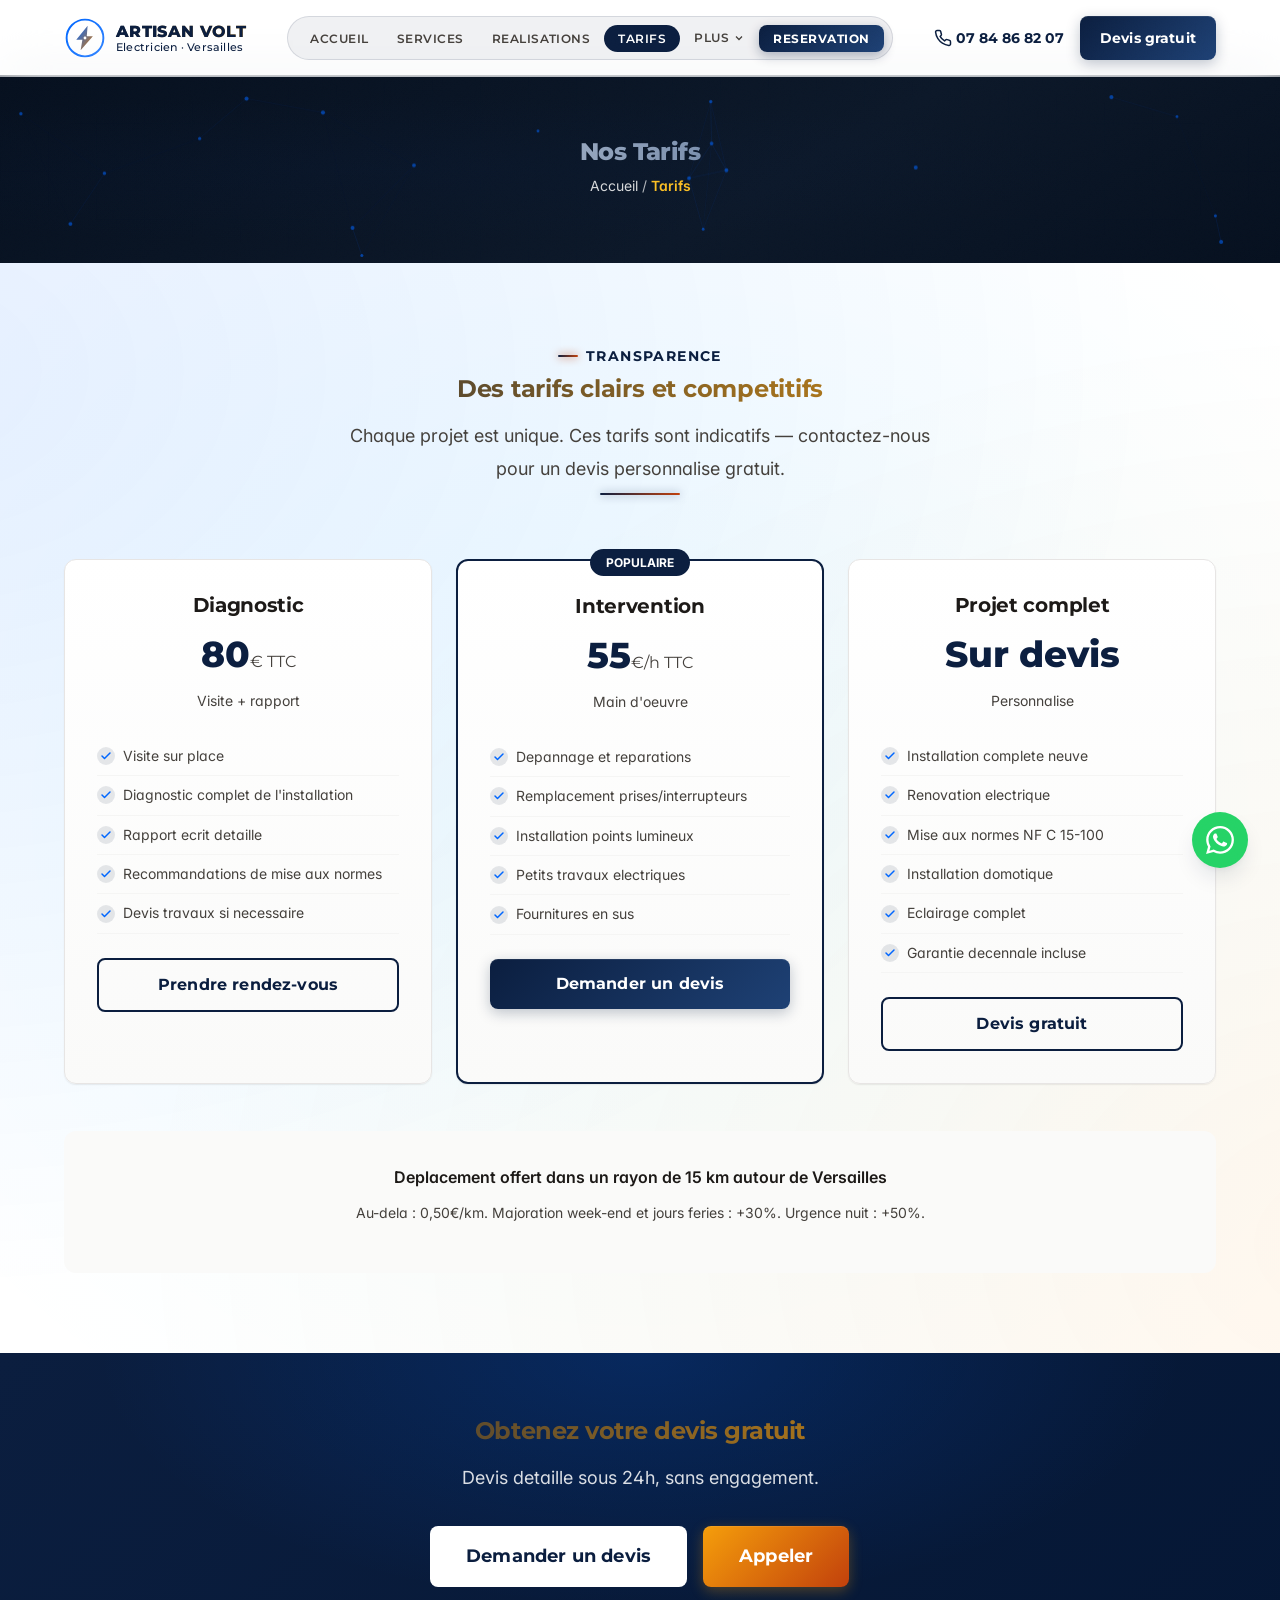
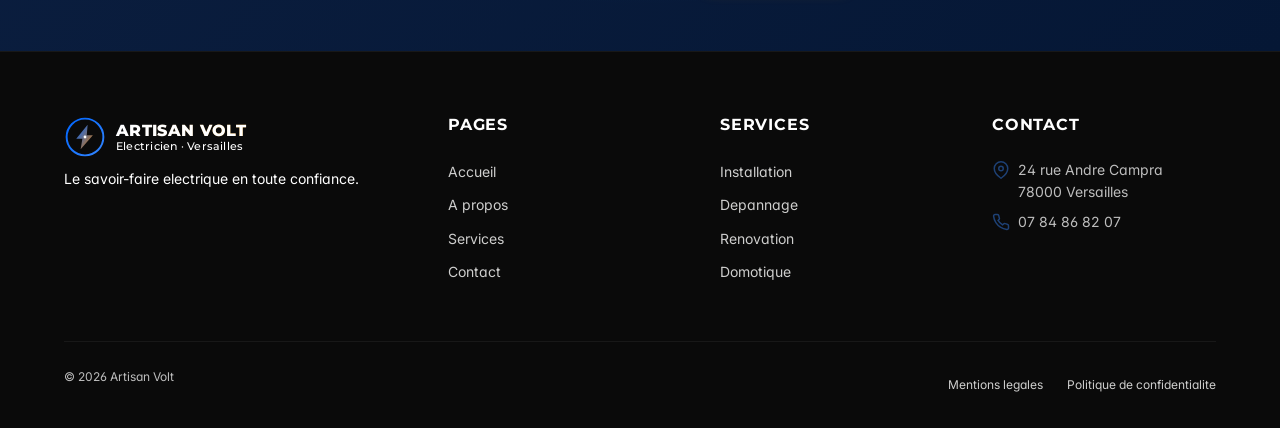
<file: pricing.html>
<!DOCTYPE html>
<html lang="fr">
<head>
  <meta charset="UTF-8">
  <meta name="viewport" content="width=device-width, initial-scale=1.0">
  <meta name="description" content="Tarifs electricien Versailles. Grille tarifaire transparente pour installation, depannage, renovation electrique. Devis gratuit Artisan Volt.">
  <title>Tarifs — Artisan Volt | Electricien Versailles</title>
  <link rel="preconnect" href="https://fonts.googleapis.com">
  <link rel="preconnect" href="https://fonts.gstatic.com" crossorigin>
  <link rel="preload" as="style" href="https://fonts.googleapis.com/css2?family=Inter:wght@400;500;600;700&family=Montserrat:wght@500;600;700;800&display=swap">
  <link rel="stylesheet" media="print" onload="this.media='all'" href="https://fonts.googleapis.com/css2?family=Inter:wght@400;500;600;700&family=Montserrat:wght@500;600;700;800&display=swap">
  <noscript><link rel="stylesheet" href="https://fonts.googleapis.com/css2?family=Inter:wght@400;500;600;700&family=Montserrat:wght@500;600;700;800&display=swap"></noscript>
  <link rel="stylesheet" href="assets/css/bundle.min.css?v=2">
<link rel="icon" type="image/svg+xml" href="assets/images/logo-mark.svg">
  <link rel="apple-touch-icon" href="assets/images/logo-mark.svg">
  <!-- SEO: Canonical + Open Graph + Twitter Cards -->
  <link rel="canonical" href="https://artisanvolt.fr/pricing.html">
  <meta name="theme-color" content="#0B1E3F">
  <meta property="og:site_name" content="Artisan Volt">
  <meta property="og:type" content="website">
  <meta property="og:locale" content="fr_FR">
  <meta property="og:url" content="https://artisanvolt.fr/pricing.html">
  <meta property="og:title" content="Tarifs — Artisan Volt">
  <meta property="og:description" content="Grille tarifaire transparente pour installation, depannage, renovation electrique.">
  <meta property="og:image" content="https://artisanvolt.fr/assets/images/og-cover.svg">
  <meta property="og:image:width" content="1200">
  <meta property="og:image:height" content="630">
  <meta name="twitter:card" content="summary_large_image">
  <meta name="twitter:title" content="Tarifs — Artisan Volt">
  <meta name="twitter:description" content="Grille tarifaire transparente pour installation, depannage, renovation electrique.">
  <meta name="twitter:image" content="https://artisanvolt.fr/assets/images/og-cover.svg">
  </head>
<body>
<svg id="volt-svg-defs" xmlns="http://www.w3.org/2000/svg" style="position:absolute;width:0;height:0;overflow:hidden" aria-hidden="true" focusable="false">
  <defs>
    <filter id="volt-crackle" x="-30%" y="-30%" width="160%" height="160%">
      <feTurbulence type="turbulence" baseFrequency="0.035 0.85"
                    numOctaves="4" seed="3" result="n">
        <animate attributeName="baseFrequency"
                 values="0.035 0.85;0.035 0.85;0.035 0.85;0.035 0.85;0.11 2.4;0.18 3.2;0.09 1.8;0.035 0.85;0.035 0.85"
                 dur="4s" repeatCount="indefinite"/>
        <animate attributeName="seed"
                 values="3;3;3;3;8;14;6;3;3"
                 dur="4s" repeatCount="indefinite"/>
      </feTurbulence>
      <feDisplacementMap in="SourceGraphic" in2="n"
                         xChannelSelector="R" yChannelSelector="G">
        <animate attributeName="scale"
                 values="1;1;1;1;18;28;12;2;1"
                 dur="4s" repeatCount="indefinite"/>
      </feDisplacementMap>
    </filter>
  </defs>
</svg>

  <a href="#main" class="skip-link">Aller au contenu principal</a>
  <header class="header" id="header">
    <div class="header__inner">
            <a href="index.html" class="header__logo" aria-label="Artisan Volt - Accueil">
        <img src="assets/images/logo-mark.svg" alt="" class="header__logo-img" width="44" height="44" aria-hidden="true">
        <span class="header__logo-text">
          <span class="header__logo-brand">ARTISAN VOLT</span>
          <span class="header__logo-slogan">Electricien &middot; Versailles</span>
        </span>
      </a>
      <nav class="nav" id="nav" aria-label="Navigation principale"><ul class="nav__list"><li><a href="index.html" class="nav__link">Accueil</a></li><li><a href="services.html" class="nav__link">Services</a></li><li><a href="portfolio.html" class="nav__link">Realisations</a></li><li><a href="pricing.html" class="nav__link nav__link--active">Tarifs</a></li><li class="nav__dropdown">  <button class="nav__link nav__dropdown-toggle" aria-expanded="false" aria-haspopup="true">    Plus    <svg width="12" height="12" viewBox="0 0 24 24" fill="none" stroke="currentColor" stroke-width="2.5" aria-hidden="true"><polyline points="6 9 12 15 18 9"/></svg>  </button>  <ul class="nav__dropdown-menu" role="menu">    <li><a href="testimonials.html" class="nav__dropdown-link">Avis clients</a></li>    <li><a href="blog.html" class="nav__dropdown-link">Blog</a></li>    <li><a href="about.html" class="nav__dropdown-link">A propos</a></li>    <li><a href="team.html" class="nav__dropdown-link">Equipe</a></li>    <li><a href="faq.html" class="nav__dropdown-link">FAQ</a></li>    <li><a href="contact.html" class="nav__dropdown-link">Contact</a></li>  </ul></li><li><a href="booking.html" class="nav__link nav__cta">Reservation</a></li></ul></nav>
      <div class="header__cta"><a href="tel:+33784868207" class="header__phone" aria-label="Appeler"><svg width="18" height="18" viewBox="0 0 24 24" fill="none" stroke="currentColor" stroke-width="2" stroke-linecap="round" stroke-linejoin="round" aria-hidden="true"><path d="M22 16.92v3a2 2 0 0 1-2.18 2 19.79 19.79 0 0 1-8.63-3.07 19.5 19.5 0 0 1-6-6 19.79 19.79 0 0 1-3.07-8.67A2 2 0 0 1 4.11 2h3a2 2 0 0 1 2 1.72c.127.96.361 1.903.7 2.81a2 2 0 0 1-.45 2.11L8.09 9.91a16 16 0 0 0 6 6l1.27-1.27a2 2 0 0 1 2.11-.45c.907.339 1.85.573 2.81.7A2 2 0 0 1 22 16.92z"/></svg>07 84 86 82 07</a><a href="contact.html" class="btn btn--primary btn--sm">Devis gratuit</a></div>
      <button class="menu-toggle" id="menu-toggle" aria-label="Ouvrir le menu" aria-expanded="false"><span class="menu-toggle__bar"></span><span class="menu-toggle__bar"></span><span class="menu-toggle__bar"></span></button>
    </div>
  </header>
  <div class="nav-overlay" id="nav-overlay"></div>

  <main id="main">
    <section class="page-hero">
      <canvas class="hero__fx" data-hero-fx aria-hidden="true"></canvas>
      <div class="container">
        <h1 class="page-hero__title text-reveal-grad" data-spark>Nos Tarifs</h1>
        <p class="page-hero__breadcrumb"><a href="index.html">Accueil</a> / <span>Tarifs</span></p>
      </div>
    </section>

    <section class="section mesh-bg">
      <div class="container">
        <div class="section__header reveal">
          <span class="section__subtitle">Transparence</span>
          <h2 class="section__title">Des tarifs clairs et competitifs</h2>
          <p class="section__description">Chaque projet est unique. Ces tarifs sont indicatifs — contactez-nous pour un devis personnalise gratuit.</p>
        </div>

        <div class="grid grid--3">
          <div class="card card-pricing reveal">
            <h3 class="card-pricing__title">Diagnostic</h3>
            <div class="card-pricing__price">80<span>&euro; TTC</span></div>
            <p style="font-size: var(--font-size-sm); color: var(--color-text-light); margin-bottom: var(--space-md);">Visite + rapport</p>
            <ul class="card-pricing__list">
              <li>Visite sur place</li>
              <li>Diagnostic complet de l'installation</li>
              <li>Rapport ecrit detaille</li>
              <li>Recommandations de mise aux normes</li>
              <li>Devis travaux si necessaire</li>
            </ul>
            <a href="contact.html" class="btn btn--secondary btn--full">Prendre rendez-vous</a>
          </div>

          <div class="card card-pricing card-pricing--featured reveal reveal--delay-1">
            <span class="card-pricing__badge">Populaire</span>
            <h3 class="card-pricing__title">Intervention</h3>
            <div class="card-pricing__price">55<span>&euro;/h TTC</span></div>
            <p style="font-size: var(--font-size-sm); color: var(--color-text-light); margin-bottom: var(--space-md);">Main d'oeuvre</p>
            <ul class="card-pricing__list">
              <li>Depannage et reparations</li>
              <li>Remplacement prises/interrupteurs</li>
              <li>Installation points lumineux</li>
              <li>Petits travaux electriques</li>
              <li>Fournitures en sus</li>
            </ul>
            <a href="contact.html" class="btn btn--primary btn--full">Demander un devis</a>
          </div>

          <div class="card card-pricing reveal reveal--delay-2">
            <h3 class="card-pricing__title">Projet complet</h3>
            <div class="card-pricing__price">Sur devis</div>
            <p style="font-size: var(--font-size-sm); color: var(--color-text-light); margin-bottom: var(--space-md);">Personnalise</p>
            <ul class="card-pricing__list">
              <li>Installation complete neuve</li>
              <li>Renovation electrique</li>
              <li>Mise aux normes NF C 15-100</li>
              <li>Installation domotique</li>
              <li>Eclairage complet</li>
              <li>Garantie decennale incluse</li>
            </ul>
            <a href="contact.html" class="btn btn--secondary btn--full">Devis gratuit</a>
          </div>
        </div>

        <div class="reveal" style="text-align: center; margin-top: var(--space-2xl); padding: var(--space-xl); background: var(--color-bg-alt); border-radius: var(--radius-lg);">
          <p style="font-weight: var(--font-weight-semibold); color: var(--color-text); margin-bottom: var(--space-sm);">Deplacement offert dans un rayon de 15 km autour de Versailles</p>
          <p style="font-size: var(--font-size-sm);">Au-dela : 0,50&euro;/km. Majoration week-end et jours feries : +30%. Urgence nuit : +50%.</p>
        </div>
      </div>
    </section>

    <section class="cta-section">
      <div class="container">
        <div class="reveal">
          <h2 class="cta-section__title">Obtenez votre devis gratuit</h2>
          <p class="cta-section__description">Devis detaille sous 24h, sans engagement.</p>
          <div class="cta-section__buttons">
            <a href="contact.html" class="btn btn--white btn--lg">Demander un devis</a>
            <a href="tel:+33784868207" class="btn btn--accent btn--lg">Appeler</a>
          </div>
        </div>
      </div>
    </section>
  </main>

  <footer class="footer">
    <div class="container">
      <div class="footer__inner">
        <div class="footer__brand">      <a href="index.html" class="header__logo" aria-label="Artisan Volt - Accueil">
        <img src="assets/images/logo-mark.svg" alt="" class="header__logo-img" width="44" height="44" aria-hidden="true">
        <span class="header__logo-text">
          <span class="header__logo-brand">ARTISAN VOLT</span>
          <span class="header__logo-slogan">Electricien &middot; Versailles</span>
        </span>
      </a><p>Le savoir-faire electrique en toute confiance.</p></div>
        <div><h4 class="footer__heading">Pages</h4><ul class="footer__links"><li><a href="index.html">Accueil</a></li><li><a href="about.html">A propos</a></li><li><a href="services.html">Services</a></li><li><a href="contact.html">Contact</a></li></ul></div>
        <div><h4 class="footer__heading">Services</h4><ul class="footer__links"><li><a href="services.html">Installation</a></li><li><a href="services.html">Depannage</a></li><li><a href="services.html">Renovation</a></li><li><a href="services.html">Domotique</a></li></ul></div>
        <div><h4 class="footer__heading">Contact</h4><div class="footer__contact-item"><svg viewBox="0 0 24 24" fill="none" stroke="currentColor" stroke-width="2" aria-hidden="true"><path d="M21 10c0 7-9 13-9 13s-9-6-9-13a9 9 0 0 1 18 0z"/><circle cx="12" cy="10" r="3"/></svg><span>24 rue Andre Campra<br>78000 Versailles</span></div><div class="footer__contact-item"><svg viewBox="0 0 24 24" fill="none" stroke="currentColor" stroke-width="2" aria-hidden="true"><path d="M22 16.92v3a2 2 0 0 1-2.18 2 19.79 19.79 0 0 1-8.63-3.07 19.5 19.5 0 0 1-6-6 19.79 19.79 0 0 1-3.07-8.67A2 2 0 0 1 4.11 2h3a2 2 0 0 1 2 1.72c.127.96.361 1.903.7 2.81a2 2 0 0 1-.45 2.11L8.09 9.91a16 16 0 0 0 6 6l1.27-1.27a2 2 0 0 1 2.11-.45c.907.339 1.85.573 2.81.7A2 2 0 0 1 22 16.92z"/></svg><span>07 84 86 82 07</span></div></div>
      </div>
      <div class="footer__bottom"><p class="footer__copyright">&copy; 2026 Artisan Volt</p><div class="footer__legal"><a href="legal.html">Mentions legales</a><a href="privacy.html">Politique de confidentialite</a></div></div>
    </div>
  </footer>

  <a href="https://wa.me/33784868207" class="whatsapp-btn" aria-label="WhatsApp" target="_blank" rel="noopener noreferrer"><svg viewBox="0 0 24 24" fill="currentColor" aria-hidden="true"><path d="M17.472 14.382c-.297-.149-1.758-.867-2.03-.967-.273-.099-.471-.148-.67.15-.197.297-.767.966-.94 1.164-.173.199-.347.223-.644.075-.297-.15-1.255-.463-2.39-1.475-.883-.788-1.48-1.761-1.653-2.059-.173-.297-.018-.458.13-.606.134-.133.298-.347.446-.52.149-.174.198-.298.298-.497.099-.198.05-.371-.025-.52-.075-.149-.669-1.612-.916-2.207-.242-.579-.487-.5-.669-.51-.173-.008-.371-.01-.57-.01-.198 0-.52.074-.792.372-.272.297-1.04 1.016-1.04 2.479 0 1.462 1.065 2.875 1.213 3.074.149.198 2.096 3.2 5.077 4.487.709.306 1.262.489 1.694.625.712.227 1.36.195 1.871.118.571-.085 1.758-.719 2.006-1.413.248-.694.248-1.289.173-1.413-.074-.124-.272-.198-.57-.347m-5.421 7.403h-.004a9.87 9.87 0 01-5.031-1.378l-.361-.214-3.741.982.998-3.648-.235-.374a9.86 9.86 0 01-1.51-5.26c.001-5.45 4.436-9.884 9.888-9.884 2.64 0 5.122 1.03 6.988 2.898a9.825 9.825 0 012.893 6.994c-.003 5.45-4.437 9.884-9.885 9.884m8.413-18.297A11.815 11.815 0 0012.05 0C5.495 0 .16 5.335.157 11.892c0 2.096.547 4.142 1.588 5.945L.057 24l6.305-1.654a11.882 11.882 0 005.683 1.448h.005c6.554 0 11.89-5.335 11.893-11.893a11.821 11.821 0 00-3.48-8.413z"/></svg></a>

  <script src="assets/js/main.js?v=2" defer></script>
  <script src="assets/js/ultra-pro.js" defer></script>
  <script src="assets/js/effects.js" defer></script>
  <script src="assets/js/wow-effects.js" defer></script>
  <script src="assets/js/next-level.js" defer></script>
  <script src="assets/js/hero-electric.js" defer></script>

  <!-- Barre mobile fixe : appel / whatsapp / devis -->
  <nav class="mobile-bottom-bar" aria-label="Actions rapides mobile">
    <a href="tel:+33784868207" class="mobile-bottom-bar__btn mobile-bottom-bar__btn--call" aria-label="Appeler">
      <svg viewBox="0 0 24 24" fill="none" stroke="currentColor" stroke-width="2.2" stroke-linecap="round" stroke-linejoin="round" aria-hidden="true"><path d="M22 16.92v3a2 2 0 0 1-2.18 2 19.79 19.79 0 0 1-8.63-3.07 19.5 19.5 0 0 1-6-6 19.79 19.79 0 0 1-3.07-8.67A2 2 0 0 1 4.11 2h3a2 2 0 0 1 2 1.72c.127.96.361 1.903.7 2.81a2 2 0 0 1-.45 2.11L8.09 9.91a16 16 0 0 0 6 6l1.27-1.27a2 2 0 0 1 2.11-.45c.907.339 1.85.573 2.81.7A2 2 0 0 1 22 16.92z"/></svg>
      <span>Appeler</span>
    </a>
    <a href="https://wa.me/33784868207" class="mobile-bottom-bar__btn mobile-bottom-bar__btn--whatsapp" target="_blank" rel="noopener" aria-label="WhatsApp">
      <svg viewBox="0 0 24 24" fill="currentColor" aria-hidden="true"><path d="M17.472 14.382c-.297-.149-1.758-.867-2.03-.967-.273-.099-.471-.148-.67.15-.197.297-.767.966-.94 1.164-.173.199-.347.223-.644.075-.297-.15-1.255-.463-2.39-1.475-.883-.788-1.48-1.761-1.653-2.059-.173-.297-.018-.458.13-.606.134-.133.298-.347.446-.52.149-.174.198-.298.298-.497.099-.198.05-.371-.025-.52-.075-.149-.669-1.612-.916-2.207-.242-.579-.487-.5-.669-.51-.173-.008-.371-.01-.57-.01-.198 0-.52.074-.792.372-.272.297-1.04 1.016-1.04 2.479 0 1.462 1.065 2.875 1.213 3.074.149.198 2.096 3.2 5.077 4.487.709.306 1.262.489 1.694.625.712.227 1.36.195 1.871.118.571-.085 1.758-.719 2.006-1.413.248-.694.248-1.289.173-1.413-.074-.124-.272-.198-.57-.347m-5.421 7.403h-.004a9.87 9.87 0 01-5.031-1.378l-.361-.214-3.741.982.998-3.648-.235-.374a9.86 9.86 0 01-1.51-5.26c.001-5.45 4.436-9.884 9.888-9.884 2.64 0 5.122 1.03 6.988 2.898a9.825 9.825 0 012.893 6.994c-.003 5.45-4.437 9.884-9.885 9.884m8.413-18.297A11.815 11.815 0 0012.05 0C5.495 0 .16 5.335.157 11.892c0 2.096.547 4.142 1.588 5.945L.057 24l6.305-1.654a11.882 11.882 0 005.683 1.448h.005c6.554 0 11.89-5.335 11.893-11.893a11.821 11.821 0 00-3.48-8.413Z"/></svg>
      <span>WhatsApp</span>
    </a>
    <a href="contact.html" class="mobile-bottom-bar__btn mobile-bottom-bar__btn--quote" aria-label="Devis gratuit">
      <svg viewBox="0 0 24 24" fill="none" stroke="currentColor" stroke-width="2.2" stroke-linecap="round" stroke-linejoin="round" aria-hidden="true"><path d="M14 2H6a2 2 0 0 0-2 2v16a2 2 0 0 0 2 2h12a2 2 0 0 0 2-2V8z"/><polyline points="14 2 14 8 20 8"/><line x1="16" y1="13" x2="8" y2="13"/><line x1="16" y1="17" x2="8" y2="17"/></svg>
      <span>Devis</span>
    </a>
  </nav>

</body>
</html>
</file>
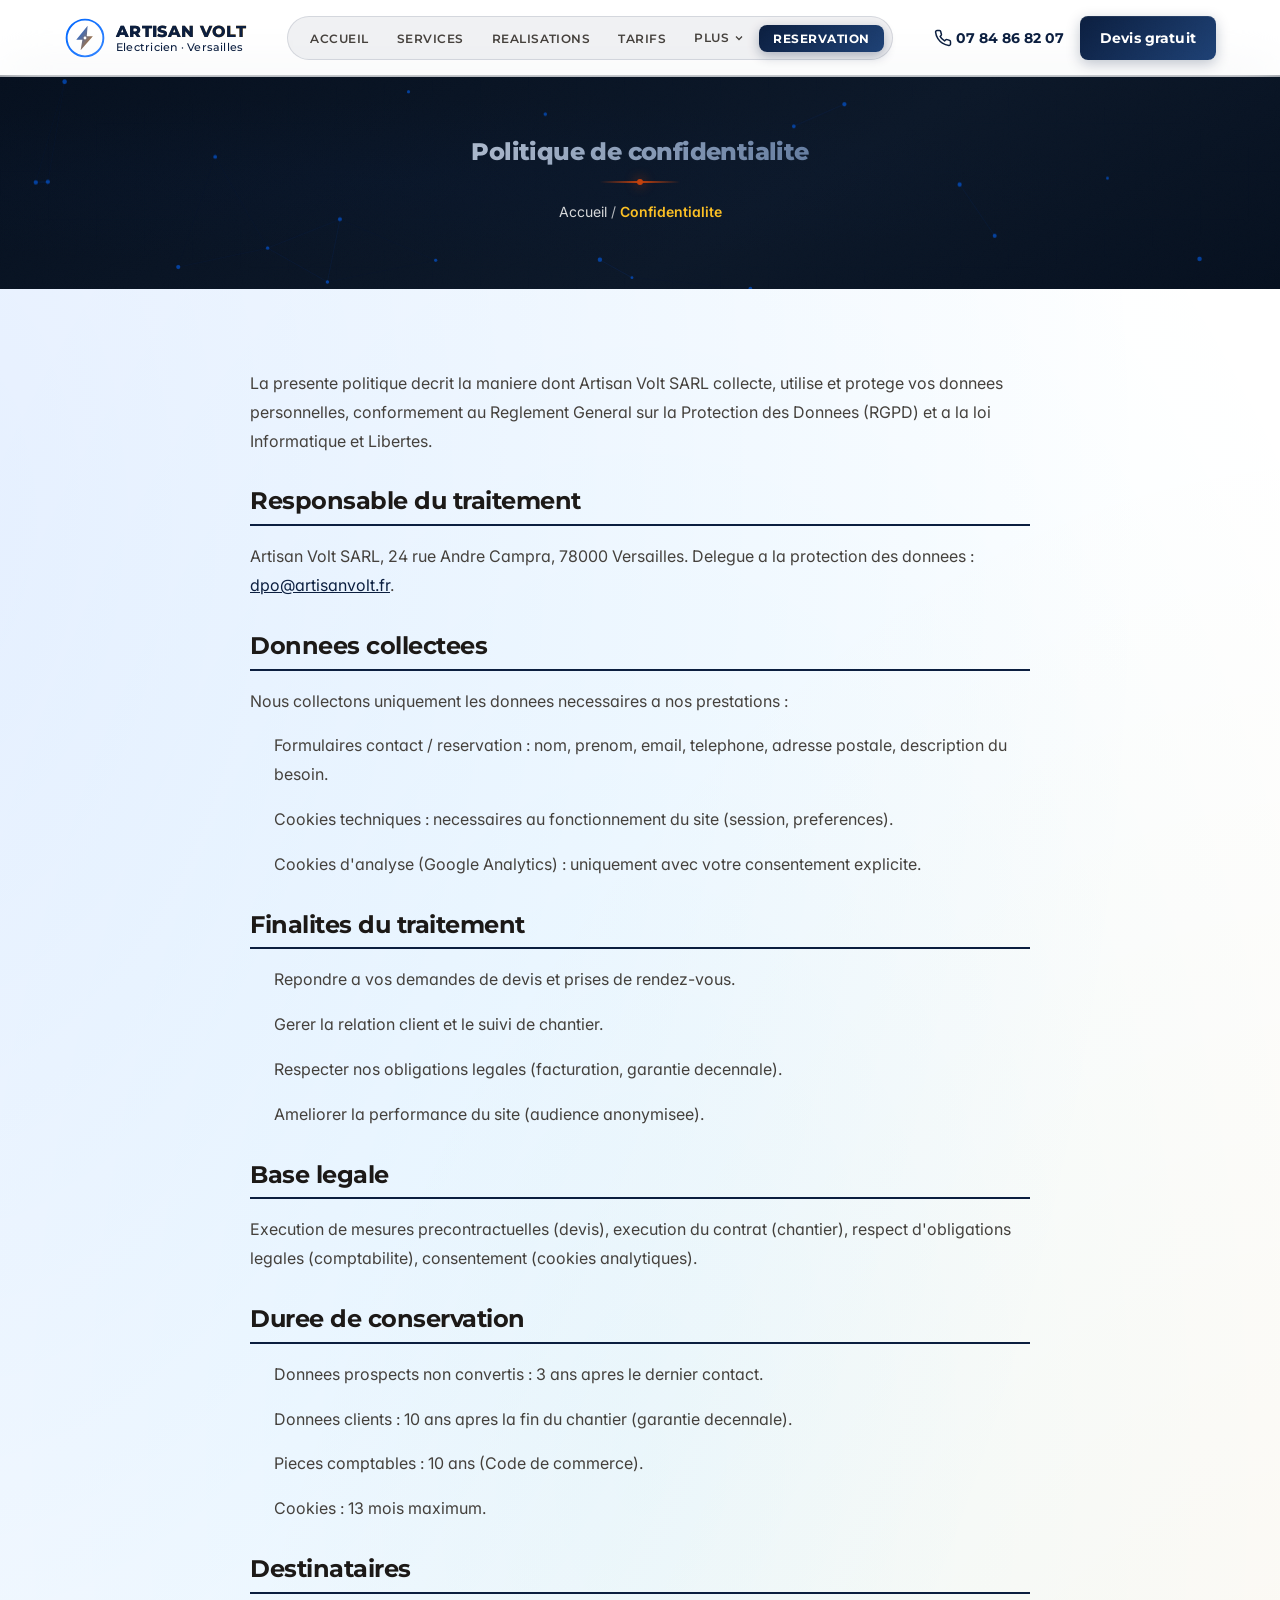
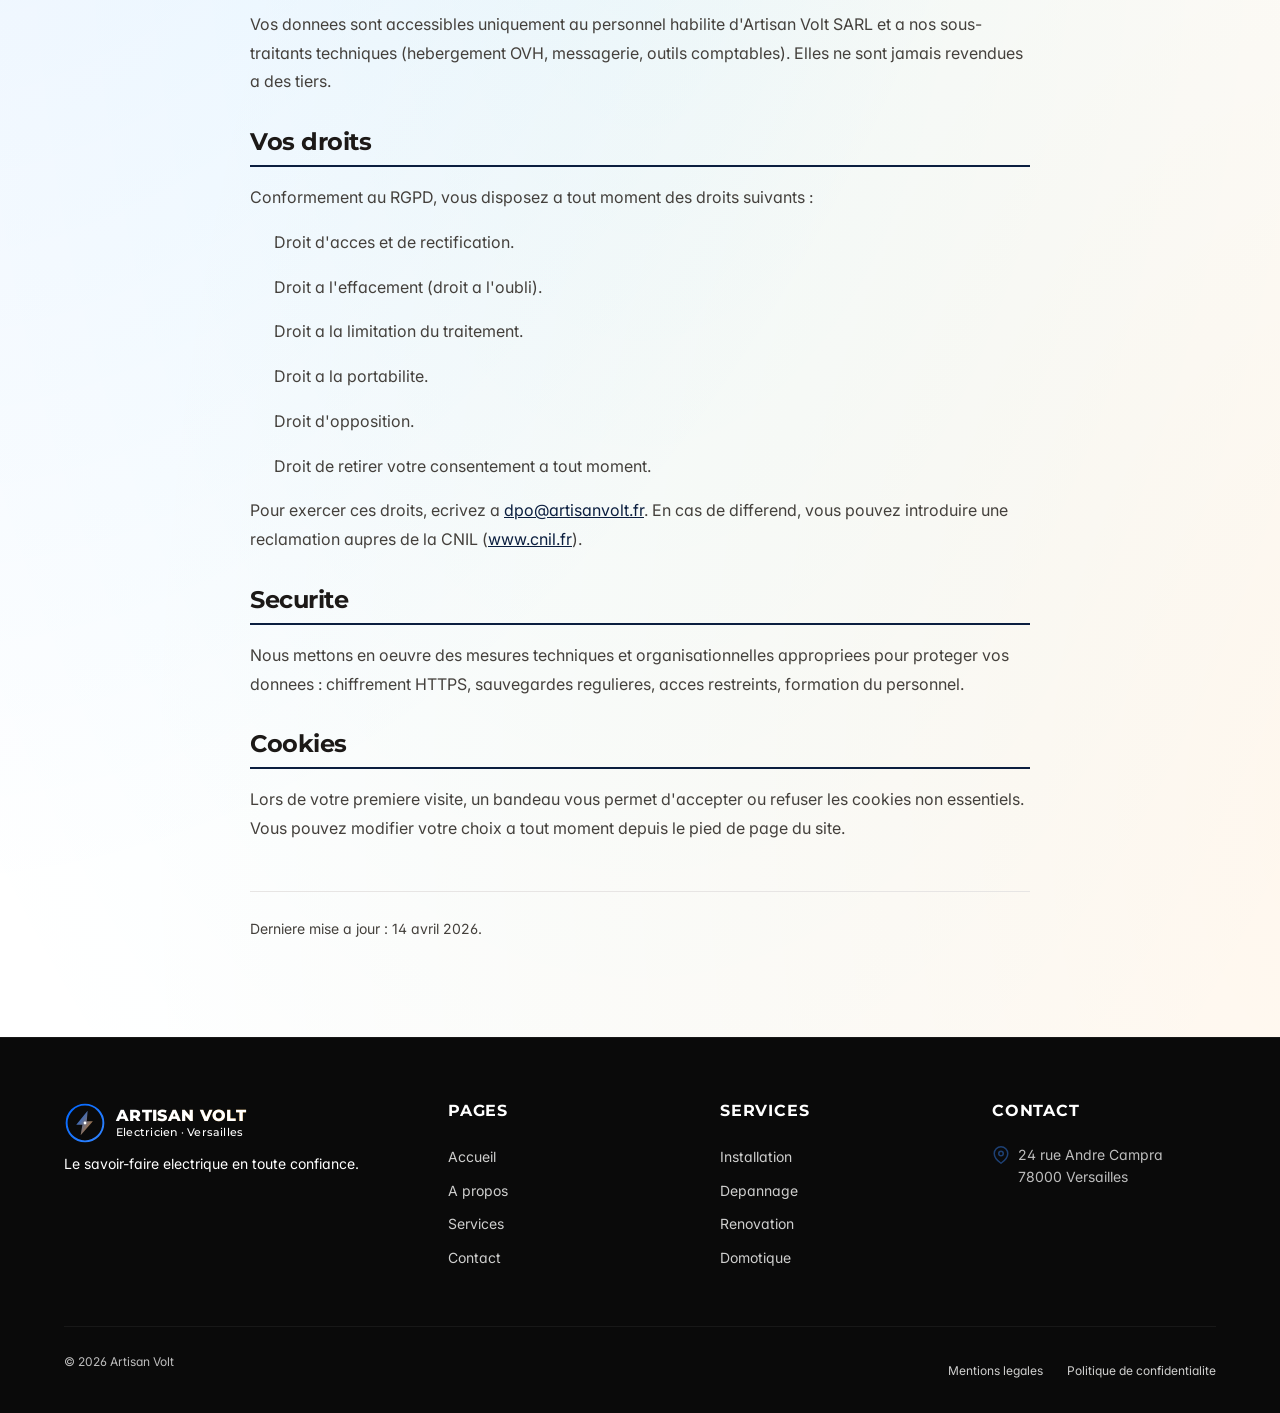
<file: privacy.html>
<!DOCTYPE html>
<html lang="fr">
<head>
  <meta charset="UTF-8">
  <meta name="viewport" content="width=device-width, initial-scale=1.0">
  <meta name="description" content="Politique de confidentialite Artisan Volt — traitement des donnees personnelles conforme RGPD.">
  <meta name="robots" content="index,follow">
  <title>Politique de confidentialite — Artisan Volt</title>
  <link rel="preconnect" href="https://fonts.googleapis.com">
  <link rel="preconnect" href="https://fonts.gstatic.com" crossorigin>
  <link rel="preload" as="style" href="https://fonts.googleapis.com/css2?family=Inter:wght@400;500;600;700&family=Montserrat:wght@500;600;700;800&display=swap">
  <link rel="stylesheet" media="print" onload="this.media='all'" href="https://fonts.googleapis.com/css2?family=Inter:wght@400;500;600;700&family=Montserrat:wght@500;600;700;800&display=swap">
  <noscript><link rel="stylesheet" href="https://fonts.googleapis.com/css2?family=Inter:wght@400;500;600;700&family=Montserrat:wght@500;600;700;800&display=swap"></noscript>
  <link rel="stylesheet" href="assets/css/bundle.min.css?v=2">
<link rel="icon" type="image/svg+xml" href="assets/images/logo-mark.svg">
  <link rel="apple-touch-icon" href="assets/images/logo-mark.svg">
  <!-- SEO: Canonical + Open Graph + Twitter Cards -->
  <link rel="canonical" href="https://artisanvolt.fr/privacy.html">
  <meta name="theme-color" content="#0B1E3F">
  <meta property="og:site_name" content="Artisan Volt">
  <meta property="og:type" content="website">
  <meta property="og:locale" content="fr_FR">
  <meta property="og:url" content="https://artisanvolt.fr/privacy.html">
  <meta property="og:title" content="Politique de confidentialite — Artisan Volt">
  <meta property="og:description" content="Politique de confidentialite conforme RGPD — traitement des donnees personnelles.">
  <meta property="og:image" content="https://artisanvolt.fr/assets/images/og-cover.svg">
  <meta property="og:image:width" content="1200">
  <meta property="og:image:height" content="630">
  <meta name="twitter:card" content="summary_large_image">
  <meta name="twitter:title" content="Politique de confidentialite — Artisan Volt">
  <meta name="twitter:description" content="Politique de confidentialite conforme RGPD — traitement des donnees personnelles.">
  <meta name="twitter:image" content="https://artisanvolt.fr/assets/images/og-cover.svg">
  </head>
<body>
<svg id="volt-svg-defs" xmlns="http://www.w3.org/2000/svg" style="position:absolute;width:0;height:0;overflow:hidden" aria-hidden="true" focusable="false">
  <defs>
    <filter id="volt-crackle" x="-30%" y="-30%" width="160%" height="160%">
      <feTurbulence type="turbulence" baseFrequency="0.035 0.85"
                    numOctaves="4" seed="3" result="n">
        <animate attributeName="baseFrequency"
                 values="0.035 0.85;0.035 0.85;0.035 0.85;0.035 0.85;0.11 2.4;0.18 3.2;0.09 1.8;0.035 0.85;0.035 0.85"
                 dur="4s" repeatCount="indefinite"/>
        <animate attributeName="seed"
                 values="3;3;3;3;8;14;6;3;3"
                 dur="4s" repeatCount="indefinite"/>
      </feTurbulence>
      <feDisplacementMap in="SourceGraphic" in2="n"
                         xChannelSelector="R" yChannelSelector="G">
        <animate attributeName="scale"
                 values="1;1;1;1;18;28;12;2;1"
                 dur="4s" repeatCount="indefinite"/>
      </feDisplacementMap>
    </filter>
  </defs>
</svg>

  <a href="#main" class="skip-link">Aller au contenu principal</a>
  <header class="header" id="header">
    <div class="header__inner">
            <a href="index.html" class="header__logo" aria-label="Artisan Volt - Accueil">
        <img src="assets/images/logo-mark.svg" alt="" class="header__logo-img" width="44" height="44" aria-hidden="true">
        <span class="header__logo-text">
          <span class="header__logo-brand">ARTISAN VOLT</span>
          <span class="header__logo-slogan">Electricien &middot; Versailles</span>
        </span>
      </a>
      <nav class="nav" id="nav" aria-label="Navigation principale"><ul class="nav__list"><li><a href="index.html" class="nav__link">Accueil</a></li><li><a href="services.html" class="nav__link">Services</a></li><li><a href="portfolio.html" class="nav__link">Realisations</a></li><li><a href="pricing.html" class="nav__link">Tarifs</a></li><li class="nav__dropdown">  <button class="nav__link nav__dropdown-toggle" aria-expanded="false" aria-haspopup="true">    Plus    <svg width="12" height="12" viewBox="0 0 24 24" fill="none" stroke="currentColor" stroke-width="2.5" aria-hidden="true"><polyline points="6 9 12 15 18 9"/></svg>  </button>  <ul class="nav__dropdown-menu" role="menu">    <li><a href="testimonials.html" class="nav__dropdown-link">Avis clients</a></li>    <li><a href="blog.html" class="nav__dropdown-link">Blog</a></li>    <li><a href="about.html" class="nav__dropdown-link">A propos</a></li>    <li><a href="team.html" class="nav__dropdown-link">Equipe</a></li>    <li><a href="faq.html" class="nav__dropdown-link">FAQ</a></li>    <li><a href="contact.html" class="nav__dropdown-link">Contact</a></li>  </ul></li><li><a href="booking.html" class="nav__link nav__cta">Reservation</a></li></ul></nav>
      <div class="header__cta"><a href="tel:+33784868207" class="header__phone" aria-label="Appeler"><svg width="18" height="18" viewBox="0 0 24 24" fill="none" stroke="currentColor" stroke-width="2" stroke-linecap="round" stroke-linejoin="round" aria-hidden="true"><path d="M22 16.92v3a2 2 0 0 1-2.18 2 19.79 19.79 0 0 1-8.63-3.07 19.5 19.5 0 0 1-6-6 19.79 19.79 0 0 1-3.07-8.67A2 2 0 0 1 4.11 2h3a2 2 0 0 1 2 1.72c.127.96.361 1.903.7 2.81a2 2 0 0 1-.45 2.11L8.09 9.91a16 16 0 0 0 6 6l1.27-1.27a2 2 0 0 1 2.11-.45c.907.339 1.85.573 2.81.7A2 2 0 0 1 22 16.92z"/></svg>07 84 86 82 07</a><a href="contact.html" class="btn btn--primary btn--sm">Devis gratuit</a></div>
      <button class="menu-toggle" id="menu-toggle" aria-label="Ouvrir le menu" aria-expanded="false"><span class="menu-toggle__bar"></span><span class="menu-toggle__bar"></span><span class="menu-toggle__bar"></span></button>
    </div>
  </header>
  <div class="nav-overlay" id="nav-overlay"></div>

  <main id="main">
    <section class="page-hero">
      <canvas class="hero__fx" data-hero-fx aria-hidden="true"></canvas>
      <div class="container">
        <h1 class="page-hero__title text-reveal-grad" data-spark>Politique de confidentialite</h1>
        <div class="bolt-divider"></div>
        <p class="page-hero__breadcrumb"><a href="index.html">Accueil</a> / <span>Confidentialite</span></p>
      </div>
    </section>

    <section class="section mesh-bg">
      <div class="container">
        <div class="prose reveal">
          <p>La presente politique decrit la maniere dont Artisan Volt SARL collecte, utilise et protege vos donnees personnelles, conformement au Reglement General sur la Protection des Donnees (RGPD) et a la loi Informatique et Libertes.</p>

          <h2>Responsable du traitement</h2>
          <p>Artisan Volt SARL, 24 rue Andre Campra, 78000 Versailles. Delegue a la protection des donnees : <a href="mailto:dpo@artisanvolt.fr">dpo@artisanvolt.fr</a>.</p>

          <h2>Donnees collectees</h2>
          <p>Nous collectons uniquement les donnees necessaires a nos prestations :</p>
          <ul>
            <li>Formulaires contact / reservation : nom, prenom, email, telephone, adresse postale, description du besoin.</li>
            <li>Cookies techniques : necessaires au fonctionnement du site (session, preferences).</li>
            <li>Cookies d&#39;analyse (Google Analytics) : uniquement avec votre consentement explicite.</li>
          </ul>

          <h2>Finalites du traitement</h2>
          <ul>
            <li>Repondre a vos demandes de devis et prises de rendez-vous.</li>
            <li>Gerer la relation client et le suivi de chantier.</li>
            <li>Respecter nos obligations legales (facturation, garantie decennale).</li>
            <li>Ameliorer la performance du site (audience anonymisee).</li>
          </ul>

          <h2>Base legale</h2>
          <p>Execution de mesures precontractuelles (devis), execution du contrat (chantier), respect d&#39;obligations legales (comptabilite), consentement (cookies analytiques).</p>

          <h2>Duree de conservation</h2>
          <ul>
            <li>Donnees prospects non convertis : 3 ans apres le dernier contact.</li>
            <li>Donnees clients : 10 ans apres la fin du chantier (garantie decennale).</li>
            <li>Pieces comptables : 10 ans (Code de commerce).</li>
            <li>Cookies : 13 mois maximum.</li>
          </ul>

          <h2>Destinataires</h2>
          <p>Vos donnees sont accessibles uniquement au personnel habilite d&#39;Artisan Volt SARL et a nos sous-traitants techniques (hebergement OVH, messagerie, outils comptables). Elles ne sont jamais revendues a des tiers.</p>

          <h2>Vos droits</h2>
          <p>Conformement au RGPD, vous disposez a tout moment des droits suivants :</p>
          <ul>
            <li>Droit d&#39;acces et de rectification.</li>
            <li>Droit a l&#39;effacement (droit a l&#39;oubli).</li>
            <li>Droit a la limitation du traitement.</li>
            <li>Droit a la portabilite.</li>
            <li>Droit d&#39;opposition.</li>
            <li>Droit de retirer votre consentement a tout moment.</li>
          </ul>
          <p>Pour exercer ces droits, ecrivez a <a href="mailto:dpo@artisanvolt.fr">dpo@artisanvolt.fr</a>. En cas de differend, vous pouvez introduire une reclamation aupres de la CNIL (<a href="https://www.cnil.fr" target="_blank" rel="noopener">www.cnil.fr</a>).</p>

          <h2>Securite</h2>
          <p>Nous mettons en oeuvre des mesures techniques et organisationnelles appropriees pour proteger vos donnees : chiffrement HTTPS, sauvegardes regulieres, acces restreints, formation du personnel.</p>

          <h2>Cookies</h2>
          <p>Lors de votre premiere visite, un bandeau vous permet d&#39;accepter ou refuser les cookies non essentiels. Vous pouvez modifier votre choix a tout moment depuis le pied de page du site.</p>

          <p style="font-size: var(--font-size-sm); margin-top: var(--space-2xl); padding-top: var(--space-lg); border-top: 1px solid var(--border-color);">Derniere mise a jour : 14 avril 2026.</p>
        </div>
      </div>
    </section>
  </main>

  <footer class="footer">
    <div class="container">
      <div class="footer__inner">
        <div class="footer__brand">      <a href="index.html" class="header__logo" aria-label="Artisan Volt - Accueil">
        <img src="assets/images/logo-mark.svg" alt="" class="header__logo-img" width="44" height="44" aria-hidden="true">
        <span class="header__logo-text">
          <span class="header__logo-brand">ARTISAN VOLT</span>
          <span class="header__logo-slogan">Electricien &middot; Versailles</span>
        </span>
      </a><p>Le savoir-faire electrique en toute confiance.</p></div>
        <div><h4 class="footer__heading">Pages</h4><ul class="footer__links"><li><a href="index.html">Accueil</a></li><li><a href="about.html">A propos</a></li><li><a href="services.html">Services</a></li><li><a href="contact.html">Contact</a></li></ul></div>
        <div><h4 class="footer__heading">Services</h4><ul class="footer__links"><li><a href="services.html">Installation</a></li><li><a href="services.html">Depannage</a></li><li><a href="services.html">Renovation</a></li><li><a href="services.html">Domotique</a></li></ul></div>
        <div><h4 class="footer__heading">Contact</h4><div class="footer__contact-item"><svg viewBox="0 0 24 24" fill="none" stroke="currentColor" stroke-width="2" aria-hidden="true"><path d="M21 10c0 7-9 13-9 13s-9-6-9-13a9 9 0 0 1 18 0z"/><circle cx="12" cy="10" r="3"/></svg><span>24 rue Andre Campra<br>78000 Versailles</span></div></div>
      </div>
      <div class="footer__bottom"><p class="footer__copyright">&copy; 2026 Artisan Volt</p><div class="footer__legal"><a href="legal.html">Mentions legales</a><a href="privacy.html">Politique de confidentialite</a></div></div>
    </div>
  </footer>

  <script src="assets/js/main.js?v=2" defer></script>
  <script src="assets/js/ultra-pro.js" defer></script>
  <script src="assets/js/effects.js" defer></script>
  <script src="assets/js/wow-effects.js" defer></script>
  <script src="assets/js/next-level.js" defer></script>
  <script src="assets/js/hero-electric.js" defer></script>

  <!-- Barre mobile fixe : appel / whatsapp / devis -->
  <nav class="mobile-bottom-bar" aria-label="Actions rapides mobile">
    <a href="tel:+33784868207" class="mobile-bottom-bar__btn mobile-bottom-bar__btn--call" aria-label="Appeler">
      <svg viewBox="0 0 24 24" fill="none" stroke="currentColor" stroke-width="2.2" stroke-linecap="round" stroke-linejoin="round" aria-hidden="true"><path d="M22 16.92v3a2 2 0 0 1-2.18 2 19.79 19.79 0 0 1-8.63-3.07 19.5 19.5 0 0 1-6-6 19.79 19.79 0 0 1-3.07-8.67A2 2 0 0 1 4.11 2h3a2 2 0 0 1 2 1.72c.127.96.361 1.903.7 2.81a2 2 0 0 1-.45 2.11L8.09 9.91a16 16 0 0 0 6 6l1.27-1.27a2 2 0 0 1 2.11-.45c.907.339 1.85.573 2.81.7A2 2 0 0 1 22 16.92z"/></svg>
      <span>Appeler</span>
    </a>
    <a href="https://wa.me/33784868207" class="mobile-bottom-bar__btn mobile-bottom-bar__btn--whatsapp" target="_blank" rel="noopener" aria-label="WhatsApp">
      <svg viewBox="0 0 24 24" fill="currentColor" aria-hidden="true"><path d="M17.472 14.382c-.297-.149-1.758-.867-2.03-.967-.273-.099-.471-.148-.67.15-.197.297-.767.966-.94 1.164-.173.199-.347.223-.644.075-.297-.15-1.255-.463-2.39-1.475-.883-.788-1.48-1.761-1.653-2.059-.173-.297-.018-.458.13-.606.134-.133.298-.347.446-.52.149-.174.198-.298.298-.497.099-.198.05-.371-.025-.52-.075-.149-.669-1.612-.916-2.207-.242-.579-.487-.5-.669-.51-.173-.008-.371-.01-.57-.01-.198 0-.52.074-.792.372-.272.297-1.04 1.016-1.04 2.479 0 1.462 1.065 2.875 1.213 3.074.149.198 2.096 3.2 5.077 4.487.709.306 1.262.489 1.694.625.712.227 1.36.195 1.871.118.571-.085 1.758-.719 2.006-1.413.248-.694.248-1.289.173-1.413-.074-.124-.272-.198-.57-.347m-5.421 7.403h-.004a9.87 9.87 0 01-5.031-1.378l-.361-.214-3.741.982.998-3.648-.235-.374a9.86 9.86 0 01-1.51-5.26c.001-5.45 4.436-9.884 9.888-9.884 2.64 0 5.122 1.03 6.988 2.898a9.825 9.825 0 012.893 6.994c-.003 5.45-4.437 9.884-9.885 9.884m8.413-18.297A11.815 11.815 0 0012.05 0C5.495 0 .16 5.335.157 11.892c0 2.096.547 4.142 1.588 5.945L.057 24l6.305-1.654a11.882 11.882 0 005.683 1.448h.005c6.554 0 11.89-5.335 11.893-11.893a11.821 11.821 0 00-3.48-8.413Z"/></svg>
      <span>WhatsApp</span>
    </a>
    <a href="contact.html" class="mobile-bottom-bar__btn mobile-bottom-bar__btn--quote" aria-label="Devis gratuit">
      <svg viewBox="0 0 24 24" fill="none" stroke="currentColor" stroke-width="2.2" stroke-linecap="round" stroke-linejoin="round" aria-hidden="true"><path d="M14 2H6a2 2 0 0 0-2 2v16a2 2 0 0 0 2 2h12a2 2 0 0 0 2-2V8z"/><polyline points="14 2 14 8 20 8"/><line x1="16" y1="13" x2="8" y2="13"/><line x1="16" y1="17" x2="8" y2="17"/></svg>
      <span>Devis</span>
    </a>
  </nav>

</body>
</html>
</file>
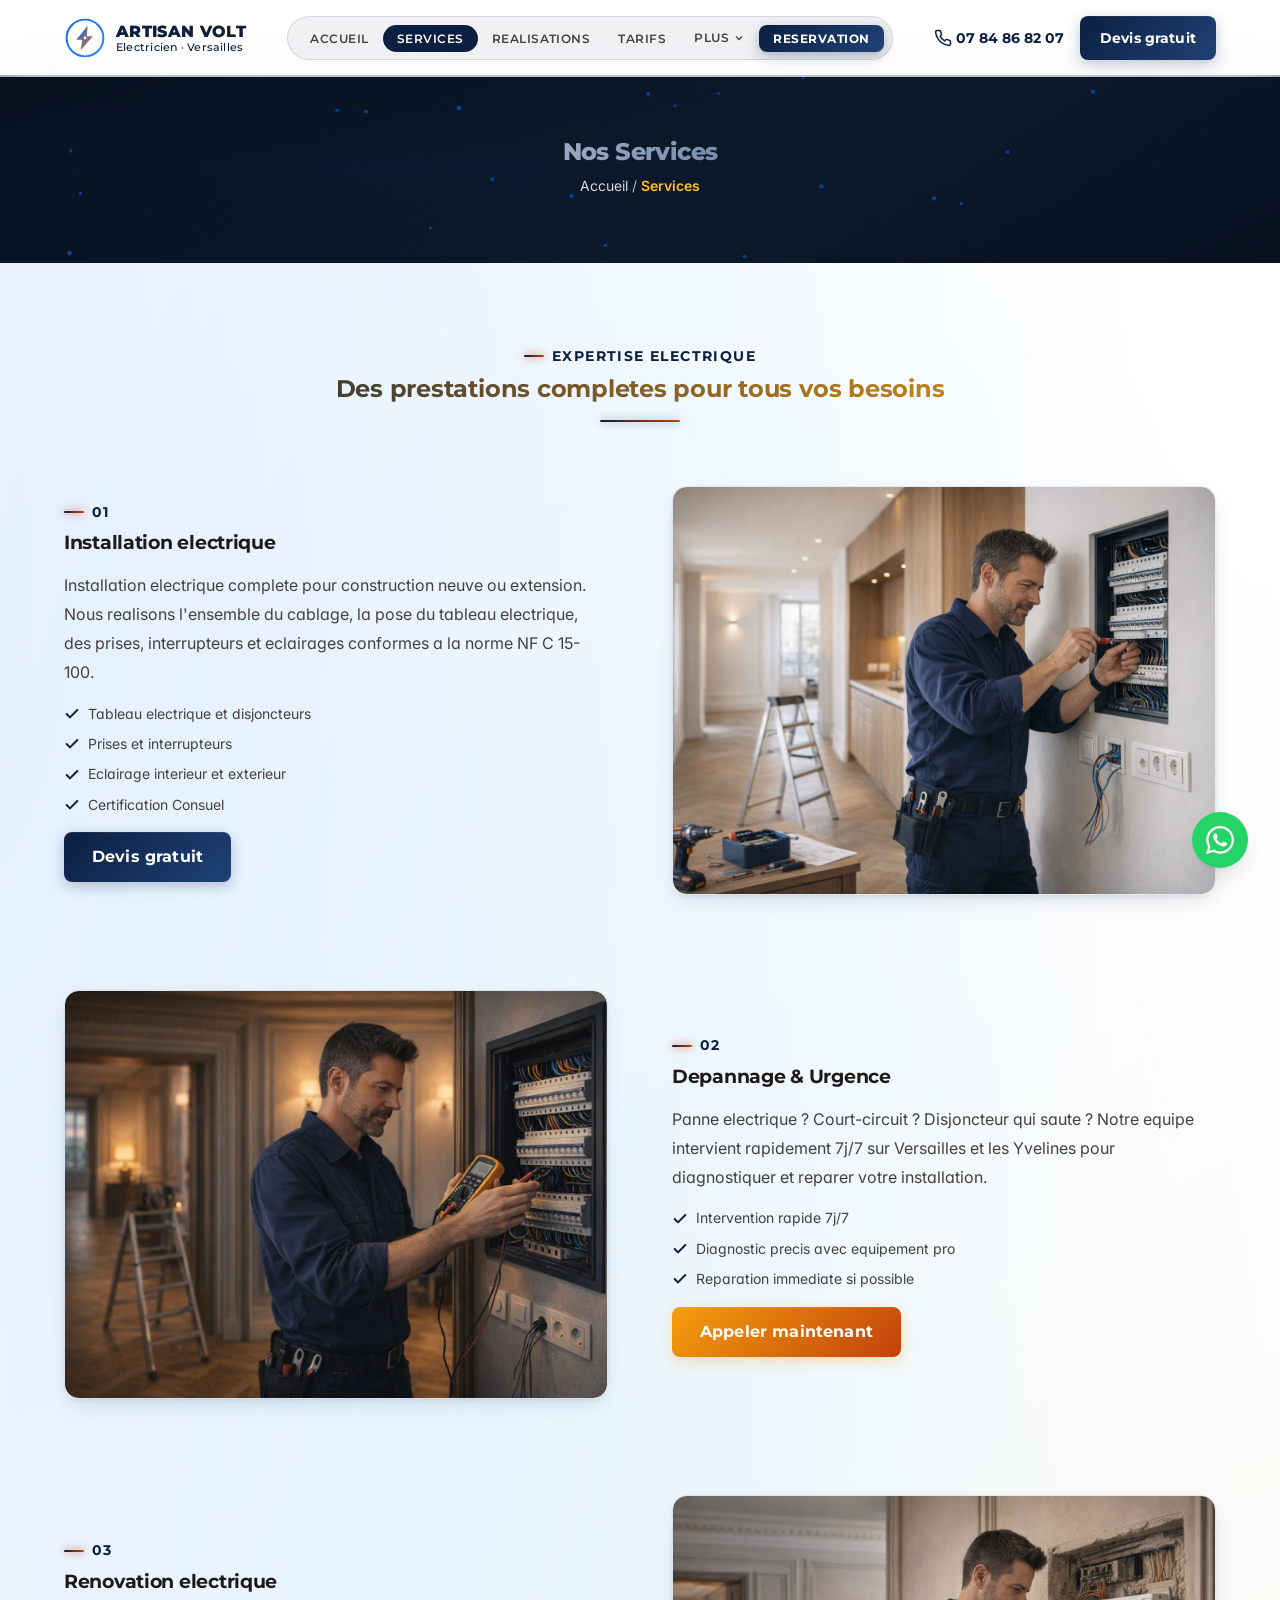
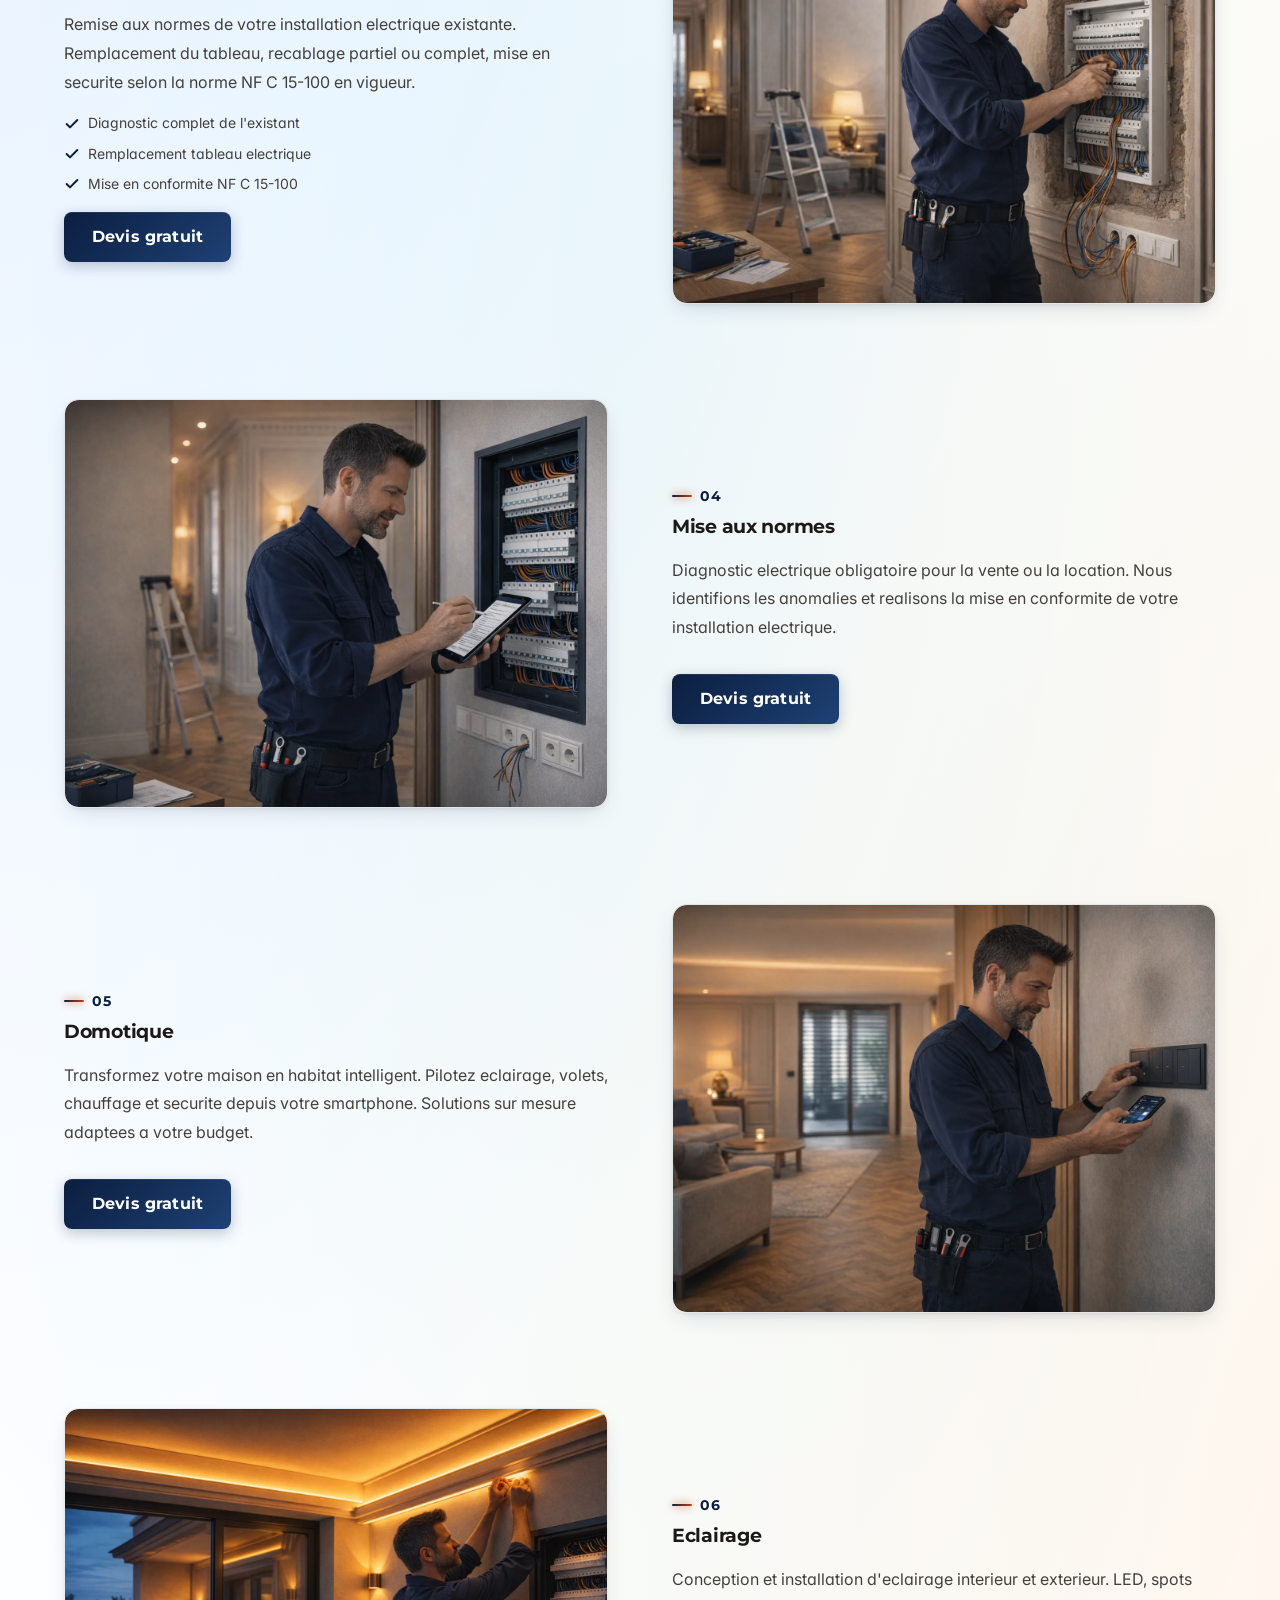
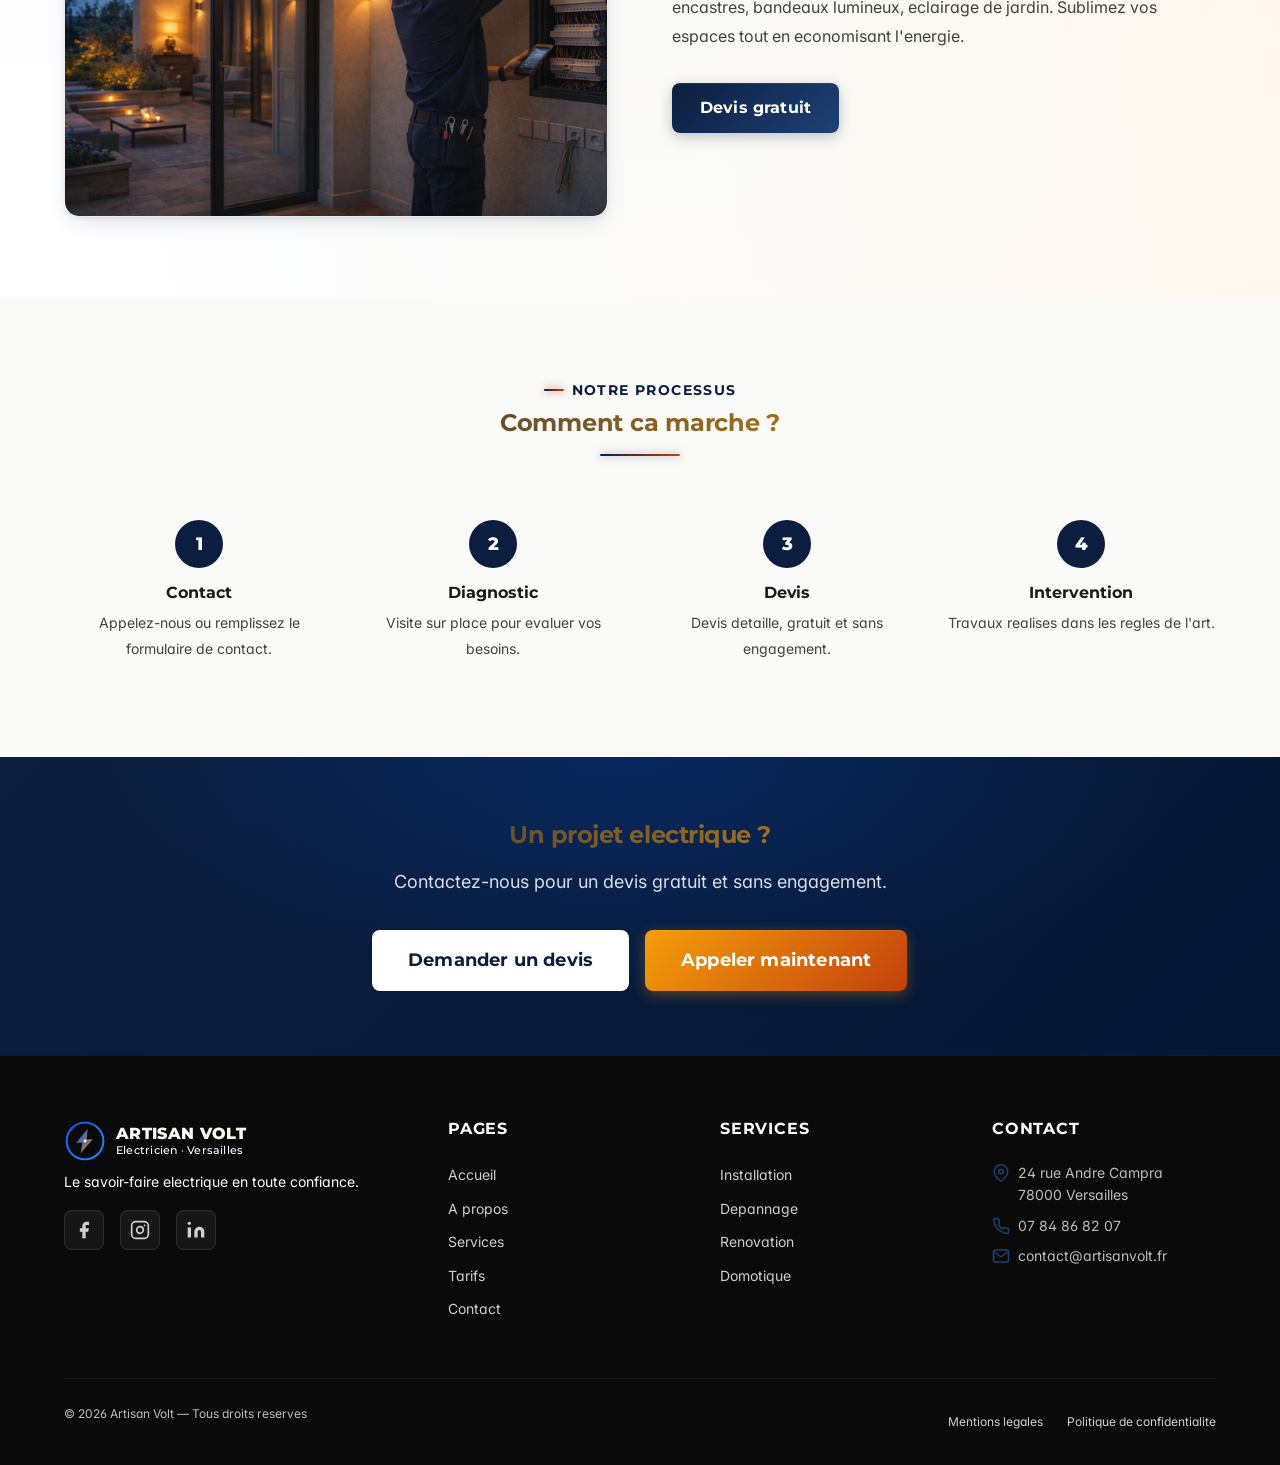
<file: services.html>
<!DOCTYPE html>
<html lang="fr">
<head>
  <meta charset="UTF-8">
  <meta name="viewport" content="width=device-width, initial-scale=1.0">
  <meta name="description" content="Services d'electricite a Versailles : installation, depannage, renovation, mise aux normes, domotique, eclairage. Artisan Volt, electricien agree.">
  <title>Nos Services — Artisan Volt | Electricien Versailles</title>
  <link rel="preconnect" href="https://fonts.googleapis.com">
  <link rel="preconnect" href="https://fonts.gstatic.com" crossorigin>
  <link rel="preload" as="style" href="https://fonts.googleapis.com/css2?family=Inter:wght@400;500;600;700&family=Montserrat:wght@500;600;700;800&display=swap">
  <link rel="stylesheet" media="print" onload="this.media='all'" href="https://fonts.googleapis.com/css2?family=Inter:wght@400;500;600;700&family=Montserrat:wght@500;600;700;800&display=swap">
  <noscript><link rel="stylesheet" href="https://fonts.googleapis.com/css2?family=Inter:wght@400;500;600;700&family=Montserrat:wght@500;600;700;800&display=swap"></noscript>
  <link rel="stylesheet" href="assets/css/bundle.min.css?v=2">
<link rel="icon" type="image/svg+xml" href="assets/images/logo-mark.svg">
  <link rel="apple-touch-icon" href="assets/images/logo-mark.svg">
  <!-- SEO: Canonical + Open Graph + Twitter Cards -->
  <link rel="canonical" href="https://artisanvolt.fr/services.html">
  <meta name="theme-color" content="#0B1E3F">
  <meta property="og:site_name" content="Artisan Volt">
  <meta property="og:type" content="website">
  <meta property="og:locale" content="fr_FR">
  <meta property="og:url" content="https://artisanvolt.fr/services.html">
  <meta property="og:title" content="Nos Services — Artisan Volt">
  <meta property="og:description" content="Installation, depannage, renovation, mise aux normes, domotique, eclairage a Versailles.">
  <meta property="og:image" content="https://artisanvolt.fr/assets/images/og-cover.svg">
  <meta property="og:image:width" content="1200">
  <meta property="og:image:height" content="630">
  <meta name="twitter:card" content="summary_large_image">
  <meta name="twitter:title" content="Nos Services — Artisan Volt">
  <meta name="twitter:description" content="Installation, depannage, renovation, mise aux normes, domotique, eclairage a Versailles.">
  <meta name="twitter:image" content="https://artisanvolt.fr/assets/images/og-cover.svg">
  </head>
<body>
<svg id="volt-svg-defs" xmlns="http://www.w3.org/2000/svg" style="position:absolute;width:0;height:0;overflow:hidden" aria-hidden="true" focusable="false">
  <defs>
    <filter id="volt-crackle" x="-30%" y="-30%" width="160%" height="160%">
      <feTurbulence type="turbulence" baseFrequency="0.035 0.85"
                    numOctaves="4" seed="3" result="n">
        <animate attributeName="baseFrequency"
                 values="0.035 0.85;0.035 0.85;0.035 0.85;0.035 0.85;0.11 2.4;0.18 3.2;0.09 1.8;0.035 0.85;0.035 0.85"
                 dur="4s" repeatCount="indefinite"/>
        <animate attributeName="seed"
                 values="3;3;3;3;8;14;6;3;3"
                 dur="4s" repeatCount="indefinite"/>
      </feTurbulence>
      <feDisplacementMap in="SourceGraphic" in2="n"
                         xChannelSelector="R" yChannelSelector="G">
        <animate attributeName="scale"
                 values="1;1;1;1;18;28;12;2;1"
                 dur="4s" repeatCount="indefinite"/>
      </feDisplacementMap>
    </filter>
  </defs>
</svg>

  <a href="#main" class="skip-link">Aller au contenu principal</a>

  <!-- HEADER -->
  <header class="header" id="header">
    <div class="header__inner">
            <a href="index.html" class="header__logo" aria-label="Artisan Volt - Accueil">
        <img src="assets/images/logo-mark.svg" alt="" class="header__logo-img" width="44" height="44" aria-hidden="true">
        <span class="header__logo-text">
          <span class="header__logo-brand">ARTISAN VOLT</span>
          <span class="header__logo-slogan">Electricien &middot; Versailles</span>
        </span>
      </a>
      <nav class="nav" id="nav" aria-label="Navigation principale">
        <ul class="nav__list"><li><a href="index.html" class="nav__link">Accueil</a></li><li><a href="services.html" class="nav__link nav__link--active">Services</a></li><li><a href="portfolio.html" class="nav__link">Realisations</a></li><li><a href="pricing.html" class="nav__link">Tarifs</a></li><li class="nav__dropdown">  <button class="nav__link nav__dropdown-toggle" aria-expanded="false" aria-haspopup="true">    Plus    <svg width="12" height="12" viewBox="0 0 24 24" fill="none" stroke="currentColor" stroke-width="2.5" aria-hidden="true"><polyline points="6 9 12 15 18 9"/></svg>  </button>  <ul class="nav__dropdown-menu" role="menu">    <li><a href="testimonials.html" class="nav__dropdown-link">Avis clients</a></li>    <li><a href="blog.html" class="nav__dropdown-link">Blog</a></li>    <li><a href="about.html" class="nav__dropdown-link">A propos</a></li>    <li><a href="team.html" class="nav__dropdown-link">Equipe</a></li>    <li><a href="faq.html" class="nav__dropdown-link">FAQ</a></li>    <li><a href="contact.html" class="nav__dropdown-link">Contact</a></li>  </ul></li><li><a href="booking.html" class="nav__link nav__cta">Reservation</a></li></ul>
      </nav>
      <div class="header__cta">
        <a href="tel:+33784868207" class="header__phone" aria-label="Appeler"><svg width="18" height="18" viewBox="0 0 24 24" fill="none" stroke="currentColor" stroke-width="2" stroke-linecap="round" stroke-linejoin="round" aria-hidden="true"><path d="M22 16.92v3a2 2 0 0 1-2.18 2 19.79 19.79 0 0 1-8.63-3.07 19.5 19.5 0 0 1-6-6 19.79 19.79 0 0 1-3.07-8.67A2 2 0 0 1 4.11 2h3a2 2 0 0 1 2 1.72c.127.96.361 1.903.7 2.81a2 2 0 0 1-.45 2.11L8.09 9.91a16 16 0 0 0 6 6l1.27-1.27a2 2 0 0 1 2.11-.45c.907.339 1.85.573 2.81.7A2 2 0 0 1 22 16.92z"/></svg>07 84 86 82 07</a>
        <a href="contact.html" class="btn btn--primary btn--sm">Devis gratuit</a>
      </div>
      <button class="menu-toggle" id="menu-toggle" aria-label="Ouvrir le menu" aria-expanded="false"><span class="menu-toggle__bar"></span><span class="menu-toggle__bar"></span><span class="menu-toggle__bar"></span></button>
    </div>
  </header>
  <div class="nav-overlay" id="nav-overlay"></div>

  <main id="main">
    <section class="page-hero">
      <canvas class="hero__fx" data-hero-fx aria-hidden="true"></canvas>
      <div class="container">
        <h1 class="page-hero__title text-reveal-grad" data-spark>Nos Services</h1>
        <p class="page-hero__breadcrumb"><a href="index.html">Accueil</a> / <span>Services</span></p>
      </div>
    </section>

    <!-- SERVICES DETAILLES -->
    <section class="section mesh-bg">
      <div class="container">
        <div class="section__header reveal">
          <span class="section__subtitle">Expertise electrique</span>
          <h2 class="section__title">Des prestations completes pour tous vos besoins</h2>
        </div>

        <!-- Service 1 -->
        <div class="split reveal" style="margin-bottom: var(--space-4xl);">
          <div>
            <span class="section__subtitle">01</span>
            <h3 style="margin-bottom: var(--space-md);">Installation electrique</h3>
            <p>Installation electrique complete pour construction neuve ou extension. Nous realisons l'ensemble du cablage, la pose du tableau electrique, des prises, interrupteurs et eclairages conformes a la norme NF C 15-100.</p>
            <ul style="margin: var(--space-md) 0; display: flex; flex-direction: column; gap: var(--space-sm);">
              <li style="display: flex; align-items: center; gap: var(--space-sm); color: var(--color-text-light); font-size: var(--font-size-sm);">
                <svg width="16" height="16" viewBox="0 0 24 24" fill="none" stroke="var(--color-primary)" stroke-width="3" stroke-linecap="round" stroke-linejoin="round" aria-hidden="true"><polyline points="20 6 9 17 4 12"/></svg>
                Tableau electrique et disjoncteurs
              </li>
              <li style="display: flex; align-items: center; gap: var(--space-sm); color: var(--color-text-light); font-size: var(--font-size-sm);">
                <svg width="16" height="16" viewBox="0 0 24 24" fill="none" stroke="var(--color-primary)" stroke-width="3" stroke-linecap="round" stroke-linejoin="round" aria-hidden="true"><polyline points="20 6 9 17 4 12"/></svg>
                Prises et interrupteurs
              </li>
              <li style="display: flex; align-items: center; gap: var(--space-sm); color: var(--color-text-light); font-size: var(--font-size-sm);">
                <svg width="16" height="16" viewBox="0 0 24 24" fill="none" stroke="var(--color-primary)" stroke-width="3" stroke-linecap="round" stroke-linejoin="round" aria-hidden="true"><polyline points="20 6 9 17 4 12"/></svg>
                Eclairage interieur et exterieur
              </li>
              <li style="display: flex; align-items: center; gap: var(--space-sm); color: var(--color-text-light); font-size: var(--font-size-sm);">
                <svg width="16" height="16" viewBox="0 0 24 24" fill="none" stroke="var(--color-primary)" stroke-width="3" stroke-linecap="round" stroke-linejoin="round" aria-hidden="true"><polyline points="20 6 9 17 4 12"/></svg>
                Certification Consuel
              </li>
            </ul>
            <a href="contact.html" class="btn btn--primary">Devis gratuit</a>
          </div>
          <div class="media-gradient-block">
            <img src="assets/images/services/service-installation-premium.webp" alt="Installation electrique professionnelle dans une maison haut de gamme" width="560" height="420" loading="lazy" decoding="async">
          </div>
        </div>

        <!-- Service 2 -->
        <div class="split split--reverse reveal" style="margin-bottom: var(--space-4xl);">
          <div>
            <span class="section__subtitle">02</span>
            <h3 style="margin-bottom: var(--space-md);">Depannage & Urgence</h3>
            <p>Panne electrique ? Court-circuit ? Disjoncteur qui saute ? Notre equipe intervient rapidement 7j/7 sur Versailles et les Yvelines pour diagnostiquer et reparer votre installation.</p>
            <ul style="margin: var(--space-md) 0; display: flex; flex-direction: column; gap: var(--space-sm);">
              <li style="display: flex; align-items: center; gap: var(--space-sm); color: var(--color-text-light); font-size: var(--font-size-sm);">
                <svg width="16" height="16" viewBox="0 0 24 24" fill="none" stroke="var(--color-primary)" stroke-width="3" stroke-linecap="round" stroke-linejoin="round" aria-hidden="true"><polyline points="20 6 9 17 4 12"/></svg>
                Intervention rapide 7j/7
              </li>
              <li style="display: flex; align-items: center; gap: var(--space-sm); color: var(--color-text-light); font-size: var(--font-size-sm);">
                <svg width="16" height="16" viewBox="0 0 24 24" fill="none" stroke="var(--color-primary)" stroke-width="3" stroke-linecap="round" stroke-linejoin="round" aria-hidden="true"><polyline points="20 6 9 17 4 12"/></svg>
                Diagnostic precis avec equipement pro
              </li>
              <li style="display: flex; align-items: center; gap: var(--space-sm); color: var(--color-text-light); font-size: var(--font-size-sm);">
                <svg width="16" height="16" viewBox="0 0 24 24" fill="none" stroke="var(--color-primary)" stroke-width="3" stroke-linecap="round" stroke-linejoin="round" aria-hidden="true"><polyline points="20 6 9 17 4 12"/></svg>
                Reparation immediate si possible
              </li>
            </ul>
            <a href="tel:+33784868207" class="btn btn--accent">Appeler maintenant</a>
          </div>
          <div class="media-gradient-block">
            <img src="assets/images/services/service-depannage-premium.webp" alt="Electricien Artisan Volt en intervention de depannage sur un tableau electrique" width="560" height="420" loading="lazy" decoding="async">
          </div>
        </div>

        <!-- Service 3 -->
        <div class="split reveal" style="margin-bottom: var(--space-4xl);">
          <div>
            <span class="section__subtitle">03</span>
            <h3 style="margin-bottom: var(--space-md);">Renovation electrique</h3>
            <p>Remise aux normes de votre installation electrique existante. Remplacement du tableau, recablage partiel ou complet, mise en securite selon la norme NF C 15-100 en vigueur.</p>
            <ul style="margin: var(--space-md) 0; display: flex; flex-direction: column; gap: var(--space-sm);">
              <li style="display: flex; align-items: center; gap: var(--space-sm); color: var(--color-text-light); font-size: var(--font-size-sm);">
                <svg width="16" height="16" viewBox="0 0 24 24" fill="none" stroke="var(--color-primary)" stroke-width="3" stroke-linecap="round" stroke-linejoin="round" aria-hidden="true"><polyline points="20 6 9 17 4 12"/></svg>
                Diagnostic complet de l'existant
              </li>
              <li style="display: flex; align-items: center; gap: var(--space-sm); color: var(--color-text-light); font-size: var(--font-size-sm);">
                <svg width="16" height="16" viewBox="0 0 24 24" fill="none" stroke="var(--color-primary)" stroke-width="3" stroke-linecap="round" stroke-linejoin="round" aria-hidden="true"><polyline points="20 6 9 17 4 12"/></svg>
                Remplacement tableau electrique
              </li>
              <li style="display: flex; align-items: center; gap: var(--space-sm); color: var(--color-text-light); font-size: var(--font-size-sm);">
                <svg width="16" height="16" viewBox="0 0 24 24" fill="none" stroke="var(--color-primary)" stroke-width="3" stroke-linecap="round" stroke-linejoin="round" aria-hidden="true"><polyline points="20 6 9 17 4 12"/></svg>
                Mise en conformite NF C 15-100
              </li>
            </ul>
            <a href="contact.html" class="btn btn--primary">Devis gratuit</a>
          </div>
          <div class="media-gradient-block">
            <img src="assets/images/services/service-renovation-premium.webp" alt="Renovation electrique soignee dans un appartement ancien modernise" width="560" height="420" loading="lazy" decoding="async">
          </div>
        </div>

        <!-- Service 4 -->
        <div class="split split--reverse reveal" style="margin-bottom: var(--space-4xl);">
          <div>
            <span class="section__subtitle">04</span>
            <h3 style="margin-bottom: var(--space-md);">Mise aux normes</h3>
            <p>Diagnostic electrique obligatoire pour la vente ou la location. Nous identifions les anomalies et realisons la mise en conformite de votre installation electrique.</p>
            <a href="contact.html" class="btn btn--primary" style="margin-top: var(--space-md);">Devis gratuit</a>
          </div>
          <div class="media-gradient-block">
            <img src="assets/images/services/service-normes-premium.webp" alt="Controle et mise aux normes electriques par un professionnel certifie" width="560" height="420" loading="lazy" decoding="async">
          </div>
        </div>

        <!-- Service 5 -->
        <div class="split reveal" style="margin-bottom: var(--space-4xl);">
          <div>
            <span class="section__subtitle">05</span>
            <h3 style="margin-bottom: var(--space-md);">Domotique</h3>
            <p>Transformez votre maison en habitat intelligent. Pilotez eclairage, volets, chauffage et securite depuis votre smartphone. Solutions sur mesure adaptees a votre budget.</p>
            <a href="contact.html" class="btn btn--primary" style="margin-top: var(--space-md);">Devis gratuit</a>
          </div>
          <div class="media-gradient-block">
            <img src="assets/images/services/service-domotique-premium.webp" alt="Configuration domotique dans un salon connecte haut de gamme" width="560" height="420" loading="lazy" decoding="async">
          </div>
        </div>

        <!-- Service 6 -->
        <div class="split split--reverse reveal">
          <div>
            <span class="section__subtitle">06</span>
            <h3 style="margin-bottom: var(--space-md);">Eclairage</h3>
            <p>Conception et installation d'eclairage interieur et exterieur. LED, spots encastres, bandeaux lumineux, eclairage de jardin. Sublimez vos espaces tout en economisant l'energie.</p>
            <a href="contact.html" class="btn btn--primary" style="margin-top: var(--space-md);">Devis gratuit</a>
          </div>
          <div class="media-gradient-block">
            <img src="assets/images/services/service-eclairage-premium.webp" alt="Installation d'eclairage LED architectural en interieur et terrasse" width="560" height="420" loading="lazy" decoding="async">
          </div>
        </div>
      </div>
    </section>

    <!-- PROCESSUS -->
    <section class="section section--alt">
      <div class="container">
        <div class="section__header reveal">
          <span class="section__subtitle">Notre processus</span>
          <h2 class="section__title">Comment ca marche ?</h2>
        </div>
        <div class="process reveal">
          <div class="process__step">
            <div class="process__number">1</div>
            <h4 class="process__title">Contact</h4>
            <p class="process__description">Appelez-nous ou remplissez le formulaire de contact.</p>
          </div>
          <div class="process__step">
            <div class="process__number">2</div>
            <h4 class="process__title">Diagnostic</h4>
            <p class="process__description">Visite sur place pour evaluer vos besoins.</p>
          </div>
          <div class="process__step">
            <div class="process__number">3</div>
            <h4 class="process__title">Devis</h4>
            <p class="process__description">Devis detaille, gratuit et sans engagement.</p>
          </div>
          <div class="process__step">
            <div class="process__number">4</div>
            <h4 class="process__title">Intervention</h4>
            <p class="process__description">Travaux realises dans les regles de l'art.</p>
          </div>
        </div>
      </div>
    </section>

    <!-- CTA -->
    <section class="cta-section">
      <div class="container">
        <div class="reveal">
          <h2 class="cta-section__title">Un projet electrique ?</h2>
          <p class="cta-section__description">Contactez-nous pour un devis gratuit et sans engagement.</p>
          <div class="cta-section__buttons">
            <a href="contact.html" class="btn btn--white btn--lg">Demander un devis</a>
            <a href="tel:+33784868207" class="btn btn--accent btn--lg">Appeler maintenant</a>
          </div>
        </div>
      </div>
    </section>
  </main>

  <!-- FOOTER -->
  <footer class="footer">
    <div class="container">
      <div class="footer__inner">
        <div class="footer__brand">
                <a href="index.html" class="header__logo" aria-label="Artisan Volt - Accueil">
        <img src="assets/images/logo-mark.svg" alt="" class="header__logo-img" width="44" height="44" aria-hidden="true">
        <span class="header__logo-text">
          <span class="header__logo-brand">ARTISAN VOLT</span>
          <span class="header__logo-slogan">Electricien &middot; Versailles</span>
        </span>
      </a>
          <p>Le savoir-faire electrique en toute confiance.</p>
          <div class="footer__socials">
            <a href="#" class="footer__social-link" aria-label="Facebook"><svg viewBox="0 0 24 24" fill="currentColor" aria-hidden="true"><path d="M18 2h-3a5 5 0 0 0-5 5v3H7v4h3v8h4v-8h3l1-4h-4V7a1 1 0 0 1 1-1h3z"/></svg></a>
            <a href="#" class="footer__social-link" aria-label="Instagram"><svg viewBox="0 0 24 24" fill="none" stroke="currentColor" stroke-width="2" stroke-linecap="round" stroke-linejoin="round" aria-hidden="true"><rect x="2" y="2" width="20" height="20" rx="5" ry="5"/><path d="M16 11.37A4 4 0 1 1 12.63 8 4 4 0 0 1 16 11.37z"/><line x1="17.5" y1="6.5" x2="17.51" y2="6.5"/></svg></a>
            <a href="#" class="footer__social-link" aria-label="LinkedIn"><svg viewBox="0 0 24 24" fill="currentColor" aria-hidden="true"><path d="M16 8a6 6 0 0 1 6 6v7h-4v-7a2 2 0 0 0-2-2 2 2 0 0 0-2 2v7h-4v-7a6 6 0 0 1 6-6z"/><rect x="2" y="9" width="4" height="12"/><circle cx="4" cy="4" r="2"/></svg></a>
          </div>
        </div>
        <div><h4 class="footer__heading">Pages</h4><ul class="footer__links"><li><a href="index.html">Accueil</a></li><li><a href="about.html">A propos</a></li><li><a href="services.html">Services</a></li><li><a href="pricing.html">Tarifs</a></li><li><a href="contact.html">Contact</a></li></ul></div>
        <div><h4 class="footer__heading">Services</h4><ul class="footer__links"><li><a href="services.html">Installation</a></li><li><a href="services.html">Depannage</a></li><li><a href="services.html">Renovation</a></li><li><a href="services.html">Domotique</a></li></ul></div>
        <div><h4 class="footer__heading">Contact</h4>
          <div class="footer__contact-item"><svg viewBox="0 0 24 24" fill="none" stroke="currentColor" stroke-width="2" stroke-linecap="round" stroke-linejoin="round" aria-hidden="true"><path d="M21 10c0 7-9 13-9 13s-9-6-9-13a9 9 0 0 1 18 0z"/><circle cx="12" cy="10" r="3"/></svg><span>24 rue Andre Campra<br>78000 Versailles</span></div>
          <div class="footer__contact-item"><svg viewBox="0 0 24 24" fill="none" stroke="currentColor" stroke-width="2" stroke-linecap="round" stroke-linejoin="round" aria-hidden="true"><path d="M22 16.92v3a2 2 0 0 1-2.18 2 19.79 19.79 0 0 1-8.63-3.07 19.5 19.5 0 0 1-6-6 19.79 19.79 0 0 1-3.07-8.67A2 2 0 0 1 4.11 2h3a2 2 0 0 1 2 1.72c.127.96.361 1.903.7 2.81a2 2 0 0 1-.45 2.11L8.09 9.91a16 16 0 0 0 6 6l1.27-1.27a2 2 0 0 1 2.11-.45c.907.339 1.85.573 2.81.7A2 2 0 0 1 22 16.92z"/></svg><span>07 84 86 82 07</span></div>
          <div class="footer__contact-item"><svg viewBox="0 0 24 24" fill="none" stroke="currentColor" stroke-width="2" stroke-linecap="round" stroke-linejoin="round" aria-hidden="true"><path d="M4 4h16c1.1 0 2 .9 2 2v12c0 1.1-.9 2-2 2H4c-1.1 0-2-.9-2-2V6c0-1.1.9-2 2-2z"/><polyline points="22,6 12,13 2,6"/></svg><span>contact@artisanvolt.fr</span></div>
        </div>
      </div>
      <div class="footer__bottom">
        <p class="footer__copyright">&copy; 2026 Artisan Volt — Tous droits reserves</p>
        <div class="footer__legal"><a href="legal.html">Mentions legales</a><a href="privacy.html">Politique de confidentialite</a></div>
      </div>
    </div>
  </footer>

  <a href="https://wa.me/33784868207" class="whatsapp-btn" aria-label="WhatsApp" target="_blank" rel="noopener noreferrer"><svg viewBox="0 0 24 24" fill="currentColor" aria-hidden="true"><path d="M17.472 14.382c-.297-.149-1.758-.867-2.03-.967-.273-.099-.471-.148-.67.15-.197.297-.767.966-.94 1.164-.173.199-.347.223-.644.075-.297-.15-1.255-.463-2.39-1.475-.883-.788-1.48-1.761-1.653-2.059-.173-.297-.018-.458.13-.606.134-.133.298-.347.446-.52.149-.174.198-.298.298-.497.099-.198.05-.371-.025-.52-.075-.149-.669-1.612-.916-2.207-.242-.579-.487-.5-.669-.51-.173-.008-.371-.01-.57-.01-.198 0-.52.074-.792.372-.272.297-1.04 1.016-1.04 2.479 0 1.462 1.065 2.875 1.213 3.074.149.198 2.096 3.2 5.077 4.487.709.306 1.262.489 1.694.625.712.227 1.36.195 1.871.118.571-.085 1.758-.719 2.006-1.413.248-.694.248-1.289.173-1.413-.074-.124-.272-.198-.57-.347m-5.421 7.403h-.004a9.87 9.87 0 01-5.031-1.378l-.361-.214-3.741.982.998-3.648-.235-.374a9.86 9.86 0 01-1.51-5.26c.001-5.45 4.436-9.884 9.888-9.884 2.64 0 5.122 1.03 6.988 2.898a9.825 9.825 0 012.893 6.994c-.003 5.45-4.437 9.884-9.885 9.884m8.413-18.297A11.815 11.815 0 0012.05 0C5.495 0 .16 5.335.157 11.892c0 2.096.547 4.142 1.588 5.945L.057 24l6.305-1.654a11.882 11.882 0 005.683 1.448h.005c6.554 0 11.89-5.335 11.893-11.893a11.821 11.821 0 00-3.48-8.413z"/></svg></a>

  <script src="assets/js/main.js?v=2" defer></script>
  <script src="assets/js/ultra-pro.js" defer></script>
  <script src="assets/js/effects.js" defer></script>
  <script src="assets/js/wow-effects.js" defer></script>
  <script src="assets/js/next-level.js" defer></script>
  <script src="assets/js/hero-electric.js" defer></script>

  <!-- Barre mobile fixe : appel / whatsapp / devis -->
  <nav class="mobile-bottom-bar" aria-label="Actions rapides mobile">
    <a href="tel:+33784868207" class="mobile-bottom-bar__btn mobile-bottom-bar__btn--call" aria-label="Appeler">
      <svg viewBox="0 0 24 24" fill="none" stroke="currentColor" stroke-width="2.2" stroke-linecap="round" stroke-linejoin="round" aria-hidden="true"><path d="M22 16.92v3a2 2 0 0 1-2.18 2 19.79 19.79 0 0 1-8.63-3.07 19.5 19.5 0 0 1-6-6 19.79 19.79 0 0 1-3.07-8.67A2 2 0 0 1 4.11 2h3a2 2 0 0 1 2 1.72c.127.96.361 1.903.7 2.81a2 2 0 0 1-.45 2.11L8.09 9.91a16 16 0 0 0 6 6l1.27-1.27a2 2 0 0 1 2.11-.45c.907.339 1.85.573 2.81.7A2 2 0 0 1 22 16.92z"/></svg>
      <span>Appeler</span>
    </a>
    <a href="https://wa.me/33784868207" class="mobile-bottom-bar__btn mobile-bottom-bar__btn--whatsapp" target="_blank" rel="noopener" aria-label="WhatsApp">
      <svg viewBox="0 0 24 24" fill="currentColor" aria-hidden="true"><path d="M17.472 14.382c-.297-.149-1.758-.867-2.03-.967-.273-.099-.471-.148-.67.15-.197.297-.767.966-.94 1.164-.173.199-.347.223-.644.075-.297-.15-1.255-.463-2.39-1.475-.883-.788-1.48-1.761-1.653-2.059-.173-.297-.018-.458.13-.606.134-.133.298-.347.446-.52.149-.174.198-.298.298-.497.099-.198.05-.371-.025-.52-.075-.149-.669-1.612-.916-2.207-.242-.579-.487-.5-.669-.51-.173-.008-.371-.01-.57-.01-.198 0-.52.074-.792.372-.272.297-1.04 1.016-1.04 2.479 0 1.462 1.065 2.875 1.213 3.074.149.198 2.096 3.2 5.077 4.487.709.306 1.262.489 1.694.625.712.227 1.36.195 1.871.118.571-.085 1.758-.719 2.006-1.413.248-.694.248-1.289.173-1.413-.074-.124-.272-.198-.57-.347m-5.421 7.403h-.004a9.87 9.87 0 01-5.031-1.378l-.361-.214-3.741.982.998-3.648-.235-.374a9.86 9.86 0 01-1.51-5.26c.001-5.45 4.436-9.884 9.888-9.884 2.64 0 5.122 1.03 6.988 2.898a9.825 9.825 0 012.893 6.994c-.003 5.45-4.437 9.884-9.885 9.884m8.413-18.297A11.815 11.815 0 0012.05 0C5.495 0 .16 5.335.157 11.892c0 2.096.547 4.142 1.588 5.945L.057 24l6.305-1.654a11.882 11.882 0 005.683 1.448h.005c6.554 0 11.89-5.335 11.893-11.893a11.821 11.821 0 00-3.48-8.413Z"/></svg>
      <span>WhatsApp</span>
    </a>
    <a href="contact.html" class="mobile-bottom-bar__btn mobile-bottom-bar__btn--quote" aria-label="Devis gratuit">
      <svg viewBox="0 0 24 24" fill="none" stroke="currentColor" stroke-width="2.2" stroke-linecap="round" stroke-linejoin="round" aria-hidden="true"><path d="M14 2H6a2 2 0 0 0-2 2v16a2 2 0 0 0 2 2h12a2 2 0 0 0 2-2V8z"/><polyline points="14 2 14 8 20 8"/><line x1="16" y1="13" x2="8" y2="13"/><line x1="16" y1="17" x2="8" y2="17"/></svg>
      <span>Devis</span>
    </a>
  </nav>

</body>
</html>
</file>
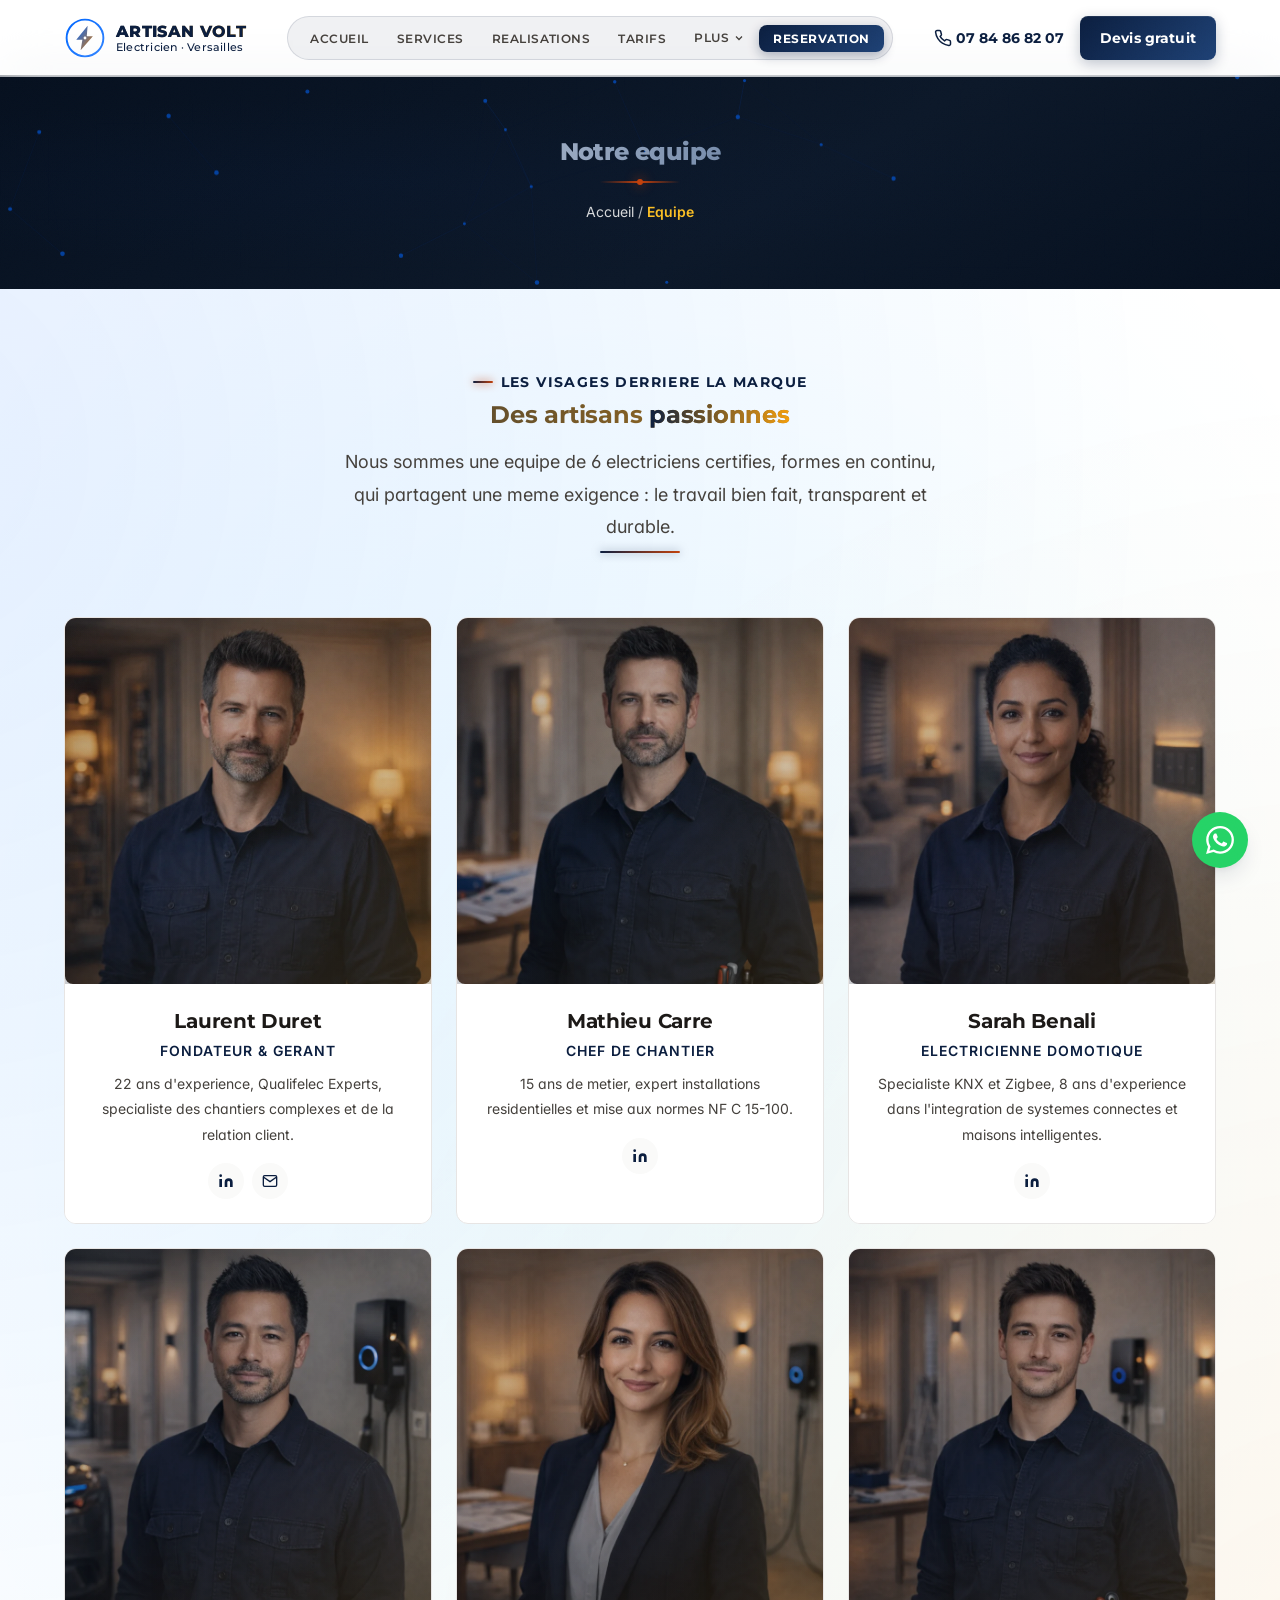
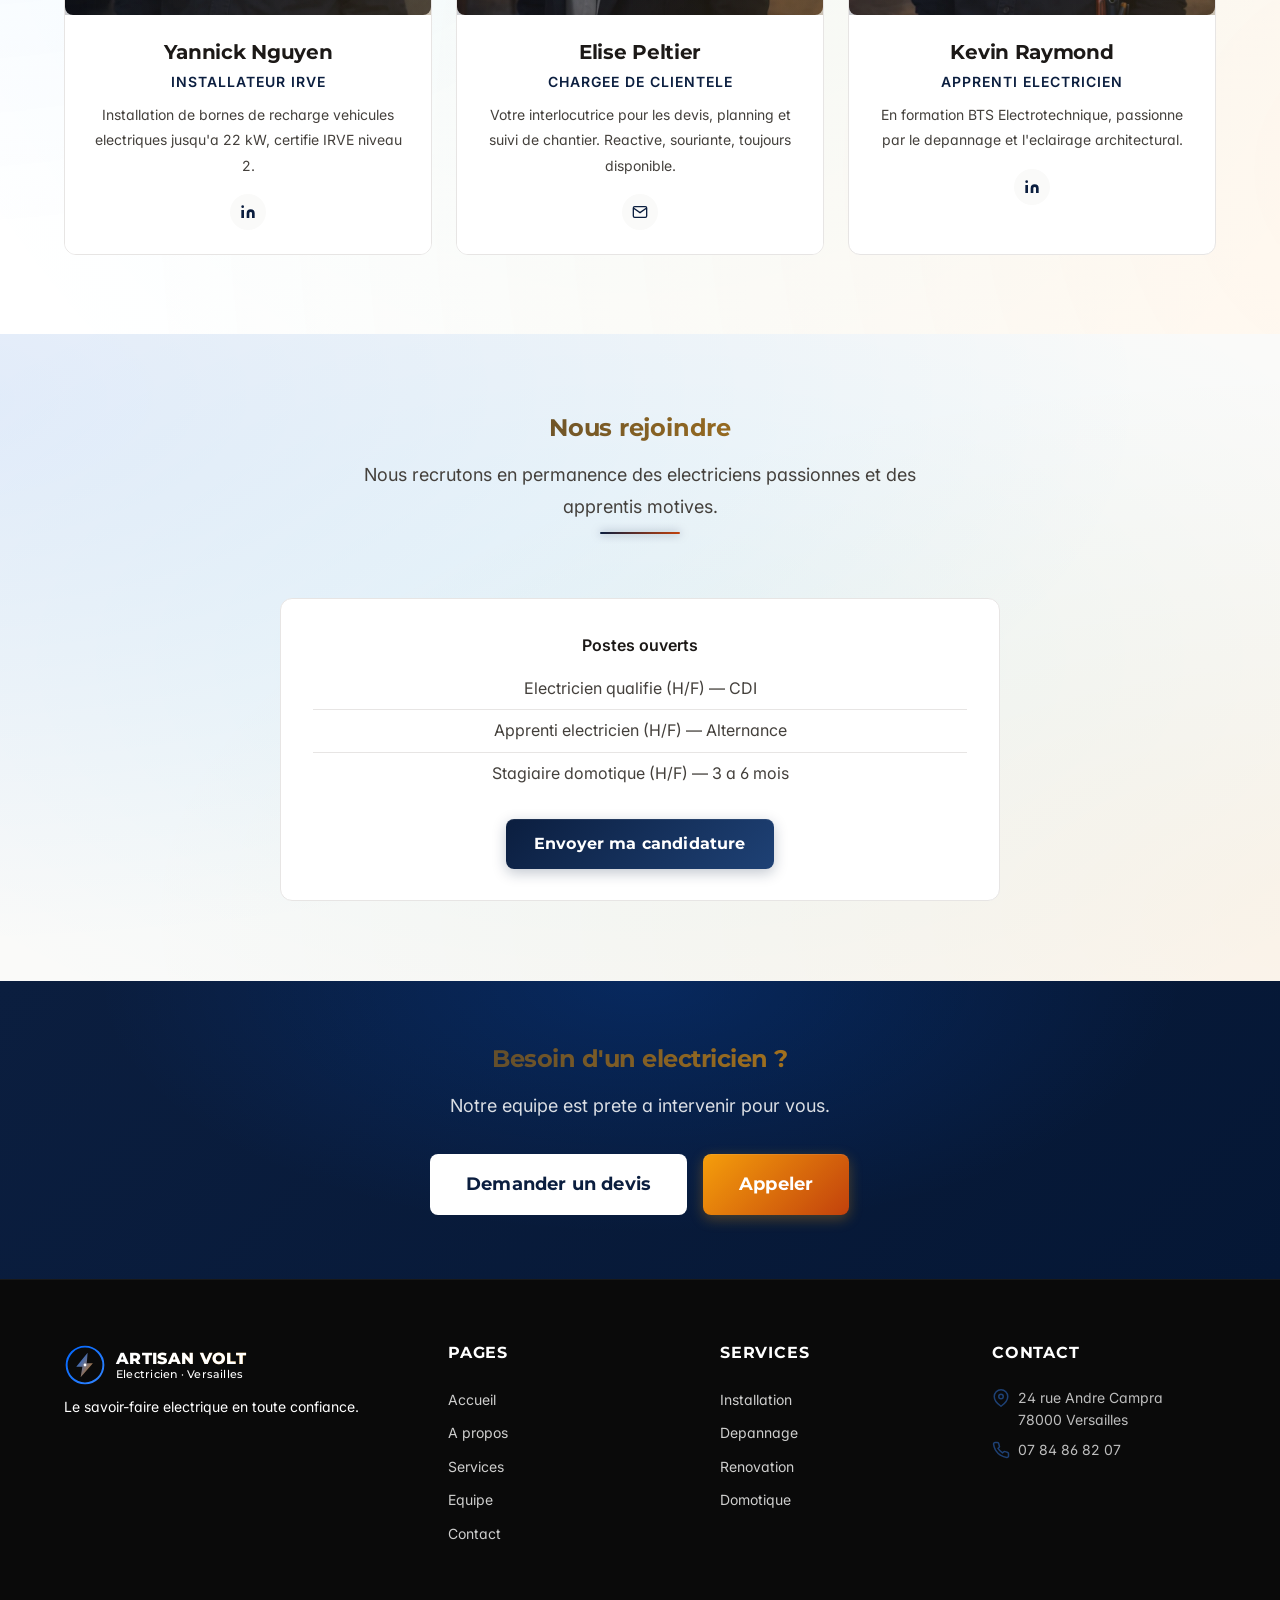
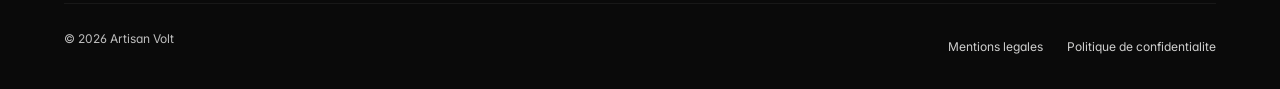
<file: team.html>
<!DOCTYPE html>
<html lang="fr">
<head>
  <meta charset="UTF-8">
  <meta name="viewport" content="width=device-width, initial-scale=1.0">
  <meta name="description" content="Rencontrez l&#39;equipe Artisan Volt — electriciens certifies Qualifelec et IRVE a Versailles. Savoir-faire, passion, proximite.">
  <meta name="keywords" content="equipe electricien versailles, artisan volt equipe, electricien certifie yvelines">
  <title>Equipe — Artisan Volt | Nos electriciens a Versailles</title>
  <link rel="preconnect" href="https://fonts.googleapis.com">
  <link rel="preconnect" href="https://fonts.gstatic.com" crossorigin>
  <link rel="preload" as="style" href="https://fonts.googleapis.com/css2?family=Inter:wght@400;500;600;700&family=Montserrat:wght@500;600;700;800&display=swap">
  <link rel="stylesheet" media="print" onload="this.media='all'" href="https://fonts.googleapis.com/css2?family=Inter:wght@400;500;600;700&family=Montserrat:wght@500;600;700;800&display=swap">
  <noscript><link rel="stylesheet" href="https://fonts.googleapis.com/css2?family=Inter:wght@400;500;600;700&family=Montserrat:wght@500;600;700;800&display=swap"></noscript>
  <link rel="stylesheet" href="assets/css/bundle.min.css?v=2">
<link rel="icon" type="image/svg+xml" href="assets/images/logo-mark.svg">
  <link rel="apple-touch-icon" href="assets/images/logo-mark.svg">
  <!-- SEO: Canonical + Open Graph + Twitter Cards -->
  <link rel="canonical" href="https://artisanvolt.fr/team.html">
  <meta name="theme-color" content="#0B1E3F">
  <meta property="og:site_name" content="Artisan Volt">
  <meta property="og:type" content="website">
  <meta property="og:locale" content="fr_FR">
  <meta property="og:url" content="https://artisanvolt.fr/team.html">
  <meta property="og:title" content="Equipe — Artisan Volt">
  <meta property="og:description" content="Rencontrez nos electriciens certifies Qualifelec et IRVE a Versailles.">
  <meta property="og:image" content="https://artisanvolt.fr/assets/images/og-cover.svg">
  <meta property="og:image:width" content="1200">
  <meta property="og:image:height" content="630">
  <meta name="twitter:card" content="summary_large_image">
  <meta name="twitter:title" content="Equipe — Artisan Volt">
  <meta name="twitter:description" content="Rencontrez nos electriciens certifies Qualifelec et IRVE a Versailles.">
  <meta name="twitter:image" content="https://artisanvolt.fr/assets/images/og-cover.svg">
  </head>
<body>
<svg id="volt-svg-defs" xmlns="http://www.w3.org/2000/svg" style="position:absolute;width:0;height:0;overflow:hidden" aria-hidden="true" focusable="false">
  <defs>
    <filter id="volt-crackle" x="-30%" y="-30%" width="160%" height="160%">
      <feTurbulence type="turbulence" baseFrequency="0.035 0.85"
                    numOctaves="4" seed="3" result="n">
        <animate attributeName="baseFrequency"
                 values="0.035 0.85;0.035 0.85;0.035 0.85;0.035 0.85;0.11 2.4;0.18 3.2;0.09 1.8;0.035 0.85;0.035 0.85"
                 dur="4s" repeatCount="indefinite"/>
        <animate attributeName="seed"
                 values="3;3;3;3;8;14;6;3;3"
                 dur="4s" repeatCount="indefinite"/>
      </feTurbulence>
      <feDisplacementMap in="SourceGraphic" in2="n"
                         xChannelSelector="R" yChannelSelector="G">
        <animate attributeName="scale"
                 values="1;1;1;1;18;28;12;2;1"
                 dur="4s" repeatCount="indefinite"/>
      </feDisplacementMap>
    </filter>
  </defs>
</svg>

  <a href="#main" class="skip-link">Aller au contenu principal</a>
  <header class="header" id="header">
    <div class="header__inner">
      <a href="index.html" class="header__logo" aria-label="Artisan Volt - Accueil">
        <img src="assets/images/logo-mark.svg" alt="" class="header__logo-img" width="44" height="44" aria-hidden="true">
        <span class="header__logo-text">
          <span class="header__logo-brand">ARTISAN VOLT</span>
          <span class="header__logo-slogan">Electricien &middot; Versailles</span>
        </span>
      </a>
      <nav class="nav" id="nav" aria-label="Navigation principale"><ul class="nav__list"><li><a href="index.html" class="nav__link">Accueil</a></li><li><a href="services.html" class="nav__link">Services</a></li><li><a href="portfolio.html" class="nav__link">Realisations</a></li><li><a href="pricing.html" class="nav__link">Tarifs</a></li><li class="nav__dropdown">  <button class="nav__link nav__dropdown-toggle" aria-expanded="false" aria-haspopup="true">    Plus    <svg width="12" height="12" viewBox="0 0 24 24" fill="none" stroke="currentColor" stroke-width="2.5" aria-hidden="true"><polyline points="6 9 12 15 18 9"/></svg>  </button>  <ul class="nav__dropdown-menu" role="menu">    <li><a href="testimonials.html" class="nav__dropdown-link">Avis clients</a></li>    <li><a href="blog.html" class="nav__dropdown-link">Blog</a></li>    <li><a href="about.html" class="nav__dropdown-link">A propos</a></li>    <li><a href="team.html" class="nav__dropdown-link">Equipe</a></li>    <li><a href="faq.html" class="nav__dropdown-link">FAQ</a></li>    <li><a href="contact.html" class="nav__dropdown-link">Contact</a></li>  </ul></li><li><a href="booking.html" class="nav__link nav__cta">Reservation</a></li></ul></nav>
      <div class="header__cta"><a href="tel:+33784868207" class="header__phone" aria-label="Appeler"><svg width="18" height="18" viewBox="0 0 24 24" fill="none" stroke="currentColor" stroke-width="2" stroke-linecap="round" stroke-linejoin="round" aria-hidden="true"><path d="M22 16.92v3a2 2 0 0 1-2.18 2 19.79 19.79 0 0 1-8.63-3.07 19.5 19.5 0 0 1-6-6 19.79 19.79 0 0 1-3.07-8.67A2 2 0 0 1 4.11 2h3a2 2 0 0 1 2 1.72c.127.96.361 1.903.7 2.81a2 2 0 0 1-.45 2.11L8.09 9.91a16 16 0 0 0 6 6l1.27-1.27a2 2 0 0 1 2.11-.45c.907.339 1.85.573 2.81.7A2 2 0 0 1 22 16.92z"/></svg>07 84 86 82 07</a><a href="contact.html" class="btn btn--primary btn--sm magnetic">Devis gratuit</a></div>
      <button class="menu-toggle" id="menu-toggle" aria-label="Ouvrir le menu" aria-expanded="false"><span class="menu-toggle__bar"></span><span class="menu-toggle__bar"></span><span class="menu-toggle__bar"></span></button>
    </div>
  </header>
  <div class="nav-overlay" id="nav-overlay"></div>

  <main id="main">
    <section class="page-hero">
      <canvas class="hero__fx" data-hero-fx aria-hidden="true"></canvas>
      <div class="container">
        <h1 class="page-hero__title text-reveal-grad" data-spark>Notre equipe</h1>
        <div class="bolt-divider"></div>
        <p class="page-hero__breadcrumb"><a href="index.html">Accueil</a> / <span>Equipe</span></p>
      </div>
    </section>

    <section class="section mesh-bg">
      <div class="container">
        <div class="section__header reveal">
          <span class="section__subtitle">Les visages derriere la marque</span>
          <h2 class="section__title">Des artisans <span class="gradient-text">passionnes</span></h2>
          <p class="section__description">Nous sommes une equipe de 6 electriciens certifies, formes en continu, qui partagent une meme exigence : le travail bien fait, transparent et durable.</p>
        </div>

        <div class="grid grid--3">
          <article class="team-card tilt reveal">
            <img class="team-card__img" src="assets/images/team/laurent-duret.webp" alt="Portrait de Laurent Duret, fondateur Artisan Volt" width="400" height="400" loading="lazy" decoding="async">
            <div class="team-card__body">
              <h3 class="team-card__name">Laurent Duret</h3>
              <p class="team-card__role">Fondateur &amp; Gerant</p>
              <p class="team-card__bio">22 ans d&#39;experience, Qualifelec Experts, specialiste des chantiers complexes et de la relation client.</p>
              <div class="team-card__socials">
                <a href="#" aria-label="LinkedIn"><svg viewBox="0 0 24 24" fill="currentColor"><path d="M16 8a6 6 0 0 1 6 6v7h-4v-7a2 2 0 0 0-2-2 2 2 0 0 0-2 2v7h-4v-7a6 6 0 0 1 6-6z"/><rect x="2" y="9" width="4" height="12"/><circle cx="4" cy="4" r="2"/></svg></a>
                <a href="mailto:laurent@artisanvolt.fr" aria-label="Email"><svg viewBox="0 0 24 24" fill="none" stroke="currentColor" stroke-width="2"><path d="M4 4h16c1.1 0 2 .9 2 2v12c0 1.1-.9 2-2 2H4c-1.1 0-2-.9-2-2V6c0-1.1.9-2 2-2z"/><polyline points="22,6 12,13 2,6"/></svg></a>
              </div>
            </div>
          </article>

          <article class="team-card tilt reveal reveal--delay-1">
            <img class="team-card__img" src="assets/images/team/mathieu-carre.webp" alt="Portrait de Mathieu Carre, chef de chantier" width="400" height="400" loading="lazy" decoding="async">
            <div class="team-card__body">
              <h3 class="team-card__name">Mathieu Carre</h3>
              <p class="team-card__role">Chef de chantier</p>
              <p class="team-card__bio">15 ans de metier, expert installations residentielles et mise aux normes NF C 15-100.</p>
              <div class="team-card__socials">
                <a href="#" aria-label="LinkedIn"><svg viewBox="0 0 24 24" fill="currentColor"><path d="M16 8a6 6 0 0 1 6 6v7h-4v-7a2 2 0 0 0-2-2 2 2 0 0 0-2 2v7h-4v-7a6 6 0 0 1 6-6z"/><rect x="2" y="9" width="4" height="12"/><circle cx="4" cy="4" r="2"/></svg></a>
              </div>
            </div>
          </article>

          <article class="team-card tilt reveal reveal--delay-2">
            <img class="team-card__img" src="assets/images/team/sarah-benali.webp" alt="Portrait de Sarah Benali, electricienne domotique" width="400" height="400" loading="lazy" decoding="async">
            <div class="team-card__body">
              <h3 class="team-card__name">Sarah Benali</h3>
              <p class="team-card__role">Electricienne domotique</p>
              <p class="team-card__bio">Specialiste KNX et Zigbee, 8 ans d&#39;experience dans l&#39;integration de systemes connectes et maisons intelligentes.</p>
              <div class="team-card__socials">
                <a href="#" aria-label="LinkedIn"><svg viewBox="0 0 24 24" fill="currentColor"><path d="M16 8a6 6 0 0 1 6 6v7h-4v-7a2 2 0 0 0-2-2 2 2 0 0 0-2 2v7h-4v-7a6 6 0 0 1 6-6z"/><rect x="2" y="9" width="4" height="12"/><circle cx="4" cy="4" r="2"/></svg></a>
              </div>
            </div>
          </article>

          <article class="team-card tilt reveal">
            <img class="team-card__img" src="assets/images/team/yannick-nguyen.webp" alt="Portrait de Yannick Nguyen, installateur IRVE" width="400" height="400" loading="lazy" decoding="async">
            <div class="team-card__body">
              <h3 class="team-card__name">Yannick Nguyen</h3>
              <p class="team-card__role">Installateur IRVE</p>
              <p class="team-card__bio">Installation de bornes de recharge vehicules electriques jusqu&#39;a 22 kW, certifie IRVE niveau 2.</p>
              <div class="team-card__socials">
                <a href="#" aria-label="LinkedIn"><svg viewBox="0 0 24 24" fill="currentColor"><path d="M16 8a6 6 0 0 1 6 6v7h-4v-7a2 2 0 0 0-2-2 2 2 0 0 0-2 2v7h-4v-7a6 6 0 0 1 6-6z"/><rect x="2" y="9" width="4" height="12"/><circle cx="4" cy="4" r="2"/></svg></a>
              </div>
            </div>
          </article>

          <article class="team-card tilt reveal reveal--delay-1">
            <img class="team-card__img" src="assets/images/team/elise-peltier.webp" alt="Portrait de Elise Peltier, chargee de clientele" width="400" height="400" loading="lazy" decoding="async">
            <div class="team-card__body">
              <h3 class="team-card__name">Elise Peltier</h3>
              <p class="team-card__role">Chargee de clientele</p>
              <p class="team-card__bio">Votre interlocutrice pour les devis, planning et suivi de chantier. Reactive, souriante, toujours disponible.</p>
              <div class="team-card__socials">
                <a href="mailto:elise@artisanvolt.fr" aria-label="Email"><svg viewBox="0 0 24 24" fill="none" stroke="currentColor" stroke-width="2"><path d="M4 4h16c1.1 0 2 .9 2 2v12c0 1.1-.9 2-2 2H4c-1.1 0-2-.9-2-2V6c0-1.1.9-2 2-2z"/><polyline points="22,6 12,13 2,6"/></svg></a>
              </div>
            </div>
          </article>

          <article class="team-card tilt reveal reveal--delay-2">
            <img class="team-card__img" src="assets/images/team/kevin-raymond.webp" alt="Portrait de Kevin Raymond, apprenti electricien" width="400" height="400" loading="lazy" decoding="async">
            <div class="team-card__body">
              <h3 class="team-card__name">Kevin Raymond</h3>
              <p class="team-card__role">Apprenti electricien</p>
              <p class="team-card__bio">En formation BTS Electrotechnique, passionne par le depannage et l&#39;eclairage architectural.</p>
              <div class="team-card__socials">
                <a href="#" aria-label="LinkedIn"><svg viewBox="0 0 24 24" fill="currentColor"><path d="M16 8a6 6 0 0 1 6 6v7h-4v-7a2 2 0 0 0-2-2 2 2 0 0 0-2 2v7h-4v-7a6 6 0 0 1 6-6z"/><rect x="2" y="9" width="4" height="12"/><circle cx="4" cy="4" r="2"/></svg></a>
              </div>
            </div>
          </article>
        </div>
      </div>
    </section>

    <section class="section mesh-bg" style="background-color: var(--color-bg-alt);">
      <div class="container">
        <div class="section__header reveal">
          <h2 class="section__title">Nous rejoindre</h2>
          <p class="section__description">Nous recrutons en permanence des electriciens passionnes et des apprentis motives.</p>
        </div>
        <div class="reveal" style="max-width: 720px; margin: 0 auto; text-align: center; padding: var(--space-xl); background: var(--color-bg); border-radius: var(--radius-lg); border: 1px solid var(--border-color);">
          <p style="font-weight: var(--font-weight-semibold); margin-bottom: var(--space-sm); color: var(--color-text);">Postes ouverts</p>
          <ul style="list-style: none; padding: 0; margin-bottom: var(--space-lg); color: var(--color-text-light);">
            <li style="padding: 8px 0; border-bottom: 1px solid var(--border-color);">Electricien qualifie (H/F) — CDI</li>
            <li style="padding: 8px 0; border-bottom: 1px solid var(--border-color);">Apprenti electricien (H/F) — Alternance</li>
            <li style="padding: 8px 0;">Stagiaire domotique (H/F) — 3 a 6 mois</li>
          </ul>
          <a href="mailto:recrutement@artisanvolt.fr" class="btn btn--primary magnetic">Envoyer ma candidature</a>
        </div>
      </div>
    </section>

    <section class="cta-section">
      <div class="container">
        <div class="reveal">
          <h2 class="cta-section__title">Besoin d&#39;un electricien ?</h2>
          <p class="cta-section__description">Notre equipe est prete a intervenir pour vous.</p>
          <div class="cta-section__buttons">
            <a href="contact.html" class="btn btn--white btn--lg magnetic">Demander un devis</a>
            <a href="tel:+33784868207" class="btn btn--accent btn--lg magnetic glow-pulse">Appeler</a>
          </div>
        </div>
      </div>
    </section>
  </main>

  <footer class="footer">
    <div class="container">
      <div class="footer__inner">
        <div class="footer__brand">      <a href="index.html" class="header__logo" aria-label="Artisan Volt - Accueil">
        <img src="assets/images/logo-mark.svg" alt="" class="header__logo-img" width="44" height="44" aria-hidden="true">
        <span class="header__logo-text">
          <span class="header__logo-brand">ARTISAN VOLT</span>
          <span class="header__logo-slogan">Electricien &middot; Versailles</span>
        </span>
      </a><p>Le savoir-faire electrique en toute confiance.</p></div>
        <div><h4 class="footer__heading">Pages</h4><ul class="footer__links"><li><a href="index.html">Accueil</a></li><li><a href="about.html">A propos</a></li><li><a href="services.html">Services</a></li><li><a href="team.html">Equipe</a></li><li><a href="contact.html">Contact</a></li></ul></div>
        <div><h4 class="footer__heading">Services</h4><ul class="footer__links"><li><a href="services.html">Installation</a></li><li><a href="services.html">Depannage</a></li><li><a href="services.html">Renovation</a></li><li><a href="services.html">Domotique</a></li></ul></div>
        <div><h4 class="footer__heading">Contact</h4><div class="footer__contact-item"><svg viewBox="0 0 24 24" fill="none" stroke="currentColor" stroke-width="2" aria-hidden="true"><path d="M21 10c0 7-9 13-9 13s-9-6-9-13a9 9 0 0 1 18 0z"/><circle cx="12" cy="10" r="3"/></svg><span>24 rue Andre Campra<br>78000 Versailles</span></div><div class="footer__contact-item"><svg viewBox="0 0 24 24" fill="none" stroke="currentColor" stroke-width="2" aria-hidden="true"><path d="M22 16.92v3a2 2 0 0 1-2.18 2 19.79 19.79 0 0 1-8.63-3.07 19.5 19.5 0 0 1-6-6 19.79 19.79 0 0 1-3.07-8.67A2 2 0 0 1 4.11 2h3a2 2 0 0 1 2 1.72c.127.96.361 1.903.7 2.81a2 2 0 0 1-.45 2.11L8.09 9.91a16 16 0 0 0 6 6l1.27-1.27a2 2 0 0 1 2.11-.45c.907.339 1.85.573 2.81.7A2 2 0 0 1 22 16.92z"/></svg><span>07 84 86 82 07</span></div></div>
      </div>
      <div class="footer__bottom"><p class="footer__copyright">&copy; 2026 Artisan Volt</p><div class="footer__legal"><a href="legal.html">Mentions legales</a><a href="privacy.html">Politique de confidentialite</a></div></div>
    </div>
  </footer>

  <a href="https://wa.me/33784868207" class="whatsapp-btn" aria-label="WhatsApp" target="_blank" rel="noopener noreferrer"><svg viewBox="0 0 24 24" fill="currentColor" aria-hidden="true"><path d="M17.472 14.382c-.297-.149-1.758-.867-2.03-.967-.273-.099-.471-.148-.67.15-.197.297-.767.966-.94 1.164-.173.199-.347.223-.644.075-.297-.15-1.255-.463-2.39-1.475-.883-.788-1.48-1.761-1.653-2.059-.173-.297-.018-.458.13-.606.134-.133.298-.347.446-.52.149-.174.198-.298.298-.497.099-.198.05-.371-.025-.52-.075-.149-.669-1.612-.916-2.207-.242-.579-.487-.5-.669-.51-.173-.008-.371-.01-.57-.01-.198 0-.52.074-.792.372-.272.297-1.04 1.016-1.04 2.479 0 1.462 1.065 2.875 1.213 3.074.149.198 2.096 3.2 5.077 4.487.709.306 1.262.489 1.694.625.712.227 1.36.195 1.871.118.571-.085 1.758-.719 2.006-1.413.248-.694.248-1.289.173-1.413-.074-.124-.272-.198-.57-.347m-5.421 7.403h-.004a9.87 9.87 0 01-5.031-1.378l-.361-.214-3.741.982.998-3.648-.235-.374a9.86 9.86 0 01-1.51-5.26c.001-5.45 4.436-9.884 9.888-9.884 2.64 0 5.122 1.03 6.988 2.898a9.825 9.825 0 012.893 6.994c-.003 5.45-4.437 9.884-9.885 9.884m8.413-18.297A11.815 11.815 0 0012.05 0C5.495 0 .16 5.335.157 11.892c0 2.096.547 4.142 1.588 5.945L.057 24l6.305-1.654a11.882 11.882 0 005.683 1.448h.005c6.554 0 11.89-5.335 11.893-11.893a11.821 11.821 0 00-3.48-8.413z"/></svg></a>

  <script src="assets/js/main.js?v=2" defer></script>
  <script src="assets/js/ultra-pro.js" defer></script>
  <script src="assets/js/effects.js" defer></script>
  <script src="assets/js/wow-effects.js" defer></script>
  <script src="assets/js/next-level.js" defer></script>
  <script src="assets/js/hero-electric.js" defer></script>

  <!-- Barre mobile fixe : appel / whatsapp / devis -->
  <nav class="mobile-bottom-bar" aria-label="Actions rapides mobile">
    <a href="tel:+33784868207" class="mobile-bottom-bar__btn mobile-bottom-bar__btn--call" aria-label="Appeler">
      <svg viewBox="0 0 24 24" fill="none" stroke="currentColor" stroke-width="2.2" stroke-linecap="round" stroke-linejoin="round" aria-hidden="true"><path d="M22 16.92v3a2 2 0 0 1-2.18 2 19.79 19.79 0 0 1-8.63-3.07 19.5 19.5 0 0 1-6-6 19.79 19.79 0 0 1-3.07-8.67A2 2 0 0 1 4.11 2h3a2 2 0 0 1 2 1.72c.127.96.361 1.903.7 2.81a2 2 0 0 1-.45 2.11L8.09 9.91a16 16 0 0 0 6 6l1.27-1.27a2 2 0 0 1 2.11-.45c.907.339 1.85.573 2.81.7A2 2 0 0 1 22 16.92z"/></svg>
      <span>Appeler</span>
    </a>
    <a href="https://wa.me/33784868207" class="mobile-bottom-bar__btn mobile-bottom-bar__btn--whatsapp" target="_blank" rel="noopener" aria-label="WhatsApp">
      <svg viewBox="0 0 24 24" fill="currentColor" aria-hidden="true"><path d="M17.472 14.382c-.297-.149-1.758-.867-2.03-.967-.273-.099-.471-.148-.67.15-.197.297-.767.966-.94 1.164-.173.199-.347.223-.644.075-.297-.15-1.255-.463-2.39-1.475-.883-.788-1.48-1.761-1.653-2.059-.173-.297-.018-.458.13-.606.134-.133.298-.347.446-.52.149-.174.198-.298.298-.497.099-.198.05-.371-.025-.52-.075-.149-.669-1.612-.916-2.207-.242-.579-.487-.5-.669-.51-.173-.008-.371-.01-.57-.01-.198 0-.52.074-.792.372-.272.297-1.04 1.016-1.04 2.479 0 1.462 1.065 2.875 1.213 3.074.149.198 2.096 3.2 5.077 4.487.709.306 1.262.489 1.694.625.712.227 1.36.195 1.871.118.571-.085 1.758-.719 2.006-1.413.248-.694.248-1.289.173-1.413-.074-.124-.272-.198-.57-.347m-5.421 7.403h-.004a9.87 9.87 0 01-5.031-1.378l-.361-.214-3.741.982.998-3.648-.235-.374a9.86 9.86 0 01-1.51-5.26c.001-5.45 4.436-9.884 9.888-9.884 2.64 0 5.122 1.03 6.988 2.898a9.825 9.825 0 012.893 6.994c-.003 5.45-4.437 9.884-9.885 9.884m8.413-18.297A11.815 11.815 0 0012.05 0C5.495 0 .16 5.335.157 11.892c0 2.096.547 4.142 1.588 5.945L.057 24l6.305-1.654a11.882 11.882 0 005.683 1.448h.005c6.554 0 11.89-5.335 11.893-11.893a11.821 11.821 0 00-3.48-8.413Z"/></svg>
      <span>WhatsApp</span>
    </a>
    <a href="contact.html" class="mobile-bottom-bar__btn mobile-bottom-bar__btn--quote" aria-label="Devis gratuit">
      <svg viewBox="0 0 24 24" fill="none" stroke="currentColor" stroke-width="2.2" stroke-linecap="round" stroke-linejoin="round" aria-hidden="true"><path d="M14 2H6a2 2 0 0 0-2 2v16a2 2 0 0 0 2 2h12a2 2 0 0 0 2-2V8z"/><polyline points="14 2 14 8 20 8"/><line x1="16" y1="13" x2="8" y2="13"/><line x1="16" y1="17" x2="8" y2="17"/></svg>
      <span>Devis</span>
    </a>
  </nav>

</body>
</html>
</file>
<file: assets/css/bundle.min.css>
:root{--color-primary:#0B1E3F;--color-primary-dark:#051735;--color-primary-light:#1E4175;--color-primary-rgb:11,30,63;--color-primary-50:#EEF2F9;--color-primary-100:#D6DEED;--color-primary-200:#AEBDDC;--color-primary-600:#0B1E3F;--color-primary-900:#020816;--color-electric:#2563EB;--color-electric-dark:#1D4ED8;--color-electric-light:#3B82F6;--color-electric-rgb:37,99,235;--color-secondary:#F59E0B;--color-secondary-dark:#B45309;--color-secondary-light:#FBBF24;--color-secondary-rgb:245,158,11;--color-accent:#C2410C;--color-accent-dark:#9A3412;--color-accent-light:#EA580C;--color-accent-rgb:194,65,12;--color-urgent:#DC2626;--color-urgent-dark:#B91C1C;--color-urgent-light:#EF4444;--color-urgent-rgb:220,38,38;--color-neutral-50:#FAFAF9;--color-neutral-100:#F5F5F4;--color-neutral-200:#E7E5E4;--color-neutral-300:#D6D3D1;--color-neutral-400:#A8A29E;--color-neutral-500:#78716C;--color-neutral-600:#57534E;--color-neutral-700:#44403C;--color-neutral-800:#292524;--color-neutral-900:#1C1917;--color-bg:#FFFFFF;--color-bg-alt:#FAFAF9;--color-bg-dark:#0B1E3F;--color-bg-dark-alt:#1C1917;--color-text:#1C1917;--color-text-light:#44403C;--color-text-muted:#78716C;--color-text-on-dark:#FAFAF9;--color-text-on-primary:#FFFFFF;--color-success:#059669;--color-success-dark:#047857;--color-error:#DC2626;--color-warning:#F59E0B;--color-info:#2563EB;--font-heading:'Montserrat',system-ui,-apple-system,sans-serif;--font-body:'Inter',system-ui,-apple-system,sans-serif;--font-display:'Montserrat',system-ui,sans-serif;--font-size-xs:0.75rem;--font-size-sm:0.875rem;--font-size-base:1rem;--font-size-lg:1.125rem;--font-size-xl:1.25rem;--font-size-2xl:1.5rem;--font-size-3xl:1.875rem;--font-size-4xl:2.25rem;--font-size-5xl:3rem;--font-size-hero:3.5rem;--font-weight-regular:400;--font-weight-medium:500;--font-weight-semibold:600;--font-weight-bold:700;--font-weight-extrabold:800;--line-height-tight:1.15;--line-height-normal:1.6;--line-height-relaxed:1.8;--tracking-tight:-0.01em;--tracking-normal:0;--tracking-wide:0.02em;--space-xs:0.25rem;--space-sm:0.5rem;--space-md:1rem;--space-lg:1.5rem;--space-xl:2rem;--space-2xl:3rem;--space-3xl:4rem;--space-4xl:6rem;--space-section:5rem;--radius-sm:4px;--radius-md:8px;--radius-lg:12px;--radius-xl:16px;--radius-full:9999px;--border-width:1px;--border-color:var(--color-neutral-200);--shadow-sm:0 1px 2px rgba(28,25,23,0.05),0 1px 1px rgba(28,25,23,0.03);--shadow-md:0 4px 8px -2px rgba(28,25,23,0.08),0 2px 4px -2px rgba(28,25,23,0.05);--shadow-lg:0 12px 24px -6px rgba(11,30,63,0.14),0 4px 8px -4px rgba(28,25,23,0.08);--shadow-xl:0 24px 48px -12px rgba(11,30,63,0.2),0 8px 16px -8px rgba(28,25,23,0.1);--shadow-2xl:0 40px 80px -20px rgba(11,30,63,0.28),0 12px 24px -12px rgba(28,25,23,0.14);--shadow-glow:0 0 32px rgba(37,99,235,0.35),0 8px 24px rgba(37,99,235,0.2);--shadow-glow-accent:0 0 32px rgba(245,158,11,0.35),0 8px 24px rgba(245,158,11,0.2);--shadow-glow-copper:0 0 32px rgba(194,65,12,0.32),0 8px 24px rgba(194,65,12,0.2);--shadow-inner-light:inset 0 1px 0 rgba(255,255,255,0.08);--gradient-primary:linear-gradient(135deg,#0B1E3F 0%,#1E4175 100%);--gradient-electric:linear-gradient(135deg,#2563EB 0%,#1D4ED8 100%);--gradient-accent:linear-gradient(135deg,#F59E0B 0%,#C2410C 100%);--gradient-copper:linear-gradient(135deg,#EA580C 0%,#9A3412 100%);--gradient-urgent:linear-gradient(135deg,#DC2626 0%,#B91C1C 100%);--gradient-hero:linear-gradient(135deg,#0B1E3F 0%,#1C1917 50%,#051735 100%);--gradient-mesh:radial-gradient(at 20% 20%,rgba(37,99,235,0.18) 0px,transparent 50%),radial-gradient(at 80% 80%,rgba(245,158,11,0.14) 0px,transparent 50%),radial-gradient(at 50% 50%,rgba(194,65,12,0.08) 0px,transparent 50%);--gradient-brand:linear-gradient(135deg,#0B1E3F 0%,#F59E0B 100%);--gradient-shimmer:linear-gradient(90deg,transparent 0%,rgba(255,255,255,0.15) 50%,transparent 100%);--transition-fast:150ms ease;--transition-base:200ms ease-out;--transition-slow:300ms ease-in-out;--transition-menu:300ms ease-in-out;--container-max:1200px;--container-padding:1.5rem;--z-header:1000;--z-menu-mobile:1100;--z-overlay:1200;--z-modal:1300;--z-whatsapp:900}h1,h2,h3,h4,h5,h6,.hero__title,.section__title{font-family:var(--font-heading);letter-spacing:var(--tracking-tight)}body{font-family:var(--font-body);font-feature-settings:"cv02","cv03","cv04","cv11"}*,*::before,*::after{box-sizing:border-box;margin:0;padding:0}html{font-size:100%;scroll-behavior:smooth;-webkit-text-size-adjust:100%}body{min-height:100vh;line-height:var(--line-height-normal);-webkit-font-smoothing:antialiased;-moz-osx-font-smoothing:grayscale}img,picture,video,canvas,svg{display:block;max-width:100%;height:auto}input,button,textarea,select{font:inherit;color:inherit}button{cursor:pointer;border:none;background:none}a{color:inherit;text-decoration:none}ul,ol{list-style:none}h1,h2,h3,h4,h5,h6{overflow-wrap:break-word;line-height:var(--line-height-tight)}p{overflow-wrap:break-word}table{border-collapse:collapse;border-spacing:0}:focus-visible{outline:2px solid var(--color-primary);outline-offset:2px}.skip-link{position:absolute;top:-100%;left:0;padding:var(--space-sm) var(--space-md);background:var(--color-primary);color:var(--color-text-on-primary);z-index:10000;transition:top var(--transition-fast)}.skip-link:focus{top:0}body{font-family:var(--font-body);font-size:var(--font-size-base);font-weight:var(--font-weight-regular);color:var(--color-text);background-color:var(--color-bg);line-height:var(--line-height-normal)}h1,h2,h3,h4,h5,h6{font-family:var(--font-heading);font-weight:var(--font-weight-bold);color:var(--color-text)}h1{font-size:clamp(2.25rem,4vw+1rem,3.5rem);font-weight:var(--font-weight-extrabold);letter-spacing:-0.025em;line-height:1.1}h2{font-size:clamp(1.75rem,2.5vw+1rem,2.5rem);font-weight:var(--font-weight-bold);letter-spacing:-0.02em;line-height:1.2}h3{font-size:clamp(1.25rem,1vw+1rem,1.625rem);font-weight:var(--font-weight-bold);letter-spacing:-0.01em;line-height:1.3}h4{font-size:var(--font-size-xl);font-weight:var(--font-weight-semibold)}h5{font-size:var(--font-size-lg);font-weight:var(--font-weight-semibold)}h6{font-size:var(--font-size-base);font-weight:var(--font-weight-semibold)}p{margin-bottom:var(--space-md);color:var(--color-text-light);line-height:var(--line-height-relaxed)}a{color:var(--color-primary);transition:color var(--transition-fast)}a:hover{color:var(--color-primary-dark)}strong{font-weight:var(--font-weight-semibold)}.section{padding:var(--space-section) 0}.section--alt{background-color:var(--color-bg-alt)}.section--dark{background-color:var(--color-bg-dark);color:var(--color-text-on-dark)}.section--dark h2,.section--dark h3,.section--dark h4{color:var(--color-text-on-dark)}.section--dark p{color:var(--color-neutral-300)}.section__header{text-align:center;margin-bottom:var(--space-3xl)}.section__subtitle{display:inline-block;font-family:var(--font-heading);font-size:var(--font-size-sm);font-weight:var(--font-weight-bold);text-transform:uppercase;letter-spacing:0.1em;color:var(--color-primary);margin-bottom:var(--space-sm)}.section__title{margin-bottom:var(--space-md)}.section__description{max-width:600px;margin:0 auto;font-size:var(--font-size-lg)}img{border-radius:var(--radius-md)}::selection{background-color:var(--color-primary);color:var(--color-text-on-primary)}@media (max-width:1023px){h1{font-size:var(--font-size-5xl)}h2{font-size:var(--font-size-3xl)}}@media (max-width:767px){h1{font-size:var(--font-size-4xl)}h2{font-size:var(--font-size-2xl)}h3{font-size:var(--font-size-xl)}.section{padding:var(--space-3xl) 0}}.container{width:100%;max-width:var(--container-max);margin:0 auto;padding:0 var(--container-padding)}.grid{display:grid;gap:var(--space-lg)}.grid--2{grid-template-columns:repeat(2,1fr)}.grid--3{grid-template-columns:repeat(3,1fr)}.grid--4{grid-template-columns:repeat(4,1fr)}.flex{display:flex}.flex--center{align-items:center;justify-content:center}.flex--between{align-items:center;justify-content:space-between}.flex--column{flex-direction:column}.flex--gap-sm{gap:var(--space-sm)}.flex--gap-md{gap:var(--space-md)}.flex--gap-lg{gap:var(--space-lg)}.split{display:grid;grid-template-columns:1fr 1fr;gap:var(--space-3xl);align-items:center}.split--reverse{direction:rtl}.split--reverse>*{direction:ltr}@media (max-width:1023px){.grid--4{grid-template-columns:repeat(2,1fr)}}@media (max-width:767px){.grid--2,.grid--3,.grid--4{grid-template-columns:1fr}.split{grid-template-columns:1fr;gap:var(--space-xl)}.split--reverse{direction:ltr}.container{padding:0 var(--space-md)}}.btn{display:inline-flex;align-items:center;justify-content:center;gap:var(--space-sm);padding:0.75rem 1.75rem;min-height:44px;font-family:var(--font-heading);font-size:var(--font-size-base);font-weight:var(--font-weight-bold);border-radius:var(--radius-md);transition:all var(--transition-base);text-align:center;white-space:nowrap}.btn--primary{background-color:var(--color-primary);color:var(--color-text-on-primary)}.btn--primary:hover{background-color:var(--color-primary-dark);transform:translateY(-2px);box-shadow:var(--shadow-glow)}.btn--primary:active{transform:translateY(0)}.btn--secondary{background-color:transparent;color:var(--color-primary);border:2px solid var(--color-primary)}.btn--secondary:hover{background-color:rgba(var(--color-primary-rgb),0.08);transform:translateY(-2px)}.btn--accent{background-color:var(--color-secondary);color:#FFFFFF}.btn--accent:hover{background-color:var(--color-secondary-dark);transform:translateY(-2px);box-shadow:0 0 20px rgba(var(--color-secondary-rgb),0.3)}.btn--white{background-color:#FFFFFF;color:var(--color-primary)}.btn--white:hover{background-color:var(--color-neutral-100);transform:translateY(-2px)}.btn--lg{padding:1rem 2.25rem;font-size:var(--font-size-lg)}.btn--sm{padding:0.5rem 1.25rem;font-size:var(--font-size-sm)}.btn--full{width:100%}.header{position:sticky;top:0;z-index:var(--z-header);background-color:rgba(255,255,255,0.95);backdrop-filter:blur(10px);border-bottom:1px solid var(--color-neutral-200);transition:box-shadow var(--transition-base)}.header--scrolled{box-shadow:var(--shadow-md)}.header__inner{display:flex;align-items:center;justify-content:space-between;padding:var(--space-md) 0;max-width:var(--container-max);margin:0 auto;padding-left:var(--container-padding);padding-right:var(--container-padding)}.header__logo{display:flex;align-items:center;gap:var(--space-sm);font-family:var(--font-heading);font-size:var(--font-size-xl);font-weight:var(--font-weight-extrabold);color:var(--color-text)}.header__logo-icon{width:36px;height:36px;color:var(--color-primary)}.header__logo span{color:var(--color-primary)}.nav__list{display:flex;align-items:center;gap:var(--space-xl)}.nav__link{font-family:var(--font-heading);font-size:var(--font-size-sm);font-weight:var(--font-weight-semibold);color:var(--color-neutral-700);text-transform:uppercase;letter-spacing:0.05em;position:relative;padding:var(--space-xs) 0}.nav__link::after{content:'';position:absolute;bottom:-2px;left:50%;width:0;height:2px;background-color:var(--color-primary);transition:all var(--transition-base);transform:translateX(-50%)}.nav__link:hover,.nav__link--active{color:var(--color-primary)}.nav__link:hover::after,.nav__link--active::after{width:100%}.header__cta{display:flex;align-items:center;gap:var(--space-md)}.header__phone{display:flex;align-items:center;gap:var(--space-xs);font-family:var(--font-heading);font-weight:var(--font-weight-bold);color:var(--color-primary);font-size:var(--font-size-sm)}.menu-toggle{display:none;flex-direction:column;gap:5px;width:28px;cursor:pointer;z-index:calc(var(--z-menu-mobile) + 1)}.menu-toggle__bar{width:100%;height:3px;background-color:var(--color-text);border-radius:2px;transition:all var(--transition-menu)}.menu-toggle--active .menu-toggle__bar:nth-child(1){transform:rotate(45deg) translate(5px,6px)}.menu-toggle--active .menu-toggle__bar:nth-child(2){opacity:0}.menu-toggle--active .menu-toggle__bar:nth-child(3){transform:rotate(-45deg) translate(5px,-6px)}.hero{position:relative;background-color:var(--color-bg-dark);color:var(--color-text-on-dark);overflow:hidden;padding:var(--space-4xl) 0}.hero__inner{display:grid;grid-template-columns:1fr 1fr;gap:var(--space-3xl);align-items:center}.hero__subtitle{display:inline-block;font-family:var(--font-heading);font-size:var(--font-size-sm);font-weight:var(--font-weight-bold);text-transform:uppercase;letter-spacing:0.15em;color:var(--color-secondary);margin-bottom:var(--space-md)}.hero__title{color:var(--color-text-on-dark);margin-bottom:var(--space-lg)}.hero__title span{color:var(--color-primary-light)}.hero__description{font-size:var(--font-size-lg);color:var(--color-neutral-300);margin-bottom:var(--space-xl);max-width:500px}.hero__buttons{display:flex;gap:var(--space-md);flex-wrap:wrap}.hero__image{position:relative;border-radius:var(--radius-lg);overflow:hidden;aspect-ratio:4/3;--hero-photo-feather:radial-gradient( 145% 135% at 50% 50%,#000 89%,rgba(0,0,0,0.995) 93.5%,rgba(0,0,0,0.94) 96%,rgba(0,0,0,0.68) 98%,transparent 100% )}.hero__image img{width:100%;height:100%;object-fit:cover;border-radius:var(--radius-lg);-webkit-mask-image:var(--hero-photo-feather);mask-image:var(--hero-photo-feather);-webkit-mask-repeat:no-repeat;mask-repeat:no-repeat;-webkit-mask-size:100% 100%;mask-size:100% 100%}.hero__bg-pattern{position:absolute;top:0;right:0;width:50%;height:100%;opacity:0.05;background-image:radial-gradient(circle at 25% 25%,var(--color-primary) 2px,transparent 2px),radial-gradient(circle at 75% 75%,var(--color-primary) 1px,transparent 1px);background-size:50px 50px}.trust-bar{background-color:var(--color-bg-alt);padding:var(--space-xl) 0;border-bottom:1px solid var(--color-neutral-200)}.trust-bar__inner{display:flex;justify-content:center;gap:var(--space-3xl);flex-wrap:wrap}.trust-bar__item{text-align:center}.trust-bar__number{font-family:var(--font-heading);font-size:var(--font-size-4xl);font-weight:var(--font-weight-extrabold);color:var(--color-primary);line-height:1}.trust-bar__label{font-size:var(--font-size-sm);color:var(--color-text-light);margin-top:var(--space-xs)}.card{background-color:var(--color-bg);border-radius:var(--radius-lg);padding:var(--space-xl);box-shadow:var(--shadow-sm);border:1px solid var(--color-neutral-200);transition:all var(--transition-base)}.card:hover{transform:translateY(-4px);box-shadow:var(--shadow-lg);border-color:var(--color-primary)}.card-service__icon{width:56px;height:56px;display:flex;align-items:center;justify-content:center;background-color:rgba(var(--color-primary-rgb),0.1);border-radius:var(--radius-md);margin-bottom:var(--space-md);color:var(--color-primary)}.card-service__icon svg{width:28px;height:28px}.card-service__title{font-size:var(--font-size-xl);margin-bottom:var(--space-sm)}.card-service__description{font-size:var(--font-size-sm);margin-bottom:var(--space-md)}.card-service__link{display:inline-flex;align-items:center;gap:var(--space-xs);font-weight:var(--font-weight-semibold);font-size:var(--font-size-sm);color:var(--color-primary)}.card-service__link svg{width:16px;height:16px;transition:transform var(--transition-fast)}.card-service__link:hover svg{transform:translateX(4px)}.card-testimonial{text-align:center}.card-testimonial__stars{color:var(--color-accent);font-size:var(--font-size-lg);margin-bottom:var(--space-md)}.card-testimonial__text{font-size:var(--font-size-lg);font-style:italic;color:var(--color-text);margin-bottom:var(--space-md);line-height:var(--line-height-relaxed)}.card-testimonial__author{font-weight:var(--font-weight-bold);color:var(--color-text);font-size:var(--font-size-sm)}.card-testimonial__role{font-size:var(--font-size-xs);color:var(--color-text-light)}.card-pricing{text-align:center;position:relative}.card-pricing--featured{border-color:var(--color-primary);border-width:2px}.card-pricing__badge{position:absolute;top:-12px;left:50%;transform:translateX(-50%);background-color:var(--color-primary);color:white;padding:var(--space-xs) var(--space-md);border-radius:var(--radius-full);font-size:var(--font-size-xs);font-weight:var(--font-weight-bold);text-transform:uppercase}.card-pricing__title{font-size:var(--font-size-xl);margin-bottom:var(--space-sm)}.card-pricing__price{font-family:var(--font-heading);font-size:var(--font-size-4xl);font-weight:var(--font-weight-extrabold);color:var(--color-primary);margin-bottom:var(--space-xs)}.card-pricing__price span{font-size:var(--font-size-base);font-weight:var(--font-weight-regular);color:var(--color-text-light)}.card-pricing__list{text-align:left;margin:var(--space-lg) 0}.card-pricing__list li{padding:var(--space-sm) 0;border-bottom:1px solid var(--color-neutral-100);font-size:var(--font-size-sm);color:var(--color-text-light);display:flex;align-items:center;gap:var(--space-sm)}.card-pricing__list li::before{content:'';width:18px;height:18px;flex-shrink:0;background-color:rgba(var(--color-primary-rgb),0.1);border-radius:50%;background-image:url("data:image/svg+xml,%3Csvg xmlns='http://www.w3.org/2000/svg' width='12' height='12' viewBox='0 0 24 24' fill='none' stroke='%230066FF' stroke-width='3' stroke-linecap='round' stroke-linejoin='round'%3E%3Cpolyline points='20 6 9 17 4 12'%3E%3C/polyline%3E%3C/svg%3E");background-repeat:no-repeat;background-position:center}.card-team{text-align:center}.card-team__photo{width:120px;height:120px;border-radius:50%;object-fit:cover;margin:0 auto var(--space-md);border:3px solid var(--color-neutral-200)}.card-team__name{font-size:var(--font-size-lg);margin-bottom:var(--space-xs)}.card-team__role{font-size:var(--font-size-sm);color:var(--color-primary);font-weight:var(--font-weight-semibold);margin-bottom:var(--space-sm)}.card-team__bio{font-size:var(--font-size-sm)}.card-blog__image{border-radius:var(--radius-md);aspect-ratio:16/10;object-fit:cover;width:100%;margin-bottom:var(--space-md)}.card-blog__category{font-size:var(--font-size-xs);font-weight:var(--font-weight-bold);text-transform:uppercase;color:var(--color-primary);margin-bottom:var(--space-sm)}.card-blog__title{font-size:var(--font-size-lg);margin-bottom:var(--space-sm)}.card-blog__excerpt{font-size:var(--font-size-sm);margin-bottom:var(--space-md)}.card-blog__meta{font-size:var(--font-size-xs);color:var(--color-text-light)}.form-group{margin-bottom:var(--space-lg)}.form-group label{display:block;font-weight:var(--font-weight-semibold);font-size:var(--font-size-sm);margin-bottom:var(--space-sm);color:var(--color-text)}.form-control{width:100%;padding:0.75rem 1rem;font-size:var(--font-size-base);border:1px solid var(--color-neutral-300);border-radius:var(--radius-md);background-color:var(--color-bg);transition:all var(--transition-fast)}.form-control:focus{outline:none;border-color:var(--color-primary);box-shadow:0 0 0 3px rgba(var(--color-primary-rgb),0.15)}textarea.form-control{min-height:120px;resize:vertical}select.form-control{appearance:none;background-image:url("data:image/svg+xml,%3Csvg xmlns='http://www.w3.org/2000/svg' width='12' height='12' viewBox='0 0 24 24' fill='none' stroke='%2364748B' stroke-width='2' stroke-linecap='round' stroke-linejoin='round'%3E%3Cpolyline points='6 9 12 15 18 9'%3E%3C/polyline%3E%3C/svg%3E");background-repeat:no-repeat;background-position:right 1rem center;padding-right:2.5rem}.page-hero{background-color:var(--color-bg-dark);color:var(--color-text-on-dark);padding:var(--space-3xl) 0 var(--space-2xl);text-align:center}.page-hero__title{color:var(--color-text-on-dark);margin-bottom:var(--space-sm)}.page-hero__breadcrumb{font-size:var(--font-size-sm);color:var(--color-neutral-400)}.page-hero__breadcrumb a{color:var(--color-neutral-300)}.page-hero__breadcrumb a:hover{color:var(--color-primary-light)}.page-hero__breadcrumb span{color:var(--color-primary-light)}.cta-section{background:linear-gradient(135deg,var(--color-primary),var(--color-primary-dark));color:var(--color-text-on-primary);padding:var(--space-3xl) 0;text-align:center}.cta-section__title{color:var(--color-text-on-primary);margin-bottom:var(--space-md)}.cta-section__description{color:rgba(255,255,255,0.85);font-size:var(--font-size-lg);margin-bottom:var(--space-xl);max-width:500px;margin-left:auto;margin-right:auto}.cta-section__buttons{display:flex;gap:var(--space-md);justify-content:center;flex-wrap:wrap}.footer{background-color:var(--color-bg-dark);color:var(--color-text-on-dark);padding:var(--space-3xl) 0 var(--space-lg)}.footer__inner{display:grid;grid-template-columns:1.5fr 1fr 1fr 1fr;gap:var(--space-2xl);margin-bottom:var(--space-2xl)}.footer__brand p{color:var(--color-neutral-400);font-size:var(--font-size-sm);margin-bottom:var(--space-md)}.footer__socials{display:flex;gap:var(--space-md)}.footer__social-link{width:40px;height:40px;display:flex;align-items:center;justify-content:center;border-radius:var(--radius-md);background-color:var(--color-bg-dark-alt);color:var(--color-neutral-300);transition:all var(--transition-base)}.footer__social-link:hover{background-color:var(--color-primary);color:white;transform:translateY(-2px)}.footer__social-link svg{width:20px;height:20px}.footer__heading{font-family:var(--font-heading);font-size:var(--font-size-base);font-weight:var(--font-weight-bold);color:var(--color-text-on-dark);margin-bottom:var(--space-lg);text-transform:uppercase;letter-spacing:0.05em}.footer__links li{margin-bottom:var(--space-sm)}.footer__links a{color:var(--color-neutral-400);font-size:var(--font-size-sm);transition:color var(--transition-fast)}.footer__links a:hover{color:var(--color-primary-light)}.footer__contact-item{display:flex;align-items:flex-start;gap:var(--space-sm);margin-bottom:var(--space-sm);color:var(--color-neutral-400);font-size:var(--font-size-sm)}.footer__contact-item svg{width:18px;height:18px;flex-shrink:0;color:var(--color-primary-light);margin-top:2px}.footer__bottom{border-top:1px solid var(--color-bg-dark-alt);padding-top:var(--space-lg);display:flex;justify-content:space-between;align-items:center;flex-wrap:wrap;gap:var(--space-md)}.footer__copyright{font-size:var(--font-size-xs);color:var(--color-neutral-500)}.footer__legal{display:flex;gap:var(--space-lg)}.footer__legal a{font-size:var(--font-size-xs);color:var(--color-neutral-500)}.footer__legal a:hover{color:var(--color-primary-light)}.whatsapp-btn{position:fixed;bottom:var(--space-xl);right:var(--space-xl);width:56px;height:56px;border-radius:50%;background-color:#25D366;color:white;display:flex;align-items:center;justify-content:center;box-shadow:var(--shadow-lg);z-index:var(--z-whatsapp);transition:all var(--transition-base)}.whatsapp-btn:hover{transform:scale(1.1);box-shadow:0 8px 25px rgba(37,211,102,0.4)}.whatsapp-btn svg{width:28px;height:28px}.accordion__item{border-bottom:1px solid var(--color-neutral-200)}.accordion__trigger{width:100%;display:flex;align-items:center;justify-content:space-between;padding:var(--space-lg) 0;font-family:var(--font-heading);font-size:var(--font-size-lg);font-weight:var(--font-weight-semibold);color:var(--color-text);text-align:left;cursor:pointer;transition:color var(--transition-fast)}.accordion__trigger:hover{color:var(--color-primary)}.accordion__trigger svg{width:20px;height:20px;transition:transform var(--transition-base);flex-shrink:0}.accordion__item--active .accordion__trigger svg{transform:rotate(180deg)}.accordion__content{max-height:0;overflow:hidden;transition:max-height var(--transition-slow)}.accordion__item--active .accordion__content{max-height:500px}.accordion__body{padding-bottom:var(--space-lg);color:var(--color-text-light);line-height:var(--line-height-relaxed)}.lightbox{position:fixed;top:0;left:0;width:100%;height:100%;background-color:rgba(0,0,0,0.9);z-index:var(--z-modal);display:none;align-items:center;justify-content:center;padding:var(--space-xl)}.lightbox--active{display:flex}.lightbox__close{position:absolute;top:var(--space-lg);right:var(--space-lg);color:white;font-size:var(--font-size-2xl);cursor:pointer;width:44px;height:44px;display:flex;align-items:center;justify-content:center}.lightbox__image{max-width:90%;max-height:90vh;border-radius:var(--radius-md)}.portfolio-filters{display:flex;gap:var(--space-sm);justify-content:center;margin-bottom:var(--space-2xl);flex-wrap:wrap}.portfolio-filter{padding:var(--space-sm) var(--space-lg);border-radius:var(--radius-full);font-size:var(--font-size-sm);font-weight:var(--font-weight-semibold);color:var(--color-text-light);border:1px solid var(--color-neutral-300);transition:all var(--transition-fast);cursor:pointer}.portfolio-filter:hover,.portfolio-filter--active{background-color:var(--color-primary);color:white;border-color:var(--color-primary)}.portfolio-grid{display:grid;grid-template-columns:repeat(3,1fr);gap:var(--space-md)}.portfolio-item{position:relative;border-radius:var(--radius-md);overflow:hidden;cursor:pointer;aspect-ratio:4/3;isolation:isolate;--portfolio-photo-feather:radial-gradient( 150% 140% at 50% 50%,#000 90%,rgba(0,0,0,0.995) 94%,rgba(0,0,0,0.94) 96.5%,rgba(0,0,0,0.66) 98.4%,transparent 100% );-webkit-mask-image:var(--portfolio-photo-feather);mask-image:var(--portfolio-photo-feather);-webkit-mask-repeat:no-repeat;mask-repeat:no-repeat;-webkit-mask-size:100% 100%;mask-size:100% 100%}.portfolio-item::before{content:'';position:absolute;inset:0;background:linear-gradient(180deg,rgba(15,23,42,0.04) 0%,rgba(15,23,42,0.02) 35%,rgba(15,23,42,0.28) 100%),linear-gradient(135deg,rgba(var(--color-primary-rgb),0.16) 0%,transparent 46%,rgba(var(--color-secondary-rgb),0.18) 100%);pointer-events:none;z-index:1;transition:opacity var(--transition-base)}.portfolio-item img{width:100%;height:100%;object-fit:cover;transition:transform var(--transition-slow);border-radius:0}.portfolio-item:hover img{transform:scale(1.05)}.portfolio-item__overlay{position:absolute;inset:0;background:linear-gradient(transparent 50%,rgba(0,0,0,0.7));opacity:0;transition:opacity var(--transition-base);display:flex;align-items:flex-end;padding:var(--space-md);z-index:2}.portfolio-item:hover .portfolio-item__overlay{opacity:1}.portfolio-item__title{color:white;font-weight:var(--font-weight-bold);font-size:var(--font-size-sm)}.process{display:grid;grid-template-columns:repeat(4,1fr);gap:var(--space-lg);text-align:center}.process__step{position:relative}.process__number{width:48px;height:48px;border-radius:50%;background-color:var(--color-primary);color:white;display:flex;align-items:center;justify-content:center;font-family:var(--font-heading);font-weight:var(--font-weight-extrabold);font-size:var(--font-size-lg);margin:0 auto var(--space-md)}.process__title{font-size:var(--font-size-base);font-weight:var(--font-weight-bold);margin-bottom:var(--space-sm)}.process__description{font-size:var(--font-size-sm)}@media (max-width:1023px){.footer__inner{grid-template-columns:1fr 1fr}.process{grid-template-columns:repeat(2,1fr)}.portfolio-grid{grid-template-columns:repeat(2,1fr)}}@media (max-width:767px){.header__cta .btn{display:none}.menu-toggle{display:flex}.nav{position:fixed;top:0;right:-100%;width:80%;max-width:320px;height:100vh;background-color:var(--color-bg);z-index:var(--z-menu-mobile);transition:right var(--transition-menu);padding:var(--space-4xl) var(--space-xl) var(--space-xl);box-shadow:var(--shadow-xl)}.nav--open{right:0}.nav__list{flex-direction:column;align-items:flex-start;gap:var(--space-md)}.nav__link{font-size:var(--font-size-lg);padding:var(--space-sm) 0}.nav-overlay{position:fixed;inset:0;background-color:rgba(0,0,0,0.5);z-index:calc(var(--z-menu-mobile) - 1);opacity:0;visibility:hidden;transition:all var(--transition-menu)}.nav-overlay--visible{opacity:1;visibility:visible}.hero__inner{grid-template-columns:1fr;text-align:center}.hero__description{margin:0 auto var(--space-xl)}.hero__buttons{justify-content:center}.hero__image{order:-1;max-height:300px}.trust-bar__inner{gap:var(--space-xl)}.footer__inner{grid-template-columns:1fr}.footer__bottom{flex-direction:column;text-align:center}.process{grid-template-columns:1fr 1fr}.portfolio-grid{grid-template-columns:1fr}.cta-section__buttons{flex-direction:column;align-items:center}.split{text-align:center}.whatsapp-btn{bottom:var(--space-md);right:var(--space-md)}}.testimonial-card{background:var(--color-bg);border:1px solid var(--border-color);border-radius:var(--radius-lg);padding:var(--space-xl);position:relative}.testimonial-card::before{content:"\201C";position:absolute;top:-10px;left:20px;font-size:5rem;font-family:Georgia,serif;color:var(--color-primary);line-height:1;opacity:0.2}.testimonial-card__stars{color:var(--color-accent);font-size:var(--font-size-lg);margin-bottom:var(--space-sm);letter-spacing:2px}.testimonial-card__text{color:var(--color-text);font-style:italic;margin-bottom:var(--space-lg);line-height:var(--line-height-relaxed)}.testimonial-card__author{display:flex;align-items:center;gap:var(--space-md)}.testimonial-card__avatar{width:52px;height:52px;border-radius:50%;background:linear-gradient(135deg,var(--color-primary),var(--color-secondary));display:flex;align-items:center;justify-content:center;color:white;font-weight:var(--font-weight-bold);font-size:var(--font-size-lg);flex-shrink:0;object-fit:cover;object-position:center;overflow:hidden}.testimonial-card__name{font-weight:var(--font-weight-semibold);color:var(--color-text)}.testimonial-card__role{font-size:var(--font-size-sm);color:var(--color-text-light)}.team-card{position:relative;text-align:center;background:var(--color-bg);border-radius:var(--radius-lg);overflow:hidden;border:1px solid var(--border-color);isolation:isolate}.team-card::before{content:'';position:absolute;inset:0 0 auto 0;width:100%;aspect-ratio:1;background:linear-gradient(180deg,rgba(15,23,42,0.05) 0%,rgba(15,23,42,0.22) 100%),linear-gradient(135deg,rgba(var(--color-primary-rgb),0.15) 0%,transparent 48%,rgba(var(--color-secondary-rgb),0.16) 100%);pointer-events:none;z-index:1}.team-card__img{width:100%;aspect-ratio:1;display:block;object-fit:cover;object-position:center top;transition:transform 600ms cubic-bezier(.2,.7,.2,1);filter:grayscale(15%) brightness(0.95)}.team-card:hover .team-card__img{transform:scale(1.04);filter:grayscale(0%) brightness(1)}.team-card__body{position:relative;z-index:2;padding:var(--space-lg);background:var(--color-bg)}.team-card__name{font-family:var(--font-heading);font-size:var(--font-size-xl);font-weight:var(--font-weight-bold);color:var(--color-text);margin-bottom:4px}.team-card__role{color:var(--color-primary);font-weight:var(--font-weight-semibold);font-size:var(--font-size-sm);margin-bottom:var(--space-sm);text-transform:uppercase;letter-spacing:1px}.team-card__bio{color:var(--color-text-light);font-size:var(--font-size-sm);margin-bottom:var(--space-md)}.team-card__socials{display:flex;gap:var(--space-sm);justify-content:center}.team-card__socials a{width:36px;height:36px;border-radius:50%;background:var(--color-bg-alt);color:var(--color-primary);display:flex;align-items:center;justify-content:center;transition:all var(--transition-base)}.team-card__socials a:hover{background:var(--color-primary);color:white;transform:translateY(-2px)}.team-card__socials svg{width:16px;height:16px}.post-card{background:var(--color-bg);border:1px solid var(--border-color);border-radius:var(--radius-lg);overflow:hidden;display:flex;flex-direction:column}.post-card__media{aspect-ratio:16/10;background:linear-gradient(135deg,var(--color-primary),var(--color-secondary));position:relative;overflow:hidden;display:flex;align-items:center;justify-content:center;color:rgba(255,255,255,0.55);font-size:3rem}.post-card__media::after{content:'';position:absolute;inset:0;background:linear-gradient(180deg,rgba(15,23,42,0.08) 0%,rgba(15,23,42,0.04) 34%,rgba(15,23,42,0.3) 100%),linear-gradient(135deg,rgba(var(--color-primary-rgb),0.16) 0%,transparent 42%,rgba(var(--color-secondary-rgb),0.16) 100%);pointer-events:none;z-index:1}.post-card__media img{width:100%;height:100%;object-fit:cover;display:block}.post-card__media-label{z-index:2}.post-card__body{padding:var(--space-lg);flex:1;display:flex;flex-direction:column}.post-card__meta{display:flex;gap:var(--space-md);font-size:var(--font-size-xs);color:var(--color-text-light);margin-bottom:var(--space-sm);text-transform:uppercase;letter-spacing:1px;align-items:center}.post-card__tag{background:rgba(var(--color-primary-rgb),0.1);color:var(--color-primary);padding:3px 10px;border-radius:var(--radius-full);font-weight:var(--font-weight-semibold)}.post-card__title{font-family:var(--font-heading);font-size:var(--font-size-xl);font-weight:var(--font-weight-bold);color:var(--color-text);margin-bottom:var(--space-sm);line-height:1.3}.post-card__excerpt{color:var(--color-text-light);margin-bottom:var(--space-md);flex:1}.post-card__link{color:var(--color-primary);font-weight:var(--font-weight-semibold);display:inline-flex;align-items:center;gap:6px;align-self:flex-start;transition:gap var(--transition-base)}.post-card__link:hover{gap:12px}.split img{width:100%;aspect-ratio:4 / 3;object-fit:cover;display:block}.media-gradient-block{position:relative;border-radius:var(--radius-lg);overflow:hidden;isolation:isolate;box-shadow:none;--media-photo-feather:radial-gradient( 150% 140% at 50% 50%,#000 90%,rgba(0,0,0,0.995) 94%,rgba(0,0,0,0.94) 96.5%,rgba(0,0,0,0.66) 98.4%,transparent 100% )}.media-gradient-block::after{content:'';position:absolute;inset:0;background:linear-gradient(180deg,rgba(15,23,42,0.05) 0%,rgba(15,23,42,0.03) 36%,rgba(15,23,42,0.26) 100%),linear-gradient(135deg,rgba(var(--color-primary-rgb),0.15) 0%,transparent 45%,rgba(var(--color-secondary-rgb),0.16) 100%);pointer-events:none;z-index:1;-webkit-mask-image:var(--media-photo-feather);mask-image:var(--media-photo-feather);-webkit-mask-repeat:no-repeat;mask-repeat:no-repeat;-webkit-mask-size:100% 100%;mask-size:100% 100%}.media-gradient-block img{border-radius:0;-webkit-mask-image:var(--media-photo-feather);mask-image:var(--media-photo-feather);-webkit-mask-repeat:no-repeat;mask-repeat:no-repeat;-webkit-mask-size:100% 100%;mask-size:100% 100%}.booking-grid{display:grid;grid-template-columns:1fr 1fr;gap:var(--space-2xl);align-items:start}@media (max-width:900px){.booking-grid{grid-template-columns:1fr}}.booking-steps{list-style:none;padding:0;counter-reset:step}.booking-steps li{position:relative;padding-left:70px;margin-bottom:var(--space-xl);counter-increment:step}.booking-steps li::before{content:counter(step);position:absolute;left:0;top:0;width:48px;height:48px;border-radius:50%;background:linear-gradient(135deg,var(--color-primary),var(--color-primary-dark));color:white;display:flex;align-items:center;justify-content:center;font-family:var(--font-heading);font-weight:var(--font-weight-bold);font-size:var(--font-size-xl);box-shadow:0 4px 14px rgba(var(--color-primary-rgb),0.4)}.booking-steps h4{font-family:var(--font-heading);font-size:var(--font-size-lg);color:var(--color-text);margin-bottom:4px}.booking-steps p{color:var(--color-text-light);font-size:var(--font-size-sm)}.prose{max-width:780px;margin:0 auto}.prose h2{font-family:var(--font-heading);font-size:var(--font-size-2xl);color:var(--color-text);margin:var(--space-xl) 0 var(--space-md);padding-bottom:var(--space-sm);border-bottom:2px solid var(--color-primary)}.prose h3{font-family:var(--font-heading);font-size:var(--font-size-xl);color:var(--color-text);margin:var(--space-lg) 0 var(--space-sm)}.prose p,.prose li{color:var(--color-text-light);line-height:var(--line-height-relaxed);margin-bottom:var(--space-md)}.prose ul{padding-left:var(--space-lg);margin-bottom:var(--space-md)}.prose a{color:var(--color-primary);text-decoration:underline}.header{transition:transform 300ms ease,background-color 300ms ease,box-shadow 300ms ease}.header--hidden{transform:translateY(-100%)}.tabs{display:flex;gap:var(--space-sm);justify-content:center;flex-wrap:wrap;margin-bottom:var(--space-xl)}.tabs__btn{background:transparent;border:2px solid var(--border-color);padding:10px 22px;border-radius:var(--radius-full);font-family:var(--font-body);font-weight:var(--font-weight-semibold);color:var(--color-text-light);cursor:pointer;transition:all var(--transition-base)}.tabs__btn--active,.tabs__btn:hover{background:var(--color-primary);color:white;border-color:var(--color-primary)}.reveal{opacity:0;transform:translateY(40px);transition:opacity 900ms cubic-bezier(.2,.7,.2,1),transform 900ms cubic-bezier(.2,.7,.2,1);will-change:opacity,transform}.reveal--visible{opacity:1;transform:translateY(0)}.reveal--left{transform:translateX(-60px)}.reveal--right{transform:translateX(60px)}.reveal--scale{transform:scale(0.9)}.reveal--visible.reveal--left,.reveal--visible.reveal--right{transform:translateX(0)}.reveal--visible.reveal--scale{transform:scale(1)}.reveal--delay-1{transition-delay:100ms}.reveal--delay-2{transition-delay:200ms}.reveal--delay-3{transition-delay:300ms}.reveal--delay-4{transition-delay:400ms}.reveal--delay-5{transition-delay:500ms}.gradient-text{background:linear-gradient(90deg,var(--color-primary),var(--color-secondary),var(--color-accent),var(--color-primary));background-size:300% 100%;-webkit-background-clip:text;background-clip:text;-webkit-text-fill-color:transparent;animation:gradient-shift 6s ease infinite}@keyframes gradient-shift{0%,100%{background-position:0% 50%}50%{background-position:100% 50%}}.glow-pulse{animation:glow-pulse 2.4s ease-in-out infinite}@keyframes glow-pulse{0%,100%{box-shadow:0 0 0 0 rgba(var(--color-primary-rgb),0.45)}50%{box-shadow:0 0 0 18px rgba(var(--color-primary-rgb),0)}}.float{animation:float 5s ease-in-out infinite}@keyframes float{0%,100%{transform:translateY(0)}50%{transform:translateY(-14px)}}.shine{position:relative;overflow:hidden}.shine::after{content:'';position:absolute;inset:0;background:linear-gradient(120deg,transparent 30%,rgba(255,255,255,0.5) 50%,transparent 70%);transform:translateX(-120%);transition:transform 900ms ease;pointer-events:none}.shine:hover::after{transform:translateX(120%)}.tilt{transform-style:preserve-3d;transition:transform 300ms cubic-bezier(.2,.7,.2,1);will-change:transform}.tilt__inner{transform:translateZ(30px)}.magnetic{transition:transform 200ms cubic-bezier(.2,.7,.2,1)}.ripple{position:relative;overflow:hidden}.ripple__wave{position:absolute;border-radius:50%;background:rgba(255,255,255,0.55);transform:scale(0);animation:ripple 700ms ease-out;pointer-events:none}@keyframes ripple{to{transform:scale(4);opacity:0}}.card,.card-service,.card-pricing,.team-card,.post-card,.testimonial-card{transition:transform 350ms cubic-bezier(.2,.7,.2,1),box-shadow 350ms ease,border-color 300ms ease}.card:hover,.card-service:hover,.card-pricing:hover,.team-card:hover,.post-card:hover,.testimonial-card:hover{transform:translateY(-8px);box-shadow:var(--shadow-xl)}.bolt-pulse{filter:drop-shadow(0 0 12px rgba(var(--color-accent-rgb),0.75));animation:bolt-flicker 3s infinite}@keyframes bolt-flicker{0%,100%{filter:drop-shadow(0 0 12px rgba(var(--color-accent-rgb),0.75))}45%{filter:drop-shadow(0 0 6px rgba(var(--color-accent-rgb),0.35))}50%{filter:drop-shadow(0 0 28px rgba(var(--color-accent-rgb),1))}55%{filter:drop-shadow(0 0 6px rgba(var(--color-accent-rgb),0.35))}}.rotating-words{display:inline-block;position:relative;color:var(--color-accent)}.rotating-words__item{display:inline-block;opacity:0;position:absolute;left:0;top:0;white-space:nowrap;animation:rotate-word 9s infinite}.rotating-words__item:nth-child(1){animation-delay:0s}.rotating-words__item:nth-child(2){animation-delay:3s}.rotating-words__item:nth-child(3){animation-delay:6s}@keyframes rotate-word{0%,25%{opacity:1;transform:translateY(0)}30%,100%{opacity:0;transform:translateY(-20px)}}.scroll-progress{position:fixed;top:0;left:0;height:3px;width:0%;background:linear-gradient(90deg,var(--color-primary),var(--color-accent));z-index:2000;transition:width 80ms linear;box-shadow:0 0 12px rgba(var(--color-primary-rgb),0.7)}.page-hero{position:relative;overflow:hidden;background:linear-gradient(135deg,#0a0f1e 0%,#111a30 60%,#0a0f1e 100%)}.page-hero::before{content:'';position:absolute;inset:0;background:linear-gradient(transparent 95%,rgba(var(--color-primary-rgb),0.15) 95%),linear-gradient(90deg,transparent 95%,rgba(var(--color-primary-rgb),0.15) 95%);background-size:40px 40px;mask-image:radial-gradient(ellipse at center,black 40%,transparent 75%);-webkit-mask-image:radial-gradient(ellipse at center,black 40%,transparent 75%);pointer-events:none;opacity:0.6}.page-hero::after{content:'';position:absolute;inset:0;background:radial-gradient(ellipse at 50% 50%,rgba(var(--color-primary-rgb),0.22),transparent 60%);pointer-events:none;animation:hero-pulse 6s ease-in-out infinite alternate}.page-hero .container{position:relative;z-index:2}.page-hero__title,.page-hero__breadcrumb{color:#fff}.page-hero__breadcrumb a{color:rgba(255,255,255,0.7)}.page-hero__breadcrumb a:hover{color:var(--color-primary)}@keyframes hero-pulse{0%{opacity:0.6;transform:scale(1)}100%{opacity:1;transform:scale(1.04)}}.scroll-indicator{position:absolute;left:50%;bottom:28px;transform:translateX(-50%);width:26px;height:42px;border:2px solid rgba(255,255,255,0.7);border-radius:14px;display:flex;justify-content:center;padding-top:6px}.scroll-indicator::after{content:'';width:4px;height:8px;border-radius:2px;background:rgba(255,255,255,0.9);animation:scroll-bounce 1.8s infinite}@keyframes scroll-bounce{0%{transform:translateY(0);opacity:1}100%{transform:translateY(14px);opacity:0}}[data-count]{background:linear-gradient(135deg,var(--color-primary),var(--color-accent));-webkit-background-clip:text;background-clip:text;-webkit-text-fill-color:transparent;filter:drop-shadow(0 4px 14px rgba(var(--color-primary-rgb),0.25))}.zoom-img{overflow:hidden;border-radius:var(--radius-lg);position:relative}.zoom-img img{transition:transform 900ms cubic-bezier(.2,.7,.2,1);width:100%;display:block}.zoom-img:hover img{transform:scale(1.08)}.zoom-img::after{content:'';position:absolute;inset:0;background:linear-gradient(180deg,transparent 55%,rgba(15,23,42,0.8));opacity:0;transition:opacity 350ms ease;pointer-events:none}.zoom-img:hover::after{opacity:1}.bolt-divider{height:2px;width:80px;margin:var(--space-md) auto;background:linear-gradient(90deg,transparent,var(--color-accent),transparent);position:relative}.bolt-divider::before{content:'';position:absolute;left:50%;top:50%;transform:translate(-50%,-50%);width:6px;height:6px;background:var(--color-accent);border-radius:50%;box-shadow:0 0 12px var(--color-accent)}@media (prefers-reduced-motion:reduce){.reveal,.reveal--visible,.float,.gradient-text,.glow-pulse,.particles span,.rotating-words__item,.page-hero::before,.bolt-pulse{animation:none !important;transition:none !important;transform:none !important;opacity:1 !important}}.header__logo{position:relative;animation:none !important}.header__logo::before{content:none !important}.header__logo-icon{width:36px !important;height:36px !important;flex-shrink:0;animation:none !important;filter:none !important;color:var(--color-primary) !important}.logo-text{display:inline}.logo-volt{background:none !important;-webkit-background-clip:initial !important;background-clip:initial !important;-webkit-text-fill-color:initial !important;animation:none !important}.page-hero::after{content:'';position:absolute;inset:0;pointer-events:none;background:radial-gradient(ellipse at 30% 50%,rgba(var(--color-primary-rgb),0.18),transparent 55%);animation:none}@media (min-width:961px){.nav__list{gap:0 !important;background:rgba(var(--color-primary-rgb),0.06);border:1px solid rgba(var(--color-primary-rgb),0.12);border-radius:100px;padding:5px 8px;backdrop-filter:blur(8px);align-items:center}.nav__link{padding:6px 14px !important;border-radius:100px;font-size:0.775rem !important;letter-spacing:0.04em;transition:background 250ms ease,color 250ms ease}.nav__link:hover,.nav__link--active{background:var(--color-primary) !important;color:#fff !important;text-shadow:none !important}.nav__link::after{display:none !important}.nav__dropdown{position:relative}.nav__dropdown-toggle{display:flex;align-items:center;gap:4px;background:none;border:none;cursor:pointer;font-family:var(--font-heading);font-weight:var(--font-weight-semibold)}.nav__dropdown-toggle svg{transition:transform 250ms ease}.nav__dropdown.is-open .nav__dropdown-toggle svg{transform:rotate(180deg)}.nav__dropdown-menu{display:none;position:absolute;top:calc(100% + 12px);right:0;min-width:200px;background:rgba(10,15,30,0.92);border:1px solid rgba(var(--color-primary-rgb),0.2);border-radius:var(--radius-md);padding:8px;backdrop-filter:blur(20px);box-shadow:0 16px 40px rgba(0,0,0,0.4);list-style:none;z-index:500;animation:dropdown-in 200ms ease}.nav__dropdown.is-open .nav__dropdown-menu{display:block}@keyframes dropdown-in{from{opacity:0;transform:translateY(-8px)}to{opacity:1;transform:translateY(0)}}.nav__dropdown-link{display:block;padding:8px 14px;border-radius:var(--radius-sm);font-family:var(--font-heading);font-size:0.8rem;font-weight:var(--font-weight-semibold);color:rgba(255,255,255,0.8) !important;text-transform:uppercase;letter-spacing:0.04em;transition:background 200ms ease,color 200ms ease;text-decoration:none}.nav__dropdown-link:hover,.nav__dropdown-link.nav__link--active{background:rgba(var(--color-primary-rgb),0.18);color:#fff !important}}.header--scrolled{background:rgba(10,15,30,0.82) !important;backdrop-filter:blur(20px) saturate(180%);-webkit-backdrop-filter:blur(20px) saturate(180%);border-bottom:1px solid rgba(var(--color-primary-rgb),0.18) !important;box-shadow:0 4px 30px rgba(0,0,0,0.25) !important}.page-hero{background:linear-gradient(135deg,#07101e 0%,#0d1a32 60%,#07101e 100%) !important;overflow:hidden}.page-hero::before{content:'';position:absolute;inset:0;pointer-events:none;background-image:linear-gradient(rgba(var(--color-primary-rgb),0.07) 1px,transparent 1px),linear-gradient(90deg,rgba(var(--color-primary-rgb),0.07) 1px,transparent 1px);background-size:48px 48px;mask-image:radial-gradient(ellipse at 50% 50%,black 30%,transparent 75%);-webkit-mask-image:radial-gradient(ellipse at 50% 50%,black 30%,transparent 75%);animation:grid-shift 20s ease-in-out infinite alternate}.page-hero::after{content:'';position:absolute;inset:0;pointer-events:none;background:radial-gradient(ellipse at 30% 50%,rgba(var(--color-primary-rgb),0.18),transparent 55%);animation:none}.page-hero .container{position:relative;z-index:2}.page-hero__title{color:#fff !important}.page-hero__breadcrumb{color:rgba(255,255,255,0.65) !important}.page-hero__breadcrumb a{color:rgba(255,255,255,0.65);transition:color 200ms}.page-hero__breadcrumb a:hover{color:var(--color-primary)}@keyframes grid-shift{0%{transform:translateX(0) translateY(0)}100%{transform:translateX(24px) translateY(12px)}}.card-service,.card-pricing,.post-card,.team-card,.testimonial-card{transition:transform 380ms cubic-bezier(.2,.7,.2,1),box-shadow 380ms ease,border-color 300ms ease}.card-service:hover,.card-pricing:hover,.post-card:hover,.team-card:hover,.testimonial-card:hover{transform:translateY(-6px);box-shadow:0 12px 40px rgba(var(--color-primary-rgb),0.18),0 0 0 1px rgba(var(--color-primary-rgb),0.2);border-color:rgba(var(--color-primary-rgb),0.3) !important}.section__title,.cta-section__title{background:linear-gradient( 90deg,var(--color-primary) 0%,var(--color-secondary) 35%,var(--color-accent) 55%,var(--color-primary) 100% );background-size:280% 100%;-webkit-background-clip:text;background-clip:text;-webkit-text-fill-color:transparent;animation:gradient-shift 7s ease infinite}.section .section__title,.section .cta-section__title{-webkit-text-fill-color:transparent}.section__header::after{content:'';display:block;height:2px;width:0;margin:var(--space-sm) auto 0;background:linear-gradient(90deg,var(--color-primary),var(--color-accent));border-radius:2px;transition:width 900ms cubic-bezier(.2,.7,.2,1);box-shadow:0 0 8px rgba(var(--color-primary-rgb),0.5)}.section__header.reveal--visible::after{width:80px}.post-card__media{width:100%;height:200px;overflow:hidden;border-radius:var(--radius-md) var(--radius-md) 0 0;position:relative;display:block;background:linear-gradient(135deg,#0d1a32,#1a2540)}.post-card__media img{width:100%;height:100%;object-fit:cover;display:block;transition:transform 700ms cubic-bezier(.2,.7,.2,1);filter:brightness(0.85) saturate(1.1)}.post-card:hover .post-card__media img{filter:brightness(0.92)}.post-card__media-label{position:absolute;bottom:10px;left:12px;font-family:'Courier New',monospace;font-size:0.7rem;text-transform:uppercase;letter-spacing:0.12em;color:rgba(255,255,255,0.9);background:rgba(var(--color-primary-rgb),0.75);padding:3px 10px;border-radius:4px;backdrop-filter:blur(4px)}.section__subtitle{display:inline-flex;align-items:center;gap:8px}.section__subtitle::before{content:'';display:inline-block;width:6px;height:6px;border-radius:50%;background:var(--color-accent);box-shadow:0 0 8px var(--color-accent);animation:hud-blink 1.4s infinite}@keyframes hud-blink{0%,100%{opacity:1}50%{opacity:0.25}}.btn,.btn--primary,.btn--accent,.btn--secondary,.btn--white{-webkit-text-fill-color:initial !important;background-clip:initial !important;-webkit-background-clip:initial !important}.btn--primary{-webkit-text-fill-color:#ffffff !important}.btn--accent{-webkit-text-fill-color:#ffffff !important}.btn--secondary{-webkit-text-fill-color:var(--color-primary) !important}.btn--white{-webkit-text-fill-color:var(--color-primary) !important}.ripple__wave{mix-blend-mode:overlay;background:rgba(255,255,255,0.6) !important}.btn--primary,.btn--accent{position:relative;overflow:hidden}.btn--primary::before,.btn--accent::before{content:'';position:absolute;inset:0;background:linear-gradient(105deg,transparent 40%,rgba(255,255,255,0.22) 50%,transparent 60%);transform:translateX(-120%);transition:transform 600ms ease;pointer-events:none;z-index:0}.btn--primary:hover::before,.btn--accent:hover::before{transform:translateX(120%)}img.testimonial-card__avatar{display:block;width:56px;height:56px;border-radius:50%;object-fit:cover;flex-shrink:0;border:2px solid rgba(var(--color-primary-rgb),0.35);box-shadow:0 3px 12px rgba(var(--color-primary-rgb),0.2);transition:transform 300ms ease,border-color 300ms ease}.testimonial-card:hover img.testimonial-card__avatar{border-color:var(--color-primary);transform:scale(1.06)}body::after{content:'';position:fixed;inset:0;pointer-events:none;z-index:9997;opacity:0.028;background-image:url("data:image/svg+xml,%3Csvg xmlns='http://www.w3.org/2000/svg' width='200' height='200'%3E%3Cfilter id='n'%3E%3CfeTurbulence type='fractalNoise' baseFrequency='0.85' numOctaves='2'/%3E%3C/filter%3E%3Crect width='100%25' height='100%25' filter='url(%23n)'/%3E%3C/svg%3E");mix-blend-mode:overlay}.trust-bar__number{background:linear-gradient(135deg,var(--color-primary),var(--color-accent));-webkit-background-clip:text;background-clip:text;-webkit-text-fill-color:transparent;filter:drop-shadow(0 2px 8px rgba(var(--color-primary-rgb),0.3))}input:focus,select:focus,textarea:focus{box-shadow:0 0 0 3px rgba(var(--color-primary-rgb),0.15),0 0 0 1px var(--color-primary) !important}.portfolio-item{transition:transform 350ms cubic-bezier(.2,.7,.2,1),box-shadow 350ms ease}.portfolio-item:hover{transform:scale(1.02);box-shadow:0 8px 32px rgba(var(--color-primary-rgb),0.3);z-index:2}.mesh-bg{position:relative;isolation:isolate;overflow:hidden}.mesh-bg::before{content:'';position:absolute;inset:-30%;background:radial-gradient(ellipse at 15% 25%,rgba(0,102,255,0.10),transparent 50%),radial-gradient(ellipse at 85% 75%,rgba(255,140,0,0.07),transparent 50%),radial-gradient(ellipse at 50% 50%,rgba(0,200,255,0.06),transparent 60%);animation:mesh-drift 30s ease-in-out infinite alternate;pointer-events:none;z-index:-1}@keyframes mesh-drift{0%{transform:translate(0,0) scale(1)}100%{transform:translate(-3%,2%) scale(1.06)}}.text-reveal-grad{background:linear-gradient( 100deg,#FFFFFF 0%,var(--color-primary-light) 38%,var(--color-accent) 62%,#FFFFFF 100% );background-size:250% 100%;background-position:100% 0;-webkit-background-clip:text;background-clip:text;-webkit-text-fill-color:transparent;transition:background-position 1.4s cubic-bezier(.4,0,.2,1)}.text-reveal-grad.revealed{background-position:0% 0}.page-hero{background:linear-gradient(150deg,#06101f 0%,#0c1829 60%,#06101f 100%) !important}.page-hero .container{position:relative;z-index:3}.particle-net{z-index:2 !important}.contact-card{padding:var(--space-lg);border-radius:var(--radius-lg);border:1px solid rgba(var(--color-primary-rgb),0.10);background:rgba(var(--color-primary-rgb),0.03);transition:transform 380ms cubic-bezier(.2,.7,.2,1),box-shadow 380ms ease,border-color 300ms ease,background 300ms ease;cursor:default}.contact-card:hover{border-color:rgba(var(--color-primary-rgb),0.28);background:rgba(var(--color-primary-rgb),0.06);box-shadow:0 10px 32px rgba(var(--color-primary-rgb),0.14),0 0 0 1px rgba(var(--color-primary-rgb),0.18)}.contact-card span{transition:background 300ms ease,box-shadow 300ms ease}.contact-card:hover span{background:rgba(var(--color-primary-rgb),0.18) !important;box-shadow:0 0 14px rgba(var(--color-primary-rgb),0.3)}.contact-card h4{transition:color 250ms ease}.contact-card:hover h4{color:var(--color-primary)}.hero__image{transform-style:preserve-3d;border-radius:var(--radius-xl);will-change:transform}.hero__image img{display:block;width:100%;border-radius:inherit;pointer-events:none}.zoom-img{transform-style:preserve-3d}.float-sm{animation:float-sm 7s ease-in-out infinite}.float-md{animation:float-md 9s ease-in-out infinite}@keyframes float-sm{0%,100%{transform:translateY(0)}50%{transform:translateY(-8px)}}@keyframes float-md{0%,100%{transform:translateY(0)}50%{transform:translateY(-14px)}}.cta-section{position:relative;overflow:hidden}.cta-section::before{content:'';position:absolute;inset:0;background:radial-gradient(ellipse at 50% 0%,rgba(0,102,255,0.18),transparent 60%);pointer-events:none}.trust-bar__item{position:relative}.trust-bar__item::after{content:'';position:absolute;bottom:0;left:50%;transform:translateX(-50%);width:0;height:2px;background:linear-gradient(90deg,var(--color-primary),var(--color-accent));border-radius:2px;transition:width 700ms ease;box-shadow:0 0 8px var(--color-primary)}.trust-bar__item.reveal--visible::after{width:60%}@media (prefers-reduced-motion:reduce){.page-hero::before,.gradient-orb,.mesh-bg::before,.float-sm,.float-md,.btn--primary::before,.btn--accent::before,.section__header::after,.hud-blink{animation:none !important;transition:none !important}.text-reveal-grad{background-position:0% !important;-webkit-text-fill-color:#FFFFFF}}html{-webkit-text-size-adjust:100%;text-size-adjust:100%;scroll-behavior:smooth}body{-webkit-font-smoothing:antialiased;-moz-osx-font-smoothing:grayscale;text-rendering:optimizeLegibility}@media (prefers-reduced-motion:reduce){html{scroll-behavior:auto}}*:focus{outline:none}*:focus-visible{outline:3px solid var(--color-primary);outline-offset:3px;border-radius:var(--radius-sm);transition:outline-offset 0.15s ease}.btn:focus-visible,.nav__link:focus-visible,.header__phone:focus-visible,.card-service__link:focus-visible{outline:3px solid var(--color-accent);outline-offset:4px;box-shadow:0 0 0 6px rgba(var(--color-accent-rgb),0.15)}.form-control:focus-visible{outline:none;border-color:var(--color-primary);box-shadow:0 0 0 4px rgba(var(--color-primary-rgb),0.15)}.hero a:focus-visible,.hero button:focus-visible,.footer a:focus-visible,.section--dark a:focus-visible{outline-color:var(--color-accent);outline-offset:4px;box-shadow:0 0 0 6px rgba(var(--color-accent-rgb),0.25)}.skip-link{position:absolute;top:-100px;left:var(--space-md);z-index:9999;padding:var(--space-sm) var(--space-lg);background:var(--color-primary);color:#fff;font-weight:var(--font-weight-bold);text-decoration:none;border-radius:var(--radius-md);box-shadow:var(--shadow-xl);transition:top 0.2s ease-out}.skip-link:focus{top:var(--space-md);color:#fff}@media (min-width:1024px){::-webkit-scrollbar{width:12px;height:12px}::-webkit-scrollbar-track{background:var(--color-neutral-100)}::-webkit-scrollbar-thumb{background:linear-gradient(180deg,var(--color-neutral-400),var(--color-neutral-500));border-radius:8px;border:2px solid var(--color-neutral-100)}::-webkit-scrollbar-thumb:hover{background:linear-gradient(180deg,var(--color-primary),var(--color-primary-dark))}}::selection{background:var(--color-primary);color:#fff;text-shadow:none}::-moz-selection{background:var(--color-primary);color:#fff;text-shadow:none}.header{transition:box-shadow 0.3s ease,background-color 0.3s ease,backdrop-filter 0.3s ease}.header--scrolled{background-color:rgba(255,255,255,0.98);backdrop-filter:blur(20px) saturate(1.8);-webkit-backdrop-filter:blur(20px) saturate(1.8);box-shadow:0 1px 3px rgba(15,23,42,0.06),0 8px 24px rgba(15,23,42,0.05)}.nav__link{transition:color 0.2s ease}.nav__link::after{background:linear-gradient(90deg,var(--color-primary),var(--color-accent));height:2px;border-radius:2px;transition:width 0.3s cubic-bezier(0.4,0,0.2,1),left 0.3s cubic-bezier(0.4,0,0.2,1)}.nav__link:hover,.nav__link--active{color:var(--color-primary)}.btn{position:relative;isolation:isolate;transition:transform 0.25s cubic-bezier(0.4,0,0.2,1),box-shadow 0.25s cubic-bezier(0.4,0,0.2,1),background-color 0.25s ease;will-change:transform}.btn--primary{background:var(--gradient-primary);box-shadow:0 4px 14px rgba(var(--color-primary-rgb),0.25),var(--shadow-inner-light)}.btn--primary:hover{transform:translateY(-3px);box-shadow:0 10px 28px rgba(var(--color-primary-rgb),0.4),var(--shadow-inner-light)}.btn--accent{background:var(--gradient-accent);box-shadow:0 4px 14px rgba(var(--color-secondary-rgb),0.3),var(--shadow-inner-light)}.btn--accent:hover{transform:translateY(-3px);box-shadow:0 10px 28px rgba(var(--color-secondary-rgb),0.45),var(--shadow-inner-light)}.btn::before{content:'';position:absolute;inset:0;border-radius:inherit;background:linear-gradient(120deg,transparent 30%,rgba(255,255,255,0.25) 50%,transparent 70%);transform:translateX(-100%);transition:transform 0.6s ease;z-index:-1;pointer-events:none}.btn:hover::before{transform:translateX(100%)}.card{transition:transform 0.3s cubic-bezier(0.4,0,0.2,1),box-shadow 0.3s cubic-bezier(0.4,0,0.2,1),border-color 0.3s ease;will-change:transform}.card:hover{transform:translateY(-6px);box-shadow:var(--shadow-xl);border-color:transparent}.card-service{position:relative;overflow:hidden}.card-service::before{content:'';position:absolute;top:0;left:0;right:0;height:3px;background:linear-gradient(90deg,var(--color-primary),var(--color-accent));transform:scaleX(0);transform-origin:left;transition:transform 0.4s cubic-bezier(0.4,0,0.2,1)}.card-service:hover::before{transform:scaleX(1)}.card-service__icon{transition:transform 0.3s cubic-bezier(0.34,1.56,0.64,1),background-color 0.3s ease}.card-service:hover .card-service__icon{transform:scale(1.1) rotate(-5deg);background-color:rgba(var(--color-primary-rgb),0.15)}.hero{background:var(--gradient-hero);position:relative}.hero::before{content:'';position:absolute;inset:0;background:var(--gradient-mesh);opacity:0.8;pointer-events:none;z-index:0}.hero>*{position:relative;z-index:1}.hero__image{position:relative;border-radius:var(--radius-xl);overflow:hidden;box-shadow:0 18px 42px -32px rgba(15,23,42,0.28);isolation:isolate}.hero__image::after{content:'';position:absolute;inset:0;background:linear-gradient(135deg,rgba(0,102,255,0.1) 0%,transparent 40%,rgba(255,140,0,0.08) 100%);pointer-events:none;z-index:1;-webkit-mask-image:var(--hero-photo-feather);mask-image:var(--hero-photo-feather);-webkit-mask-repeat:no-repeat;mask-repeat:no-repeat;-webkit-mask-size:100% 100%;mask-size:100% 100%}.hero__image img{transition:transform 0.8s cubic-bezier(0.4,0,0.2,1)}.hero__image:hover img{transform:scale(1.04)}.hero__title{background:linear-gradient(180deg,#fff 0%,#e2e8f0 100%);-webkit-background-clip:text;background-clip:text;-webkit-text-fill-color:transparent;color:transparent}.hero__title span{background:linear-gradient(135deg,var(--color-primary-light),var(--color-accent));-webkit-background-clip:text;background-clip:text;-webkit-text-fill-color:transparent;color:transparent;position:relative}.hud-tag{display:inline-flex;align-items:center;gap:var(--space-sm);padding:0.5rem 1rem;background:rgba(var(--color-primary-rgb),0.15);border:1px solid rgba(var(--color-primary-rgb),0.3);border-radius:var(--radius-full);font-family:var(--font-heading);font-size:var(--font-size-xs);font-weight:var(--font-weight-bold);color:var(--color-primary-light);text-transform:uppercase;letter-spacing:0.1em;margin-bottom:var(--space-lg);backdrop-filter:blur(10px)}.hud-tag::before{content:'';width:8px;height:8px;border-radius:50%;background:var(--color-accent);box-shadow:0 0 12px var(--color-accent);animation:hud-pulse 2s ease-in-out infinite}@keyframes hud-pulse{0%,100%{opacity:1;transform:scale(1)}50%{opacity:0.6;transform:scale(1.2)}}.trust-bar{background:linear-gradient(180deg,var(--color-bg) 0%,var(--color-bg-alt) 100%);border-top:1px solid rgba(var(--color-primary-rgb),0.08);border-bottom:1px solid var(--color-neutral-200);padding:var(--space-2xl) 0}.trust-bar__number{background:linear-gradient(135deg,var(--color-primary),var(--color-primary-dark));-webkit-background-clip:text;background-clip:text;-webkit-text-fill-color:transparent;color:transparent;font-size:clamp(2rem,3vw+1rem,3rem);letter-spacing:-0.03em}.trust-bar__item{position:relative;padding:0 var(--space-md)}.trust-bar__item:not(:last-child)::after{content:'';position:absolute;right:calc(-1 * var(--space-xl));top:20%;height:60%;width:1px;background:linear-gradient(180deg,transparent,var(--color-neutral-300),transparent)}@media (max-width:767px){.trust-bar__item::after{display:none !important}}.section__subtitle{position:relative;padding-left:28px}.section__subtitle::before{content:'';position:absolute;left:0;top:50%;transform:translateY(-50%);width:20px;height:2px;background:linear-gradient(90deg,var(--color-primary),var(--color-accent));border-radius:2px}.form-control{transition:border-color 0.2s ease,box-shadow 0.2s ease,background-color 0.2s ease}.form-control:hover{border-color:var(--color-neutral-400)}.form-control[aria-invalid="true"]{border-color:var(--color-error);box-shadow:0 0 0 4px rgba(239,68,68,0.1)}.form-error-message{display:block;margin-top:var(--space-xs);font-size:var(--font-size-sm);color:var(--color-error);font-weight:var(--font-weight-medium)}.form-error-message::before{content:'⚠ ';margin-right:4px}.form-success-message{padding:var(--space-md);background:rgba(16,185,129,0.1);border-left:4px solid var(--color-success);border-radius:var(--radius-md);color:#065F46;font-weight:var(--font-weight-medium);margin-bottom:var(--space-md)}img{max-width:100%;height:auto}img[loading="lazy"]{background:linear-gradient(90deg,var(--color-neutral-100) 25%,var(--color-neutral-200) 50%,var(--color-neutral-100) 75%);background-size:200% 100%;animation:img-shimmer 1.5s infinite}@keyframes img-shimmer{0%{background-position:200% 0}100%{background-position:-200% 0}}img.loaded{animation:none;background:none}@media (prefers-reduced-motion:reduce){*,*::before,*::after{animation-duration:0.01ms !important;animation-iteration-count:1 !important;transition-duration:0.01ms !important;scroll-behavior:auto !important}.reveal,.reveal--delay-1,.reveal--delay-2,.reveal--delay-3,.float,.glow-pulse,.hero__image img,.card:hover,.btn:hover{transform:none !important;animation:none !important}.hud-tag::before{animation:none !important}}@media print{.header,.footer,.menu-toggle,.whatsapp-float,.nav-overlay,.hero__image,.btn{display:none !important}body{color:#000;background:#fff}a[href]::after{content:' (' attr(href) ')';font-size:0.8em}h1,h2,h3{page-break-after:avoid}}@media (prefers-color-scheme:dark){}.text-gradient{background:linear-gradient(135deg,var(--color-primary),var(--color-accent));-webkit-background-clip:text;background-clip:text;-webkit-text-fill-color:transparent;color:transparent}.glass-panel{background:rgba(255,255,255,0.7);backdrop-filter:blur(20px) saturate(1.8);-webkit-backdrop-filter:blur(20px) saturate(1.8);border:1px solid rgba(255,255,255,0.3);border-radius:var(--radius-lg)}.glass-panel--dark{background:rgba(15,23,42,0.6);border:1px solid rgba(255,255,255,0.1)}a,button,input,textarea,select,.card,.btn{transition-timing-function:cubic-bezier(0.4,0,0.2,1)}.hero__image,.card img,.split img{background-color:var(--color-neutral-100)}.hero,.page-hero{position:relative;overflow:hidden}canvas.hero__fx{position:absolute;inset:0;width:100%;height:100%;pointer-events:none;z-index:1;opacity:0.9;display:block}.hero>.container,.hero__inner,.hero__content,.hero__image,.page-hero>.container{position:relative;z-index:2}.hero [data-spark],.page-hero [data-spark]{position:relative}@media (hover:none),(prefers-reduced-motion:reduce){.hero__fx{display:none}}.availability-badge{display:inline-flex;align-items:center;gap:8px;padding:6px 12px;background:rgba(16,185,129,0.12);color:#047857;border:1px solid rgba(16,185,129,0.3);border-radius:var(--radius-full);font-size:var(--font-size-xs);font-weight:var(--font-weight-semibold);letter-spacing:0.02em}.availability-badge[data-status="closed"]{background:rgba(217,119,6,0.12);color:#92400E;border-color:rgba(217,119,6,0.35)}.availability-badge__dot{width:8px;height:8px;border-radius:50%;background:currentColor;box-shadow:0 0 0 0 currentColor;animation:dot-pulse 2s ease-in-out infinite}@keyframes dot-pulse{0%,100%{box-shadow:0 0 0 0 currentColor;opacity:1}50%{box-shadow:0 0 0 6px transparent;opacity:0.75}}.trust-rating{display:inline-flex;align-items:center;gap:var(--space-sm);padding:8px 14px;background:#FFFFFF;border:1px solid var(--color-neutral-200);border-radius:var(--radius-full);box-shadow:var(--shadow-sm)}.trust-rating__stars{display:inline-flex;gap:2px;color:#FFB800}.trust-rating__stars svg{width:16px;height:16px;fill:currentColor}.trust-rating__value{font-weight:var(--font-weight-bold);color:var(--color-text);font-size:var(--font-size-sm)}.trust-rating__meta{color:var(--color-text-light);font-size:var(--font-size-xs)}.hero__reassurance{display:inline-flex;align-items:center;gap:var(--space-sm);margin-top:var(--space-lg);padding:10px 18px;background:rgba(16,185,129,0.15);border:1px solid rgba(16,185,129,0.4);color:#A7F3D0;border-radius:var(--radius-full);font-size:var(--font-size-sm);font-weight:var(--font-weight-semibold);backdrop-filter:blur(12px);-webkit-backdrop-filter:blur(12px)}.hero__reassurance svg{width:16px;height:16px;stroke:currentColor;fill:none;stroke-width:2.5}.hero__image,.hero__visual{position:relative}.hero__image::before{content:'';position:absolute;inset:-4px;background:var(--gradient-brand);border-radius:calc(var(--radius-xl) + 4px);z-index:-1;filter:blur(32px);opacity:0.4;animation:aura-breath 6s ease-in-out infinite}@keyframes aura-breath{0%,100%{opacity:0.35;transform:scale(0.98)}50%{opacity:0.55;transform:scale(1.02)}}.card,.service-card,.testimonial-card,.pricing-card{background:linear-gradient(180deg,#FFFFFF 0%,var(--color-neutral-50) 100%);transition:transform var(--transition-base),box-shadow var(--transition-base),border-color var(--transition-base)}.card:hover,.service-card:hover,.pricing-card:hover{border-color:rgba(var(--color-primary-rgb),0.18);box-shadow:var(--shadow-xl),0 0 0 1px rgba(var(--color-primary-rgb),0.08)}.header__phone svg,a[href^="tel:"] svg{animation:phone-sway 5s ease-in-out infinite;transform-origin:center}@keyframes phone-sway{0%,88%,100%{transform:rotate(0)}90%,94%{transform:rotate(14deg)}92%{transform:rotate(-14deg)}}.certifications{display:flex;flex-wrap:wrap;gap:var(--space-md);justify-content:center;align-items:center;padding:var(--space-lg) 0}.certif-badge{display:inline-flex;align-items:center;gap:8px;padding:10px 18px;background:#FFFFFF;border:1.5px solid var(--color-neutral-200);border-radius:var(--radius-md);font-size:var(--font-size-sm);font-weight:var(--font-weight-semibold);color:var(--color-text);box-shadow:var(--shadow-sm);transition:all var(--transition-base)}.certif-badge:hover{transform:translateY(-2px);border-color:var(--color-primary);box-shadow:var(--shadow-md)}.certif-badge svg{width:20px;height:20px;color:var(--color-primary)}.nav__list a.nav__cta,.nav__link--primary{padding:8px 16px;background:var(--gradient-primary);color:#FFFFFF !important;border-radius:var(--radius-md);font-weight:var(--font-weight-bold);box-shadow:0 4px 12px rgba(var(--color-primary-rgb),0.3);transition:transform var(--transition-base),box-shadow var(--transition-base)}.nav__list a.nav__cta:hover,.nav__link--primary:hover{transform:translateY(-1px);box-shadow:0 6px 18px rgba(var(--color-primary-rgb),0.45);color:#FFFFFF !important}.form-field{position:relative;margin-bottom:var(--space-lg)}.form-error-msg{display:none;margin-top:6px;font-size:var(--font-size-xs);color:var(--color-urgent);font-weight:var(--font-weight-medium)}.form-field.is-invalid .form-error-msg{display:block}.form-field.is-invalid input,.form-field.is-invalid textarea,.form-field.is-invalid select{border-color:var(--color-urgent);box-shadow:0 0 0 3px rgba(var(--color-urgent-rgb),0.12)}.form-field.is-valid input,.form-field.is-valid textarea,.form-field.is-valid select{border-color:var(--color-success)}.form-field.is-valid::after{content:'';position:absolute;top:38px;right:14px;width:18px;height:18px;background:url("data:image/svg+xml,%3Csvg xmlns='http://www.w3.org/2000/svg' viewBox='0 0 24 24' fill='none' stroke='%2310B981' stroke-width='3'%3E%3Cpolyline points='20 6 9 17 4 12'/%3E%3C/svg%3E") center/contain no-repeat;pointer-events:none}.form-success{padding:var(--space-lg);background:rgba(16,185,129,0.08);border:1px solid rgba(16,185,129,0.25);border-radius:var(--radius-lg);color:#065F46;font-size:var(--font-size-sm);line-height:1.6}.form-success__title{display:flex;align-items:center;gap:var(--space-sm);font-weight:var(--font-weight-bold);font-size:var(--font-size-base);margin-bottom:var(--space-sm);color:#047857}.header__logo{display:inline-flex;align-items:center;gap:10px;text-decoration:none}.header__logo-img{width:44px;height:44px;transition:transform var(--transition-base)}.header__logo:hover .header__logo-img{transform:rotate(-8deg) scale(1.06)}.header__logo-text{display:flex;flex-direction:column;line-height:1}.header__logo-brand{font-family:var(--font-heading);font-weight:var(--font-weight-extrabold);font-size:1.05rem;letter-spacing:0.02em;background:var(--gradient-brand);-webkit-background-clip:text;background-clip:text;color:transparent}.header__logo-slogan{font-size:0.68rem;color:var(--color-text-light);font-weight:var(--font-weight-medium);letter-spacing:0.02em;margin-top:2px}.btn--accent:focus-visible,.btn--urgent:focus-visible{box-shadow:0 0 0 4px rgba(var(--color-accent-rgb),0.3),0 0 0 7px rgba(var(--color-primary-rgb),0.2);outline:none}h3{font-size:clamp(1.375rem,1.2vw+1rem,1.75rem);letter-spacing:-0.015em}h4{font-size:1.125rem;letter-spacing:-0.005em;text-transform:none}.btn--urgent{background:var(--gradient-urgent);color:#FFFFFF !important;border:none;font-weight:var(--font-weight-bold);box-shadow:0 8px 20px -6px rgba(var(--color-urgent-rgb),0.5)}.btn--urgent:hover{transform:translateY(-2px);box-shadow:0 12px 28px -6px rgba(var(--color-urgent-rgb),0.65);color:#FFFFFF !important}.coverage-zone{display:flex;flex-wrap:wrap;gap:8px;justify-content:center;margin-top:var(--space-lg)}.coverage-zone__city{padding:6px 14px;background:var(--color-primary-50);color:var(--color-primary-dark);border-radius:var(--radius-full);font-size:var(--font-size-xs);font-weight:var(--font-weight-semibold);border:1px solid var(--color-primary-100);transition:all var(--transition-base)}.coverage-zone__city:hover{background:var(--color-primary);color:#FFFFFF;border-color:var(--color-primary);transform:translateY(-1px)}@media (prefers-reduced-motion:reduce){.emergency-sticky::before,.emergency-sticky__icon,.availability-badge__dot,.hero__image::before,.header__phone svg,a[href^="tel:"] svg{animation:none !important}}html,body{overflow-x:hidden;max-width:100%}*,*::before,*::after{box-sizing:border-box}img,svg,video{max-width:100%;height:auto}.container{width:100%;max-width:var(--container-max);margin:0 auto;padding-left:clamp(1rem,4vw,1.5rem);padding-right:clamp(1rem,4vw,1.5rem)}.header{position:fixed !important;top:0 !important;left:0 !important;right:0 !important;width:100% !important;z-index:1000 !important;background-color:rgba(255,255,255,0.55) !important;backdrop-filter:saturate(1.8) blur(24px) !important;-webkit-backdrop-filter:saturate(1.8) blur(24px) !important;border-bottom:1px solid rgba(11,30,63,0.06);transition:background-color 250ms ease,border-color 250ms ease,box-shadow 250ms ease,backdrop-filter 250ms ease;will-change:background-color,backdrop-filter}body{padding-top:75px}@media (max-width:767px){body{padding-top:62px}}.header.is-scrolled,.header[data-scrolled="true"]{background-color:rgba(255,255,255,0.82) !important;backdrop-filter:saturate(2) blur(28px) !important;-webkit-backdrop-filter:saturate(2) blur(28px) !important;border-bottom-color:rgba(11,30,63,0.1);box-shadow:0 8px 32px -12px rgba(11,30,63,0.12),0 2px 8px -4px rgba(11,30,63,0.08)}.header.header--hidden{transform:translateY(0) !important}.header__inner{gap:1rem;min-height:72px}.header__logo-img{width:42px;height:42px;flex-shrink:0}.header__logo-brand{font-size:1rem;letter-spacing:0.02em;line-height:1.1}.header__logo-slogan{font-size:0.7rem;color:var(--color-text-light);font-weight:500;letter-spacing:0.02em}@media (max-width:767px){.header__inner{padding-top:0.6rem;padding-bottom:0.6rem;min-height:60px}.header__logo-img{width:36px;height:36px}.header__logo-brand{font-size:0.95rem}.header__logo-slogan{font-size:0.65rem}.header__cta{display:none !important}.menu-toggle{width:32px;height:32px;display:flex;align-items:center;justify-content:center}}.hero{padding:clamp(3rem,8vw,6rem) 0 clamp(2.5rem,6vw,5rem)}.hero .hud-tag,.hud-tag{color:#FBBF24 !important;-webkit-text-fill-color:#FBBF24 !important;background:rgba(245,158,11,0.1) !important;border:1px solid rgba(251,191,36,0.45) !important;font-family:var(--font-heading) !important;font-weight:600 !important;letter-spacing:0.12em !important;text-transform:uppercase;box-shadow:0 0 24px rgba(245,158,11,0.15),inset 0 1px 0 rgba(255,255,255,0.08)}.hero .hud-tag::before,.hud-tag::before{background:#F59E0B !important;box-shadow:0 0 12px #F59E0B,0 0 4px #FBBF24 !important}.hero__title{font-size:clamp(2rem,5vw+0.5rem,3.5rem) !important;line-height:1.1;word-break:break-word;hyphens:auto}.hero__description{font-size:clamp(1rem,1vw+0.7rem,1.15rem);line-height:1.6}.hero__buttons{gap:0.75rem}@media (max-width:767px){.hero{padding:2.5rem 0 3.5rem}.hero__inner{gap:2rem}.hero__title{font-size:clamp(1.75rem,7vw,2.25rem) !important}.hero__buttons .btn{flex:1;min-width:140px;padding:0.85rem 1rem;font-size:0.95rem}.hero__image{max-height:240px;margin-bottom:1rem}.hero__reassurance{font-size:0.85rem;justify-content:center}}.mobile-bottom-bar{display:none}@media (max-width:767px){.mobile-bottom-bar{display:flex;position:fixed;bottom:0;left:0;right:0;z-index:950;background:rgba(255,255,255,0.98);backdrop-filter:blur(12px);border-top:1px solid var(--color-neutral-200);box-shadow:0 -4px 20px rgba(15,23,42,0.08);padding:0.5rem;gap:0.5rem}.mobile-bottom-bar__btn{flex:1;display:flex;align-items:center;justify-content:center;gap:0.4rem;padding:0.75rem 0.5rem;font-family:var(--font-heading);font-weight:700;font-size:0.85rem;border-radius:10px;text-decoration:none;transition:transform 150ms ease}.mobile-bottom-bar__btn:active{transform:scale(0.96)}.mobile-bottom-bar__btn--call{background:var(--color-primary);color:#fff}.mobile-bottom-bar__btn--whatsapp{background:#25D366;color:#fff}.mobile-bottom-bar__btn--quote{background:var(--color-secondary);color:#fff}.mobile-bottom-bar__btn svg{width:18px;height:18px;flex-shrink:0}body{padding-bottom:68px}.whatsapp-btn{display:none !important}}.trust-bar{background:#0B1E3F !important;position:relative;padding:clamp(3.5rem,6vw,5rem) 0 !important;color:#FAFAF9;border-top:1px solid rgba(255,255,255,0.06);border-bottom:1px solid rgba(255,255,255,0.06)}.trust-bar__item::after,.trust-bar__item::before,.trust-bar__item:not(:last-child)::after{display:none !important;content:none !important}.trust-bar__inner{position:relative}@media (min-width:768px){.trust-bar__item+.trust-bar__item{border-left:1px solid rgba(255,255,255,0.08) !important}}.trust-bar__item{position:relative;padding:0.5rem 1.5rem !important;border-radius:0 !important;background:transparent !important;border:none !important;border-top:none !important;transition:none;text-align:center}.trust-bar__item:hover{transform:none;border-color:transparent !important;box-shadow:none;background:transparent !important}.trust-bar__icon{width:36px;height:36px;border-radius:0;display:flex;align-items:center;justify-content:center;margin:0 auto 0.9rem;background:transparent !important;color:rgba(250,250,249,0.55) !important;border:none !important;box-shadow:none}.trust-bar__icon svg{width:22px;height:22px;stroke-width:1.5;filter:none}.trust-bar__item .trust-bar__number{color:#FAFAF9 !important;background-image:none !important;background-color:transparent !important;-webkit-text-fill-color:#FAFAF9 !important;font-size:clamp(2.5rem,3.5vw+0.5rem,3.25rem);font-family:var(--font-display);font-weight:700;letter-spacing:-0.035em;line-height:1;margin-bottom:0.6rem;filter:none}.trust-bar__item .trust-bar__number::after{content:''}.trust-bar__item--orange .trust-bar__number,.trust-bar__item--blue .trust-bar__number,.trust-bar__item--green .trust-bar__number,.trust-bar__item--red .trust-bar__number{color:#FAFAF9 !important;-webkit-text-fill-color:#FAFAF9 !important}.trust-bar__item .trust-bar__label{color:rgba(250,250,249,0.5) !important;font-size:0.72rem;font-weight:500;letter-spacing:0.14em;text-transform:uppercase;font-family:var(--font-body);line-height:1.4}.trust-bar .certifications,.trust-bar .coverage-zone{display:none !important}.trust-bar__inner{display:grid;grid-template-columns:repeat(auto-fit,minmax(180px,1fr));gap:1rem;align-items:stretch}.trust-bar__label{text-align:center;font-size:0.85rem;color:var(--color-text-light);line-height:1.35}.trust-bar__number{text-align:center;font-weight:800;line-height:1;margin-bottom:0.35rem}@media (max-width:767px){.trust-bar{padding:2rem 0}.trust-bar__inner{display:grid;grid-template-columns:repeat(2,1fr);gap:1.5rem;text-align:center}.trust-bar__number{font-size:2rem}.trust-bar__label{font-size:0.75rem}.certifications{flex-wrap:wrap;gap:0.5rem;justify-content:center}.certif-badge{font-size:0.75rem;padding:0.4rem 0.7rem}.coverage-zone{gap:0.4rem !important;justify-content:center}.coverage-zone__city{font-size:0.75rem;padding:0.3rem 0.6rem}}.section{padding:clamp(3rem,8vw,5rem) 0}@media (max-width:767px){.section{padding:2.5rem 0}.section__header{margin-bottom:2rem}.section__title{font-size:1.5rem;line-height:1.25}.section__description{font-size:0.95rem;padding:0 0.5rem}}.card{transition:transform 200ms ease,box-shadow 200ms ease,border-color 200ms ease}.card:hover{transform:translateY(-6px);box-shadow:0 20px 40px -8px rgba(37,99,235,0.18),0 8px 16px -4px rgba(11,30,63,0.1)}.card:focus-within{outline:2px solid var(--color-primary);outline-offset:3px}.btn{position:relative;overflow:hidden;transition:transform 180ms cubic-bezier(0.34,1.56,0.64,1),box-shadow 180ms ease,background-color 180ms ease;font-family:var(--font-heading);letter-spacing:0.01em}.hero a.btn--secondary,.hero button.btn--secondary,.hero .btn--secondary,.hero .btn--outline,.hero .btn--ghost,section.hero .btn.btn--secondary,.section--dark .btn--secondary,[data-theme="dark"] .btn--secondary{color:#FFFFFF !important;-webkit-text-fill-color:#FFFFFF !important;background-color:rgba(255,255,255,0.06) !important;border:2px solid rgba(255,255,255,0.55) !important;backdrop-filter:blur(8px);-webkit-backdrop-filter:blur(8px)}.hero a.btn--secondary *,.hero button.btn--secondary *,.hero .btn--secondary *{color:#FFFFFF !important;-webkit-text-fill-color:#FFFFFF !important}.hero .btn--secondary:hover,.hero .btn--outline:hover,.hero .btn--ghost:hover,.section--dark .btn--secondary:hover{background-color:rgba(255,255,255,0.14) !important;border-color:#FFFFFF !important;transform:translateY(-2px);box-shadow:0 10px 20px -6px rgba(0,0,0,0.3)}.hero .btn--primary{background:var(--gradient-electric) !important;color:#FFFFFF !important;-webkit-text-fill-color:#FFFFFF !important;box-shadow:0 8px 24px -6px rgba(37,99,235,0.45)}.hero .btn--accent{background:var(--gradient-accent) !important;color:#FFFFFF !important;-webkit-text-fill-color:#FFFFFF !important;box-shadow:0 8px 24px -6px rgba(194,65,12,0.5)}.btn:focus-visible{outline:3px solid rgba(37,99,235,0.5);outline-offset:3px}.btn:active{transform:scale(0.97)}.btn--accent:hover{box-shadow:0 12px 24px -6px rgba(245,158,11,0.45)}.btn--primary:hover{box-shadow:0 12px 24px -6px rgba(37,99,235,0.42)}.grid{display:grid;gap:1.5rem}.grid--2{grid-template-columns:repeat(2,1fr)}.grid--3{grid-template-columns:repeat(3,1fr)}.grid--4{grid-template-columns:repeat(4,1fr)}@media (max-width:1023px){.grid--3,.grid--4{grid-template-columns:repeat(2,1fr)}}@media (max-width:599px){.grid--2,.grid--3,.grid--4{grid-template-columns:1fr;gap:1rem}}@media (max-width:767px){.nav{width:85%;max-width:340px;padding-top:5rem}.nav__list{gap:0.5rem}.nav__link{display:block;width:100%;padding:0.9rem 0.5rem !important;border-radius:8px;transition:background 150ms ease}.nav__link:hover,.nav__link:focus{background:var(--color-primary-50)}.nav__dropdown-menu{padding-left:1rem !important;border-left:2px solid var(--color-primary-100);margin-top:0.25rem}}.page-hero__breadcrumb{color:rgba(250,250,249,0.7) !important}.page-hero__breadcrumb a{color:rgba(250,250,249,0.85) !important;text-decoration:none;transition:color 150ms ease}.page-hero__breadcrumb a:hover{color:#FBBF24 !important}.page-hero__breadcrumb span{color:#FBBF24 !important;font-weight:600}.page-hero__title,.page-hero h1{color:#FFFFFF !important}.footer{background:#0A0A0A !important;color:#FAFAF9 !important;padding-bottom:1.5rem;border-top:1px solid rgba(255,255,255,0.06)}.footer h2,.footer h3,.footer h4,.footer__title,.footer__logo-brand,.footer__brand{color:#FFFFFF !important;-webkit-text-fill-color:#FFFFFF !important}.footer p,.footer li,.footer address,.footer span{color:rgba(250,250,249,0.75) !important}.footer a{color:rgba(250,250,249,0.82) !important;transition:color 150ms ease}.footer a:hover{color:#FBBF24 !important}.footer__copyright,.footer__legal,.footer__bottom{color:rgba(250,250,249,0.5) !important;border-top-color:rgba(255,255,255,0.06) !important}.footer__social a,.footer__social-link{background:rgba(255,255,255,0.05) !important;border:1px solid rgba(255,255,255,0.1) !important;color:#FAFAF9 !important;transition:all 180ms ease}.footer__social a:hover,.footer__social-link:hover{background:rgba(251,191,36,0.12) !important;border-color:rgba(251,191,36,0.4) !important;color:#FBBF24 !important}.hero__bulb-wrap{display:flex !important;align-items:center !important;justify-content:center !important;min-height:520px;position:relative;perspective:1200px;overflow:visible !important;-webkit-mask-image:none !important;mask-image:none !important;background:transparent !important;box-shadow:none !important;transform:none !important}.hero__bulb-wrap::before,.hero__bulb-wrap::after{display:none !important}.bulb-stage{position:relative;width:min(500px,100%);aspect-ratio:4/5;border-radius:20px;overflow:hidden;background:radial-gradient(ellipse at 50% 45%,rgba(245,158,11,0.14) 0%,transparent 55%),radial-gradient(ellipse at 20% 100%,rgba(37,99,235,0.1) 0%,transparent 50%),linear-gradient(160deg,#0E1936 0%,#060D24 60%,#030817 100%);border:1px solid rgba(255,255,255,0.08);box-shadow:0 30px 80px -20px rgba(0,0,0,0.6),0 0 0 1px rgba(255,255,255,0.04) inset,0 1px 0 rgba(255,255,255,0.06) inset;display:flex;align-items:center;justify-content:center}.bulb-stage__grid{position:absolute;inset:0;background-image:linear-gradient(rgba(255,255,255,0.035) 1px,transparent 1px),linear-gradient(90deg,rgba(255,255,255,0.035) 1px,transparent 1px);background-size:32px 32px;mask-image:radial-gradient(ellipse at center,#000 30%,transparent 80%);-webkit-mask-image:radial-gradient(ellipse at center,#000 30%,transparent 80%);pointer-events:none;z-index:0}.bulb-stage__mesh{position:absolute;top:50%;left:50%;width:70%;height:70%;transform:translate(-50%,-46%);background:radial-gradient(circle at 30% 30%,rgba(251,191,36,0.2),transparent 55%),radial-gradient(circle at 70% 70%,rgba(194,65,12,0.18),transparent 55%);filter:blur(40px);opacity:0.6;pointer-events:none;z-index:0;transition:opacity 600ms ease,filter 600ms ease}.bulb-stage__corner{position:absolute;width:28px;height:28px;border:1.5px solid rgba(251,191,36,0.6);pointer-events:none;z-index:3}.bulb-stage__corner--tl{top:18px;left:18px;border-right:none;border-bottom:none;border-top-left-radius:6px}.bulb-stage__corner--tr{top:18px;right:18px;border-left:none;border-bottom:none;border-top-right-radius:6px}.bulb-stage__corner--bl{bottom:18px;left:18px;border-right:none;border-top:none;border-bottom-left-radius:6px}.bulb-stage__corner--br{bottom:18px;right:18px;border-left:none;border-top:none;border-bottom-right-radius:6px}.bulb-stage__label{position:absolute;font-family:var(--font-heading);font-size:0.62rem;font-weight:600;letter-spacing:0.22em;text-transform:uppercase;color:rgba(250,250,249,0.55);pointer-events:none;z-index:3;white-space:nowrap}.bulb-stage__label--tl{top:22px;left:56px}.bulb-stage__label--tr{top:22px;right:56px;color:#FBBF24}.bulb-stage__label--bl{bottom:22px;left:56px}.bulb-stage__label--br{bottom:22px;right:56px;color:rgba(250,250,249,0.75);letter-spacing:0.28em}.bulb-stage__label--tr::before{content:'';display:inline-block;width:6px;height:6px;border-radius:50%;background:#FBBF24;margin-right:6px;vertical-align:middle;box-shadow:0 0 8px #FBBF24;animation:live-pulse 1.6s ease-in-out infinite}@keyframes live-pulse{0%,100%{opacity:1;transform:scale(1)}50%{opacity:0.5;transform:scale(0.8)}}.bulb-stage .bulb{position:relative;z-index:4;width:70%;aspect-ratio:2/3}.bulb-stage:has(.bulb[aria-pressed="true"]) .bulb-stage__mesh{opacity:1;filter:blur(30px) saturate(1.3)}.bulb-stage:has(.bulb[aria-pressed="true"]) .bulb-stage__corner{border-color:#FBBF24;box-shadow:0 0 12px rgba(251,191,36,0.5)}.bulb{position:relative;width:min(420px,90%);max-width:460px;aspect-ratio:2/3;background:transparent;border:none;cursor:pointer;padding:0;outline:none;transform-style:preserve-3d;animation:bulb-float 6s ease-in-out infinite}@keyframes bulb-float{0%,100%{transform:translateY(0) rotate(0deg)}50%{transform:translateY(-10px) rotate(1deg)}}.bulb__svg{width:100%;height:100%;display:block;position:relative;z-index:2;filter:drop-shadow(0 20px 40px rgba(0,0,0,0.45));transition:filter 500ms ease}.bulb__filament line,.bulb__coil{transition:stroke 600ms ease,filter 600ms ease}.bulb__glow{position:absolute;inset:0;z-index:1;pointer-events:none;background:radial-gradient(ellipse at 50% 58%,rgba(253,224,71,0.9) 0%,rgba(251,191,36,0.55) 18%,rgba(245,158,11,0.3) 35%,transparent 65%);opacity:0;filter:blur(20px);transition:opacity 700ms ease}.bulb__rays{position:absolute;inset:0;z-index:0;pointer-events:none;display:flex;align-items:center;justify-content:center}.bulb__rays span{position:absolute;top:50%;left:50%;width:2px;height:150px;background:linear-gradient(to top,transparent,rgba(253,224,71,0.7),transparent);transform-origin:50% 100%;opacity:0;filter:blur(1px);transition:opacity 500ms ease,height 600ms ease}.bulb__rays span:nth-child(1){transform:translate(-50%,-100%) rotate(0deg)}.bulb__rays span:nth-child(2){transform:translate(-50%,-100%) rotate(45deg)}.bulb__rays span:nth-child(3){transform:translate(-50%,-100%) rotate(90deg)}.bulb__rays span:nth-child(4){transform:translate(-50%,-100%) rotate(135deg)}.bulb__rays span:nth-child(5){transform:translate(-50%,-100%) rotate(180deg)}.bulb__rays span:nth-child(6){transform:translate(-50%,-100%) rotate(225deg)}.bulb__rays span:nth-child(7){transform:translate(-50%,-100%) rotate(270deg)}.bulb__rays span:nth-child(8){transform:translate(-50%,-100%) rotate(315deg)}.bulb__switch-hint{position:absolute;bottom:-10px;left:50%;transform:translateX(-50%);font-family:var(--font-heading);font-size:0.72rem;font-weight:600;letter-spacing:0.18em;text-transform:uppercase;color:rgba(250,250,249,0.55);white-space:nowrap;transition:opacity 400ms ease,color 400ms ease;pointer-events:none}.bulb:hover .bulb__switch-hint{color:#FBBF24}.bulb:hover .bulb__glass{fill:rgba(253,224,71,0.15);transition:fill 300ms ease}.bulb:focus-visible{outline:3px solid rgba(251,191,36,0.6);outline-offset:8px;border-radius:12px}.bulb[aria-pressed="true"] .bulb__glow{opacity:1;animation:bulb-pulse 2.5s ease-in-out infinite}@keyframes bulb-pulse{0%,100%{opacity:1;transform:scale(1)}50%{opacity:0.82;transform:scale(1.04)}}.bulb[aria-pressed="true"] .bulb__rays span{opacity:0.85;height:220px;animation:ray-flicker 3s ease-in-out infinite}@keyframes ray-flicker{0%,100%{opacity:0.85}50%{opacity:0.55}}.bulb[aria-pressed="true"] .bulb__glass{fill:url(#bulbGlassOn) !important;stroke:rgba(251,191,36,0.6) !important;animation:glass-warm 2s ease-out forwards}@keyframes glass-warm{from{fill-opacity:0.4}to{fill-opacity:1}}.bulb[aria-pressed="true"] .bulb__filament line{stroke:#FEF3C7;filter:drop-shadow(0 0 3px #FCD34D) drop-shadow(0 0 6px #F59E0B)}.bulb[aria-pressed="true"] .bulb__coil{stroke:#FEF9C3;filter:drop-shadow(0 0 4px #FEF3C7) drop-shadow(0 0 10px #F59E0B) drop-shadow(0 0 20px rgba(245,158,11,0.8))}.bulb[aria-pressed="true"] .bulb__svg{filter:drop-shadow(0 20px 40px rgba(0,0,0,0.45)) drop-shadow(0 0 40px rgba(245,158,11,0.35))}.bulb[aria-pressed="true"] .bulb__switch-hint{color:#FBBF24;opacity:0.8}.bulb[aria-pressed="true"] .bulb__switch-hint::before{content:'Eteindre '}.bulb[aria-pressed="true"] .bulb__switch-hint{font-size:0}.bulb[aria-pressed="true"] .bulb__switch-hint::before{font-size:0.72rem}@media (max-width:767px){.hero__bulb-wrap{min-height:340px}.bulb{width:min(300px,75%)}.bulb__switch-hint{bottom:-4px;font-size:0.65rem}}@media (prefers-reduced-motion:reduce){.bulb{animation:none}.bulb[aria-pressed="true"] .bulb__glow,.bulb[aria-pressed="true"] .bulb__rays span{animation:none}}.bulb__svg,.bulb svg{-webkit-mask-image:none !important;mask-image:none !important}.hero__image img,.media-gradient-block,.media-gradient-block img,.service__image img,.showcase__img,.portfolio__img,.portfolio__item img,.card img,.about__image img,img.has-fade{-webkit-mask-image:none !important;mask-image:none !important;border-radius:14px;overflow:hidden}.portfolio-item img,.portfolio__item img,.portfolio-item .media-gradient-block,.portfolio-item .media-gradient-block img,.gallery img,.gallery__item img,.card img{border-radius:14px !important;box-shadow:0 8px 24px -8px rgba(11,30,63,0.18),0 2px 6px -2px rgba(11,30,63,0.1);border:1px solid rgba(11,30,63,0.08);transition:transform 300ms ease,box-shadow 300ms ease;width:100%;height:auto;display:block}.portfolio-item:hover img,.portfolio__item:hover img,.gallery__item:hover img,.card:hover img{transform:translateY(-4px);box-shadow:0 16px 36px -10px rgba(11,30,63,0.28),0 4px 10px -4px rgba(11,30,63,0.15)}.portfolio-item .media-gradient-block::after,.portfolio-item .media-gradient-block::before,.portfolio__item .media-gradient-block::after,.portfolio__item .media-gradient-block::before,.gallery .media-gradient-block::after,.gallery .media-gradient-block::before,.media-gradient-block::after,.media-gradient-block::before{display:none !important;content:none !important}.media-gradient-block{box-shadow:0 8px 24px -8px rgba(11,30,63,0.18),0 2px 6px -2px rgba(11,30,63,0.1) !important;border:1px solid rgba(11,30,63,0.08) !important;border-radius:14px !important}.split>.media-gradient-block,.split--reverse>.media-gradient-block{--media-fade-mask:none !important;-webkit-mask-image:none !important;mask-image:none !important}@media (max-width:767px){.footer{padding-bottom:5rem}}a:focus-visible,button:focus-visible,input:focus-visible,textarea:focus-visible,select:focus-visible{outline:3px solid var(--color-primary);outline-offset:2px;border-radius:4px}html{scroll-behavior:smooth;scroll-padding-top:90px}@media (prefers-reduced-motion:reduce){html{scroll-behavior:auto}*,*::before,*::after{animation-duration:0.01ms !important;transition-duration:0.01ms !important}}input,textarea,select{font-family:var(--font-body);font-size:1rem;transition:border-color 150ms ease,box-shadow 150ms ease}input:focus,textarea:focus,select:focus{border-color:var(--color-electric) !important;box-shadow:0 0 0 4px rgba(37,99,235,0.15)}::selection{background:var(--color-primary);color:#fff}@media print{.header,.footer,.whatsapp-btn,.mobile-bottom-bar{display:none !important}}:root{--mobile-bottom-bar-h:72px;--touch-min:48px;--mobile-radius-lg:20px;--mobile-radius-md:14px;--mobile-radius-sm:10px;--mobile-shadow-sm:0 1px 2px rgba(11,30,63,.06),0 2px 4px rgba(11,30,63,.04);--mobile-shadow-md:0 4px 6px -2px rgba(11,30,63,.08),0 10px 20px -4px rgba(11,30,63,.10);--mobile-shadow-lg:0 10px 15px -3px rgba(11,30,63,.10),0 20px 40px -8px rgba(11,30,63,.15),0 30px 60px -12px rgba(245,158,11,.08);--mobile-shadow-premium:0 2px 4px rgba(11,30,63,.04),0 8px 16px rgba(11,30,63,.08),0 24px 48px rgba(11,30,63,.12);--mobile-ease-out:cubic-bezier(0.16,1,0.3,1);--mobile-ease-spring:cubic-bezier(0.34,1.56,0.64,1)}@media (max-width:767px){.hero__fx,canvas[data-hero-fx],.hero__bg-pattern,.bulb-stage__grid,.bulb-stage__mesh,.bulb-stage__corner,.bulb-stage__label,.bulb__rays,.bulb__glow,#volt-svg-defs,[data-spark]::before,[data-spark]::after{display:none !important}body{font-size:clamp(14.5px,3.9vw,16px) !important;line-height:1.55 !important;-webkit-font-smoothing:antialiased !important;-moz-osx-font-smoothing:grayscale !important;text-rendering:optimizeLegibility !important}h1,.hero__title{font-size:clamp(1.65rem,7.2vw,2.15rem) !important;line-height:1.08 !important;font-weight:800 !important;letter-spacing:-0.025em !important;text-wrap:balance !important}h2,.section__title,.page-hero__title{font-size:clamp(1.3rem,5.2vw,1.65rem) !important;line-height:1.15 !important;font-weight:700 !important;letter-spacing:-0.015em !important;text-wrap:balance !important}h3,.card-service__title{font-size:clamp(1rem,4.2vw,1.15rem) !important;line-height:1.3 !important;font-weight:700 !important;letter-spacing:-0.01em !important}p{font-size:clamp(0.9rem,3.8vw,0.98rem) !important;line-height:1.6 !important;text-wrap:pretty !important}.section__subtitle{font-size:0.7rem !important;letter-spacing:0.12em !important}.section__description{font-size:0.9rem !important;padding:0 !important}.header__inner{padding:0.5rem 1rem !important;min-height:56px !important;gap:0.5rem !important}.header__logo-img{width:32px !important;height:32px !important}.header__logo-brand{font-size:0.82rem !important;letter-spacing:0.03em !important;line-height:1.1 !important}.header__logo-slogan{font-size:0.58rem !important;line-height:1.2 !important}.header__cta{display:none !important}body{padding-top:56px !important}.menu-toggle{display:flex !important;flex-direction:column !important;justify-content:center !important;align-items:center !important;width:44px !important;height:44px !important;padding:10px !important;border-radius:10px !important;background:rgba(11,30,63,0.06) !important;border:none !important;cursor:pointer !important;gap:4px !important;z-index:1102 !important;position:relative !important}.menu-toggle__bar{width:20px !important;height:2.5px !important;background:var(--color-primary) !important;border-radius:2px !important;transition:transform 0.25s ease,opacity 0.2s ease !important}.menu-toggle--active .menu-toggle__bar:nth-child(1){transform:rotate(45deg) translate(4px,5px) !important}.menu-toggle--active .menu-toggle__bar:nth-child(2){opacity:0 !important}.menu-toggle--active .menu-toggle__bar:nth-child(3){transform:rotate(-45deg) translate(4px,-5px) !important}.nav{position:fixed !important;top:0 !important;right:-100% !important;width:82% !important;max-width:320px !important;height:100vh !important;background:#FFFFFF !important;z-index:1100 !important;padding:5rem 1.25rem 6rem !important;box-shadow:-8px 0 32px rgba(11,30,63,0.15) !important;transition:right 0.3s ease !important;overflow-y:auto !important}.nav.nav--open{right:0 !important}.nav__list{display:flex !important;flex-direction:column !important;align-items:stretch !important;gap:0.25rem !important;padding:0 !important;list-style:none !important}.nav__link{display:flex !important;align-items:center !important;width:100% !important;padding:0.9rem 0.75rem !important;font-size:0.95rem !important;font-weight:600 !important;color:var(--color-text) !important;text-transform:uppercase !important;letter-spacing:0.05em !important;border-radius:8px !important;text-decoration:none !important}.nav__link::after{display:none !important}.nav__link--active{background:rgba(11,30,63,0.06) !important;color:var(--color-primary) !important}.nav__dropdown-toggle{background:none !important;border:none !important;cursor:pointer !important;justify-content:space-between !important}.nav__dropdown-menu{display:none !important;padding:0.25rem 0 0.25rem 0.75rem !important;margin:0 !important;border-left:2px solid rgba(11,30,63,0.1) !important;list-style:none !important}.nav__dropdown.nav__dropdown--open .nav__dropdown-menu{display:block !important}.nav__dropdown.nav__dropdown--open .nav__dropdown-toggle svg{transform:rotate(180deg)}.nav__dropdown-toggle svg{transition:transform 0.2s ease}.nav__dropdown-link{display:block !important;padding:0.7rem 0.75rem !important;font-size:0.88rem !important;color:var(--color-text-light) !important;border-radius:6px !important;text-decoration:none !important}.nav__cta{margin-top:0.75rem !important;background:var(--color-primary) !important;color:#FFFFFF !important;justify-content:center !important;padding:1rem !important}.nav-overlay{position:fixed !important;inset:0 !important;background:rgba(0,0,0,0.5) !important;z-index:1099 !important;opacity:0 !important;visibility:hidden !important;transition:opacity 0.3s ease,visibility 0.3s ease !important}.nav-overlay--visible{opacity:1 !important;visibility:visible !important}.hero{padding:1.25rem 0 2.5rem !important;min-height:auto !important;position:relative !important;overflow:hidden !important}.hero::before{content:"" !important;position:absolute !important;top:-20% !important;right:-30% !important;width:80vw !important;height:80vw !important;background:radial-gradient(circle,rgba(245,158,11,.18) 0%,transparent 60%) !important;filter:blur(40px) !important;pointer-events:none !important;z-index:0 !important}.hero::after{content:"" !important;position:absolute !important;bottom:-30% !important;left:-30% !important;width:80vw !important;height:80vw !important;background:radial-gradient(circle,rgba(30,65,117,.25) 0%,transparent 60%) !important;filter:blur(50px) !important;pointer-events:none !important;z-index:0 !important}.hero .container{position:relative !important;z-index:1 !important}.hero__inner{display:flex !important;flex-direction:column !important;gap:1.5rem !important;text-align:center !important}.hero__image{order:-1 !important;width:100% !important;margin:0 auto !important;position:relative !important;aspect-ratio:5 / 4 !important;max-width:480px !important;border-radius:var(--mobile-radius-lg) !important;overflow:hidden !important;box-shadow:0 0 0 1px rgba(255,255,255,.08) inset,0 1px 2px rgba(11,30,63,.12),0 8px 16px rgba(11,30,63,.18),0 24px 48px rgba(11,30,63,.22),0 40px 80px -20px rgba(245,158,11,.20) !important;transform:translateZ(0) !important;animation:heroImgEnter 0.9s var(--mobile-ease-out) both !important}.hero__image::before{content:"" !important;position:absolute !important;inset:0 !important;background:linear-gradient(180deg,transparent 55%,rgba(11,30,63,.35) 100%),linear-gradient(135deg,rgba(245,158,11,.08) 0%,transparent 50%) !important;z-index:2 !important;pointer-events:none !important;border-radius:inherit !important}.hero__image::after{content:"" !important;position:absolute !important;inset:0 !important;border-radius:inherit !important;padding:1px !important;background:linear-gradient(135deg,rgba(245,158,11,.45),rgba(255,255,255,.08) 40%,rgba(30,65,117,.4) 100%) !important;-webkit-mask:linear-gradient(#fff 0 0) content-box,linear-gradient(#fff 0 0) !important;-webkit-mask-composite:xor !important;mask-composite:exclude !important;pointer-events:none !important;z-index:3 !important}.hero__image img{width:100% !important;height:100% !important;object-fit:cover !important;object-position:60% 30% !important;border-radius:var(--mobile-radius-lg) !important;display:block !important;transform:scale(1.02) !important;transition:transform 0.8s var(--mobile-ease-out) !important}@keyframes heroImgEnter{from{opacity:0;transform:translateY(12px) scale(0.98)}to{opacity:1;transform:translateY(0) scale(1)}}.hud-tag{display:none !important}.hero__title{margin-bottom:0.6rem !important}.hero__title span{display:inline !important}.hero__description{font-size:0.92rem !important;line-height:1.5 !important;margin-bottom:1rem !important;color:rgba(250,250,249,0.82) !important;padding:0 0.5rem !important}.hero__buttons{display:flex !important;flex-direction:row !important;gap:0.6rem !important;justify-content:center !important}.hero__buttons .btn{flex:1 !important;padding:0.9rem 0.75rem !important;font-size:0.88rem !important;min-height:var(--touch-min) !important;border-radius:12px !important;transition:transform 0.2s var(--mobile-ease-spring),box-shadow 0.3s ease !important}.hero__buttons .btn--accent{background:linear-gradient(135deg,#F59E0B 0%,#C2410C 100%) !important;border:none !important;box-shadow:0 4px 12px rgba(245,158,11,.35),0 1px 2px rgba(194,65,12,.3),inset 0 1px 0 rgba(255,255,255,.25) !important}.hero__buttons .btn--accent:active{transform:scale(0.97) !important;box-shadow:0 2px 6px rgba(245,158,11,.4) !important}.hero__buttons .btn--secondary{background:rgba(255,255,255,.08) !important;backdrop-filter:blur(10px) !important;-webkit-backdrop-filter:blur(10px) !important;border:1px solid rgba(255,255,255,.2) !important}.hero__reassurance{font-size:0.75rem !important;opacity:0.75 !important;justify-content:center !important;margin-top:0.75rem !important}.availability-badge{font-size:0.75rem !important;padding:0.35rem 0.75rem !important;justify-content:center !important}.trust-bar{padding:2rem 0 !important}.trust-bar__inner{display:grid !important;grid-template-columns:repeat(2,1fr) !important;gap:0 !important}.trust-bar__item{padding:1.25rem 0.5rem !important;text-align:center !important;border-bottom:1px solid rgba(255,255,255,0.06) !important}.trust-bar__item:nth-child(odd){border-right:1px solid rgba(255,255,255,0.06) !important}.trust-bar__item:nth-last-child(-n+2){border-bottom:none !important}.trust-bar__item:nth-child(5){display:none !important}.trust-bar__number{font-size:1.85rem !important;margin-bottom:0.4rem !important}.trust-bar__label{font-size:0.62rem !important;letter-spacing:0.08em !important}.trust-bar__icon{width:24px !important;height:24px !important;margin-bottom:0.4rem !important}.trust-bar__icon svg{width:18px !important;height:18px !important}.certifications,.coverage-zone{display:none !important}.section{padding:2.5rem 0 !important}.section__header{margin-bottom:1.5rem !important;text-align:center !important}.grid,.grid--2,.grid--3,.grid--4{display:grid !important;grid-template-columns:1fr !important;gap:0.85rem !important}.card{padding:1.35rem !important;border-radius:var(--mobile-radius-md) !important;background:rgba(255,255,255,.85) !important;backdrop-filter:blur(12px) saturate(1.3) !important;-webkit-backdrop-filter:blur(12px) saturate(1.3) !important;box-shadow:var(--mobile-shadow-md) !important;border:1px solid rgba(11,30,63,0.05) !important;transition:transform 0.25s var(--mobile-ease-out),box-shadow 0.25s ease !important;position:relative !important;overflow:hidden !important}.card::before{content:"" !important;position:absolute !important;top:0 !important;left:0 !important;right:0 !important;height:2px !important;background:linear-gradient(90deg,transparent,rgba(245,158,11,.5),transparent) !important;opacity:0 !important;transition:opacity 0.3s ease !important}.card:active{transform:scale(0.99) !important;box-shadow:var(--mobile-shadow-sm) !important}.card:active::before{opacity:1 !important}.card:hover{transform:none !important}.card-service__icon{width:44px !important;height:44px !important;margin-bottom:0.75rem !important}.card-service__icon svg{width:22px !important;height:22px !important}.card-service__title{margin-bottom:0.4rem !important}.card-service__description{font-size:0.88rem !important;line-height:1.5 !important;margin-bottom:0.75rem !important}.card-service__link{font-size:0.85rem !important;min-height:40px !important;display:inline-flex !important;align-items:center !important;gap:0.4rem !important}.card-testimonial{padding:1.25rem !important}.card-testimonial__text{font-size:0.9rem !important;line-height:1.55 !important}.split{display:flex !important;flex-direction:column !important;gap:1.5rem !important}.split>div:first-child img,.split .media-gradient-block img{width:100% !important;height:200px !important;object-fit:cover !important;border-radius:12px !important}#why-us .split ul,.split ul{display:none !important}.cta-section{padding:2.5rem 0 !important}.cta-section__title{font-size:1.5rem !important;line-height:1.2 !important;margin-bottom:0.75rem !important}.cta-section__description{font-size:0.9rem !important;margin-bottom:1.25rem !important}.cta-section__buttons{display:flex !important;flex-direction:column !important;gap:0.6rem !important}.cta-section__buttons .btn{width:100% !important;padding:0.95rem !important;font-size:0.92rem !important;min-height:50px !important;justify-content:center !important}.btn{min-height:var(--touch-min) !important;padding:0.85rem 1.4rem !important;font-size:0.88rem !important;-webkit-tap-highlight-color:transparent !important}.btn--lg{padding:0.95rem 1.4rem !important;font-size:0.95rem !important}.btn--sm{min-height:36px !important;padding:0.4rem 0.85rem !important;font-size:0.8rem !important}input[type="text"],input[type="email"],input[type="tel"],input[type="date"],input[type="number"],textarea,select{font-size:16px !important;min-height:var(--touch-min) !important;padding:0.75rem 1rem !important;border-radius:10px !important;width:100% !important}textarea{min-height:110px !important}label,.form__label{font-size:0.88rem !important;margin-bottom:0.4rem !important;display:block !important}.mobile-bottom-bar{display:flex !important;position:fixed !important;bottom:0 !important;left:0 !important;right:0 !important;z-index:950 !important;background:#FFFFFF !important;border-top:1px solid rgba(11,30,63,0.08) !important;box-shadow:0 -4px 20px rgba(11,30,63,0.08) !important;padding:0.55rem 0.6rem !important;padding-bottom:max(0.55rem,env(safe-area-inset-bottom)) !important;gap:0.5rem !important;height:auto !important;min-height:var(--mobile-bottom-bar-h) !important}.mobile-bottom-bar__btn{flex:1 !important;display:flex !important;flex-direction:column !important;align-items:center !important;justify-content:center !important;gap:0.2rem !important;padding:0.5rem 0.3rem !important;min-height:54px !important;font-family:var(--font-heading) !important;font-weight:700 !important;font-size:0.74rem !important;border-radius:11px !important;text-decoration:none !important;letter-spacing:0.02em !important;line-height:1 !important;transition:transform 0.15s ease !important}.mobile-bottom-bar__btn svg{width:20px !important;height:20px !important;flex-shrink:0 !important}.mobile-bottom-bar__btn:active{transform:scale(0.93) !important}.mobile-bottom-bar__btn--call{background:linear-gradient(135deg,#0B1E3F,#1E4175) !important;color:#FFFFFF !important;box-shadow:0 2px 8px rgba(11,30,63,0.25) !important}.mobile-bottom-bar__btn--whatsapp{background:linear-gradient(135deg,#25D366,#128C7E) !important;color:#FFFFFF !important;box-shadow:0 2px 8px rgba(37,211,102,0.25) !important}.mobile-bottom-bar__btn--quote{background:linear-gradient(135deg,#F59E0B,#C2410C) !important;color:#FFFFFF !important;box-shadow:0 2px 8px rgba(245,158,11,0.25) !important}body{padding-bottom:calc(var(--mobile-bottom-bar-h) + env(safe-area-inset-bottom,0px)) !important}.whatsapp-btn{display:none !important}.footer{padding-bottom:calc(var(--mobile-bottom-bar-h) + 1rem) !important}.footer__inner{display:flex !important;flex-direction:column !important;gap:1.75rem !important;padding:2rem 0 1rem !important}.footer__brand p{font-size:0.85rem !important;line-height:1.5 !important}.footer__heading{font-size:0.8rem !important;letter-spacing:0.1em !important;margin-bottom:0.6rem !important}.footer__links li{margin-bottom:0.35rem !important}.footer__links a{font-size:0.85rem !important;padding:0.25rem 0 !important}.footer__contact-item{font-size:0.85rem !important;margin-bottom:0.55rem !important;gap:0.5rem !important}.footer__bottom{flex-direction:column !important;gap:0.5rem !important;text-align:center !important;padding:1rem 0 !important}.footer__copyright,.footer__legal a{font-size:0.75rem !important}.footer__socials{margin-top:0.5rem !important}.hero__bulb-wrap,.bulb-stage,.section-about__image-decor,.decor-line,.mesh-bg::before,.mesh-bg::after{display:none !important}.mesh-bg{background:var(--color-bg-alt) !important}.page-hero{padding:2rem 0 2rem !important;min-height:auto !important}.page-hero__breadcrumb{font-size:0.78rem !important;margin-bottom:0.75rem !important}.page-hero__subtitle{font-size:0.88rem !important;margin-top:0.5rem !important}html{scroll-padding-top:70px !important;-webkit-text-size-adjust:100% !important}a[href^="tel"],a[href*="wa.me"]{-webkit-tap-highlight-color:transparent !important;touch-action:manipulation !important}.container{padding-left:1rem !important;padding-right:1rem !important}}
</file>
